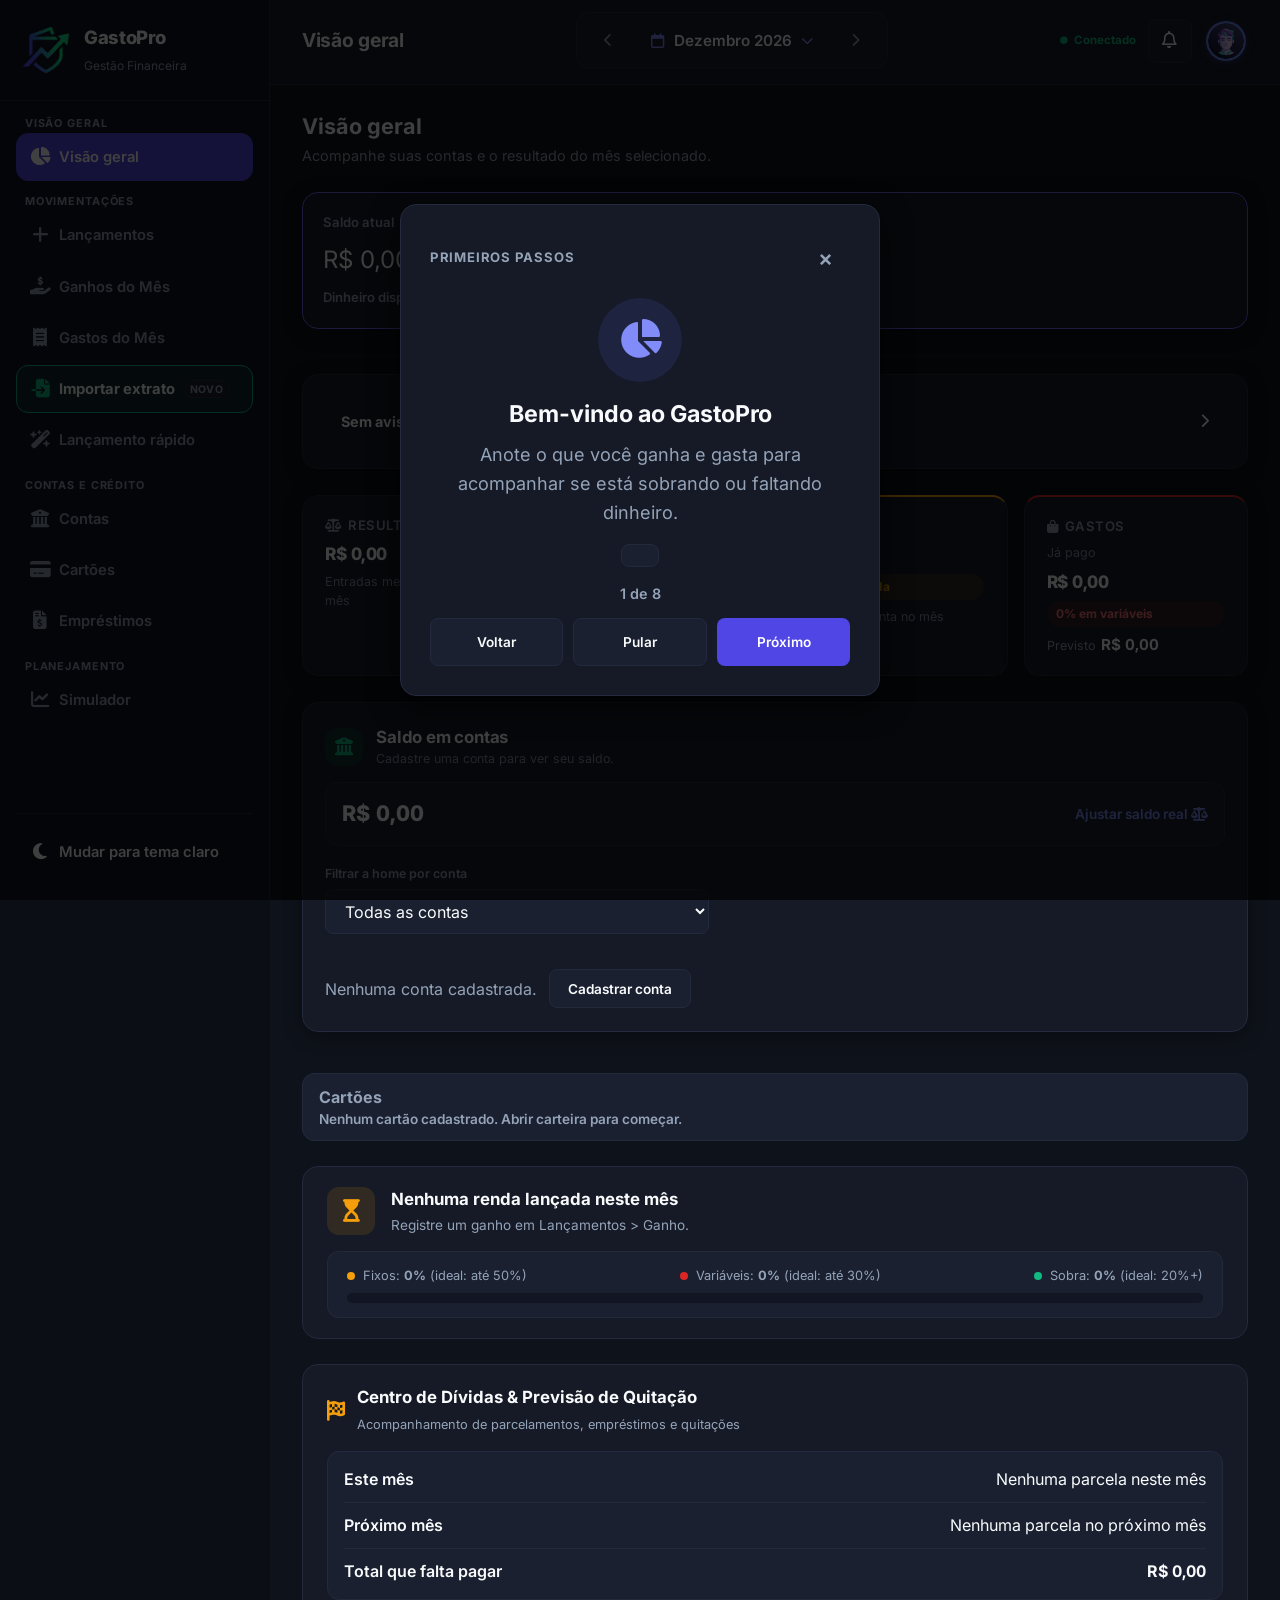
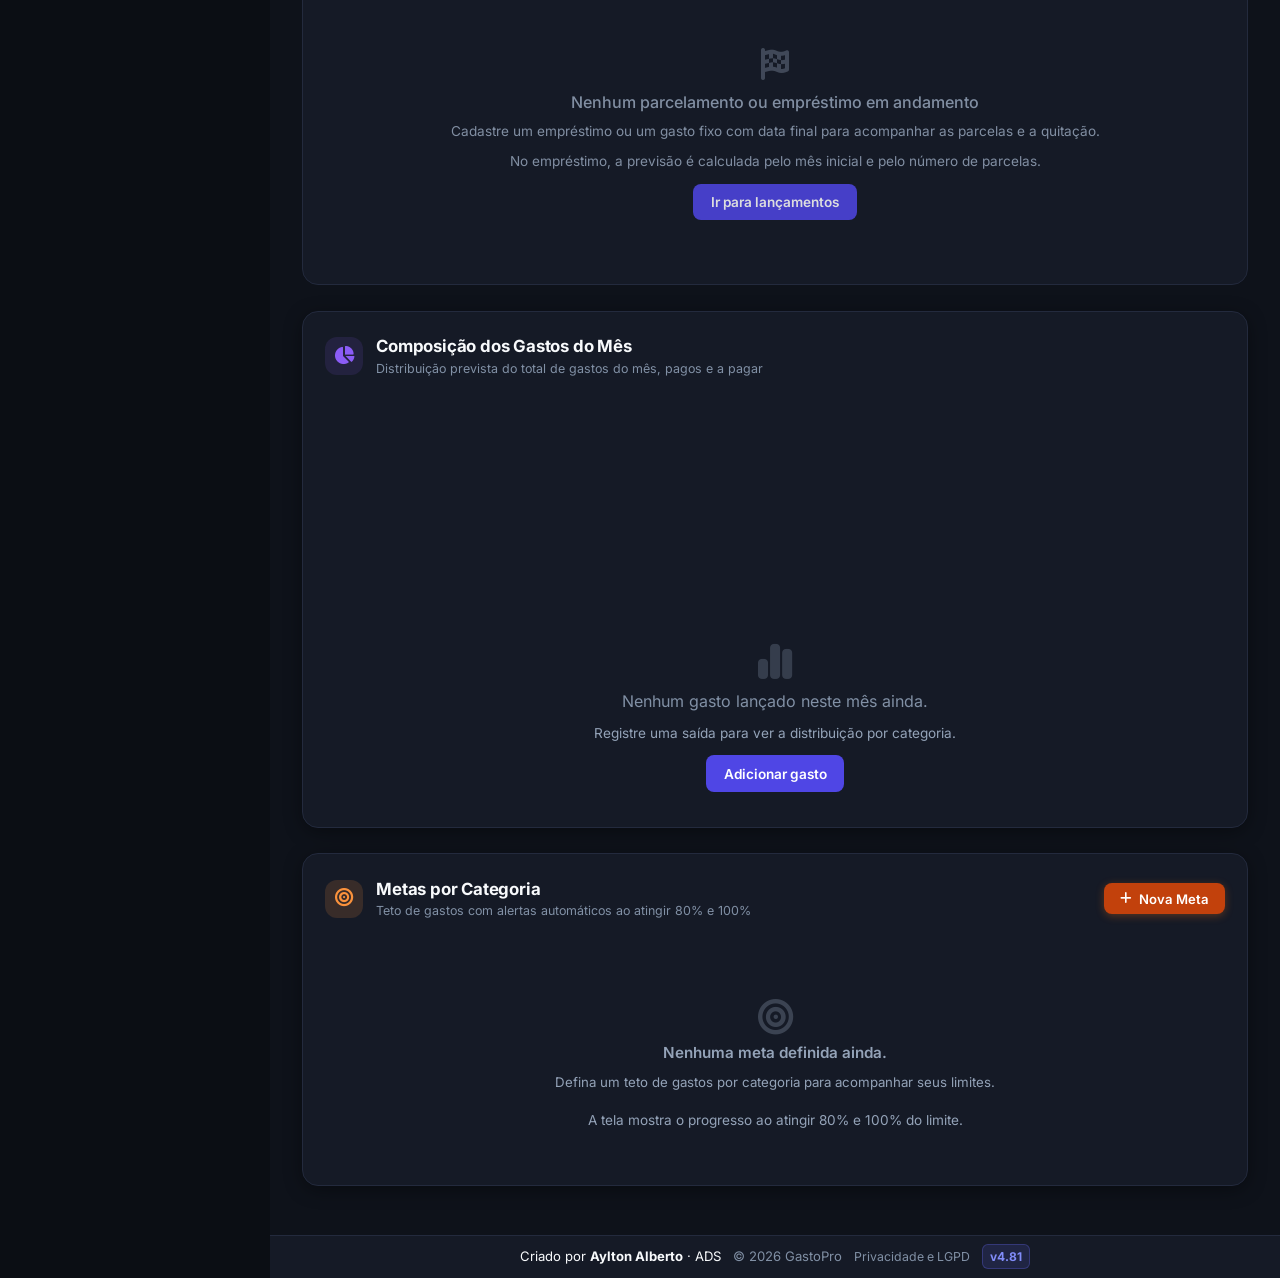
<file: index.html>
<!DOCTYPE html>
<html lang="pt-BR">

<head>
  <meta charset="UTF-8" />
  <meta http-equiv="Content-Security-Policy"
    content="default-src 'self';
             script-src 'self';
             style-src 'self' 'unsafe-inline';
             font-src 'self';
             img-src 'self' data: blob: https://*.googleusercontent.com;
             object-src 'none';
             base-uri 'self';
             form-action 'self';
             connect-src 'self' https://xfjhgzcqlrhpckqwnqtk.supabase.co wss://xfjhgzcqlrhpckqwnqtk.supabase.co;" />

  <script src="js/theme.js"></script>
  <meta name="viewport" content="width=device-width, initial-scale=1.0, viewport-fit=cover" />
  <title>GastoPro — Controle de Gastos & Saúde Financeira</title>
  <meta name="description"
    content="GastoPro: controle financeiro pessoal profissional com Dashboard de Saúde Financeira, Ganhos e Gastos integrados." />
  <meta name="theme-color" content="#0b0e14" />
  <meta name="mobile-web-app-capable" content="yes" />
  <meta name="apple-mobile-web-app-capable" content="yes" />
  <meta name="apple-mobile-web-app-status-bar-style" content="default" />
  <meta name="apple-mobile-web-app-title" content="GastoPro" />
  <link rel="icon" type="image/png" sizes="192x192" href="assets/icon-192.png" />
  <link rel="apple-touch-icon" sizes="180x180" href="assets/apple-touch-icon.png" />
  <link rel="manifest" href="manifest.json" />

  <link rel="stylesheet" href="assets/fontawesome/css/all.min.css" />

  <!-- CSS -->
  <link rel="stylesheet" href="css/style.css" />
</head>

<body class="auth-checking">

  <a class="skip-link" href="#mainContent">Pular para o conteúdo</a>

  <div class="app-shell">

    <!-- Overlay para fechar sidebar no mobile ao clicar fora -->
    <div class="sidebar-overlay" id="sidebarOverlay"></div>

    <!-- ==========================================
         MENU LATERAL (SIDEBAR)
         ========================================== -->
    <aside class="sidebar" id="sidebar">
      <div class="sidebar-top">
        <div class="brand">
          <img src="assets/logo-symbol.png" alt="Símbolo GastoPro" class="brand-logo-img" />
          <div class="brand-text">
            <h2>GastoPro</h2>
            <span>Gestão Financeira</span>
          </div>
        </div>
        <button class="sidebar-close-btn" id="closeSidebarBtn" title="Fechar Menu" aria-label="Fechar menu de navegação">
          <i class="fa-solid fa-xmark"></i>
        </button>
      </div>

      <nav class="sidebar-nav">
        <div class="sidebar-nav-groups">
          <section class="sidebar-group" aria-labelledby="sidebarDailyTitle">
            <h3 class="sidebar-group-title" id="sidebarDailyTitle">Visão geral</h3>
            <button class="nav-item active" data-view="dashboard" id="navDashboard">
              <i class="fa-solid fa-chart-pie"></i>
              <span>Visão geral</span>
            </button>
          </section>

          <section class="sidebar-group" aria-labelledby="sidebarMovementTitle">
            <h3 class="sidebar-group-title" id="sidebarMovementTitle">Movimentações</h3>
            <button class="nav-item" data-view="entries" id="navEntries">
              <i class="fa-solid fa-plus"></i>
              <span>Lançamentos</span>
            </button>
            <button class="nav-item" data-view="incomes" id="navIncomes">
              <i class="fa-solid fa-hand-holding-dollar"></i>
              <span>Ganhos do Mês</span>
              <span class="nav-badge" id="sidebarIncomeCount" hidden></span>
            </button>
            <button class="nav-item" data-view="expenses" id="navExpenses">
              <i class="fa-solid fa-receipt"></i>
              <span>Gastos do Mês</span>
              <span class="nav-badge" id="sidebarExpenseCount" hidden></span>
            </button>
            <button class="nav-item nav-item-import" id="sidebarImportBtn" title="Importar extrato ou nota fiscal">
              <i class="fa-solid fa-file-import"></i>
              <span>Importar extrato</span>
              <span class="nav-import-badge">Novo</span>
            </button>
            <button class="nav-item nav-item-wizard" id="sidebarWizardBtn" title="Lançamento rápido guiado em 4 passos">
              <i class="fa-solid fa-wand-magic-sparkles"></i>
              <span>Lançamento rápido</span>
            </button>
          </section>

          <section class="sidebar-group" aria-labelledby="sidebarMoreTitle">
            <h3 class="sidebar-group-title" id="sidebarMoreTitle">Contas e crédito</h3>
            <button class="nav-item" data-view="accounts" id="navAccounts">
              <i class="fa-solid fa-building-columns"></i>
              <span>Contas</span>
            </button>
            <button class="nav-item" data-view="cards" id="navCards">
              <i class="fa-solid fa-credit-card"></i>
              <span>Cartões</span>
            </button>
            <button class="nav-item" data-view="loans" id="navLoans">
              <i class="fa-solid fa-file-invoice-dollar"></i>
              <span>Empréstimos</span>
            </button>
          </section>

          <section class="sidebar-group" aria-labelledby="sidebarPlanningTitle">
            <h3 class="sidebar-group-title" id="sidebarPlanningTitle">Planejamento</h3>
            <button class="nav-item" data-view="simulator" id="navSimulator">
              <i class="fa-solid fa-chart-line" aria-hidden="true"></i>
              <span>Simulador</span>
            </button>
          </section>
        </div>

        <div class="sidebar-footer">
          <button class="nav-item" data-view="admin" id="navAdmin" hidden>
            <i class="fa-solid fa-shield-halved"></i>
            <span>Admin</span>
            <span class="nav-badge admin-nav-badge" id="adminNewCount" aria-label="0 mensagens novas" hidden>0</span>
          </button>
          <button type="button" class="nav-item theme-toggle-btn" id="themeToggleBtn"
            aria-label="Mudar para tema claro" aria-pressed="false" title="Mudar para tema claro">
            <i class="fa-solid fa-moon" id="themeToggleIcon" aria-hidden="true"></i>
            <span class="theme-toggle-label" id="themeToggleLabel">Mudar para tema claro</span>
          </button>
        </div>
      </nav>
    </aside>

    <!-- ==========================================
         ÁREA PRINCIPAL DE CONTEÚDO
         ========================================== -->
    <div class="main-content">

      <!-- Topbar Header -->
      <header class="topbar">
        <div class="topbar-left">
          <button class="menu-toggle-btn" id="menuToggleBtn" title="Alternar Menu" aria-label="Abrir menu de navegação" aria-expanded="false">
            <i class="fa-solid fa-bars"></i>
          </button>
          <h1 class="view-title" id="currentViewTitle">Visão geral</h1>
        </div>

        <button type="button" class="mobile-brand" data-goto="dashboard" aria-label="GastoPro — início">
          <img src="assets/logo-symbol.png" alt="" />
          <span>GastoPro</span>
        </button>

        <!-- Seletor de Mês com Mini Calendário Popover -->
        <div class="month-selector-bar" id="monthSelectorBar">
          <button id="prevMonthBtn" class="btn-icon" title="Mês anterior" aria-label="Mês anterior">
            <i class="fa-solid fa-chevron-left"></i>
          </button>

          <button class="current-month-display" id="monthPickerTrigger" title="Clique para abrir o calendário de meses" aria-haspopup="dialog" aria-expanded="false">
            <i class="fa-regular fa-calendar text-primary"></i>
            <span id="currentMonthLabel"></span>
            <i class="fa-solid fa-chevron-down caret-icon"></i>
          </button>

          <button id="nextMonthBtn" class="btn-icon" title="Próximo mês" aria-label="Próximo mês">
            <i class="fa-solid fa-chevron-right"></i>
          </button>

          <!-- POPOVER CALENDÁRIO DE MESES -->
          <div class="month-picker-popover" id="monthPickerPopover" role="dialog" aria-label="Selecionar mês">
            <div class="picker-year-nav">
              <button class="btn-icon btn-sm" id="pickerPrevYearBtn" title="Ano anterior" aria-label="Ano anterior">
                <i class="fa-solid fa-chevron-left"></i>
              </button>
              <strong id="pickerYearDisplay">2026</strong>
              <button class="btn-icon btn-sm" id="pickerNextYearBtn" title="Próximo ano" aria-label="Próximo ano">
                <i class="fa-solid fa-chevron-right"></i>
              </button>
            </div>

            <div class="picker-months-grid" id="pickerMonthsGrid">
              <!-- Renderizado dinamicamente -->
            </div>
          </div>
        </div>

        <!-- Topbar Right: Saldo + Botão Atualizar + Foto/Avatar do Usuário -->
        <div class="topbar-right">
          <div class="connectivity-status" id="connectivityStatus" role="status" aria-live="polite">
            <i class="fa-solid fa-circle" aria-hidden="true"></i>
            <span>Conectando</span>
          </div>
          <div class="topbar-summary">
            <div class="topbar-balance-content">
              <div class="topbar-balance-line">
                <span class="topbar-label">Saldo atual:</span>
                <button type="button" class="topbar-value financial-amount financial-amount--neutral topbar-balance-button" id="topbarBalance"
                  data-action="open-balance-adjustment" aria-label="Ajustar saldo real da conta">R$ 0,00</button>
                <span class="topbar-empty-message" id="topbarBalanceEmpty" hidden>Cadastre uma conta para ver seu saldo.</span>
              </div>
              <div class="topbar-month-result">
                <span>Resultado do mês:</span>
                <strong class="financial-amount financial-amount--neutral" id="topbarMonthlyResult">R$ 0,00</strong>
              </div>
              <small class="account-balance-date-note topbar-balance-date-note" id="topbarBalanceDateNote" hidden>
                Informe a data do saldo inicial para maior precisão.
              </small>
            </div>
          </div>

          <button type="button" class="notifications-trigger" id="notificationsTrigger" data-action="toggle-notifications"
            aria-label="Abrir avisos" aria-expanded="false" aria-controls="notificationsPanel">
            <i class="fa-regular fa-bell" aria-hidden="true"></i>
            <span class="notifications-unread-count" id="notificationsUnreadCount" hidden>0</span>
          </button>

          <button class="user-avatar-btn" id="userMenuBtn" title="Menu do Usuário" aria-label="Abrir menu do usuário" aria-haspopup="dialog" aria-expanded="false">
            <img src="assets/default_avatar.jpg" alt="Avatar do Usuário" class="user-avatar-sm" id="topbarAvatarImg" referrerpolicy="no-referrer" />
          </button>
        </div>
      </header>

      <nav class="mobile-bottom-nav" id="mobileBottomNav" aria-label="Navegação principal">
        <button type="button" class="mobile-bottom-nav-item is-active" data-action="mobile-nav"
          data-destination="home" aria-label="Início" aria-current="page">
          <i class="fa-solid fa-house" aria-hidden="true"></i><span>Início</span>
        </button>
        <button type="button" class="mobile-bottom-nav-item" data-action="mobile-nav"
          data-destination="entries" aria-label="Lançamentos">
          <i class="fa-solid fa-list" aria-hidden="true"></i><span>Lançamentos</span>
        </button>
        <button type="button" class="mobile-bottom-nav-item" data-action="mobile-nav"
          data-destination="cards" aria-label="Cartões">
          <i class="fa-solid fa-credit-card" aria-hidden="true"></i><span>Cartões</span>
        </button>
        <button type="button" class="mobile-bottom-nav-item" data-action="mobile-nav"
          data-destination="simulator" aria-label="Simulador">
          <i class="fa-solid fa-chart-line" aria-hidden="true"></i><span>Simulador</span>
        </button>
        <button type="button" class="mobile-bottom-nav-item" data-action="mobile-nav"
          data-destination="more" aria-label="Mais opções">
          <i class="fa-solid fa-ellipsis" aria-hidden="true"></i><span>Mais</span>
        </button>
      </nav>

      <section class="notifications-panel" id="notificationsPanel" aria-label="Central de avisos" hidden>
        <div class="notifications-panel-header">
          <div>
            <h2>Avisos</h2>
            <p id="notificationsUnreadLabel">Nenhum aviso não lido</p>
          </div>
          <button type="button" class="drawer-close-btn notifications-close" id="closeNotificationsBtn"
            aria-label="Fechar avisos">&times;</button>
        </div>
        <div class="notifications-panel-actions">
          <button type="button" class="notification-text-action" data-action="notifications-clear-all">Limpar tudo</button>
        </div>
        <div class="notifications-list" id="notificationsList" aria-live="polite"></div>
        <details class="notifications-settings">
          <summary>Escolher quais avisos aparecem</summary>
          <div id="notificationSettingsList"></div>
        </details>
      </section>

      <!-- ==========================================
           DRAWER LATERAL DO USUÁRIO (DIREITA)
           ========================================== -->
      <div class="profile-drawer-overlay" id="profileDrawerOverlay"></div>
      <aside class="profile-drawer" id="profileDrawer" role="dialog" aria-modal="true" aria-label="Menu do usuário" aria-hidden="true" inert>
        <div class="drawer-header">
          <h3>Painel do Usuário</h3>
          <button class="drawer-close-btn" id="closeDrawerBtn" aria-label="Fechar menu do usuário">&times;</button>
        </div>

        <div class="drawer-body">
          <section class="drawer-section drawer-profile-section">
            <h4 class="drawer-section-title">Perfil</h4>
            <div class="drawer-user-card">
              <label class="profile-name-label" for="profileNameInput">Seu nome</label>
              <div class="drawer-avatar-wrapper" id="changeAvatarBtn" role="button" tabindex="0"
                aria-label="Enviar foto de perfil" title="Clique para fazer upload da sua foto">
                <div class="drawer-user-avatar">
                  <img src="assets/default_avatar.jpg" alt="Avatar do Usuário" id="drawerAvatarImg" referrerpolicy="no-referrer" />
                </div>
                <div class="avatar-camera-badge"><i class="fa-solid fa-camera"></i></div>
              </div>
              <input type="file" id="avatarFileInput" accept="image/jpeg,image/png,image/webp" style="display: none;" />
              <div class="drawer-user-info">
                <div class="profile-name-edit-row">
                  <input type="text" id="profileNameInput" class="profile-name-input" value="" placeholder="Escreva seu nome..." />
                  <button type="button" id="saveProfileNameBtn" class="btn-save-name" title="Salvar nome" aria-label="Salvar nome do perfil">
                    <i class="fa-solid fa-check" aria-hidden="true"></i><span>Salvar nome</span>
                  </button>
                </div>
              </div>
              <p class="drawer-storage-status" id="drawerStorageStatus">
                <i class="fa-solid fa-cloud-arrow-up text-primary" aria-hidden="true"></i>
                <span id="accountStatusText">Modo Local (Não conectado)</span>
              </p>
            </div>
            <div class="avatar-gallery" id="avatarGallery" role="group" aria-label="Galeria de avatares"></div>
            <button type="button" class="drawer-action-btn avatar-remove-button" id="removeProfilePhotoBtn" hidden>
              <div class="action-icon bg-primary-soft">
                <i class="fa-solid fa-image-portrait text-primary" aria-hidden="true"></i>
              </div>
              <div class="action-text">
                <strong>Remover foto</strong>
                <span>Voltar ao avatar escolhido</span>
              </div>
            </button>
          </section>

          <section class="drawer-section drawer-account-section">
            <h4 class="drawer-section-title">Conta</h4>
            <div class="drawer-account-controls">
            <div id="accountGuestCard" class="account-card">
              <p class="account-desc">Crie uma conta gratuita para sincronizar seus dados entre dispositivos.</p>
              <button type="button" id="openAuthModalBtn" class="btn-auth-trigger">
                <i class="fa-solid fa-arrow-right-to-bracket" aria-hidden="true"></i> Entrar ou Criar Conta
              </button>
            </div>
            <div id="accountLoggedCard" class="account-card" style="display: none;">
              <div class="logged-user-row">
                <i class="fa-solid fa-circle-check text-success" aria-hidden="true"></i>
                <div>
                  <strong id="loggedUserEmail">usuario@email.com</strong>
                  <small>Conectado via Nuvem</small>
                </div>
              </div>
              <button type="button" id="logoutBtn" class="btn-auth-logout">
                <i class="fa-solid fa-arrow-right-from-bracket" aria-hidden="true"></i> Sair da Conta
              </button>
            </div>
            <button type="button" id="refreshAppBtn" class="drawer-action-btn" title="Atualizar dados e sincronizar">
              <div class="action-icon bg-primary-soft">
                <i class="fa-solid fa-arrows-rotate text-primary" id="refreshIcon" aria-hidden="true"></i>
              </div>
              <div class="action-text">
                <strong>Atualizar dados</strong>
                <span>Sincronizar e atualizar esta tela</span>
              </div>
            </button>
            </div>
          </section>

          <section class="drawer-section drawer-privacy-section">
            <h4 class="drawer-section-title">Privacidade</h4>
            <label class="privacy-consent-setting" for="adminVisibilityEnabled">
              <input type="checkbox" id="adminVisibilityEnabled" />
              <span>
                <strong>Permitir que o administrador veja meu nome e e-mail</strong>
                <small>Desligado por padrão. Você pode revogar a qualquer momento.</small>
              </span>
            </label>
            <label class="privacy-consent-setting" for="usageTelemetryEnabled">
              <input type="checkbox" id="usageTelemetryEnabled" />
              <span>
                <strong>Compartilhar dados de uso para melhorar o app</strong>
                <small>Desligado por padrão. Compartilha apenas eventos de uso sem texto livre ou dados financeiros.</small>
              </span>
            </label>
            <p class="privacy-sync-status" id="privacySyncStatus" role="status" aria-live="polite" hidden>
              Alteração ainda não enviada ao servidor
            </p>
            <a href="#" id="drawerPrivacyLink" class="drawer-privacy-link">Política de Privacidade</a>
          </section>

          <section class="drawer-section drawer-data-section">
            <h4 class="drawer-section-title">Dados e cópia de segurança</h4>
            <div class="drawer-backup-controls">
            <h5 class="drawer-subsection-title">Cópia de segurança</h5>
            <p class="user-data-description">
              A cópia serve para guardar e restaurar seus dados no app; não é feita para abrir ou ler.
              A exportação inclui lançamentos, gastos fixos, metas, contas, cartões, compras no cartão,
              regras de Fixo e mensagens enviadas em Fale comigo.
            </p>
            <button id="exportBtn" class="drawer-action-btn" title="Exportar todos os meus dados">
              <div class="action-icon bg-primary-soft">
                <i class="fa-solid fa-download text-primary" aria-hidden="true"></i>
              </div>
              <div class="action-text">
                <strong>Exportar todos os meus dados</strong>
                <span>Cópia de segurança (para restaurar no app)</span>
              </div>
            </button>
            <button type="button" id="restoreBackupBtn" class="drawer-action-btn" title="Restaurar cópia de segurança">
              <div class="action-icon bg-primary-soft">
                <i class="fa-solid fa-upload text-primary" aria-hidden="true"></i>
              </div>
              <div class="action-text">
                <strong>Restaurar cópia de segurança</strong>
                <span>Mesclar ou substituir os dados deste aparelho</span>
              </div>
            </button>
            <input type="file" id="restoreBackupFile" accept=".json,application/json" hidden />
            <h5 class="drawer-subsection-title">Relatórios</h5>
            <button type="button" id="openReportModalBtn" class="drawer-action-btn"
              title="Relatório para ler ou imprimir (PDF)" aria-haspopup="dialog" aria-controls="reportModal">
              <div class="action-icon bg-primary-soft">
                <i class="fa-solid fa-file-pdf text-primary" aria-hidden="true"></i>
              </div>
              <div class="action-text">
                <strong>Relatório para ler ou imprimir (PDF)</strong>
                <span>Gerar um relatório financeiro para impressão</span>
              </div>
            </button>
            <button type="button" id="openAccountantReportBtn" class="drawer-action-btn"
              title="Gerar relatório para o contador" aria-haspopup="dialog" aria-controls="reportModal">
              <div class="action-icon bg-primary-soft">
                <i class="fa-solid fa-file-invoice-dollar text-primary" aria-hidden="true"></i>
              </div>
              <div class="action-text">
                <strong>Relatório para o contador</strong>
                <span>Organizador local em CSV, Excel ou PDF</span>
              </div>
            </button>
            </div>
          </section>

          <section class="drawer-section drawer-about-section">
            <h4 class="drawer-section-title">App</h4>
            <div class="app-update-notice" id="appUpdateNotice" role="status" hidden>
              <span>Nova versão disponível.</span>
              <button type="button" class="btn-secondary" id="appUpdateCheckBtn">Atualizar</button>
            </div>
            <button id="drawerRefreshBtn" class="drawer-action-btn" title="Buscar nova versão do app" aria-label="Buscar nova versão do app">
              <div class="action-icon bg-primary-soft">
                <i class="fa-solid fa-cloud-arrow-down text-primary" id="drawerRefreshIcon" aria-hidden="true"></i>
              </div>
              <div class="action-text">
                <strong>Buscar nova versão do app</strong>
                <span>Versão v4.81</span>
              </div>
            </button>
            <div class="drawer-about-help">
            <h5 class="drawer-subsection-title">Ajuda e contato</h5>
            <button type="button" class="drawer-action-btn" id="reopenOnboardingBtn">
              <div class="action-icon bg-primary-soft">
                <i class="fa-solid fa-play text-primary" aria-hidden="true"></i>
              </div>
              <div class="action-text">
                <strong>Ver tutorial de novo</strong>
                <span>Rever as dicas de primeiro acesso</span>
              </div>
            </button>
            <details class="how-to-use-section" id="userTutorials">
              <summary class="irreversible-actions-summary" aria-expanded="false">
                <span class="action-text">
                  <strong>Tutoriais</strong>
                </span>
                <svg class="irreversible-actions-chevron" viewBox="0 0 24 24" fill="none"
                  stroke="currentColor" stroke-width="2" aria-hidden="true" focusable="false">
                  <path d="m6 9 6 6 6-6"></path>
                </svg>
              </summary>
              <div class="how-to-use-topics" id="howToUseTopics"></div>
            </details>
            <button type="button" id="navContact" class="drawer-action-btn contact-shortcut" data-action="open-contact">
              <div class="action-icon bg-primary-soft">
                <i class="fa-regular fa-comment-dots text-primary" aria-hidden="true"></i>
              </div>
              <div class="action-text">
                <strong>Fale comigo</strong>
                <span>Enviar mensagem e acompanhar respostas</span>
              </div>
            </button>
            </div>
          </section>

          <section class="drawer-section drawer-advanced-section">
            <h4 class="drawer-section-title">Avançado</h4>
            <details class="diagnostic-details" id="diagnosticDetails" hidden>
              <summary>Diagnóstico (temporário)</summary>
              <p class="diagnostic-description">
                O registro fica só neste aparelho e não é enviado a ninguém.
              </p>
              <div class="diagnostic-actions">
                <button type="button" class="btn-secondary" id="diagnosticCopyButton">Copiar registro</button>
                <button type="button" class="btn-secondary" id="diagnosticClearButton">Limpar registro</button>
              </div>
              <p class="diagnostic-status" id="diagnosticStatus" role="status" aria-live="polite"></p>
              <ol class="diagnostic-log-list" id="diagnosticLogList" aria-label="Eventos de diagnóstico"></ol>
            </details>
          <details class="irreversible-actions" id="irreversibleActions">
            <summary class="irreversible-actions-summary" aria-expanded="false">
              <i class="fa-solid fa-triangle-exclamation" aria-hidden="true"></i>
              <span class="action-text">
                <strong>Zona de perigo</strong>
                <span>Zerar ou apagar dados; excluir conta.</span>
              </span>
              <svg class="irreversible-actions-chevron" viewBox="0 0 24 24" fill="none"
                stroke="currentColor" stroke-width="2" aria-hidden="true" focusable="false">
                <path d="m6 9 6 6 6-6"></path>
              </svg>
            </summary>
            <div class="irreversible-action">
              <button type="button" id="clearDataBtn" class="irreversible-action-button" data-risk-level="1"
                aria-label="Zerar dados financeiros. Apaga lançamentos, fixos, contas, cartões, compras, metas e regras; preserva perfil, mensagens e login."
                title="Apaga lançamentos, fixos, contas, cartões, compras, metas e regras. Preserva perfil, mensagens e login.">
                <i class="fa-solid fa-trash-can" aria-hidden="true"></i> Zerar dados financeiros
              </button>
              <p class="irreversible-action-description">Apaga lançamentos, fixos, contas, cartões, compras, metas e regras. Preserva perfil, mensagens e login.</p>
            </div>
            <div class="irreversible-action">
              <button type="button" id="deleteAllMyDataBtn" class="irreversible-action-button" data-risk-level="2"
                aria-label="Apagar meus dados e manter o login. Apaga dados financeiros, perfil, mensagens e eventos."
                title="Apaga dados financeiros, perfil, mensagens e eventos. Mantém sua conta de login.">
                <i class="fa-solid fa-trash-can" aria-hidden="true"></i> Apagar meus dados
              </button>
              <p class="irreversible-action-description">Apaga dados financeiros, perfil, mensagens e eventos. Mantém sua conta de login.</p>
            </div>
            <div class="irreversible-action irreversible-action-account" id="deleteAccountAction" hidden>
              <button type="button" id="deleteAccountBtn" class="irreversible-action-button" data-risk-level="3"
                aria-label="Excluir conta definitivamente. Remove a conta de login e todos os dados vinculados na nuvem e neste aparelho."
                title="Remove a conta de login e todos os dados vinculados na nuvem e neste aparelho.">
                <i class="fa-solid fa-user-xmark" aria-hidden="true"></i> Excluir conta
              </button>
              <p class="irreversible-action-description">Remove a conta de login e todos os dados vinculados na nuvem e neste aparelho.</p>
            </div>
          </details>
          </section>
        </div>
      </aside>

      <!-- CONTAINER DAS TELAS COM TRANSIÇÃO SUAVE -->
      <main class="views-wrapper" id="mainContent">

        <!-- ====================================================
             TELA 1: HOME / DASHBOARD & SAÚDE FINANCEIRA
             ==================================================== -->
        <section class="view-section active" id="view-dashboard">

          <div class="dashboard-intro">
            <h2>Visão geral</h2>
            <p>Acompanhe suas contas e o resultado do mês selecionado.</p>
          </div>

          <section class="dashboard-highlight-card" aria-label="Saldo atual">
            <div class="dashboard-highlight-value">
              <span>Saldo atual</span>
              <button type="button" class="financial-amount financial-amount--neutral dashboard-balance-action"
                id="dashboardCurrentBalance" data-action="open-balance-adjustment"
                aria-label="Ajustar saldo real da conta">R$ 0,00</button>
              <span class="dashboard-highlight-description">Dinheiro disponível nas contas hoje</span>
            </div>
            <div class="dashboard-balance-warning" id="dashboardBalanceWarning" role="status" aria-live="polite" hidden>
              <i class="fa-solid fa-triangle-exclamation" aria-hidden="true"></i>
              <span id="dashboardBalanceWarningText"></span>
            </div>
            <div id="dashboardBalanceCheckNotice" class="balance-check-notice" role="status" aria-live="polite" hidden></div>
          </section>

          <section class="install-app-card" id="installAppCard" aria-labelledby="installAppTitle" hidden>
            <div class="install-app-content">
              <div class="install-app-mark" aria-hidden="true">
                <svg viewBox="0 0 24 24" focusable="false">
                  <path d="M12 15V3m0 0L7.5 7.5M12 3l4.5 4.5M5 13v6a2 2 0 0 0 2 2h10a2 2 0 0 0 2-2v-6" />
                </svg>
              </div>
              <div class="install-app-copy">
                <h2 id="installAppTitle">Instalar o app</h2>
                <p>Tenha o GastoPro à mão na tela inicial do celular.</p>
                <div class="install-app-ios-steps" id="installAppIosInstructions" hidden>
                  <div class="install-app-step">
                    <span class="install-app-step-number">1</span>
                    <svg viewBox="0 0 24 24" aria-hidden="true" focusable="false">
                      <path d="M12 15V3m0 0L7.5 7.5M12 3l4.5 4.5M5 13v6a2 2 0 0 0 2 2h10a2 2 0 0 0 2-2v-6" />
                    </svg>
                    <span>Toque em <strong>Compartilhar</strong> no Safari.</span>
                  </div>
                  <div class="install-app-step">
                    <span class="install-app-step-number">2</span>
                    <svg viewBox="0 0 24 24" aria-hidden="true" focusable="false">
                      <path d="M12 3v12m0 0 4-4m-4 4-4-4M5 14v5a2 2 0 0 0 2 2h10a2 2 0 0 0 2-2v-5M9 5h6" />
                    </svg>
                    <span>Escolha <strong>Adicionar à Tela de Início</strong>.</span>
                  </div>
                </div>
              </div>
            </div>
            <div class="install-app-actions">
              <button type="button" class="install-app-dismiss" id="dismissInstallAppButton">Agora não</button>
              <button type="button" class="install-app-primary" id="installAppButton" hidden>Instalar</button>
            </div>
          </section>

          <section class="panel-box financial-insights-panel" id="financialInsightsPanel" aria-label="Alertas e resumo financeiro">
            <button type="button" class="financial-insights-mobile-strip" id="financialInsightsMobileStrip"
              aria-label="Abrir a lista de avisos" aria-controls="notificationsPanel">
              <span id="financialInsightsMobileSummary">Sem avisos</span>
              <i class="fa-solid fa-chevron-right" aria-hidden="true"></i>
            </button>
            <div class="panel-header">
              <div class="panel-title-group">
                <div class="panel-icon bg-green-soft"><i class="fa-solid fa-lightbulb" aria-hidden="true"></i></div>
                <div>
                  <h2>Alertas e resumo</h2>
                  <p>Orientações calculadas neste aparelho com seus lançamentos</p>
                </div>
              </div>
            </div>
            <div class="financial-insights-grid">
              <div class="financial-insights-alerts" id="financialInsightsAlerts" aria-live="polite"></div>
              <section class="financial-month-summary" id="financialMonthSummary" aria-live="polite"></section>
            </div>
          </section>

          <!-- KPIs do Mês -->
          <div class="kpi-grid">
            <!-- Resultado do mês -->
            <div class="kpi-card result-card" role="group" aria-label="Resultado do mês">
              <div class="kpi-header">
                <span class="kpi-title">
                  <i class="fa-solid fa-scale-balanced" aria-hidden="true"></i>
                  <span>Resultado</span>
                </span>
              </div>
              <div class="kpi-value financial-amount financial-amount--neutral" id="dashboardMonthlyResult">R$ 0,00</div>
              <span class="kpi-caption">Entradas menos despesas do mês</span>
            </div>

            <!-- Total Recebido -->
            <div class="kpi-card income-card" data-goto="incomes" role="button" tabindex="0"
              aria-label="Total recebido: abrir e gerenciar entradas do mês" title="Clique para gerenciar ganhos">
              <div class="kpi-header">
                <span class="kpi-title">
                  <i class="fa-solid fa-arrow-down" aria-hidden="true"></i>
                  <span>Recebido</span>
                </span>
              </div>
              <div class="kpi-value text-success financial-amount financial-amount--positive" id="totalIncomeDisplay">R$ 0,00</div>
              <span class="badge badge-success kpi-badge" id="incomeCount">0 entradas</span>
              <span class="kpi-caption">Entradas registradas no mês</span>
            </div>

            <!-- Gastos Fixos -->
            <div class="kpi-card fixed-card" data-goto="expenses" role="button" tabindex="0"
              aria-label="Gastos fixos: abrir e gerenciar gastos do mês" title="Clique para gerenciar gastos">
              <div class="kpi-header">
                <span class="kpi-title">
                  <i class="fa-solid fa-house-lock" aria-hidden="true"></i>
                  <span>Fixos</span>
                </span>
              </div>
              <div class="kpi-value text-warning financial-amount financial-amount--neutral" id="totalFixedDisplay">R$ 0,00</div>
              <span class="badge badge-warning kpi-badge" id="fixedPercentage">0% da renda</span>
              <span class="kpi-caption" id="fixedPaidStatus">Fixos pagos e pendentes</span>
            </div>

            <!-- Gastos do Mês -->
            <div class="kpi-card variable-card" data-goto="expenses" role="button" tabindex="0"
              aria-label="Gastos do mês: abrir e gerenciar gastos" title="Clique para gerenciar gastos">
              <div class="kpi-header">
                <span class="kpi-title">
                  <i class="fa-solid fa-bag-shopping" aria-hidden="true"></i>
                  <span>Gastos</span>
                </span>
              </div>
              <span class="kpi-caption">Já pago</span>
              <div class="kpi-value text-danger financial-amount financial-amount--negative" id="totalPaidExpensesDisplay">R$ 0,00</div>
              <span class="badge badge-danger kpi-badge" id="variablePercentage">0% em variáveis</span>
              <div class="kpi-paid-summary">
                <span>Previsto</span>
                <strong class="financial-amount financial-amount--negative" id="totalExpensesForecastDisplay">R$ 0,00</strong>
              </div>
            </div>
          </div>

          <div class="panel-box account-balance-panel">
            <div class="account-balance-navigation">
              <div class="panel-header">
                <div class="panel-title-group">
                  <div class="panel-icon bg-green-soft"><i class="fa-solid fa-building-columns"></i></div>
                  <div>
                    <h2>Saldo em contas</h2>
                    <p id="accountBalanceFilterLabel">Saldo consolidado de todas as contas</p>
                  </div>
                </div>
              </div>
              <button type="button" class="account-balance-link" data-action="open-balance-adjustment"
                aria-label="Ajustar saldo real das contas">
                <strong id="dashboardAccountBalance">R$ 0,00</strong>
                <span>Ajustar saldo real <i class="fa-solid fa-scale-balanced"></i></span>
              </button>
            </div>
            <div class="form-group account-balance-filters">
              <label for="accountBalanceView">Filtrar a home por conta</label>
              <select id="accountBalanceView" class="form-select" aria-label="Selecionar visão do saldo das contas">
                <option value="all">Todas as contas</option>
                <option value="PF">Todas as contas PF</option>
                <option value="PJ">Todas as contas PJ</option>
              </select>
            </div>
            <div class="account-balance-empty" id="dashboardAccountsEmpty" hidden></div>
          </div>

          <div id="dashboardCreditCardSummary"></div>

          <!-- Diagnóstico de Saúde Financeira -->
          <div class="health-banner" id="healthBanner">
            <div class="health-content">
              <div class="health-status-icon" id="healthStatusIcon">
                <i class="fa-solid fa-heart-pulse"></i>
              </div>
              <div class="health-info">
                <h3 id="healthTitle">Diagnóstico do seu mês</h3>
                <p id="healthDescription">Você está comprometendo suas finanças de forma equilibrada.</p>
              </div>
            </div>

            <!-- Barra 50/30/20 -->
            <div class="health-bars-wrapper">
              <div class="progress-labels">
                <span><span class="dot dot-fixed"></span> Fixos: <strong id="lblPctFixed">0%</strong> (ideal: até
                  50%)</span>
                <span><span class="dot dot-var"></span> Variáveis: <strong id="lblPctVar">0%</strong> (ideal: até
                  30%)</span>
                <span><span class="dot dot-save"></span> Sobra: <strong id="lblPctSave">0%</strong> (ideal: 20%+)</span>
              </div>
              <div class="multi-progress-bar">
                <div class="bar-segment bar-fixed" id="barFixed" style="width: 0%"></div>
                <div class="bar-segment bar-variable" id="barVariable" style="width: 0%"></div>
                <div class="bar-segment bar-savings" id="barSavings" style="width: 0%"></div>
              </div>
            </div>
          </div>

          <!-- Centro de Dívidas & Quitação -->
          <div class="debt-summary-panel">
            <div class="debt-header">
              <div class="debt-title">
                <i class="fa-solid fa-flag-checkered text-warning"></i>
                <div>
                  <h3>Centro de Dívidas & Previsão de Quitação</h3>
                  <span>Acompanhamento de parcelamentos, empréstimos e quitações</span>
                </div>
              </div>
            </div>

            <div class="debt-month-summary" id="debtCenterSummary" aria-live="polite"></div>
            <div class="debt-cards-grid" id="debtCardsGrid">
              <!-- Renderizado dinamicamente -->
            </div>
          </div>

          <!-- Gráfico de Distribuição -->
          <div class="panel-box" id="dashboardCategoryPanel">
            <div class="panel-header">
              <div class="panel-title-group">
                <div class="panel-icon bg-purple-soft"><i class="fa-solid fa-chart-pie"></i></div>
                <div>
                  <h2>Composição dos Gastos do Mês</h2>
                  <p>Distribuição prevista do total de gastos do mês, pagos e a pagar</p>
                </div>
              </div>
            </div>
            <div class="chart-wrapper">
              <div class="category-chart-canvas">
                <canvas id="categoryChart"></canvas>
              </div>
              <ul id="categoryChartLegend" class="category-chart-legend" aria-label="Categorias e porcentagens dos gastos"></ul>
              <div id="chartEmptyMessage" class="chart-empty" style="display: none;"></div>
            </div>
          </div>

          <!-- Metas por Categoria -->
          <div class="panel-box goals-panel" id="goalsDashboardPanel">
            <div class="panel-header">
              <div class="panel-title-group">
                <div class="panel-icon bg-orange-soft"><i class="fa-solid fa-bullseye"></i></div>
                <div>
                  <h2>Metas por Categoria</h2>
                  <p>Teto de gastos com alertas automáticos ao atingir 80% e 100%</p>
                </div>
              </div>
              <button class="btn-add-goal" id="openGoalModalBtn" title="Adicionar meta de gasto">
                <i class="fa-solid fa-plus"></i> Nova Meta
              </button>
            </div>
            <div id="goalsListContainer" class="goals-list">
              <!-- Renderizado dinamicamente por renderGoalsSection() -->
            </div>
            <div id="goalsEmptyState" class="goals-empty" style="display:none;"></div>
          </div>

        <!-- ====================================================
             TELA 2: GANHOS DO MÊS (VER, ALTERAR, EXCLUIR)
             ==================================================== -->
        </section>

        <section class="view-section entry-composer-view" id="view-entries">
          <div class="view-header-card">
            <div class="view-header-info">
              <div class="view-icon-badge"><i class="fa-solid fa-plus"></i></div>
              <div>
                <h2>Lançamentos</h2>
                <p id="entryComposerPrompt">Escolha o que deseja lançar</p>
              </div>
            </div>
          </div>
          <div class="entry-type-selector" role="group" aria-label="Tipo de lançamento">
            <button type="button" class="entry-type-button" data-entry-type="expense"
              aria-pressed="false">Gasto</button>
            <button type="button" class="entry-type-button" data-entry-type="income"
              aria-pressed="false">Ganho</button>
          </div>
          <div class="entry-form-slot" id="entryExpenseFormSlot"></div>
          <div class="entry-form-slot" id="entryIncomeFormSlot"></div>
        </section>

        <section class="view-section" id="view-incomes">


          <div class="view-header-card bg-green-gradient">
            <div class="view-header-info">
              <div class="view-icon-badge"><i class="fa-solid fa-hand-holding-dollar"></i></div>
              <div>
                <h2>Ganhos do Mês</h2>
                <p>Gerencie os ganhos lançados em <span class="badge-month-label"></span></p>
              </div>
            </div>
            <div class="view-header-total">
              <span class="total-caption">Total de Ganhos:</span>
              <span class="total-big text-white financial-amount" id="incomesPageTotal">R$ 0,00</span>
            </div>
            <button type="button" class="btn-primary control-center-create" data-action="open-income-entry">
              <i class="fa-solid fa-plus" aria-hidden="true"></i> Novo ganho
            </button>
          </div>

          <!-- Formulário Rápido de Novo Ganho -->
          <div class="panel-box">
            <div class="panel-header">
              <div class="panel-title-group">
                <div class="panel-icon bg-green-soft"><i class="fa-solid fa-plus"></i></div>
                <div>
                  <h3>Adicionar Novo Ganho</h3>
                  <p>Salário, adiantamento, rendas extras ou reembolsos</p>
                </div>
              </div>
            </div>

            <form id="incomeForm" class="form-grid-6">
              <div>
                <label for="incomeDesc">Descrição</label>
                <input type="text" id="incomeDesc" placeholder="Ex: Salário / Freela" required />
              </div>

              <div>
                <label for="incomeAmount">Valor (R$)</label>
                <div class="input-currency-wrapper">
                  <span class="prefix">R$</span>
                  <input type="number" step="0.01" min="0" id="incomeAmount" placeholder="0,00" required />
                </div>
              </div>

              <div>
                <label for="incomeCategory">Categoria</label>
                <select id="incomeCategory">
                  <option value="Salário">💼 Salário</option>
                  <option value="Adiantamento">📅 Adiantamento</option>
                  <option value="Extra">✨ Renda Extra</option>
                  <option value="Investimentos">📈 Rendimentos</option>
                  <option value="Outros">💵 Outros Ganhos</option>
                </select>
              </div>

              <div>
                <label for="incomeDate">Data do Recebimento</label>
                <input type="date" id="incomeDate" required />
              </div>

              <div class="payment-method-field">
                <label for="incomePaymentMethod">Forma de pagamento</label>
                <select id="incomePaymentMethod" class="payment-method-select"></select>
              </div>

              <div>
                <label for="incomeAccount">Conta</label>
                <select id="incomeAccount" class="account-select">
                  <option value="">Selecione uma conta</option>
                </select>
              </div>

              <div class="form-btn-align">
                <button type="submit" class="btn-primary w-100">
                  <i class="fa-solid fa-plus"></i> Inserir Ganho
                </button>
                <p class="form-submit-status" data-button-state-status role="status" aria-live="polite"></p>
              </div>
            </form>
          </div>

          <!-- Lista Gerenciável de Ganhos -->
          <div class="panel-box">
            <div class="panel-header">
              <div class="panel-title-group">
                <div class="panel-icon bg-green-soft"><i class="fa-solid fa-list-check"></i></div>
                <div>
                  <h3>Lista de Ganhos Registrados</h3>
                  <p>Edite os ganhos; transferências são removidas por completo.</p>
                </div>
              </div>
            </div>

            <div class="entry-filter-grid" aria-label="Filtros de ganhos">
              <div>
                <label for="incomeSearchQuery">Buscar descrição</label>
                <input type="search" id="incomeSearchQuery" data-entry-filter="query"
                  placeholder="Ex.: salário" autocomplete="off" />
              </div>
              <div>
                <label for="incomeSearchFrom">De</label>
                <input type="date" id="incomeSearchFrom" data-entry-filter="from" />
              </div>
              <div>
                <label for="incomeSearchTo">Até</label>
                <input type="date" id="incomeSearchTo" data-entry-filter="to" />
              </div>
              <div>
                <label for="incomeSearchAccount">Conta</label>
                <select id="incomeSearchAccount" data-entry-filter="accountId"></select>
              </div>
              <button type="button" class="btn-secondary entry-filter-reset" data-action="clear-entry-search">
                Limpar filtros
              </button>
              <p class="entry-filter-hint">Os filtros consultam os ganhos do mês selecionado.</p>
            </div>

            <div class="items-cards-list" id="incomesListDetailed">
              <!-- Renderizado dinamicamente -->
            </div>
          </div>

        </section>


        <!-- ====================================================
             TELA 3: GASTOS DO MÊS (VER, INSERIR, ALTERAR, EXCLUIR)
             ==================================================== -->
        <section class="view-section" id="view-expenses">

          <div class="view-header-card bg-red-gradient">
            <div class="view-header-info">
              <div class="view-icon-badge"><i class="fa-solid fa-receipt"></i></div>
              <div>
                <h2>Gastos do Mês</h2>
                <p>Gerencie todos os tipos de gasto de <span
                    class="badge-month-label"></span></p>
              </div>
            </div>
            <div class="view-header-total">
              <span class="total-caption">Já pago:</span>
              <span class="total-big text-white financial-amount" id="expensesPageTotal">R$ 0,00</span>
              <span class="total-caption">Previsto:</span>
              <span class="financial-amount" id="expensesPageForecast">R$ 0,00</span>
            </div>
            <button type="button" class="btn-primary control-center-create" data-action="open-expense-entry">
              <i class="fa-solid fa-plus" aria-hidden="true"></i> Novo gasto
            </button>
          </div>

          <!-- Formulário Rápido de Novo Gasto -->
          <div class="panel-box">
            <div class="panel-header">
              <div class="panel-title-group">
                <div class="panel-icon bg-red-soft"><i class="fa-solid fa-plus"></i></div>
                <div>
                  <h3>Adicionar Novo Gasto</h3>
                  <p>Cadastre despesas fixas ou gastos do dia a dia</p>
                </div>
              </div>
            </div>

            <form id="expenseForm" class="form-grid-6">
              <div>
                <label for="expenseDesc">Descrição do Gasto</label>
                <input type="text" id="expenseDesc" placeholder="Ex: Supermercado / Aluguel" required />
              </div>

              <div id="expenseAmountGroup">
                <label for="expenseAmount">Valor (R$)</label>
                <div class="input-currency-wrapper">
                  <span class="prefix">R$</span>
                  <input type="number" step="0.01" min="0" id="expenseAmount" placeholder="0,00" required />
                </div>
              </div>

              <div>
                <label for="expenseType">Tipo de Gasto</label>
                <select id="expenseType" required>
                  <option value="fixed">🔒 Gasto Fixo Contínuo</option>
                  <option value="variable">🛒 Variável / Dia a dia</option>
                </select>
              </div>

              <div id="expenseEndMonthWrapper" style="display: none;">
                <label for="expenseEndMonth">Mês Final (Quitação)</label>
                <input type="month" id="expenseEndMonth" placeholder="Ex: 2027-12" />
              </div>

              <div id="expenseDueDayWrapper" hidden>
              <label for="expenseDueDay">Dia do vencimento</label>
              <input type="number" id="expenseDueDay" min="1" max="31" step="1"
                inputmode="numeric" placeholder="1 a 31" />
              </div>

              <div id="expenseCategoryGroup">
                <label for="expenseCategory">Categoria</label>
                <select id="expenseCategory"></select>
              </div>

              <div id="expenseDateGroup">
                <label for="expenseDate">Data do Gasto</label>
                <input type="date" id="expenseDate" required />
              </div>

              <div id="expensePaymentMethodGroup" class="payment-method-field">
                <label for="expensePaymentMethod">Forma de pagamento</label>
                <select id="expensePaymentMethod" class="payment-method-select"></select>
              </div>

              <div id="expenseCreditFields" hidden>
                <label for="expenseCreditCard">Cartão e parcelas</label>
                <div class="form-row-2">
                  <select id="expenseCreditCard" aria-label="Cartão de crédito"></select>
                  <select id="expenseInstallments" aria-label="Quantidade de parcelas"></select>
                </div>
                <div id="expenseCreditCardPreview" class="credit-card-select-preview" aria-live="polite"></div>
                <small class="form-hint" id="expenseCreditCardHint"></small>
                <label for="expenseCreditAccount">Conta de destino</label>
                <select id="expenseCreditAccount" class="account-select">
                  <option value="">Selecione uma conta</option>
                </select>
              </div>

              <div id="expenseAccountGroup">
                <label for="expenseAccount">Conta</label>
                <select id="expenseAccount" class="account-select">
                  <option value="">Selecione uma conta</option>
                </select>
              </div>

              <div class="form-btn-align">
                <button type="submit" class="btn-danger w-100">
                  <i class="fa-solid fa-plus"></i> Inserir Gasto
                </button>
                <p class="form-submit-status" data-button-state-status role="status" aria-live="polite"></p>
              </div>
            </form>
          </div>

          <!-- Filtros de Visualização -->
          <div class="filter-tabs-row">
            <div class="filter-buttons">
              <button class="filter-btn active" data-filter="all">Todos os Gastos</button>
              <button class="filter-btn" data-filter="fixed">🔒 Fixos & Dívidas</button>
              <button class="filter-btn" data-filter="variable">🛒 Variáveis</button>
            </div>
            <div class="expenses-subtotals">
              <span>Fixos: <strong class="text-warning" id="subtotalFixedLabel">R$ 0,00</strong></span>
              <span>Variáveis: <strong class="text-danger" id="subtotalVarLabel">R$ 0,00</strong></span>
            </div>
          </div>

          <!-- Lista Gerenciável de Gastos -->
          <div class="panel-box">
            <div class="panel-header">
              <div class="panel-title-group">
                <div class="panel-icon bg-red-soft"><i class="fa-solid fa-list-check" aria-hidden="true"></i></div>
                <div>
                  <h3>Gastos registrados</h3>
                  <p>Consulte e gerencie os gastos do mês selecionado.</p>
                </div>
              </div>
            </div>
            <div class="entry-filter-grid" aria-label="Filtros de gastos">
              <div>
                <label for="expenseSearchQuery">Buscar descrição</label>
                <input type="search" id="expenseSearchQuery" data-entry-filter="query"
                  placeholder="Ex.: mercado" autocomplete="off" />
              </div>
              <div>
                <label for="expenseSearchFrom">De</label>
                <input type="date" id="expenseSearchFrom" data-entry-filter="from" />
              </div>
              <div>
                <label for="expenseSearchTo">Até</label>
                <input type="date" id="expenseSearchTo" data-entry-filter="to" />
              </div>
              <div>
                <label for="expenseSearchAccount">Conta</label>
                <select id="expenseSearchAccount" data-entry-filter="accountId"></select>
              </div>
              <button type="button" class="btn-secondary entry-filter-reset" data-action="clear-entry-search">
                Limpar filtros
              </button>
              <p class="entry-filter-hint">Os filtros consultam os gastos do mês selecionado.</p>
            </div>
            <div class="items-cards-list" id="expensesListDetailed">
              <!-- Renderizado dinamicamente -->
            </div>
          </div>

        </section>

        <section class="view-section" id="view-loans">
          <div class="view-header-card">
            <div class="view-header-info">
              <div class="view-icon-badge"><i class="fa-solid fa-hand-holding-dollar"></i></div>
              <div>
                <h2>Empréstimos</h2>
                <p>O valor recebido entra no saldo da conta, não como renda; as parcelas ficam como gastos a pagar.</p>
              </div>
            </div>
          </div>

          <div class="panel-box loan-form-panel">
            <div class="panel-header">
              <div class="panel-title-group">
                <div class="panel-icon bg-green-soft"><i class="fa-solid fa-plus"></i></div>
                <div>
                  <h3 id="loanFormTitle">Adicionar empréstimo</h3>
                  <p>Informe o valor recebido, as parcelas e a conta de destino.</p>
                </div>
              </div>
            </div>
            <form id="loanForm" class="loan-form-grid">
              <input type="hidden" id="loanEditId" />
              <div>
                <label for="loanDesc">Descrição</label>
                <input type="text" id="loanDesc" maxlength="300" required />
              </div>
              <div>
                <label for="loanReceivedAmount">Valor recebido (R$)</label>
                <input type="number" id="loanReceivedAmount" min="0" max="9999999999.99" step="0.01" inputmode="decimal" required />
              </div>
              <div>
                <label for="loanReceivedDate">Data do recebimento</label>
                <input type="date" id="loanReceivedDate" required />
              </div>
              <div>
                <label for="loanTotalPayable">Total a pagar (R$)</label>
                <input type="number" id="loanTotalPayable" min="0" max="9999999999.99" step="0.01" inputmode="decimal" required />
              </div>
              <div>
                <label for="loanInstallmentCount">Número de parcelas</label>
                <input type="number" id="loanInstallmentCount" min="1" max="480" step="1" inputmode="numeric" required />
              </div>
              <div>
                <label for="loanInstallmentAmount">Valor da parcela (R$)</label>
                <input type="number" id="loanInstallmentAmount" min="0" max="9999999999.99" step="0.01" inputmode="decimal" readonly required />
              </div>
              <div>
                <label for="loanDueDay">Dia do vencimento</label>
                <input type="number" id="loanDueDay" min="1" max="31" step="1" inputmode="numeric" placeholder="1 a 31" required />
              </div>
              <div>
                <label for="loanFirstMonth">Mês da primeira parcela</label>
                <input type="month" id="loanFirstMonth" required />
              </div>
              <div>
                <label for="loanAccount">Conta que recebeu</label>
                <select id="loanAccount" required>
                  <option value="">Selecione uma conta</option>
                </select>
                <p id="loanAccountNotice" class="form-hint" role="status"></p>
              </div>
              <p id="loanFormError" class="form-error" role="alert" hidden></p>
              <div class="loan-form-actions">
                <button type="submit" class="btn-primary" id="loanSubmitBtn">
                  <i class="fa-solid fa-plus" aria-hidden="true"></i> Salvar empréstimo
                </button>
                <button type="button" class="btn-secondary" id="loanCancelEditBtn" hidden>Cancelar edição</button>
              </div>
              <p class="form-submit-status" data-button-state-status role="status" aria-live="polite"></p>
            </form>
          </div>

          <div class="panel-box">
            <div class="panel-header">
              <div class="panel-title-group">
                <div class="panel-icon bg-green-soft"><i class="fa-solid fa-list-check"></i></div>
                <div>
                  <h3>Empréstimos cadastrados</h3>
                  <p>Acompanhe parcelas, valores restantes e modelos recorrentes.</p>
                </div>
              </div>
            </div>
            <div id="loansList" class="loan-list" aria-live="polite"></div>
          </div>

          <section class="loan-conflict-preview panel-box" id="loanConflictPreview" aria-labelledby="loanConflictTitle" hidden>
            <h3 id="loanConflictTitle">Confira possíveis conflitos</h3>
            <p>Escolha como continuar. Nenhum item será removido sem uma escolha e confirmação explícitas.</p>
            <div id="loanConflictItems" class="loan-conflict-items"></div>
            <div class="loan-conflict-actions">
              <button type="button" class="btn-primary" id="loanInsertAnywayBtn">Inserir mesmo assim</button>
              <button type="button" class="btn-danger" id="loanRemoveConflictBtn" disabled>Remover o item existente e inserir</button>
              <button type="button" class="btn-secondary" id="loanCancelConflictBtn">Cancelar</button>
            </div>
          </section>
        </section>

        <section class="view-section" id="view-cards">
          <div class="view-header-card">
            <div class="view-header-info">
              <div class="view-icon-badge"><i class="fa-solid fa-credit-card"></i></div>
              <div>
                <h2>Carteira de cartões</h2>
                <p>Limites e parcelas em aberto calculados pelas compras lançadas no app.</p>
              </div>
            </div>
            <button type="button" class="btn-primary" data-action="new-credit-card">
              <i class="fa-solid fa-plus"></i> Novo cartão
            </button>
          </div>
          <div class="panel-box credit-cards-panel">
            <div id="creditCardsList" class="goals-list"></div>
            <div id="creditCardsEmpty" class="goals-empty" hidden></div>
          </div>
        </section>

        <section class="view-section" id="view-accounts">
          <div class="view-header-card bg-green-gradient">
            <div class="view-header-info">
              <div class="view-icon-badge"><i class="fa-solid fa-building-columns"></i></div>
              <div>
                <h2>Contas bancárias</h2>
                <p>Gerencie contas PF e PJ e acompanhe seus saldos</p>
              </div>
            </div>
            <div class="view-header-total">
              <span class="total-caption">Saldo total:</span>
              <span class="total-big text-white financial-amount" id="accountsPageTotal">R$ 0,00</span>
            </div>
          </div>

          <div class="panel-box">
            <div class="panel-header">
              <div class="panel-title-group">
                <div class="panel-icon bg-green-soft"><i class="fa-solid fa-wallet"></i></div>
                <div>
                  <h3>Suas contas</h3>
                  <p>O saldo considera somente lançamentos pagos</p>
                </div>
              </div>
              <button type="button" class="btn-primary" data-action="new-account">
                <i class="fa-solid fa-plus"></i> Nova conta
              </button>
            </div>
            <div class="items-cards-list" id="accountsList">
              <!-- Renderizado dinamicamente -->
            </div>
          </div>

          <div class="panel-box transfer-panel">
            <div class="panel-header">
              <div class="panel-title-group">
                <div class="panel-icon bg-green-soft"><i class="fa-solid fa-right-left" aria-hidden="true"></i></div>
                <div>
                  <h3>Transferir entre contas</h3>
                  <p>Registra a saída e a entrada juntas, sem alterar o saldo consolidado.</p>
                </div>
              </div>
            </div>
            <form id="accountTransferForm" class="transfer-form">
              <div>
                <label for="transferFromAccount">Conta de origem</label>
                <select id="transferFromAccount" class="account-select" required>
                  <option value="">Selecione uma conta</option>
                </select>
              </div>
              <div>
                <label for="transferToAccount">Conta de destino</label>
                <select id="transferToAccount" class="account-select" required>
                  <option value="">Selecione uma conta</option>
                </select>
              </div>
              <div>
                <label for="transferAmount">Valor (R$)</label>
                <input type="number" id="transferAmount" min="0.01" step="0.01"
                  inputmode="decimal" placeholder="0,00" required />
              </div>
              <div>
                <label for="transferDate">Data da transferência</label>
                <input type="date" id="transferDate" required />
              </div>
              <div class="transfer-description">
                <label for="transferDescription">Descrição (opcional)</label>
                <input type="text" id="transferDescription" maxlength="300"
                  placeholder="Ex.: reserva mensal" />
              </div>
              <div class="form-btn-align">
                <button type="submit" class="btn-primary" id="accountTransferSubmitBtn">
                  <i class="fa-solid fa-right-left" aria-hidden="true"></i> Registrar transferência
                </button>
                <p class="form-submit-status" data-button-state-status role="status" aria-live="polite"></p>
              </div>
              <p class="form-error transfer-form-error" id="accountTransferError" role="alert" hidden></p>
              <p class="form-hint transfer-form-hint" id="accountTransferHint">
                Cadastre pelo menos duas contas para transferir valores entre elas.
              </p>
            </form>
          </div>

          <div class="panel-box" id="unassignedEntriesPanel" hidden>
            <div class="panel-header">
              <div class="panel-title-group">
                <div class="panel-icon bg-orange-soft"><i class="fa-solid fa-link"></i></div>
                <div>
                  <h3>Lançamentos sem conta</h3>
                  <p>Escolha uma conta para cada lançamento. Nada será movido sem sua escolha.</p>
                </div>
              </div>
            </div>
            <div class="items-cards-list" id="unassignedEntriesList"></div>
          </div>
        </section>

        <section class="view-section" id="view-simulator">
          <div class="view-header-card">
            <div class="view-header-info">
              <div class="view-icon-badge"><i class="fa-solid fa-chart-line" aria-hidden="true"></i></div>
              <div>
                <h2>Simulador de cenários</h2>
                <p>Compare projeções com base nos seus lançamentos e dívidas cadastrados.</p>
              </div>
            </div>
          </div>
          <p class="simulator-disclaimer">Simulação ilustrativa, não é recomendação financeira.</p>
          <div class="simulator-grid">
            <section class="panel-box simulator-panel" aria-labelledby="simulatorDebtTitle">
              <div class="panel-header">
                <div class="panel-title-group">
                  <div class="panel-icon bg-green-soft"><i class="fa-solid fa-hand-holding-dollar" aria-hidden="true"></i></div>
                  <div>
                    <h3 id="simulatorDebtTitle">Pagar dívida extra</h3>
                    <p>Veja como um valor adicional pode antecipar a quitação.</p>
                  </div>
                </div>
              </div>
              <p class="simulator-empty" id="simulatorDebtEmpty" role="status" hidden>
                Não há dívidas ativas cadastradas para simular.
              </p>
              <form id="simulatorDebtForm">
                <label for="simulatorDebtSelect">Dívida</label>
                <select id="simulatorDebtSelect" required></select>
                <label for="simulatorDebtExtra">Valor extra (R$)</label>
                <input id="simulatorDebtExtra" type="text" inputmode="decimal" value="0,00" required />
                <label for="simulatorDebtFrequency">Frequência do valor extra</label>
                <select id="simulatorDebtFrequency">
                  <option value="once">Uma vez</option>
                  <option value="monthly">Todo mês</option>
                </select>
                <button class="btn-primary simulator-action-btn" type="submit">Simular quitação</button>
              </form>
              <div class="simulator-result" id="simulatorDebtResult" aria-live="polite" hidden></div>
              <div class="simulator-chart-wrap" id="simulatorDebtChartWrap" hidden>
                <canvas id="simulatorDebtChart" role="img"
                  aria-label="Gráfico de linha do saldo devedor no cenário base e no simulado"></canvas>
              </div>
            </section>

            <section class="panel-box simulator-panel" aria-labelledby="simulatorCategoryTitle">
              <div class="panel-header">
                <div class="panel-title-group">
                  <div class="panel-icon bg-orange-soft"><i class="fa-solid fa-scissors" aria-hidden="true"></i></div>
                  <div>
                    <h3 id="simulatorCategoryTitle">Cortar categoria</h3>
                    <p>Estime a economia a partir dos gastos pagos recentes.</p>
                  </div>
                </div>
              </div>
              <p class="simulator-empty" id="simulatorCategoryEmpty" role="status" hidden>
                Não há dados de gastos pagos suficientes para calcular médias por categoria.
              </p>
              <form id="simulatorCategoryForm">
                <label for="simulatorCategorySelect">Categoria</label>
                <select id="simulatorCategorySelect" required></select>
                <label for="simulatorCategoryCut">Redução desejada (%)</label>
                <input id="simulatorCategoryCut" type="number" inputmode="decimal"
                  min="0" max="100" step="1" value="20" required />
                <button class="btn-primary simulator-action-btn" type="submit">Simular corte</button>
              </form>
              <div class="simulator-result" id="simulatorCategoryResult" aria-live="polite" hidden></div>
              <div class="simulator-chart-wrap" id="simulatorCategoryChartWrap" hidden>
                <canvas id="simulatorCategoryChart" role="img"
                  aria-label="Gráfico de linha dos gastos mensais no cenário base e no simulado"></canvas>
              </div>
            </section>
          </div>
        </section>

        <section class="view-section" id="view-contact">
          <div class="view-header-card">
            <div class="view-header-info">
              <div class="view-icon-badge"><i class="fa-regular fa-comment-dots"></i></div>
              <div>
                <h2>Fale comigo</h2>
                <p>Envie uma mensagem e acompanhe minhas respostas por aqui.</p>
              </div>
            </div>
          </div>
          <div class="panel-box contact-panel">
            <div id="feedbackContent" aria-live="polite">
              <p>Verificando seu acesso ao canal...</p>
            </div>
          </div>
        </section>

        <section class="view-section" id="view-admin">
          <div class="view-header-card">
            <div class="view-header-info">
              <div class="view-icon-badge"><i class="fa-solid fa-shield-halved"></i></div>
              <div>
                <h2>Painel do administrador</h2>
                <p>Indicadores agregados e mensagens do canal Fale comigo.</p>
              </div>
            </div>
          </div>
          <p class="admin-privacy-note">
            <i class="fa-solid fa-shield-halved" aria-hidden="true"></i>
            <span>Indicadores agregados; nenhum registro financeiro individual é exibido.</span>
          </p>
          <div class="admin-panel-tabs" id="adminPanelTabs" role="tablist" aria-label="Seções administrativas">
            <button type="button" class="filter-btn active" id="adminAnalyticsTab" role="tab"
              aria-selected="true" aria-controls="adminAnalyticsContent" data-action="admin-panel-tab"
              data-tab="analytics">Indicadores</button>
            <button type="button" class="filter-btn" id="adminMessagesTab" role="tab"
              aria-selected="false" aria-controls="adminContent" data-action="admin-panel-tab"
              data-tab="messages">Mensagens</button>
          </div>
          <div class="panel-box admin-panel admin-analytics-panel" id="adminAnalyticsContent"
            role="tabpanel" aria-labelledby="adminAnalyticsTab" aria-live="polite">
            <p role="status">Área restrita</p>
          </div>
          <div class="panel-box admin-panel" id="adminMessagesPanel" hidden>
            <div id="adminContent" role="tabpanel" aria-labelledby="adminMessagesTab" aria-live="polite">
              <div class="empty-state" role="status">Área restrita</div>
            </div>
          </div>
        </section>

      </main> <!-- /mainContent -->

      <!-- ==========================================
           RODAPÉ (FOOTER)
           ========================================== -->
      <footer class="app-footer">
        <div class="footer-container">
          <span class="footer-author">Criado por <strong>Aylton Alberto</strong> · ADS</span>
          <span class="footer-copyright">© 2026 GastoPro</span>
          <a href="#" id="footerPrivacyLink" class="footer-privacy-link" title="Política de Privacidade — LGPD">
            Privacidade e LGPD
          </a>
          <span class="badge badge-version">v4.81</span>
        </div>
      </footer>

    </div> <!-- /main-content -->

  </div> <!-- /app-shell -->


  <!-- ====================================================
       MODAL DE EDIÇÃO / ALTERAÇÃO
       ==================================================== -->
  <div class="modal-overlay" id="editModal">
    <div class="modal-content" role="dialog" aria-modal="true" aria-labelledby="editModalTitle" tabindex="-1">
      <div class="modal-header">
        <h3 id="editModalTitle">Alterar Informação</h3>
        <button class="modal-close-btn" id="closeModalBtn" aria-label="Fechar edição">&times;</button>
      </div>

      <form id="editForm">
        <input type="hidden" id="editItemId" />

        <div class="form-group">
          <label for="editDesc">Descrição</label>
          <input type="text" id="editDesc" required />
        </div>

        <div class="form-group">
          <label for="editAmount">Valor (R$)</label>
          <div class="input-currency-wrapper">
            <span class="prefix">R$</span>
            <input type="number" step="0.01" min="0" id="editAmount" required />
          </div>
        </div>

        <div class="form-row-2">
          <div class="form-group">
            <label for="editCategory">Categoria</label>
            <select id="editCategory" required></select>
          </div>

          <div class="form-group" id="editTypeGroup">
            <label for="editType">Tipo</label>
            <select id="editType">
              <option value="fixed">🔒 Gasto Fixo</option>
              <option value="debt">💳 Dívida / Parcelamento</option>
              <option value="variable">🛒 Gasto Variável</option>
              <option value="income">💵 Ganho / Renda</option>
            </select>
          </div>
        </div>

        <div class="form-row-2">
          <div class="form-group">
            <label for="editDate">Data</label>
            <input type="date" id="editDate" required />
          </div>

          <div class="form-group" id="editStatusGroup">
            <label for="editActive">Status (Gasto Fixo)</label>
            <select id="editActive">
              <option value="true">🟢 Ativo (Repete nos meses)</option>
              <option value="false">⚪ Inativo / Pausado</option>
            </select>
          </div>
        </div>

        <div class="form-group">
          <label for="editAccount">Conta</label>
          <select id="editAccount" class="account-select">
            <option value="">Selecione uma conta</option>
          </select>
        </div>

        <div class="form-group" id="editDueDayGroup" hidden>
          <label for="editDueDay">Dia do vencimento</label>
          <input type="number" id="editDueDay" min="1" max="31" step="1"
            inputmode="numeric" placeholder="1 a 31" />
        </div>

        <div class="form-group" id="editPaymentMethodGroup">
          <label for="editPaymentMethod">Forma de pagamento</label>
          <select id="editPaymentMethod" class="payment-method-select"></select>
        </div>

        <div class="form-group" id="editCreditCardFields" hidden>
          <p class="form-hint" id="editCreditCardWarning" hidden>
            Alterar esta compra modifica o parcelamento inteiro, não somente o mês selecionado.
          </p>
          <label for="editCreditCard">Cartão</label>
          <select id="editCreditCard"></select>
          <label for="editInstallments">Número de parcelas</label>
          <select id="editInstallments">
            <option value="1">1x</option><option value="2">2x</option><option value="3">3x</option>
            <option value="4">4x</option><option value="5">5x</option><option value="6">6x</option>
            <option value="7">7x</option><option value="8">8x</option><option value="9">9x</option>
            <option value="10">10x</option><option value="11">11x</option><option value="12">12x</option>
            <option value="13">13x</option><option value="14">14x</option><option value="15">15x</option>
            <option value="16">16x</option><option value="17">17x</option><option value="18">18x</option>
            <option value="19">19x</option><option value="20">20x</option><option value="21">21x</option>
            <option value="22">22x</option><option value="23">23x</option><option value="24">24x</option>
          </select>
        </div>

        <div class="form-group" id="editEndMonthGroup">
          <label for="editEndMonth">Mês de Término / Quitação (Opcional)</label>
          <input type="month" id="editEndMonth" placeholder="Ex: 2027-12" />
          <small class="form-hint">Deixe em branco se for uma conta contínua (ex: Aluguel, Luz).</small>
        </div>

        <div class="modal-actions">
          <button type="button" class="btn-secondary" id="cancelEditBtn">Cancelar</button>
          <button type="submit" class="btn-primary">Salvar Alterações</button>
        </div>
      </form>
    </div>
  </div>

  <div class="modal-overlay" id="accountModal">
    <div class="modal-content account-modal-content" role="dialog" aria-modal="true" aria-labelledby="accountModalTitle" tabindex="-1">
      <div class="modal-header">
        <h3 id="accountModalTitle">Nova conta</h3>
        <button type="button" class="modal-close-btn" id="closeAccountModalBtn" aria-label="Fechar conta">&times;</button>
      </div>
      <form id="accountForm" novalidate>
        <input type="hidden" id="accountId" />
        <div class="form-group">
          <label for="accountName">Nome</label>
          <input type="text" id="accountName" minlength="1" maxlength="100" required autocomplete="off" />
        </div>
        <div class="form-group">
          <label for="accountInstitution">Instituição (opcional)</label>
          <input type="text" id="accountInstitution" maxlength="100" autocomplete="off" />
        </div>
        <div class="form-row-2">
          <div class="form-group">
            <label for="accountType">Tipo</label>
            <select id="accountType" required>
              <option value="PF">PF — Pessoa Física</option>
              <option value="PJ">PJ — Pessoa Jurídica</option>
            </select>
          </div>
          <div class="form-group">
            <label for="accountInitialBalance">Saldo inicial (R$)</label>
            <input type="number" id="accountInitialBalance" step="0.01" min="-9999999999.99" max="9999999999.99" required />
          </div>
        </div>
        <div class="form-group">
          <label for="accountBalanceDate">Data do saldo inicial</label>
          <input type="date" id="accountBalanceDate" />
        </div>
        <p class="form-error account-form-error" id="accountFormError" role="alert" hidden></p>
        <div class="modal-actions">
          <button type="button" class="btn-secondary" id="cancelAccountModalBtn">Cancelar</button>
          <button type="submit" class="btn-primary" id="saveAccountBtn">Salvar conta</button>
        </div>
      </form>
    </div>
  </div>

  <div class="modal-overlay" id="creditCardModal">
    <div class="modal-content account-modal-content" role="dialog" aria-modal="true" aria-labelledby="creditCardModalTitle" tabindex="-1">
      <div class="modal-header">
        <h3 id="creditCardModalTitle">Novo cartão</h3>
        <button type="button" class="modal-close-btn" id="closeCreditCardModalBtn" aria-label="Fechar cartão">&times;</button>
      </div>
      <form id="creditCardForm" novalidate>
        <input type="hidden" id="creditCardId" />
        <div class="form-group">
          <label for="creditCardName">Nome</label>
          <input type="text" id="creditCardName" maxlength="100" required autocomplete="off" />
        </div>
        <div class="form-row-2">
          <div class="form-group">
            <label for="creditCardIssuerBank">Banco emissor</label>
            <select id="creditCardIssuerBank" required>
              <option value="Nubank">Nubank</option>
              <option value="Itaú">Itaú</option>
              <option value="Bradesco">Bradesco</option>
              <option value="Santander">Santander</option>
              <option value="Banco do Brasil">Banco do Brasil</option>
              <option value="Caixa">Caixa</option>
              <option value="Inter">Inter</option>
              <option value="C6">C6</option>
              <option value="BTG">BTG</option>
              <option value="Mercado Pago">Mercado Pago</option>
              <option value="PicPay">PicPay</option>
              <option value="Outro">Outro</option>
            </select>
          </div>
          <div class="form-group">
            <label for="creditCardBrand">Bandeira</label>
            <select id="creditCardBrand" required>
              <option value="Visa">Visa</option>
              <option value="Mastercard">Mastercard</option>
              <option value="Elo">Elo</option>
              <option value="American Express">American Express</option>
              <option value="Hipercard">Hipercard</option>
              <option value="Outra">Outra</option>
            </select>
          </div>
        </div>
        <div class="form-row-2">
          <div class="form-group">
            <label for="creditCardLastFour">Final do cartão (opcional)</label>
            <input type="text" id="creditCardLastFour" inputmode="numeric" pattern="[0-9]{4}" maxlength="4" autocomplete="off" />
          </div>
          <div class="form-group" id="creditCardCustomColorGroup" hidden>
            <label for="creditCardCustomColor">Cor do cartão</label>
            <input type="color" id="creditCardCustomColor" value="#6366f1" />
          </div>
        </div>
        <div class="form-row-2">
          <div class="form-group">
            <label for="creditCardLimit">Limite total (R$)</label>
            <input type="number" id="creditCardLimit" step="0.01" min="0.01" max="9999999999.99" required />
          </div>
          <div class="form-group">
            <label for="creditCardAccount">Conta vinculada (opcional)</label>
            <select id="creditCardAccount" class="account-select">
              <option value="">Sem conta vinculada</option>
            </select>
          </div>
        </div>
        <div class="form-group">
          <label for="creditCardPreviousSpent">Já gasto antes do app (R$)</label>
          <input type="number" id="creditCardPreviousSpent" step="0.01" min="0" max="9999999999.99" />
          <small class="form-hint">Opcional; fica salvo apenas neste aparelho e não é incluído na cópia de segurança.</small>
        </div>
        <div class="form-row-2">
          <div class="form-group">
            <label for="creditCardClosingDay">Dia de fechamento</label>
            <input type="number" id="creditCardClosingDay" min="1" max="31" step="1" required />
          </div>
          <div class="form-group">
            <label for="creditCardDueDay">Dia de vencimento</label>
            <input type="number" id="creditCardDueDay" min="1" max="31" step="1" required />
          </div>
        </div>
        <p class="form-error account-form-error" id="creditCardFormError" role="alert" hidden></p>
        <div class="modal-actions">
          <button type="button" class="btn-secondary" id="cancelCreditCardModalBtn">Cancelar</button>
          <button type="submit" class="btn-primary" id="saveCreditCardBtn">Salvar cartão</button>
        </div>
      </form>
    </div>
  </div>

  <div class="modal-overlay" id="adjustAccountModal">
    <div class="modal-content account-modal-content" role="dialog" aria-modal="true" aria-labelledby="adjustAccountModalTitle" tabindex="-1">
      <div class="modal-header">
        <h3 id="adjustAccountModalTitle">Ajustar saldo</h3>
        <button type="button" class="modal-close-btn" id="closeAdjustAccountModalBtn" aria-label="Fechar ajuste de saldo">&times;</button>
      </div>
      <form id="adjustAccountForm" novalidate>
        <div class="form-group">
          <label for="adjustAccountId">Conta</label>
          <select id="adjustAccountId" required>
            <option value="">Selecione uma conta</option>
          </select>
        </div>
        <p class="account-adjust-hint" id="adjustAccountName"></p>
        <div class="form-group">
          <label for="adjustAccountBalance">Saldo real na data informada (R$)</label>
          <input type="number" id="adjustAccountBalance" step="0.01" min="-9999999999.99" max="9999999999.99" required />
        </div>
        <div class="form-group">
          <label for="adjustAccountBalanceDate">Data do saldo real</label>
          <input type="date" id="adjustAccountBalanceDate" required />
        </div>
        <p class="account-adjust-hint">Lançamentos anteriores à data escolhida deixam de entrar no cálculo.</p>
        <p class="form-error account-form-error" id="adjustAccountError" role="alert" hidden></p>
        <div class="modal-actions">
          <button type="button" class="btn-secondary" id="cancelAdjustAccountBtn">Cancelar</button>
          <button type="submit" class="btn-primary" id="saveAdjustAccountBtn">Atualizar saldo</button>
        </div>
      </form>
    </div>
  </div>

  <div class="modal-overlay" id="firstEntryAccountModal" aria-hidden="true">
    <div class="modal-content account-modal-content first-entry-account-content" role="dialog" aria-modal="true" aria-labelledby="firstEntryAccountTitle" tabindex="-1">
      <div class="modal-header">
        <h3 id="firstEntryAccountTitle">Confirme sua primeira conta</h3>
        <button type="button" class="modal-close-btn" id="closeFirstEntryAccountBtn" aria-label="Fechar confirmação da conta">&times;</button>
      </div>
      <p class="account-adjust-hint">O lançamento só será salvo depois que você confirmar a conta.</p>
      <form id="firstEntryAccountForm" novalidate>
        <div class="form-group">
          <label for="firstEntryAccountName">Nome</label>
          <input type="text" id="firstEntryAccountName" maxlength="100" required autocomplete="off" />
        </div>
        <div class="form-group">
          <label for="firstEntryAccountType">Tipo</label>
          <select id="firstEntryAccountType" required>
            <option value="PF">PF — Pessoa Física</option>
            <option value="PJ">PJ — Pessoa Jurídica</option>
          </select>
        </div>
        <div class="form-group">
          <label for="firstEntryAccountBalance">Saldo inicial (R$)</label>
          <input type="number" id="firstEntryAccountBalance" step="0.01" min="-9999999999.99" max="9999999999.99" required />
        </div>
        <p class="form-error account-form-error" id="firstEntryAccountError" role="alert" hidden></p>
        <div class="modal-actions">
          <button type="button" class="btn-secondary" id="cancelFirstEntryAccountBtn">Cancelar</button>
          <button type="submit" class="btn-primary" id="confirmFirstEntryAccountBtn">Confirmar conta e salvar lançamento</button>
        </div>
      </form>
    </div>
  </div>

  <!-- ====================================================
       MODAL DE CONFIRMAÇÃO ELEGANTE
       ==================================================== -->
  <div class="modal-overlay" id="confirmModal">
    <div class="modal-content modal-confirm-content" role="dialog" aria-modal="true" aria-labelledby="confirmTitle" tabindex="-1">
      <div class="confirm-icon-wrapper" id="confirmIconWrapper">
        <i class="fa-solid fa-triangle-exclamation" id="confirmIcon"></i>
      </div>
      <h3 id="confirmTitle">Tem certeza?</h3>
      <p id="confirmMessage">Esta ação não pode ser desfeita.</p>
      <label id="confirmRememberOption" class="confirm-remember-option" hidden>
        <input type="checkbox" id="confirmRememberCheckbox">
        <span id="confirmRememberLabel"></span>
      </label>
      <div class="form-group confirm-phrase-group" id="confirmPhraseGroup" hidden>
        <label for="confirmPhraseInput" id="confirmPhraseLabel"></label>
        <input type="text" id="confirmPhraseInput" autocomplete="off" spellcheck="false" />
      </div>
      <div class="modal-actions confirm-actions">
        <button type="button" class="btn-secondary" id="confirmBackupBtn" hidden>Baixar cópia de segurança</button>
      </div>
      <div class="modal-actions confirm-actions">
        <button type="button" class="btn-secondary" id="confirmCancelBtn">Cancelar</button>
        <button type="button" class="btn-danger" id="confirmOkBtn">Confirmar</button>
      </div>
    </div>
  </div>

  <div class="modal-overlay" id="deleteAccountModal" aria-hidden="true">
    <section class="modal-content modal-auth-content" role="dialog" aria-modal="true"
      aria-labelledby="deleteAccountTitle" tabindex="-1">
      <button type="button" class="modal-close-btn auth-close-btn" id="closeDeleteAccountModalBtn"
        title="Fechar" aria-label="Fechar exclusão da conta">&times;</button>
      <h2 id="deleteAccountTitle">Excluir minha conta</h2>
      <p class="account-delete-warning">
        Remove definitivamente sua conta de login e todos os dados vinculados. Você pode exportar uma cópia de segurança para restaurar no app antes de continuar.
      </p>
      <button type="button" id="downloadBackupBeforeAccountDeletion" class="btn-secondary">
        <i class="fa-solid fa-download"></i> Cópia de segurança (para restaurar no app)
      </button>
      <div class="form-group auth-field">
        <label for="deleteAccountConfirmation">Digite EXCLUIR CONTA para confirmar</label>
        <input type="text" id="deleteAccountConfirmation" autocomplete="off" spellcheck="false" />
      </div>

      <p id="deleteAccountError" class="account-delete-error" role="alert" hidden></p>
      <div class="modal-actions">
        <button type="button" id="cancelDeleteAccountBtn" class="btn-secondary" data-modal-cancel>Cancelar</button>
        <button type="button" id="confirmDeleteAccountBtn" class="btn-danger" disabled>Excluir conta definitivamente</button>
      </div>
    </section>
  </div>

  <div class="modal-overlay" id="deleteAllMyDataModal" aria-hidden="true">
    <section class="modal-content modal-auth-content" role="dialog" aria-modal="true"
      aria-labelledby="deleteAllMyDataTitle" tabindex="-1">
      <button type="button" class="modal-close-btn auth-close-btn" id="closeDeleteAllMyDataModalBtn"
        title="Fechar" aria-label="Fechar exclusão dos dados">&times;</button>
      <h2 id="deleteAllMyDataTitle">Apagar meus dados (manter login)</h2>
      <p class="account-delete-warning">
        Serão apagados dados financeiros, perfil, mensagens e eventos deste aparelho e da nuvem. O login será mantido.
        Não há como desfazer esta ação.
      </p>
      <div class="form-group auth-field">
        <label for="deleteAllMyDataConfirmation">Digite APAGAR DADOS para confirmar</label>
        <input type="text" id="deleteAllMyDataConfirmation" autocomplete="off" spellcheck="false" />
      </div>
      <p id="deleteAllMyDataError" class="account-delete-error" role="alert" hidden></p>
      <div class="modal-actions">
        <button type="button" id="cancelDeleteAllMyDataBtn" class="btn-secondary" data-modal-cancel>Cancelar</button>
        <button type="button" id="confirmDeleteAllMyDataBtn" class="btn-danger" disabled>Apagar meus dados</button>
      </div>
    </section>
  </div>

  <div class="modal-overlay" id="passwordRecoveryModal" aria-hidden="true">
    <section class="modal-content modal-auth-content" role="dialog" aria-modal="true"
      aria-labelledby="passwordRecoveryTitle" tabindex="-1">
      <button type="button" class="modal-close-btn auth-close-btn" id="closePasswordRecoveryBtn" title="Fechar" aria-label="Fechar recuperação de senha">&times;</button>
      <h2 id="passwordRecoveryTitle">Definir nova senha</h2>
      <form id="passwordRecoveryForm" class="auth-form-body">
        <div class="form-group auth-field">
          <label for="recoveryPassword">Nova senha</label>
          <div class="auth-input-wrapper">
            <input type="password" id="recoveryPassword" placeholder="Mínimo 8 caracteres" minlength="8" required autocomplete="new-password" />
            <button type="button" class="btn-toggle-password" id="toggleRecoveryPasswordBtn" title="Mostrar/Ocultar senha" aria-label="Mostrar senha">
              <i class="fa-regular fa-eye"></i>
            </button>
          </div>
        </div>
        <div class="form-group auth-field">
          <label for="recoveryPasswordConfirm">Confirmar nova senha</label>
          <input type="password" id="recoveryPasswordConfirm" placeholder="Repita a nova senha" minlength="8" required autocomplete="new-password" />
        </div>
        <p id="passwordRecoveryError" class="auth-alert-banner" role="alert" hidden></p>
        <button type="submit" class="btn-primary btn-auth-submit" id="submitRecoveryPasswordBtn">Salvar nova senha</button>
      </form>
    </section>
  </div>

  <div class="modal-overlay" id="reportModal" aria-hidden="true">
    <section class="modal-content report-modal-content" role="dialog" aria-modal="true"
      aria-labelledby="reportModalTitle" aria-describedby="reportModalDescription" tabindex="-1">
      <div class="modal-header">
        <h3 id="reportModalTitle">Relatório financeiro</h3>
        <button type="button" class="modal-close-btn" id="closeReportModalBtn" aria-label="Fechar relatório">&times;</button>
      </div>
      <p id="reportModalDescription" class="report-modal-description">
        Escolha o período e a conta para gerar o relatório localmente.
      </p>
      <p class="report-disclaimer">Organizador gerado no aparelho. Não substitui informe de rendimentos, nota fiscal nem orientação de contador.</p>
      <form id="reportForm">
        <label class="form-group">
          <span>Conta do relatório</span>
          <select id="reportAccountFilter" class="form-control">
            <option value="all">Todas as contas</option>
          </select>
        </label>
        <label class="form-group">
          <span>Período</span>
          <select id="reportPeriodType" class="form-control">
            <option value="month">Mês</option>
            <option value="year">Ano</option>
            <option value="range">Intervalo</option>
          </select>
        </label>
        <label class="form-group" id="reportFromGroup">
          <span id="reportFromLabel">Mês</span>
          <input type="month" id="reportFrom" class="form-control" required />
        </label>
        <label class="form-group" id="reportToGroup" hidden>
          <span id="reportToLabel">Até</span>
          <input type="month" id="reportTo" class="form-control" />
        </label>
        <label class="report-details-option">
          <input type="checkbox" id="reportIncludeDetails" checked />
          <span>Incluir lançamentos detalhados</span>
        </label>
        <p id="reportError" class="report-error" role="alert" hidden></p>
        <div class="modal-actions">
          <button type="button" class="btn-secondary" id="cancelReportBtn">Cancelar</button>
          <button type="submit" class="btn-primary" id="generateReportBtn">Pré-visualizar relatório</button>
        </div>
      </form>
      <section id="reportPreview" class="report-preview" aria-label="Prévia do relatório" hidden>
        <p id="reportPreviewError" class="report-error" role="alert" hidden></p>
        <div id="reportPreviewSummary" class="report-preview-summary"></div>
        <div class="report-preview-columns">
          <section>
            <h4>Ganhos por categoria</h4>
            <div id="reportPreviewIncomeCategories"></div>
          </section>
          <section>
            <h4>Gastos por categoria</h4>
            <div id="reportPreviewExpenseCategories"></div>
          </section>
        </div>
        <h4>Primeiros lançamentos</h4>
        <p id="reportPreviewEntryCount" class="report-preview-entry-count"></p>
        <div class="report-preview-table-wrap">
          <table class="report-preview-table">
            <thead>
              <tr><th>Data</th><th>Descrição</th><th>Categoria</th><th>Tipo</th><th>Conta</th><th>Valor</th><th>Pago</th></tr>
            </thead>
            <tbody id="reportPreviewEntries"></tbody>
          </table>
        </div>
        <p class="report-preview-note">Organizador gerado no aparelho. Não substitui informe de rendimentos, nota fiscal nem orientação de contador.</p>
        <div class="modal-actions report-preview-actions">
          <button type="button" class="btn-secondary" id="editReportFiltersBtn">Editar filtros</button>
          <button type="button" class="btn-secondary" id="downloadReportCsvBtn">Baixar CSV</button>
          <button type="button" class="btn-secondary" id="downloadReportXlsxBtn">Baixar Excel</button>
          <button type="button" class="btn-primary" id="downloadReportPdfBtn">Baixar PDF</button>
        </div>
      </section>
    </section>
  </div>


  <!-- ====================================================
       MODAL DE AUTENTICAÇÃO (LOGIN & CADASTRO)
       ==================================================== -->
  <div class="modal-overlay" id="authModal">
    <div class="modal-content modal-auth-content" role="dialog" aria-modal="true" aria-labelledby="authModalTitle" tabindex="-1">
      <!-- Botão Fechar -->
      <button class="modal-close-btn auth-close-btn" id="closeAuthModalBtn" title="Fechar" aria-label="Fechar autenticação">&times;</button>

      <!-- Cabeçalho com Identidade Visual -->
      <div class="auth-header">
        <div class="auth-brand-badge">
          <img src="assets/logo-symbol.png" alt="Símbolo GastoPro" class="auth-logo-img" />
          <div class="auth-brand-info">
            <h2 id="authModalTitle">GastoPro</h2>
            <span>Gestão Financeira & Nuvem</span>
          </div>
        </div>
        <p class="auth-subtitle" id="authSubtitleText">Acesse sua conta para sincronizar seus lançamentos com segurança.</p>
      </div>

      <!-- Abas: Entrar / Criar Conta -->
      <div class="auth-tabs-nav">
        <button type="button" class="auth-tab-btn active" id="tabLoginBtn">
          <i class="fa-solid fa-right-to-bracket"></i> Entrar
        </button>
        <button type="button" class="auth-tab-btn" id="tabRegisterBtn">
          <i class="fa-solid fa-user-plus"></i> Criar Conta
        </button>
      </div>

      <button type="button" class="btn-auth-google btn-primary" id="googleSignInBtn" aria-label="Fazer login com o Google">
        <img src="assets/google-g.svg" alt="" aria-hidden="true" />
        Fazer login com o Google
      </button>
      <div class="auth-email-divider" aria-hidden="true"><span>ou</span></div>

      <!-- Banner de Alerta / Mensagens -->
      <div class="auth-alert-banner" id="authAlertBanner" role="alert" style="display: none;">
        <i class="fa-solid fa-circle-info" id="authAlertIcon"></i>
        <span id="authAlertText">Mensagem informativa</span>
      </div>


      <!-- FORMULÁRIO 1: LOGIN -->
      <form id="authLoginForm" class="auth-form-body">
        <div class="form-group auth-field">
          <label for="loginEmail">E-mail</label>
          <div class="auth-input-wrapper">
            <i class="fa-regular fa-envelope input-leading-icon"></i>
            <input type="email" id="loginEmail" placeholder="seu@email.com" required autocomplete="email" />
          </div>
        </div>

        <div class="form-group auth-field">
          <div class="label-with-action">
            <label for="loginPassword">Senha</label>
            <div class="auth-recovery-links">
              <a href="#" class="auth-forgot-link" id="forgotPasswordLink" aria-live="polite">Esqueceu a senha?</a>
              <button type="button" class="auth-email-help-link" data-action="open-email-help">Não lembro meu e-mail</button>
            </div>
          </div>
          <div class="auth-input-wrapper">
            <i class="fa-solid fa-lock input-leading-icon"></i>
            <input type="password" id="loginPassword" placeholder="••••••••" required autocomplete="current-password" />
            <button type="button" class="btn-toggle-password" id="toggleLoginPasswordBtn" title="Mostrar/Ocultar senha" aria-label="Mostrar ou ocultar senha">
              <i class="fa-regular fa-eye"></i>
            </button>
          </div>
        </div>

        <button type="submit" class="btn-secondary btn-auth-submit" id="submitLoginBtn">
          <span>Entrar no GastoPro</span>
          <i class="fa-solid fa-arrow-right"></i>
        </button>
      </form>

      <!-- FORMULÁRIO 2: CADASTRO -->
      <form id="authRegisterForm" class="auth-form-body" style="display: none;">
        <div class="form-group auth-field">
          <label for="registerName">Nome Completo</label>
          <div class="auth-input-wrapper">
            <i class="fa-regular fa-user input-leading-icon"></i>
            <input type="text" id="registerName" placeholder="Ex: Aylton Alberto" required autocomplete="name" />
          </div>
        </div>

        <div class="form-group auth-field">
          <label for="registerEmail">E-mail</label>
          <div class="auth-input-wrapper">
            <i class="fa-regular fa-envelope input-leading-icon"></i>
            <input type="email" id="registerEmail" class="auth-email-input" placeholder="seu@email.com" required autocomplete="email" />
          </div>
        </div>

        <div class="form-group auth-field">
          <label for="registerEmailConfirmation">Confirmar e-mail</label>
          <div class="auth-input-wrapper">
            <i class="fa-regular fa-envelope input-leading-icon"></i>
            <input type="email" id="registerEmailConfirmation" class="auth-email-input" placeholder="Repita seu e-mail" required autocomplete="off" aria-describedby="registerEmailMismatch" />
          </div>
          <p class="auth-inline-error" id="registerEmailMismatch" role="alert" aria-live="polite" hidden></p>
        </div>

        <div class="form-group auth-field">
          <label for="registerPassword">Senha</label>
          <div class="auth-input-wrapper">
            <i class="fa-solid fa-lock input-leading-icon"></i>
            <input type="password" id="registerPassword" placeholder="Mínimo 8 caracteres" minlength="8" required autocomplete="new-password" />
            <button type="button" class="btn-toggle-password" id="toggleRegisterPasswordBtn" title="Mostrar/Ocultar senha" aria-label="Mostrar ou ocultar senha">
              <i class="fa-regular fa-eye"></i>
            </button>
          </div>
        </div>

        <div class="form-group auth-field">
          <label for="registerConfirmPassword">Confirmar Senha</label>
          <div class="auth-input-wrapper">
            <i class="fa-solid fa-shield-halved input-leading-icon"></i>
            <input type="password" id="registerConfirmPassword" placeholder="Repita a senha" minlength="8" required autocomplete="new-password" />
          </div>
        </div>

        <div class="auth-security-notice">
          <i class="fa-solid fa-shield-halved text-success"></i>
          <span>Seus dados financeiros individuais ficam isolados por conta e não são exibidos ao administrador.</span>
        </div>

        <!-- LGPD: Consentimento e Política de Privacidade -->
        <div class="auth-lgpd-consent">
          <label class="auth-consent-label">
            <input type="checkbox" id="registerConsent" required />
            <span>Li e concordo com a
              <a href="#" id="openPrivacyPolicyBtn" class="auth-policy-link">Política de Privacidade</a>
              e autorizo o tratamento dos meus dados financeiros para fins de controle pessoal,
              conforme a <strong>LGPD (Lei 13.709/2018)</strong>.
            </span>
          </label>
          <label class="auth-consent-label auth-optional-consent-label" for="registerAdminVisibility">
            <input type="checkbox" id="registerAdminVisibility" />
            <span>Permito que o administrador veja meu nome e e-mail para suporte e para acompanhar os testes. Nunca vê meus dados financeiros.</span>
          </label>
        </div>

        <button type="submit" class="btn-secondary btn-auth-submit" id="submitRegisterBtn">
          <span>Criar Minha Conta Gratuita</span>
          <i class="fa-solid fa-user-plus"></i>
        </button>
      </form>

      <!-- Divisor e Opção de Modo Convidado -->
      <div class="auth-footer-divider">
        <span>ou</span>
      </div>
      <div class="auth-guest-option">
        <button type="button" class="btn-auth-guest" id="continueAsGuestBtn">
          <i class="fa-solid fa-laptop"></i> Continuar no Modo Convidado (Local)
        </button>
      </div>
    </div>
  </div>

  <div class="modal-overlay" id="emailHelpModal" aria-hidden="true">
    <section class="modal-content modal-auth-content email-help-content" role="dialog" aria-modal="true"
      aria-labelledby="emailHelpTitle" aria-describedby="emailHelpDescription" tabindex="-1">
      <button type="button" class="modal-close-btn auth-close-btn" data-action="close-email-help"
        aria-label="Fechar ajuda sobre o e-mail">&times;</button>
      <h2 id="emailHelpTitle">Não lembro meu e-mail</h2>
      <p id="emailHelpDescription">O GastoPro não consulta nem revela endereços de e-mail. Você pode:</p>
      <ul>
        <li>Procurar na caixa de entrada e no spam mensagens do Supabase ou do GastoPro.</li>
        <li>Tentar outros endereços de e-mail que costuma usar.</li>
        <li>Se não tiver acesso ao e-mail da conta, não é possível recuperar a conta na nuvem por aqui.</li>
        <li>Continuar no Modo Local ou criar uma nova conta.</li>
      </ul>
      <div class="modal-actions">
        <button type="button" class="btn-secondary" data-action="close-email-help">Fechar</button>
      </div>
    </section>
  </div>

  <div class="modal-overlay" id="discardPendingModal" aria-hidden="true">
    <section class="modal-content modal-auth-content" role="dialog" aria-modal="true"
      aria-labelledby="discardPendingTitle" aria-describedby="discardPendingDescription" tabindex="-1">
      <h2 id="discardPendingTitle">Alterações não sincronizadas</h2>
      <p id="discardPendingDescription" class="account-delete-warning">
        Há alterações da conta anterior que ainda não foram enviadas. Se entrar em outra conta, elas não serão
        sincronizadas. Você pode cancelar e entrar novamente na conta anterior, ou descartar permanentemente
        essas alterações deste aparelho e continuar.
      </p>
      <p>Se quiser guardar uma cópia, exporte a cópia de segurança para restaurar os dados no app; o arquivo não é feito para abrir ou ler.</p>
      <div class="modal-actions discard-pending-actions">
        <button type="button" class="btn-secondary" id="cancelDiscardPendingBtn" data-modal-cancel>
          Cancelar e entrar na mesma conta
        </button>
        <button type="button" class="btn-secondary" id="exportBeforeDiscardBtn">
          Cópia de segurança (para restaurar no app)
        </button>
        <button type="button" class="btn-danger" id="confirmDiscardPendingBtn">
          Descartar alterações e entrar
        </button>
      </div>
    </section>
  </div>

  <div class="modal-overlay" id="avatarCropModal" aria-hidden="true">
    <section class="modal-content avatar-crop-dialog" role="dialog" aria-modal="true"
      aria-labelledby="avatarCropTitle" aria-describedby="avatarCropHelp" tabindex="-1">
      <button type="button" class="modal-close-btn" id="closeAvatarCropBtn"
        aria-label="Cancelar ajuste da foto" data-modal-cancel>&times;</button>
      <h2 id="avatarCropTitle">Ajustar foto do perfil</h2>
      <p id="avatarCropHelp">Arraste para posicionar. Use as setas para mover e +/− para ajustar o zoom.</p>
      <div id="avatarCropFrame" class="avatar-crop-frame" tabindex="0" role="img"
        aria-label="Prévia circular da foto; use as setas para posicionar e mais ou menos para ajustar o zoom">
        <img id="avatarCropImage" alt="" draggable="false" />
      </div>
      <div class="avatar-zoom-controls">
        <button type="button" id="avatarZoomOutBtn" class="btn-secondary" aria-label="Diminuir zoom">−</button>
        <input type="range" id="avatarZoomSlider" min="1" max="3" step="0.01" value="1"
          aria-label="Zoom da foto" />
        <button type="button" id="avatarZoomInBtn" class="btn-secondary" aria-label="Aumentar zoom">+</button>
      </div>
      <p id="avatarCropError" class="account-delete-error" role="alert" hidden></p>
      <div class="modal-actions">
        <button type="button" id="cancelAvatarCropBtn" class="btn-secondary" data-modal-cancel>Cancelar</button>
        <button type="button" id="saveAvatarCropBtn" class="btn-primary">Salvar foto</button>
      </div>
    </section>
  </div>


  <!-- ====================================================
       MODAL DE IMPORTAÇÃO DE EXTRATOS BANCÁRIOS
       ==================================================== -->
  <div class="modal-overlay" id="importModal">
    <div class="modal-content modal-import-content" role="dialog" aria-modal="true" aria-labelledby="importModalTitle" tabindex="-1">

      <!-- Cabeçalho do Modal -->
      <div class="import-header">
        <div class="import-header-icon">
          <i class="fa-solid fa-file-import"></i>
        </div>
        <div class="import-header-text">
          <h3 id="importModalTitle">Importar Extrato Bancário</h3>
          <p>Importe seus lançamentos via arquivo (CSV, OFX ou XML) ou cole o texto do extrato para revisão antes de salvar.</p>
        </div>
        <button class="modal-close-btn" id="closeImportModalBtn" title="Fechar" aria-label="Fechar importação">&times;</button>
      </div>

      <p class="import-stage-indicator" id="importStageStatus" aria-live="polite">Etapa 1 de 4 — Escolher arquivo ou texto</p>
      <div id="importWorkflowContent">
      <details class="import-help">
        <summary>
          <i class="fa-solid fa-circle-question import-help-icon" aria-hidden="true"></i>
          <span class="import-help-title">Como funciona a importação <small>Toque para ver</small></span>
          <i class="fa-solid fa-chevron-down import-help-chevron" aria-hidden="true"></i>
        </summary>
        <ul>
          <li>Escolha um arquivo ou cole o texto, clique em analisar e confira a prévia. Nada é salvo até você confirmar a importação.</li>
          <li>CSV: planilha com as colunas Data, Descrição e Valor.</li>
          <li>PDF: extratos e faturas com texto selecionável. PDFs escaneados não funcionam; a leitura é aproximada, confira na prévia.</li>
          <li>OFX: extrato baixado do internet banking. Cada transação vira uma linha; valor positivo é receita e negativo é gasto.</li>
          <li>XML de nota fiscal (NF-e/NFC-e): vira um único lançamento, com a data de emissão, o emitente e o valor total.</li>
          <li>Texto bruto: cole as linhas do extrato ou da fatura.</li>
          <li>Pix copia e cola: cole o código (começa com 000201). O app lê o valor e o nome de quem recebe. O código não traz data, então usa a data de hoje.</li>
          <li>Boleto: cole a linha digitável (47 ou 48 dígitos). No boleto bancário (47) o app lê valor e vencimento; na guia de convênio (48) lê só o valor e usa a data de hoje.</li>
          <li>Parcelas: textos como PARC 03/48 são reconhecidos. Se a dívida já existe no Centro de Dívidas, a linha só marca aquele mês como pago. Se não existe, você pode lançar as parcelas restantes de uma vez.</li>
          <li>Duplicados: lançamentos iguais aos que você já tem aparecem marcados na prévia.</li>
          <li>Privacidade: o arquivo é lido no seu aparelho; só os lançamentos que você confirmar são salvos.</li>
        </ul>
      </details>
      <button type="button" class="btn-secondary" id="downloadCsvTemplateBtn">
        Baixar modelo CSV
      </button>
      <p class="import-help-note" id="csvTemplateInstructions">
        No modelo: data em AAAA-MM-DD ou DD/MM/AAAA; valor com vírgula ou ponto decimal.
        Obrigatórios: data, descricao e valor; as demais colunas são opcionais.
      </p>
      <p class="import-help-note">
        Empréstimo não entra por CSV: use o formulário de empréstimo.
      </p>
      <div id="statementGuideButtonContainer"></div>
      <div class="form-group">
        <label for="importTargetAccount">Conta de destino <span id="importTargetAccountRequiredIndicator" aria-hidden="true">*</span></label>
        <select id="importTargetAccount" required aria-required="true">
          <option value="">Selecione uma conta</option>
        </select>
        <button type="button" class="btn-secondary" id="createImportAccountBtn" hidden>
          Criar conta para importar
        </button>
        <p class="form-error" id="importTargetAccountError" role="alert" hidden></p>
      </div>
      <details class="import-fixed-rules">
        <summary>Regras lembradas para importações</summary>
        <ul id="fixedImportRulesList"></ul>
        <p id="fixedImportRulesEmpty">Nenhuma regra salva.</p>
      </details>

      <!-- Abas de formato -->
      <div class="import-tabs">
        <button class="import-tab-btn active" id="importTabCsvBtn" data-tab="csv">
          <i class="fa-solid fa-file-csv"></i> Arquivo
        </button>
        <button class="import-tab-btn" id="importTabTextBtn" data-tab="text">
          <i class="fa-solid fa-align-left"></i> Texto do Extrato
        </button>
      </div>

      <!-- PAINEL 1: CSV -->
      <div class="import-csv-panel active" id="importCsvPanel">
        <div class="import-format-hint">
          <i class="fa-solid fa-circle-info"></i>
          <span>Aceita CSV com colunas de Data, Descrição e Valor, extratos OFX, XML de nota fiscal (NF-e/NFC-e) e PDF de extratos ou faturas.</span>
        </div>

        <!-- Área de Drop / Upload -->
        <div class="csv-drop-zone" id="csvDropZone">
          <input type="file" id="csvFileInput" aria-label="Selecionar arquivo CSV, TXT, OFX, XML ou PDF" />
          <i class="fa-solid fa-cloud-arrow-up drop-icon" id="csvDropIcon"></i>
          <p class="drop-title" id="csvDropTitle">Arraste o arquivo aqui</p>
          <p class="drop-sub" id="csvDropSub">ou clique para selecionar o arquivo (.csv, .ofx, .xml, .pdf)</p>
        </div>

        <p id="pdfReadingStatus" aria-live="polite" hidden>Lendo PDF…</p>

        <button class="btn-parse" id="parseCsvBtn">
          <i class="fa-solid fa-magnifying-glass"></i> Analisar arquivo
        </button>
      </div>

      <!-- PAINEL 2: Texto Bruto -->
      <div class="import-text-panel" id="importTextPanel">
        <div class="import-format-hint">
          <i class="fa-solid fa-circle-info"></i>
          <span>Cole o texto copiado do extrato do seu banco. Formatos aceitos: <strong>DD/MM/AAAA Descrição R$ Valor</strong> ou similar, ou cole um código Pix copia e cola / linha digitável de boleto.</span>
        </div>

        <textarea
          class="import-textarea"
          id="importRawTextarea"
          aria-label="Texto do extrato bancário"
          placeholder="Cole aqui o texto do extrato. Exemplo:
15/10/2026 iFood *PEDIDO R$ 45,90
16/10/2026 Supermercado Extra R$ 230,00
18/10/2026 Spotify 21,90
20/10/2026 Salário Recebido 2.710,00"></textarea>

        <button class="btn-parse" id="parseTextBtn">
          <i class="fa-solid fa-magnifying-glass"></i> Analisar Texto
        </button>
      </div>

      <!-- SEÇÃO DE PREVIEW (compartilhada entre as abas) -->
      <div class="import-preview-section" id="importPreviewSection">
        <div class="preview-header">
          <h4>
            <i class="fa-solid fa-table-list"></i>
            Prévia dos Lançamentos
          </h4>
          <span class="preview-count-badge" id="previewCountBadge">0 itens</span>
        </div>
        <div class="import-statement-info" id="importStatementInfo" hidden>
          <p id="importStatementDetails" role="status" aria-live="polite"></p>
          <fieldset id="importBalanceControls" class="import-balance-controls" hidden>
            <legend>Saldo identificado no arquivo</legend>
            <div id="importStatementBalances" class="import-statement-balances"></div>
            <label for="importStatementBalanceDate">Data deste saldo</label>
            <input type="date" id="importStatementBalanceDate" aria-describedby="importStatementBalanceDateHint" />
            <p id="importStatementBalanceDateHint" class="form-hint"></p>
            <div class="import-balance-actions">
              <button type="button" class="btn-secondary" id="updateImportedBalanceBtn">
                Atualizar saldo da conta
              </button>
              <button type="button" class="btn-secondary" id="ignoreImportedBalanceBtn">
                Ignorar saldo
              </button>
            </div>
            <p id="importStatementBalanceStatus" role="status" aria-live="polite" hidden></p>
          </fieldset>
        </div>

        <!-- Selecionar todos -->
        <div class="preview-select-all-row">
          <label>
            <input type="checkbox" id="importSelectAll" checked />
            Selecionar todos
          </label>
          <span style="margin-left: auto; font-size: 0.75rem;">Ajuste categoria e tipo antes de importar</span>
        </div>
        <p class="import-help-note" id="importDuplicateSelectionNote" aria-live="polite" hidden></p>
        <p class="import-due-day-summary" id="importDueDaySummary" role="status" aria-live="polite" hidden></p>
        <details class="import-not-imported" id="importNotImportedPreview" hidden>
          <summary>Itens que ficaram de fora (<span id="importNotImportedPreviewCount">0</span>)</summary>
          <ul id="importNotImportedPreviewList"></ul>
        </details>

        <p class="import-help-note">Confira a categoria e o tipo de cada linha. Sugestões de gastos fixos não alteram os lançamentos sem sua decisão.</p>

        <!-- Tabela de preview -->
        <div class="import-preview-table-wrapper">
          <table class="import-preview-table">
            <thead>
              <tr>
                <th class="col-check"><i class="fa-solid fa-check"></i></th>
                <th class="col-date">Data</th>
                <th class="col-desc">Descrição</th>
                <th class="col-category">Categoria</th>
                <th class="col-type">Tipo</th>
                <th class="col-amount">Valor</th>
              </tr>
            </thead>
            <tbody id="importPreviewTableBody">
              <!-- Gerado dinamicamente pelo app.js -->
            </tbody>
          </table>
        </div>
        <p class="import-help-note" id="importInstallmentHint" hidden>Parcelas: se a dívida já existe no Centro de Dívidas, a linha só marca aquele mês como pago. Se não existe, marque "Lançar as restantes" para criar a dívida com todas as parcelas.</p>

        <!-- Ações -->
        <div class="import-actions">
          <button type="button" class="btn-import-cancel" id="cancelImportBtn">Cancelar</button>
          <button type="button" class="btn-import-confirm" id="confirmImportBtn">
            Revisar fixos
          </button>
        </div>
      </div>

      <section class="import-fixed-decision-section" id="importFixedDecisionSection" aria-labelledby="importFixedDecisionTitle" hidden>
        <div class="preview-header">
          <h4 id="importFixedDecisionTitle" tabindex="-1">Conferir candidatos a gasto fixo</h4>
        </div>
        <p class="import-help-note">Cada sugestão começa sem decisão. Escolha se é fixa; se for, informe se está ativa ou inativa.</p>
        <form class="import-fixed-search" id="importFixedSearchForm">
          <label for="importFixedSearchInput">Buscar outro gasto fixo nas linhas importadas</label>
          <div class="import-fixed-search-controls">
            <input id="importFixedSearchInput" type="search" autocomplete="off" />
            <button type="submit" class="btn-secondary">Buscar</button>
          </div>
          <p class="import-help-note">Deixe a busca vazia para ver até oito sugestões locais baseadas nas descrições da prévia.</p>
          <p class="import-help-note" id="importFixedSearchStatus" aria-live="polite"></p>
        </form>
        <div class="import-fixed-candidate-list" id="importFixedCandidateList" aria-live="polite"></div>
        <div class="import-actions">
          <button type="button" class="btn-import-cancel" id="backToImportPreviewBtn">Voltar à conferência</button>
          <button type="button" class="btn-import-confirm" id="continueImportDecisionBtn" disabled>
            Continuar
          </button>
        </div>
      </section>

      <section class="import-final-confirm-section" id="importFinalConfirmSection" hidden>
        <p class="import-help-note">As decisões foram conferidas. Nada é gravado até confirmar a importação.</p>
        <div class="import-actions">
          <button type="button" class="btn-import-cancel" id="backToImportDecisionBtn">Voltar</button>
          <button type="button" class="btn-import-confirm" id="finalConfirmImportBtn">
            <i class="fa-solid fa-check"></i> Importar Selecionados
          </button>
        </div>
      </section>
      </div>

      <section class="import-completion-section" id="importCompletionSection" aria-labelledby="importCompletionTitle" hidden>
        <h4 id="importCompletionTitle">Importação concluída</h4>
        <p id="importCompletionSummary" role="status" aria-live="polite"></p>
        <ul id="importCompletionCounts"></ul>
        <details class="import-not-imported" id="importNotImportedCompletion" hidden>
          <summary>Itens que não foram importados (<span id="importNotImportedCompletionCount">0</span>)</summary>
          <ul id="importNotImportedCompletionList"></ul>
        </details>
        <button type="button" class="btn-import-confirm" id="closeImportCompletionBtn">Fechar</button>
      </section>

    </div>
  </div>


  <!-- ====================================================
       WIZARD DE LANÇAMENTO RÁPIDO (4 PASSOS)
       ==================================================== -->
  <div class="modal-overlay" id="wizardModal">
    <div class="modal-content modal-wizard-content" role="dialog" aria-modal="true" aria-labelledby="wizardModalTitle" tabindex="-1">

      <!-- Cabeçalho com Stepper -->
      <div class="wizard-header">
        <div class="wizard-brand">
          <i class="fa-solid fa-wand-magic-sparkles"></i>
          <div>
            <h3 id="wizardModalTitle">Lançamento Rápido</h3>
            <p>Cadastre os dados do mês em 4 passos simples</p>
          </div>
        </div>
        <button class="modal-close-btn" id="closeWizardBtn" title="Fechar" aria-label="Fechar lançamento rápido">&times;</button>
      </div>

      <!-- Stepper Visual -->
      <div class="wizard-stepper">
        <div class="wizard-step active" id="wStep1">
          <div class="step-circle"><i class="fa-solid fa-hand-holding-dollar"></i></div>
          <span>Renda</span>
        </div>
        <div class="wizard-step-line" id="wLine1"></div>
        <div class="wizard-step" id="wStep2">
          <div class="step-circle"><i class="fa-solid fa-house-lock"></i></div>
          <span>Fixos</span>
        </div>
        <div class="wizard-step-line" id="wLine2"></div>
        <div class="wizard-step" id="wStep3">
          <div class="step-circle"><i class="fa-solid fa-bag-shopping"></i></div>
          <span>Variáveis</span>
        </div>
        <div class="wizard-step-line" id="wLine3"></div>
        <div class="wizard-step" id="wStep4">
          <div class="step-circle"><i class="fa-solid fa-chart-pie"></i></div>
          <span>Resultado</span>
        </div>
      </div>

      <!-- ========================
           PASSO 1: RENDA
           ======================== -->
      <div class="wizard-panel active" id="wPanel1">
        <div class="wizard-panel-header">
          <div class="wizard-panel-icon income">
            <i class="fa-solid fa-hand-holding-dollar"></i>
          </div>
          <div>
            <h4>Qual foi sua renda este mês?</h4>
            <p>Adicione todas as fontes de renda. Você pode incluir mais de uma.</p>
          </div>
        </div>

        <!-- Lista de rendas adicionadas -->
        <div class="wizard-items-list" id="wizardIncomeList">
          <!-- Itens gerados dinamicamente -->
        </div>

        <!-- Formulário de adição -->
        <div class="wizard-add-row">
          <input type="text" id="wIncomeDesc" class="wizard-input" placeholder="Descrição (ex: Salário, Freelance...)" aria-label="Descrição da renda" />
          <input type="number" id="wIncomeAmount" class="wizard-input wizard-input-amount" placeholder="R$ 0,00" min="0" step="0.01" aria-label="Valor da renda" />
          <input type="date" id="wIncomeDate" class="wizard-input wizard-input-date" aria-label="Data da renda" />
          <button type="button" class="btn-wizard-add" id="wAddIncomeBtn" title="Adicionar renda" aria-label="Adicionar renda">
            <i class="fa-solid fa-plus"></i>
          </button>
        </div>
        <p class="wizard-add-hint">Clique no <strong>+</strong> para adicionar cada fonte de renda antes de avançar.</p>
      </div>

      <!-- ========================
           PASSO 2: GASTOS FIXOS
           ======================== -->
      <div class="wizard-panel" id="wPanel2">
        <div class="wizard-panel-header">
          <div class="wizard-panel-icon fixed">
            <i class="fa-solid fa-house-lock"></i>
          </div>
          <div>
            <h4>Seus gastos fixos este mês</h4>
            <p>Confirme os recorrentes já cadastrados ou adicione novos rapidamente.</p>
          </div>
        </div>

        <!-- Fixos existentes (checkboxes) -->
        <div class="wizard-existing-fixed" id="wizardExistingFixed">
          <p class="wizard-sub-label"><i class="fa-solid fa-list-check"></i> Fixos já cadastrados no sistema</p>
          <div class="wizard-check-list" id="wizardFixedChecklist">
            <!-- Gerado dinamicamente -->
          </div>
        </div>

        <!-- Formulário para novos fixos -->
        <div class="wizard-add-divider">
          <span>Adicionar novo gasto fixo</span>
        </div>
        <div class="wizard-add-row">
          <input type="text" id="wFixedDesc" class="wizard-input" placeholder="Descrição (ex: Aluguel, Plano de saúde...)" aria-label="Descrição do gasto fixo" />
          <input type="number" id="wFixedAmount" class="wizard-input wizard-input-amount" placeholder="R$ 0,00" min="0" step="0.01" aria-label="Valor do gasto fixo" />
          <input type="number" id="wFixedDay" class="wizard-input" min="1" max="31" step="1" inputmode="numeric" placeholder="Vencimento 1-31" aria-label="Dia do vencimento do gasto fixo" />
          <button type="button" class="btn-wizard-add" id="wAddFixedBtn" title="Adicionar gasto fixo" aria-label="Adicionar gasto fixo">
            <i class="fa-solid fa-plus"></i>
          </button>
        </div>
        <div class="wizard-items-list" id="wizardFixedList">
          <!-- Itens novos gerados dinamicamente -->
        </div>
      </div>

      <!-- ========================
           PASSO 3: VARIÁVEIS
           ======================== -->
      <div class="wizard-panel" id="wPanel3">
        <div class="wizard-panel-header">
          <div class="wizard-panel-icon variable">
            <i class="fa-solid fa-bag-shopping"></i>
          </div>
          <div>
            <h4>Estimativa de gastos variáveis</h4>
            <p>Quanto você gastou (ou pretende gastar) em cada categoria este mês?</p>
          </div>
        </div>

        <!-- Grid de categorias rápidas -->
        <div class="wizard-category-grid" id="wizardCategoryGrid">
          <!-- Gerado dinamicamente -->
        </div>

        <!-- Formulário para gasto avulso -->
        <div class="wizard-add-divider">
          <span>Adicionar gasto avulso</span>
        </div>
        <div class="wizard-add-row">
          <input type="text" id="wVarDesc" class="wizard-input" placeholder="Descrição" aria-label="Descrição do gasto variável" />
          <input type="number" id="wVarAmount" class="wizard-input wizard-input-amount" placeholder="R$ 0,00" min="0" step="0.01" aria-label="Valor do gasto variável" />
          <input type="number" id="wVarDay" class="wizard-input" min="1" max="31" step="1" inputmode="numeric" placeholder="Vencimento 1-31" aria-label="Dia do vencimento dos gastos variáveis" />
          <button type="button" class="btn-wizard-add" id="wAddVarBtn" title="Adicionar gasto variável" aria-label="Adicionar gasto variável">
            <i class="fa-solid fa-plus"></i>
          </button>
        </div>
        <div class="wizard-items-list" id="wizardVarList">
          <!-- Itens avulsos gerados dinamicamente -->
        </div>
      </div>

      <!-- ========================
           PASSO 4: RESULTADO
           ======================== -->
      <div class="wizard-panel" id="wPanel4">
        <div class="form-group wizard-account-field">
          <label for="wizardAccount">Conta de destino</label>
          <select id="wizardAccount">
            <option value="">Selecione uma conta</option>
          </select>
        </div>
        <div class="wizard-result-header">
          <div class="wizard-result-emoji" id="wizardResultEmoji">🎉</div>
          <h4 id="wizardResultTitle">Diagnóstico Financeiro</h4>
          <p id="wizardResultSubtitle">Veja como está a saúde do seu orçamento deste mês.</p>
        </div>

        <!-- KPIs do resultado -->
        <div class="wizard-result-kpis">
          <div class="wizard-result-kpi income">
            <span class="kpi-lbl"><i class="fa-solid fa-arrow-down"></i> Renda Total</span>
            <span class="kpi-val" id="wResIncome">R$ 0,00</span>
          </div>
          <div class="wizard-result-kpi expense">
            <span class="kpi-lbl"><i class="fa-solid fa-arrow-up"></i> Total Gastos</span>
            <span class="kpi-val" id="wResExpense">R$ 0,00</span>
          </div>
          <div class="wizard-result-kpi balance">
            <span class="kpi-lbl"><i class="fa-solid fa-piggy-bank"></i> Saldo Livre</span>
            <span class="kpi-val" id="wResBalance">R$ 0,00</span>
          </div>
        </div>

        <!-- Barras 50/30/20 -->
        <div class="wizard-rule5030">
          <div class="rule-label-row">
            <span class="rule-label"><i class="fa-solid fa-house-lock"></i> Fixos Essenciais</span>
            <span class="rule-pct" id="wRulePctFixed">0%</span>
            <span class="rule-target">meta: ≤ 50%</span>
          </div>
          <div class="rule-bar-track">
            <div class="rule-bar-fill fixed" id="wRuleBarFixed" style="width:0%"></div>
          </div>

          <div class="rule-label-row">
            <span class="rule-label"><i class="fa-solid fa-bag-shopping"></i> Gastos Variáveis</span>
            <span class="rule-pct" id="wRulePctVar">0%</span>
            <span class="rule-target">meta: ≤ 30%</span>
          </div>
          <div class="rule-bar-track">
            <div class="rule-bar-fill variable" id="wRuleBarVar" style="width:0%"></div>
          </div>

          <div class="rule-label-row">
            <span class="rule-label"><i class="fa-solid fa-piggy-bank"></i> Poupança / Sobra</span>
            <span class="rule-pct" id="wRulePctSave">0%</span>
            <span class="rule-target">meta: ≥ 20%</span>
          </div>
          <div class="rule-bar-track">
            <div class="rule-bar-fill savings" id="wRuleBarSave" style="width:0%"></div>
          </div>
        </div>

        <!-- Diagnóstico textual -->
        <div class="wizard-diagnosis-banner" id="wizardDiagnosisBanner">
          <i class="fa-solid fa-circle-check" id="wizardDiagnosisIcon"></i>
          <span id="wizardDiagnosisText">Seu orçamento está equilibrado!</span>
        </div>
      </div>

      <!-- Rodapé de Navegação -->
      <div class="wizard-footer">
        <button type="button" class="btn-wizard-back" id="wizardBackBtn" style="display:none">
          <i class="fa-solid fa-arrow-left"></i> Voltar
        </button>
        <div class="wizard-progress-dots">
          <span class="wdot active" id="wDot1"></span>
          <span class="wdot" id="wDot2"></span>
          <span class="wdot" id="wDot3"></span>
          <span class="wdot" id="wDot4"></span>
        </div>
        <button type="button" class="btn-wizard-next" id="wizardNextBtn">
          Avançar <i class="fa-solid fa-arrow-right"></i>
        </button>
      </div>

    </div>
  </div>


  <!-- ====================================================
       MODAL — POLÍTICA DE PRIVACIDADE (LGPD)
       ==================================================== -->
  <div class="modal-overlay" id="privacyPolicyModal">
    <div class="modal-content modal-privacy-content" role="dialog" aria-modal="true" aria-labelledby="privacyPolicyTitle" tabindex="-1">
      <div class="modal-header">
        <h3 id="privacyPolicyTitle"><i class="fa-solid fa-shield-halved text-success"></i> Política de Privacidade</h3>
        <button class="modal-close-btn" id="closePrivacyModalBtn" aria-label="Fechar política de privacidade">&times;</button>
      </div>
      <div class="privacy-body">
        <p class="privacy-date"><i class="fa-regular fa-calendar"></i> Última atualização: 6 de novembro de 2026</p>

        <h4>1. Quem somos</h4>
        <p>O <strong>GastoPro</strong> é um aplicativo de controle financeiro pessoal desenvolvido por <strong>Aylton Alberto</strong>, responsável pelo tratamento dos dados. Não é uma empresa e não tem fins comerciais.</p>

        <h4>2. Dados e armazenamento</h4>
        <p>Os lançamentos, gastos fixos, metas, contas, cartões e demais dados financeiros ficam neste aparelho. Quando você entra em uma conta, são sincronizados com o Supabase e protegidos por regras de acesso por usuário (RLS). O Supabase processa a autenticação e os dados da conta.</p>
        <p>O e-mail é usado na autenticação do Supabase. O nome informado no cadastro fica nos metadados da conta e no perfil do app. O nome e o avatar também ficam neste aparelho e, com login, na tabela <code>profiles</code> do Supabase, protegida por RLS. Na primeira entrada com Google, se não houver avatar escolhido, o app pode guardar em <code>profiles.avatar</code> o endereço da foto fornecido pelo Google, não a imagem. O navegador busca a imagem diretamente no Google ao exibi-la. Você pode removê-la no perfil; ao removê-la, o app volta ao avatar predefinido selecionado ou ao avatar neutro padrão, e não reaplica automaticamente a foto do Google. Avatares predefinidos são identificadores e ilustrações locais. A senha é processada pelo Supabase Auth e não é salva pelo app no localStorage.</p>
        <p>Com login, o canal Fale comigo armazena no Supabase a categoria, o texto da mensagem, a data de envio e eventuais respostas. O administrador (desenvolvedor) lê as mensagens para responder. Na tela Mensagens do painel de administração do app, não são exibidos o nome nem o e-mail associados ao remetente; o painel do Supabase pode mostrar informações adicionais. Qualquer contato informado no texto fica visível ao administrador junto com a mensagem. Você pode apagar suas mensagens na própria tela. Evite incluir senhas ou informações financeiras nas mensagens.</p>

        <h4>3. Preferências opcionais de privacidade</h4>
        <p>As duas opções da seção Privacidade começam desligadas e podem ser alteradas ou revogadas no painel do usuário. O estado, a versão do texto de consentimento, as datas de aceite e de revogação ficam neste aparelho e são sincronizados com a tabela <code>user_consents</code> quando ela está disponível no servidor. A versão atual do texto é <code>2026-11-01-v1</code>.</p>
        <p><strong>Visibilidade para o administrador:</strong> se você autorizar, o administrador pode ver seu nome e e-mail na lista de usuários; a data de cadastro e o último acesso são consultados pelas colunas <code>created_at</code> e <code>last_sign_in_at</code>. Sem essa autorização, o painel mostra somente um número de usuário, sua data de cadastro e o último acesso quando disponível. Essa escolha fica na tabela <code>user_consents</code>. O painel Admin não mostra os registros individuais de lançamentos, metas ou contas.</p>
        <p><strong>Dados de uso:</strong> a telemetria só é gravada quando você a ativa. Ela registra eventos predefinidos, como telas abertas, importações concluídas e tipos de erro; não inclui textos de lançamentos, descrições ou valores. Os eventos ficam associados ao identificador da conta para calcular contagens de usuários vinculados e são removidos após até 12 meses ou quando a conta é excluída. Revogar a opção impede novos registros, mas não apaga imediatamente eventos já gravados.</p>
        <p><strong>Registro local de diagnóstico:</strong> o app mantém neste aparelho um registro local de falhas de sincronização, sem valores nem mensagens. Ele é ativado com sete toques no selo de versão. O registro exibido no painel fica no aparelho; o painel pode ser ocultado e o registro apagado pelos controles de Diagnóstico.</p>
        <p><strong>Confirmação de saldo:</strong> a chave local <code>gastopro_balance_checks_v1</code> guarda somente a data da última confirmação e o marcador de importação posterior por conta. Esses dados ficam apenas neste aparelho e são apagados ao limpar os dados ou excluir a conta.</p>

        <h4>4. Recursos do aplicativo</h4>
        <p>Fontes e ícones são servidos por arquivos locais do GastoPro. O navegador pode armazenar dados do app e a sessão de autenticação.</p>
        <p>Arquivos PDF importados são lidos no próprio aparelho e não são enviados nem armazenados pelo GastoPro.</p>

        <h4>5. Seus direitos (LGPD — Lei 13.709/2018)</h4>
        <ul>
          <li><strong>Acesso e portabilidade</strong>: o backup JSON contém versão, data de exportação, lançamentos, templates, metas, contas, cartões, compras no cartão e regras de importação. A exportação completa com login também inclui as mensagens Fale comigo. Não inclui perfil, nome, foto, e-mail, UID nem sessão.</li>
          <li><strong>Reset</strong>: apaga deste aparelho os lançamentos, templates, metas, contas, cartões, compras no cartão e regras de importação; com login, solicita também a exclusão desses dados sincronizados. Mantém o login, o perfil e as mensagens.</li>
          <li><strong>Logout</strong>: encerra a sessão e limpa os dados financeiros e o perfil locais; os dados sincronizados na nuvem permanecem.</li>
          <li><strong>Exclusão da conta</strong>: apaga a conta de autenticação e os dados vinculados na nuvem, incluindo perfil, mensagens, consentimentos e eventos de uso; o app também limpa os dados locais da conta. A exclusão é irreversível; recomendamos exportar um backup antes.</li>
          <li>Você pode apagar mensagens individualmente na tela Fale comigo. Reset e Logout não apagam as mensagens da nuvem.</li>
        </ul>

        <h4>6. Compartilhamento de dados</h4>
        <p>Os dados não são vendidos nem utilizados para publicidade. O Supabase processa a autenticação e os dados da conta quando você usa a sincronização em nuvem.</p>

        <h4>7. Segurança</h4>
        <p>O app configura Content Security Policy (CSP), restringindo scripts à origem do próprio app e bloqueando objetos incorporados. Os valores dinâmicos usados na montagem de HTML são escapados com <code>escapeHtml</code> para reduzir o risco de XSS. As bibliotecas JavaScript usadas pelo app são servidas localmente. A sessão de autenticação é mantida pelo cliente Supabase no navegador.</p>

        <h4>8. Contato</h4>
        <p>Para exercer seus direitos ou tirar dúvidas, escreva para desenvolvedor.aylton@gmail.com. Se você tem login, também pode usar o canal Fale comigo no aplicativo. Não envie dados financeiros em canais públicos.</p>

        <div class="privacy-footer-note">
          <i class="fa-solid fa-circle-info text-primary"></i>
          Esta política pode ser atualizada. A data de última revisão está indicada no topo do documento.
        </div>
      </div>
      <div class="modal-actions">
        <button type="button" class="btn-primary" id="closePrivacyModalOkBtn">Entendido</button>
      </div>
    </div>
  </div>

  <!-- MODAL — METAS DE TETO DE GASTOS POR CATEGORIA -->
  <div class="modal-overlay" id="goalModal">
    <div class="modal-content modal-goal-content" role="dialog" aria-modal="true" aria-labelledby="goalModalTitle" tabindex="-1">
      <div class="modal-header">
        <h3 id="goalModalTitle"><i class="fa-solid fa-bullseye"></i> Nova Meta de Gasto</h3>
        <button class="modal-close-btn" id="closeGoalModalBtn" aria-label="Fechar metas">&times;</button>
      </div>
      <div class="modal-body">
        <p class="goal-modal-hint">Defina o <strong>teto de gasto</strong> para uma categoria. Você receberá alertas ao atingir <span class="text-warning">80%</span> e <span class="text-danger">100%</span> do limite.</p>
        <div class="form-group">
          <label for="goalCategorySelect">Categoria</label>
          <select id="goalCategorySelect" class="form-control">
            <option value="">Selecione a categoria...</option>
          </select>
        </div>
        <div class="form-group">
          <label for="goalLimitInput">Limite de Gasto (R$)</label>
          <input type="number" id="goalLimitInput" class="form-control" placeholder="Ex: 800,00" min="1" step="0.01">
        </div>
      </div>
      <div class="modal-actions">
        <button type="button" class="btn-secondary" id="removeGoalBtn" style="display:none;">
          <i class="fa-solid fa-trash"></i> Remover Meta
        </button>
        <button type="button" class="btn-secondary" id="cancelGoalModalBtn">Cancelar</button>
        <button type="button" class="btn-primary" id="saveGoalBtn">
          <i class="fa-solid fa-floppy-disk"></i> Salvar Meta
        </button>
      </div>
    </div>
  </div>

  <div class="modal-overlay" id="accountOnboardingModal" aria-hidden="true">
    <div class="modal-content account-modal-content" role="dialog" aria-modal="true"
      aria-labelledby="accountOnboardingTitle" aria-describedby="accountOnboardingText" tabindex="-1">
      <div class="modal-header">
        <h2 id="accountOnboardingTitle">Cadastre sua primeira conta</h2>
      </div>
      <p id="accountOnboardingText">Informe o saldo e a data de referência. Você pode adicionar mais contas ou pular esta etapa.</p>
      <form id="accountOnboardingForm" novalidate>
        <div class="form-group">
          <label for="accountOnboardingName">Nome da conta</label>
          <input type="text" id="accountOnboardingName" minlength="1" maxlength="100" required autocomplete="off" />
        </div>
        <div class="form-row-2">
          <div class="form-group">
            <label for="accountOnboardingType">Tipo</label>
            <select id="accountOnboardingType" required>
              <option value="PF">PF — Pessoa Física</option>
              <option value="PJ">PJ — Pessoa Jurídica</option>
            </select>
          </div>
          <div class="form-group">
            <label for="accountOnboardingBalance">Saldo inicial (R$)</label>
            <input type="number" id="accountOnboardingBalance" step="0.01"
              min="-9999999999.99" max="9999999999.99" required />
          </div>
        </div>
        <div class="form-group">
          <label for="accountOnboardingBalanceDate">Data do saldo inicial</label>
          <input type="date" id="accountOnboardingBalanceDate" required />
        </div>
        <p class="form-error" id="accountOnboardingError" role="alert" hidden></p>
        <p class="account-balance-date-note" id="accountOnboardingAccounts"></p>
        <div class="modal-actions">
          <button type="button" class="btn-secondary" id="skipAccountOnboardingBtn">Pular</button>
          <button type="button" class="btn-secondary" id="finishAccountOnboardingBtn" disabled>Concluir</button>
          <button type="submit" class="btn-primary" id="addOnboardingAccountBtn">Adicionar conta</button>
        </div>
      </form>
    </div>
  </div>

  <div class="modal-overlay onboarding-modal" id="onboardingModal" aria-hidden="true">
    <div class="modal-content onboarding-modal-content" role="dialog" aria-modal="true"
      aria-labelledby="onboardingTitle" aria-describedby="onboardingText" tabindex="-1">
      <div class="modal-header onboarding-modal-header">
        <span class="onboarding-label">Primeiros passos</span>
        <button type="button" class="modal-close-btn" id="closeOnboardingBtn" aria-label="Fechar tutorial">&times;</button>
      </div>
      <div class="onboarding-step-content" aria-live="polite" aria-atomic="true">
        <div class="onboarding-icon" aria-hidden="true"><i id="onboardingIcon" class="fa-solid fa-chart-pie"></i></div>
        <h2 id="onboardingTitle"></h2>
        <p id="onboardingText"></p>
        <button type="button" class="btn-secondary onboarding-topic-action"
          data-action="open-statement-guide" id="onboardingStatementGuideButton" hidden>
          Como pegar meu extrato
        </button>
      </div>
      <p class="onboarding-counter" id="onboardingCounter" aria-live="polite"></p>
      <div class="onboarding-navigation">
        <button type="button" class="btn-secondary" id="onboardingBackBtn">Voltar</button>
        <button type="button" class="btn-secondary" id="onboardingSkipBtn">Pular</button>
        <button type="button" class="btn-primary" id="onboardingNextBtn">Próximo</button>
      </div>
    </div>
  </div>

  <!-- Toast Notificação -->
  <div id="toast" class="toast" role="status" aria-live="polite"></div>
  <button type="button" id="backToTopBtn" class="back-to-top-btn" aria-label="Voltar ao topo"
    aria-hidden="true" tabindex="-1">
    <i class="fa-solid fa-arrow-up" aria-hidden="true"></i>
  </button>

  <!-- Bibliotecas locais e módulos do app -->
  <script src="js/vendor/chart.umd.js"></script>
  <script src="js/vendor/supabase.umd.js"></script>
  <script src="js/supabase.js"></script>
  <script src="js/data.js"></script>
  <script src="js/categories.js"></script>
  <script src="js/importer.js"></script>
  <script src="js/loans.js"></script>
  <script src="js/onboarding.js"></script>
  <script src="js/app.js"></script>
  <script src="js/a11y.js"></script>
  <script src="js/xlsx-writer.js"></script>
  <script src="js/report.js"></script>
  <script src="js/simulator.js"></script>
</body>

</html>
</file>
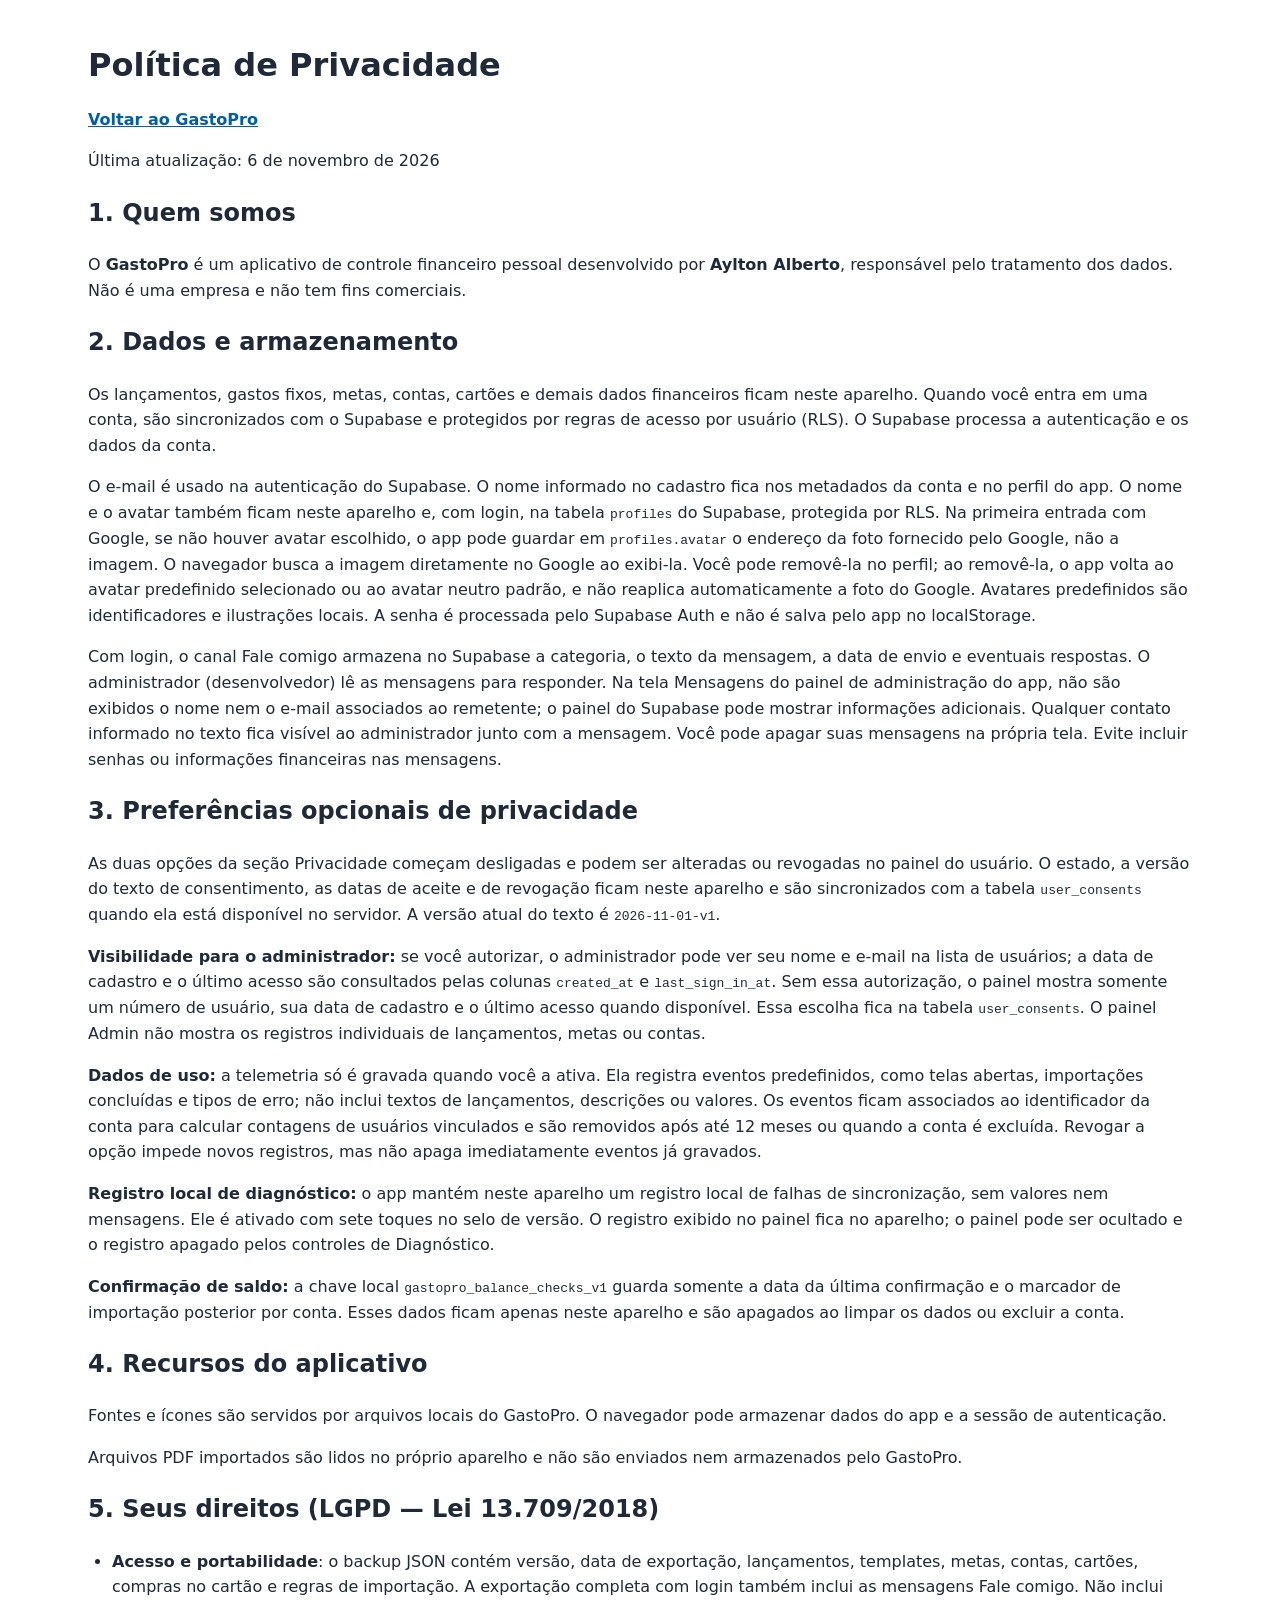
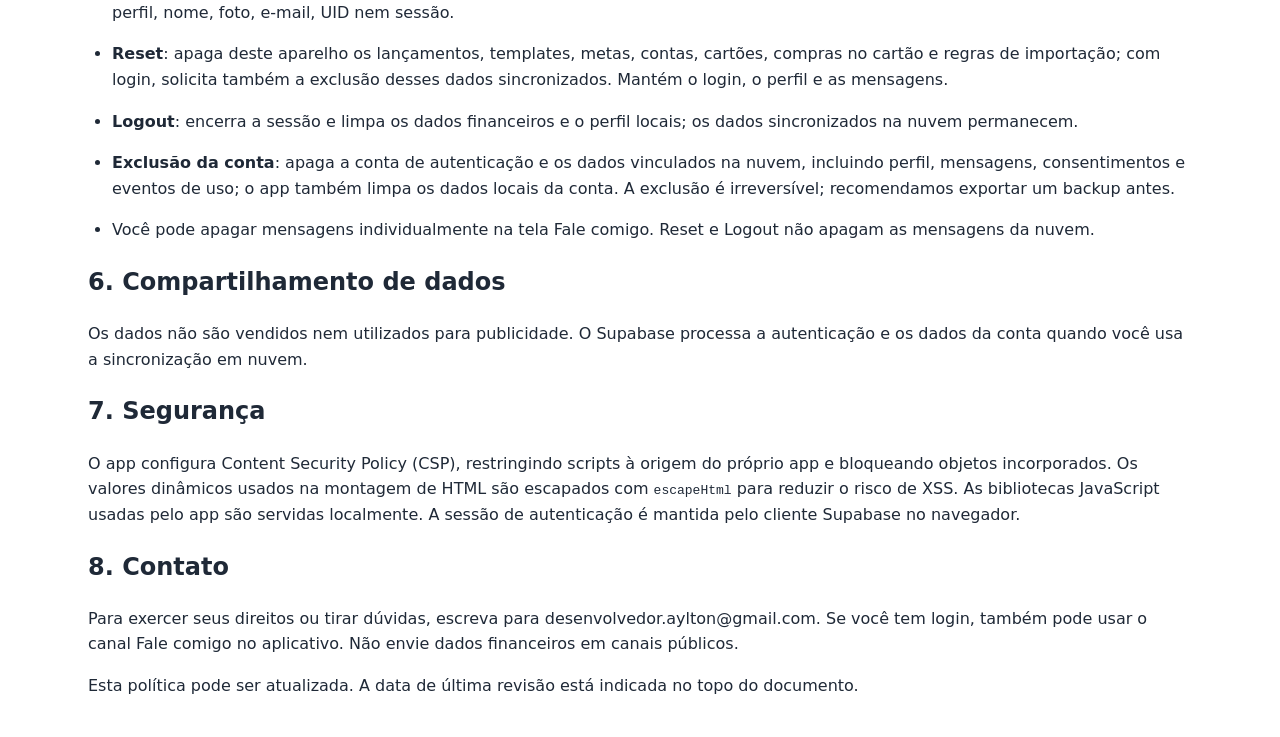
<file: privacidade.html>
<!doctype html>
<html lang="pt-BR">
<head>
  <meta charset="utf-8">
  <meta name="viewport" content="width=device-width, initial-scale=1">
  <title>Política de Privacidade | GastoPro</title>
  <style>
    :root {
      color-scheme: light dark;
      font-family: system-ui, -apple-system, BlinkMacSystemFont, "Segoe UI", sans-serif;
      line-height: 1.6;
      background: #ffffff;
      color: #1f2937;
    }

    @media (prefers-color-scheme: dark) {
      :root {
        background: #111827;
        color: #f3f4f6;
      }

      a {
        color: #a8d1ff;
      }
    }

    @media (prefers-color-scheme: light) {
      a {
        color: #005ea8;
      }
    }

    body {
      box-sizing: border-box;
      max-width: 72rem;
      margin: 0 auto;
      padding: 1.5rem;
    }

    h1 {
      line-height: 1.25;
    }

    p,
    li {
      margin-block: 0 1rem;
    }

    ul {
      padding-inline-start: 1.5rem;
    }

    a {
      font-weight: 600;
    }
  </style>
</head>
<body>
  <header>
    <h1>Política de Privacidade</h1>
    <p><a href="./index.html">Voltar ao GastoPro</a></p>
  </header>
  <main>
    <article id="privacyPolicyContent">
      <p>Última atualização: 6 de novembro de 2026</p>

      <h2>1. Quem somos</h2>
      <p>O <strong>GastoPro</strong> é um aplicativo de controle financeiro pessoal desenvolvido por <strong>Aylton Alberto</strong>, responsável pelo tratamento dos dados. Não é uma empresa e não tem fins comerciais.</p>

      <h2>2. Dados e armazenamento</h2>
      <p>Os lançamentos, gastos fixos, metas, contas, cartões e demais dados financeiros ficam neste aparelho. Quando você entra em uma conta, são sincronizados com o Supabase e protegidos por regras de acesso por usuário (RLS). O Supabase processa a autenticação e os dados da conta.</p>
      <p>O e-mail é usado na autenticação do Supabase. O nome informado no cadastro fica nos metadados da conta e no perfil do app. O nome e o avatar também ficam neste aparelho e, com login, na tabela <code>profiles</code> do Supabase, protegida por RLS. Na primeira entrada com Google, se não houver avatar escolhido, o app pode guardar em <code>profiles.avatar</code> o endereço da foto fornecido pelo Google, não a imagem. O navegador busca a imagem diretamente no Google ao exibi-la. Você pode removê-la no perfil; ao removê-la, o app volta ao avatar predefinido selecionado ou ao avatar neutro padrão, e não reaplica automaticamente a foto do Google. Avatares predefinidos são identificadores e ilustrações locais. A senha é processada pelo Supabase Auth e não é salva pelo app no localStorage.</p>
      <p>Com login, o canal Fale comigo armazena no Supabase a categoria, o texto da mensagem, a data de envio e eventuais respostas. O administrador (desenvolvedor) lê as mensagens para responder. Na tela Mensagens do painel de administração do app, não são exibidos o nome nem o e-mail associados ao remetente; o painel do Supabase pode mostrar informações adicionais. Qualquer contato informado no texto fica visível ao administrador junto com a mensagem. Você pode apagar suas mensagens na própria tela. Evite incluir senhas ou informações financeiras nas mensagens.</p>

      <h2>3. Preferências opcionais de privacidade</h2>
      <p>As duas opções da seção Privacidade começam desligadas e podem ser alteradas ou revogadas no painel do usuário. O estado, a versão do texto de consentimento, as datas de aceite e de revogação ficam neste aparelho e são sincronizados com a tabela <code>user_consents</code> quando ela está disponível no servidor. A versão atual do texto é <code>2026-11-01-v1</code>.</p>
      <p><strong>Visibilidade para o administrador:</strong> se você autorizar, o administrador pode ver seu nome e e-mail na lista de usuários; a data de cadastro e o último acesso são consultados pelas colunas <code>created_at</code> e <code>last_sign_in_at</code>. Sem essa autorização, o painel mostra somente um número de usuário, sua data de cadastro e o último acesso quando disponível. Essa escolha fica na tabela <code>user_consents</code>. O painel Admin não mostra os registros individuais de lançamentos, metas ou contas.</p>
      <p><strong>Dados de uso:</strong> a telemetria só é gravada quando você a ativa. Ela registra eventos predefinidos, como telas abertas, importações concluídas e tipos de erro; não inclui textos de lançamentos, descrições ou valores. Os eventos ficam associados ao identificador da conta para calcular contagens de usuários vinculados e são removidos após até 12 meses ou quando a conta é excluída. Revogar a opção impede novos registros, mas não apaga imediatamente eventos já gravados.</p>
      <p><strong>Registro local de diagnóstico:</strong> o app mantém neste aparelho um registro local de falhas de sincronização, sem valores nem mensagens. Ele é ativado com sete toques no selo de versão. O registro exibido no painel fica no aparelho; o painel pode ser ocultado e o registro apagado pelos controles de Diagnóstico.</p>
      <p><strong>Confirmação de saldo:</strong> a chave local <code>gastopro_balance_checks_v1</code> guarda somente a data da última confirmação e o marcador de importação posterior por conta. Esses dados ficam apenas neste aparelho e são apagados ao limpar os dados ou excluir a conta.</p>

      <h2>4. Recursos do aplicativo</h2>
      <p>Fontes e ícones são servidos por arquivos locais do GastoPro. O navegador pode armazenar dados do app e a sessão de autenticação.</p>
      <p>Arquivos PDF importados são lidos no próprio aparelho e não são enviados nem armazenados pelo GastoPro.</p>

      <h2>5. Seus direitos (LGPD — Lei 13.709/2018)</h2>
      <ul>
        <li><strong>Acesso e portabilidade</strong>: o backup JSON contém versão, data de exportação, lançamentos, templates, metas, contas, cartões, compras no cartão e regras de importação. A exportação completa com login também inclui as mensagens Fale comigo. Não inclui perfil, nome, foto, e-mail, UID nem sessão.</li>
        <li><strong>Reset</strong>: apaga deste aparelho os lançamentos, templates, metas, contas, cartões, compras no cartão e regras de importação; com login, solicita também a exclusão desses dados sincronizados. Mantém o login, o perfil e as mensagens.</li>
        <li><strong>Logout</strong>: encerra a sessão e limpa os dados financeiros e o perfil locais; os dados sincronizados na nuvem permanecem.</li>
        <li><strong>Exclusão da conta</strong>: apaga a conta de autenticação e os dados vinculados na nuvem, incluindo perfil, mensagens, consentimentos e eventos de uso; o app também limpa os dados locais da conta. A exclusão é irreversível; recomendamos exportar um backup antes.</li>
        <li>Você pode apagar mensagens individualmente na tela Fale comigo. Reset e Logout não apagam as mensagens da nuvem.</li>
      </ul>

      <h2>6. Compartilhamento de dados</h2>
      <p>Os dados não são vendidos nem utilizados para publicidade. O Supabase processa a autenticação e os dados da conta quando você usa a sincronização em nuvem.</p>

      <h2>7. Segurança</h2>
      <p>O app configura Content Security Policy (CSP), restringindo scripts à origem do próprio app e bloqueando objetos incorporados. Os valores dinâmicos usados na montagem de HTML são escapados com <code>escapeHtml</code> para reduzir o risco de XSS. As bibliotecas JavaScript usadas pelo app são servidas localmente. A sessão de autenticação é mantida pelo cliente Supabase no navegador.</p>

      <h2>8. Contato</h2>
      <p>Para exercer seus direitos ou tirar dúvidas, escreva para desenvolvedor.aylton@gmail.com. Se você tem login, também pode usar o canal Fale comigo no aplicativo. Não envie dados financeiros em canais públicos.</p>

      <p>Esta política pode ser atualizada. A data de última revisão está indicada no topo do documento.</p>
    </article>
  </main>
</body>
</html>
</file>
<file: css/style.css>
/* ================================================================
   GastoPro — Estilo Moderno com Sidebar & Transições Suaves
   SPA: Dashboard | Ganhos do Mês | Gastos do Mês
   ================================================================ */

@font-face {
  font-family: Inter;
  font-style: normal;
  font-weight: 400 800;
  font-display: swap;
  src: url("../assets/inter-latin-ext.woff2") format("woff2");
  unicode-range: U+0100-02BA, U+02BD-02C5, U+02C7-02CC, U+02CE-02D7, U+02DD-02FF, U+0304, U+0308, U+0329, U+1D00-1DBF, U+1E00-1E9F, U+1EF2-1EFF, U+2020, U+20A0-20AB, U+20AD-20C4, U+2113, U+2C60-2C7F, U+A720-A7FF;
}

@font-face {
  font-family: Inter;
  font-style: normal;
  font-weight: 400 800;
  font-display: swap;
  src: url("../assets/inter-latin.woff2") format("woff2");
  unicode-range: U+0000-00FF, U+0131, U+0152-0153, U+02BB-02BC, U+02C6, U+02DA, U+02DC, U+0304, U+0308, U+0329, U+2000-206F, U+20AC, U+2122, U+2191, U+2193, U+2212, U+2215, U+FEFF, U+FFFD;
}

:root {
  --bg-body: #0b0e14;
  --bg-sidebar: #111520;
  --bg-main: #0e121a;
  --bg-card: #151a26;
  --bg-card-hover: #1c2233;
  --bg-input: #1a2030;
  --border: #232a3d;
  --border-focus: #6366f1;

  --text-main: #f8fafc;
  --text-muted: #94a3b8;
  --text-dim: #8190a5;
  --mobile-nav-active-background: #242a46;
  --mobile-nav-active-text: #c7d2fe;
  --dashboard-mobile-gap: 0.65rem;
  --dashboard-badge-positive-text: #6ee7b7;
  --dashboard-badge-positive-bg: #064e3b;
  --dashboard-badge-warning-text: #fde68a;
  --dashboard-badge-warning-bg: #3a2a12;
  --dashboard-badge-critical-text: #fecaca;
  --dashboard-badge-critical-bg: #7f1d1d;
  --drawer-section-gap: 1.15rem;
  --layer-mobile-bottom-nav: 300;
  --layer-sidebar-overlay: 310;
  --layer-sidebar: 320;
  --layer-profile-overlay: 330;
  --layer-profile-drawer: 340;
  --layer-notifications: 400;
  --layer-modal: 500;
  --layer-confirmation: 600;
  --layer-toast: 700;
  --layer-onboarding: 500;

  --primary: #6366f1;
  --primary-hover: #4338ca;
  --primary-strong: #4f46e5;
  --primary-text: #818cf8;
  --primary-rgb: 99, 102, 241;
  --primary-bg: rgba(var(--primary-rgb), 0.12);

  --success: #10b981;
  --success-hover: #059669;
  --success-rgb: 16, 185, 129;
  --success-bg: rgba(var(--success-rgb), 0.12);

  --warning: #f59e0b;
  --warning-rgb: 245, 158, 11;
  --warning-bg: rgba(var(--warning-rgb), 0.12);

  --danger: #dc2626;
  --danger-text: #f87171;
  --danger-hover: #b91c1c;
  --danger-rgb: 239, 68, 68;
  --danger-bg: rgba(var(--danger-rgb), 0.12);

  --notification-critical-bg: #3b171c;
  --notification-critical-text: #fecaca;
  --notification-critical-accent: #fb7185;
  --notification-attention-bg: #3a2a12;
  --notification-attention-text: #fde68a;
  --notification-attention-accent: #fbbf24;
  --notification-info-bg: #142b45;
  --notification-info-text: #bfdbfe;
  --notification-info-accent: #60a5fa;

  --purple: #8b5cf6;
  --purple-rgb: 139, 92, 246;
  --purple-bg: rgba(var(--purple-rgb), 0.12);

  --radius-sm: 8px;
  --radius-md: 12px;
  --radius-lg: 16px;
  --shadow: 0 4px 20px -2px rgba(0, 0, 0, 0.45);
  --shadow-lg: 0 10px 30px rgba(0, 0, 0, 0.6);
}

.profile-drawer,
.profile-drawer * {
  overflow-wrap: normal;
  word-break: normal;
  hyphens: none;
}

.transaction-item-card .card-item-date {
  overflow-wrap: normal;
  word-break: normal;
  hyphens: none;
}

.profile-drawer :focus-visible {
  outline: 2px solid var(--primary-text);
  outline-offset: 2px;
}

.drawer-user-card {
  align-items: flex-start;
  padding: 0.8rem;
  gap: 0.7rem;
}

.drawer-user-info {
  min-width: 0;
}

.drawer-section .account-desc,
.drawer-section .user-data-description,
.drawer-tip p,
.privacy-consent-setting small {
  color: var(--text-muted);
}

.drawer-section .account-card,
.drawer-section .drawer-tip {
  padding: 0.8rem;
}

.drawer-section .btn-auth-trigger,
.drawer-section .btn-auth-logout {
  min-height: 44px;
  white-space: normal;
  overflow-wrap: normal;
}

/* Semantic color tokens: dark theme defaults. */
:root {
  /* Background colors */
  --theme-background-047857: #047857;
  --theme-background-059669: #059669;
  --theme-background-064e3b: #064e3b;
  --theme-background-065f46: #065f46;
  --theme-background-080b12: #080b12;
  --theme-background-0f766e: #0f766e;
  --theme-background-10b981: #10b981;
  --theme-background-111622: #111622;
  --theme-background-151a26: #151a26;
  --theme-background-172033: #172033;
  --theme-background-1e293b: #1e293b;
  --theme-background-34d399: #34d399;
  --theme-background-3730a3: #3730a3;
  --theme-background-3b82f6: #3b82f6;
  --theme-background-4338ca: #4338ca;
  --theme-background-4f46e5: #4f46e5;
  --theme-background-6d28d9: #6d28d9;
  --theme-background-7f1d1d: #7f1d1d;
  --theme-background-881337: #881337;
  --theme-background-9a3412: #9a3412;
  --theme-background-a78bfa: #a78bfa;
  --theme-background-c2410c: #c2410c;
  --theme-background-eab308: #eab308;
  --theme-background-ef4444: #ef4444;
  --theme-background-f87171: #f87171;
  --theme-background-f97316: #c2410c;
  --theme-background-facc15: #facc15;
  --theme-background-fb923c: #9a3412;
  --theme-background-fbbf24: #fbbf24;
  --theme-background-ffffff: #fff;
  --theme-background-transparent: transparent;
  /* Background translucent color channels */
  --theme-rgb-background-000000: 0, 0, 0;
  --theme-rgb-background-059669: 5, 150, 105;
  --theme-rgb-background-0e121a: 14, 18, 26;
  --theme-rgb-background-0f172a: 15, 23, 42;
  --theme-rgb-background-10b981: 16, 185, 129;
  --theme-rgb-background-151a26: 21, 26, 38;
  --theme-rgb-background-1a2030: 26, 32, 48;
  --theme-rgb-background-6366f1: 99, 102, 241;
  --theme-rgb-background-8b5cf6: 139, 92, 246;
  --theme-rgb-background-94a3b8: 148, 163, 184;
  --theme-rgb-background-eab308: 234, 179, 8;
  --theme-rgb-background-ef4444: 239, 68, 68;
  --theme-rgb-background-f59e0b: 245, 158, 11;
  --theme-rgb-background-fb923c: 251, 146, 60;
  --theme-rgb-background-ffffff: 255, 255, 255;
  /* Text colors */
  --theme-text-10b981: #10b981;
  --theme-text-34d399: #34d399;
  --theme-text-6ee7b7: #6ee7b7;
  --theme-text-94a3b8: #94a3b8;
  --theme-text-a78bfa: #a78bfa;
  --theme-text-a7f3d0: #a7f3d0;
  --theme-text-cbd5e1: #cbd5e1;
  --theme-text-fb923c: #fb923c;
  --theme-text-fca5a5: #fca5a5;
  --theme-text-1e293b: #1e293b;
  --theme-text-ffffff: #fff;
  /* Text translucent color channels */
  --theme-rgb-text-ffffff: 255, 255, 255;
  /* Border colors */
  --theme-border-047857: #047857;
  --theme-border-065f46: #065f46;
  --theme-border-64748b: #64748b;
  --theme-border-transparent: transparent;
  /* Border translucent color channels */
  --theme-rgb-border-10b981: 16, 185, 129;
  --theme-rgb-border-232a3d: 35, 42, 61;
  --theme-rgb-border-6366f1: 99, 102, 241;
  --theme-rgb-border-94a3b8: 148, 163, 184;
  --theme-rgb-border-eab308: 234, 179, 8;
  --theme-rgb-border-ef4444: 239, 68, 68;
  --theme-rgb-border-f59e0b: 245, 158, 11;
  --theme-rgb-border-ffffff: 255, 255, 255;
  /* Shadow translucent color channels */
  --theme-rgb-shadow-000000: 0, 0, 0;
  --theme-rgb-shadow-10b981: 16, 185, 129;
  --theme-rgb-shadow-6366f1: 99, 102, 241;
  --theme-rgb-shadow-818cf8: 129, 140, 248;
  --theme-rgb-shadow-ef4444: 239, 68, 68;
  --theme-rgb-shadow-f97316: 249, 115, 22;
  /* Accent colors */
  --theme-accent-transparent: transparent;
}

.onboarding-modal {
  z-index: var(--layer-onboarding);
}

[data-theme="light"] {
  color-scheme: light;
  --bg-body: #f8fafc;
  --bg-sidebar: #ffffff;
  --bg-main: #f1f5f9;
  --bg-card: #ffffff;
  --bg-card-hover: #f8fafc;
  --bg-input: #ffffff;
  --border: #cbd5e1;
  --border-focus: #4f46e5;
  --text-main: #1e293b;
  --text-muted: #475569;
  --text-dim: #5d6a7c;
  --mobile-nav-active-background: #eef2ff;
  --mobile-nav-active-text: #312e81;
  --dashboard-badge-positive-text: #047857;
  --dashboard-badge-positive-bg: #dcfce7;
  --dashboard-badge-warning-text: #854d0e;
  --dashboard-badge-warning-bg: #fef3c7;
  --dashboard-badge-critical-text: #9f1239;
  --dashboard-badge-critical-bg: #fff1f2;
  --primary: #4f46e5;
  --primary-hover: #3730a3;
  --primary-strong: #4338ca;
  --primary-text: #3730a3;
  --primary-rgb: 79, 70, 229;
  --primary-bg: rgba(var(--primary-rgb), 0.12);
  --success: #047857;
  --success-hover: #065f46;
  --success-rgb: 4, 120, 87;
  --success-bg: rgba(var(--success-rgb), 0.12);
  --warning: #92400e;
  --warning-rgb: 146, 64, 14;
  --warning-bg: rgba(var(--warning-rgb), 0.12);
  --danger: #b91c1c;
  --danger-text: #b91c1c;
  --danger-hover: #991b1b;
  --danger-rgb: 185, 28, 28;
  --danger-bg: rgba(var(--danger-rgb), 0.12);
  --notification-critical-bg: #fff1f2;
  --notification-critical-text: #9f1239;
  --notification-critical-accent: #be123c;
  --notification-attention-bg: #fffbeb;
  --notification-attention-text: #854d0e;
  --notification-attention-accent: #a16207;
  --notification-info-bg: #eff6ff;
  --notification-info-text: #1e40af;
  --notification-info-accent: #1d4ed8;
  --purple: #6d28d9;
  --purple-rgb: 109, 40, 217;
  --purple-bg: rgba(var(--purple-rgb), 0.12);
  --shadow: 0 4px 20px -2px rgba(15, 23, 42, 0.12);
  --shadow-lg: 0 10px 30px rgba(15, 23, 42, 0.18);
  /* Background colors */
  --theme-background-047857: #047857;
  --theme-background-059669: #047857;
  --theme-background-064e3b: #064e3b;
  --theme-background-065f46: #065f46;
  --theme-background-080b12: #e2e8f0;
  --theme-background-0f766e: #0f766e;
  --theme-background-10b981: #047857;
  --theme-background-111622: #e2e8f0;
  --theme-background-151a26: #ffffff;
  --theme-background-172033: #f8fafc;
  --theme-background-1e293b: #1e293b;
  --theme-background-34d399: #047857;
  --theme-background-3730a3: #3730a3;
  --theme-background-3b82f6: #1d4ed8;
  --theme-background-4338ca: #4338ca;
  --theme-background-4f46e5: #4f46e5;
  --theme-background-6d28d9: #6d28d9;
  --theme-background-7f1d1d: #7f1d1d;
  --theme-background-881337: #881337;
  --theme-background-9a3412: #9a3412;
  --theme-background-a78bfa: #f3effe;
  --theme-background-c2410c: #c2410c;
  --theme-background-eab308: #fcf4dc;
  --theme-background-ef4444: #b91c1c;
  --theme-background-f87171: #991b1b;
  --theme-background-f97316: #c2410c;
  --theme-background-facc15: #fef8de;
  --theme-background-fb923c: #9a3412;
  --theme-background-fbbf24: #fef6e0;
  --theme-background-ffffff: #ffffff;
  --theme-background-transparent: transparent;
  /* Background translucent color channels */
  --theme-rgb-background-000000: 0, 0, 0;
  --theme-rgb-background-059669: 5, 150, 105;
  --theme-rgb-background-0e121a: 248, 250, 252;
  --theme-rgb-background-0f172a: 241, 245, 249;
  --theme-rgb-background-10b981: 16, 185, 129;
  --theme-rgb-background-151a26: 255, 255, 255;
  --theme-rgb-background-1a2030: 248, 250, 252;
  --theme-rgb-background-6366f1: 99, 102, 241;
  --theme-rgb-background-8b5cf6: 139, 92, 246;
  --theme-rgb-background-94a3b8: 148, 163, 184;
  --theme-rgb-background-eab308: 234, 179, 8;
  --theme-rgb-background-ef4444: 239, 68, 68;
  --theme-rgb-background-f59e0b: 245, 158, 11;
  --theme-rgb-background-fb923c: 251, 146, 60;
  --theme-rgb-background-ffffff: 0, 0, 0;
  /* Text colors */
  --theme-text-10b981: #065f46;
  --theme-text-34d399: #1f7f5c;
  --theme-text-6ee7b7: #065f46;
  --theme-text-94a3b8: #475569;
  --theme-text-a78bfa: #7d68bc;
  --theme-text-a7f3d0: #537968;
  --theme-text-cbd5e1: #475569;
  --theme-text-fb923c: #a35f27;
  --theme-text-fca5a5: #991b1b;
  --theme-text-1e293b: #1e293b;
  --theme-text-ffffff: #ffffff;
  /* Text translucent color channels */
  --theme-rgb-text-ffffff: 255, 255, 255;
  /* Border colors */
  --theme-border-047857: #047857;
  --theme-border-065f46: #065f46;
  --theme-border-64748b: #cbd5e1;
  --theme-border-transparent: transparent;
  /* Border translucent color channels */
  --theme-rgb-border-10b981: 16, 185, 129;
  --theme-rgb-border-232a3d: 35, 42, 61;
  --theme-rgb-border-6366f1: 99, 102, 241;
  --theme-rgb-border-94a3b8: 148, 163, 184;
  --theme-rgb-border-eab308: 234, 179, 8;
  --theme-rgb-border-ef4444: 239, 68, 68;
  --theme-rgb-border-f59e0b: 245, 158, 11;
  --theme-rgb-border-ffffff: 148, 163, 184;
  /* Shadow translucent color channels */
  --theme-rgb-shadow-000000: 0, 0, 0;
  --theme-rgb-shadow-10b981: 16, 185, 129;
  --theme-rgb-shadow-6366f1: 99, 102, 241;
  --theme-rgb-shadow-818cf8: 129, 140, 248;
  --theme-rgb-shadow-ef4444: 239, 68, 68;
  --theme-rgb-shadow-f97316: 249, 115, 22;
  /* Accent colors */
  --theme-accent-transparent: transparent;
}

* {
  margin: 0;
  padding: 0;
  box-sizing: border-box;
  font-family: 'Inter', -apple-system, BlinkMacSystemFont, sans-serif;
}

html {
  -webkit-text-size-adjust: 100%;
}

body {
  background-color: var(--bg-body);
  color: var(--text-main);
  overflow-x: hidden;
  min-height: 100vh;
  min-height: 100dvh;
  line-height: 1.5;
  -webkit-font-smoothing: antialiased;
}

.skip-link {
  position: fixed;
  top: calc(1rem + env(safe-area-inset-top, 0px));
  left: 1rem;
  z-index: 1000;
  padding: 0.75rem 1rem;
  border-radius: var(--radius-sm);
  background: var(--primary-strong);
  color: var(--theme-text-ffffff);
  font-weight: 600;
  text-decoration: none;
  transform: translateY(calc(-100% - 1rem));
}

.skip-link:focus {
  transform: translateY(0);
}

/* ================================================================
   1. APP SHELL LAYOUT
   ================================================================ */
.app-shell {
  display: flex;
  min-height: 100vh;
  min-height: 100dvh;
  width: 100%;
  min-height: 44px;
}

/* SIDEBAR */
.sidebar {
  width: 270px;
  box-sizing: border-box;
  overflow-x: hidden;
  background-color: var(--bg-sidebar);
  border-right: 1px solid var(--border);
  display: flex;
  flex-direction: column;
  position: fixed;
  top: 0;
  bottom: 0;
  left: 0;
  padding: env(safe-area-inset-top, 0px) env(safe-area-inset-right) env(safe-area-inset-bottom) env(safe-area-inset-left);
  z-index: var(--layer-sidebar);
  transition: transform 0.3s cubic-bezier(0.16, 1, 0.3, 1);
}

.sidebar-top {
  display: flex;
  align-items: center;
  justify-content: space-between;
  gap: 0.75rem;
  padding: 1.5rem 1.4rem;
  border-bottom: 1px solid var(--border);
}

.brand {
  display: flex;
  align-items: center;
  gap: 0.85rem;
  min-width: 0;
}

.brand-logo-img {
  width: 48px;
  height: 48px;
  border-radius: 0;
  object-fit: contain;
  border: 0;
  box-shadow: none;
  background: transparent;
  padding: 0;
}

[data-theme="light"] .brand-logo-img {
  border-radius: var(--radius-md);
  background: #111827;
  padding: 0.2rem;
}

.brand-icon {
  width: 42px;
  height: 42px;
  background: linear-gradient(135deg, var(--primary), var(--purple));
  color: var(--theme-text-ffffff);
  border-radius: var(--radius-md);
  display: flex;
  align-items: center;
  justify-content: center;
  font-size: 1.25rem;
  box-shadow: 0 2px 12px rgba(var(--theme-rgb-shadow-6366f1), 0.35);
}

.brand-text h2 {
  font-size: 1.15rem;
  font-weight: 800;
  color: var(--text-main);
  letter-spacing: -0.3px;
}

.brand-text span {
  font-size: 0.75rem;
  color: var(--text-muted);
}

/* NAVEGAÇÃO */
.sidebar-nav {
  padding: 1.5rem 1rem;
  display: flex;
  flex-direction: column;
  gap: 1rem;
  flex: 1;
  min-height: 0;
  overflow-y: auto;
  overflow-x: hidden;
}

.sidebar-nav-groups {
  display: flex;
  flex-direction: column;
  gap: 1.15rem;
  min-width: 0;
}

.sidebar-group {
  display: flex;
  flex-direction: column;
  gap: 0.45rem;
  min-width: 0;
}

.sidebar-group-title {
  padding: 0 0.55rem;
  color: var(--text-muted);
  font-size: 0.68rem;
  font-weight: 700;
  letter-spacing: 0.08em;
  line-height: 1.2;
  text-transform: uppercase;
}

.sidebar-footer {
  display: flex;
  flex-direction: column;
  gap: 0.45rem;
  margin-top: auto;
  padding-top: 0.85rem;
  border-top: 1px solid var(--border);
}

.nav-item {
  display: flex;
  align-items: center;
  justify-content: flex-start;
  gap: 0.5rem;
  min-height: 60px;
  padding: 0.65rem 0.5rem;
  border-radius: var(--radius-md);
  background: var(--theme-background-transparent);
  border: 1px solid var(--theme-border-transparent);
  color: var(--text-muted);
  font-size: 0.92rem;
  font-weight: 600;
  cursor: pointer;
  width: 100%;
  min-width: 0;
  box-sizing: border-box;
  text-align: left;
  transition: all 0.25s ease;
  position: relative;
}

.nav-item > span:not(.nav-badge):not(.nav-import-badge) {
  min-width: 0;
  white-space: nowrap;
}

#navAdmin[hidden] {
  display: none;
}

.nav-item i {
  font-size: 1.15rem;
  width: 22px;
  flex: 0 0 22px;
  text-align: center;
  transition: transform 0.2s;
}

.nav-item:hover {
  background: var(--bg-card);
  color: var(--text-main);
}
.nav-item:hover i {
  transform: translateX(2px);
}

.nav-item.active {
  background: var(--primary-strong);
  color: var(--theme-text-ffffff);
  border-color: var(--primary-strong);
}
.nav-item.active i {
  color: var(--theme-text-ffffff);
}

.nav-badge {
  margin-left: auto;
  font-size: 0.75rem;
  font-weight: 700;
  padding: 0.15rem 0.5rem;
  border-radius: 10px;
  color: var(--text-main);
  background: var(--bg-input);
}

.nav-item.active .nav-badge {
  color: var(--theme-text-ffffff);
  background: rgba(var(--theme-rgb-background-ffffff), 0.12);
}

.nav-badge[hidden] {
  display: none;
}

/* ================================================================
   2. MAIN CONTENT & TOPBAR
   ================================================================ */
.main-content {
  margin-left: 270px;
  flex: 1;
  min-width: 0;
  min-height: 100vh;
  min-height: 100dvh;
  width: 0;
  padding-left: env(safe-area-inset-left);
  padding-right: env(safe-area-inset-right);
  background-color: var(--bg-main);
  display: flex;
  flex-direction: column;
}

.topbar {
  background: var(--bg-card);
  border-bottom: 1px solid var(--border);
  padding: calc(env(safe-area-inset-top, 0px) + 12px) 2rem 0.9rem;
  display: flex;
  align-items: center;
  justify-content: space-between;
  gap: 1rem;
  position: sticky;
  top: 0;
  z-index: 50;
}

.topbar-right {
  display: flex;
  align-items: center;
  gap: 0.75rem;
}

.notifications-trigger {
  position: relative;
  display: inline-flex;
  align-items: center;
  justify-content: center;
  flex: 0 0 44px;
  width: 44px;
  height: 44px;
  border: 1px solid var(--border);
  border-radius: var(--radius-sm);
  background: var(--bg-input);
  color: var(--text-main);
  font-size: 1.05rem;
  cursor: pointer;
  touch-action: manipulation;
}

.notifications-trigger:hover,
.notifications-trigger[aria-expanded="true"] {
  border-color: var(--primary);
  color: var(--primary-text);
  background: var(--bg-card-hover);
}

.notifications-trigger:focus-visible,
.notifications-close:focus-visible,
.notification-text-action:focus-visible,
.notification-action:focus-visible,
.notification-setting input:focus-visible + span {
  outline: 2px solid var(--primary);
  outline-offset: 2px;
}

.notifications-unread-count {
  position: absolute;
  top: -0.3rem;
  right: -0.3rem;
  min-width: 1.2rem;
  height: 1.2rem;
  padding: 0 0.25rem;
  border-radius: 999px;
  background: var(--danger);
  color: var(--theme-text-ffffff);
  font-size: 0.7rem;
  font-weight: 800;
  line-height: 1.2rem;
  text-align: center;
}

.notifications-unread-count[hidden] {
  display: none;
}

.notifications-trigger[data-priority="critical"] i { color: var(--notification-critical-accent); }
.notifications-trigger[data-priority="attention"] i { color: var(--notification-attention-accent); }
.notifications-trigger[data-priority="info"] i { color: var(--notification-info-accent); }
.notifications-unread-count[data-priority="critical"] {
  border: 1px solid var(--notification-critical-accent);
  background: var(--notification-critical-bg);
  color: var(--notification-critical-text);
}
.notifications-unread-count[data-priority="attention"] {
  border: 1px solid var(--notification-attention-accent);
  background: var(--notification-attention-bg);
  color: var(--notification-attention-text);
}
.notifications-unread-count[data-priority="info"] {
  border: 1px solid var(--notification-info-accent);
  background: var(--notification-info-bg);
  color: var(--notification-info-text);
}

.notifications-panel {
  position: fixed;
  z-index: var(--layer-notifications);
  top: calc(env(safe-area-inset-top, 0px) + 4.5rem);
  left: max(0.75rem, env(safe-area-inset-left));
  right: max(0.75rem, env(safe-area-inset-right));
  display: flex;
  flex-direction: column;
  width: auto;
  max-width: 390px;
  margin-left: auto;
  max-height: min(76dvh, 680px);
  overflow: hidden;
  padding-bottom: env(safe-area-inset-bottom);
  border: 1px solid var(--border);
  border-radius: var(--radius-lg);
  background: var(--bg-card);
  color: var(--text-main);
  box-shadow: var(--shadow-lg);
}

.notifications-panel[hidden] {
  display: none;
}

.notifications-panel-header {
  display: flex;
  align-items: flex-start;
  justify-content: space-between;
  gap: 0.75rem;
  padding: 1rem 1rem 0.65rem;
  border-bottom: 1px solid var(--border);
}

.notifications-panel-header h2 {
  font-size: 1.05rem;
}

.notifications-panel-header p {
  margin-top: 0.2rem;
  color: var(--text-muted);
  font-size: 0.78rem;
}

.notifications-close {
  flex: 0 0 44px;
  width: 44px;
  height: 44px;
}

.notifications-panel-actions {
  display: flex;
  justify-content: flex-end;
  padding: 0.5rem 1rem 0;
}

.notification-text-action,
.notification-action {
  border: 0;
  background: transparent;
  color: var(--primary-text);
  font: inherit;
  font-size: 0.78rem;
  text-decoration: underline;
  cursor: pointer;
  touch-action: manipulation;
}

.notifications-list {
  display: grid;
  gap: 0.55rem;
  min-height: 4rem;
  padding: 0.75rem 1rem;
  overflow-y: auto;
  overscroll-behavior: contain;
}

.notification-item {
  display: flex;
  flex-direction: column;
  align-items: stretch;
  justify-content: flex-start;
  min-width: 0;
  max-width: 100%;
  box-sizing: border-box;
  gap: 0.6rem;
  padding: 0.75rem;
  border: 1px solid var(--border);
  border-radius: var(--radius-md);
  background: var(--bg-input);
}

.notification-item[data-priority="critical"] {
  border-color: var(--notification-critical-accent);
  background: var(--notification-critical-bg);
  color: var(--notification-critical-text);
}
.notification-item[data-priority="attention"] {
  border-color: var(--notification-attention-accent);
  background: var(--notification-attention-bg);
  color: var(--notification-attention-text);
}
.notification-item[data-priority="info"] {
  border-color: var(--notification-info-accent);
  background: var(--notification-info-bg);
  color: var(--notification-info-text);
}

.notification-item[data-priority] .notification-priority,
.notification-item[data-priority] h3,
.notification-item[data-priority] p,
.notification-item[data-priority] .notification-action {
  color: inherit;
}

.notification-priority {
  display: inline-flex;
  align-items: center;
  gap: 0.35rem;
  margin-bottom: 0.35rem;
  font-size: 0.72rem;
  font-weight: 800;
  white-space: nowrap;
}

.notification-priority i { color: currentColor; }

.notification-item.is-unread {
  border-left: 3px solid var(--primary);
}

.notification-item.is-unread[data-priority="critical"] { border-left-color: var(--notification-critical-accent); }
.notification-item.is-unread[data-priority="attention"] { border-left-color: var(--notification-attention-accent); }
.notification-item.is-unread[data-priority="info"] { border-left-color: var(--notification-info-accent); }

.notification-item h3 {
  margin-bottom: 0.25rem;
  font-size: 0.87rem;
}

.notification-item p,
.notifications-empty {
  min-width: 0;
  color: var(--text-muted);
  font-size: 0.8rem;
  line-height: 1.45;
  white-space: normal;
}

.notification-item-actions {
  display: flex;
  flex: 0 1 auto;
  flex-direction: row;
  flex-wrap: wrap;
  align-items: center;
  justify-content: flex-start;
  min-width: 0;
  max-width: 100%;
  gap: 0.35rem;
}

.notification-item-navigation {
  display: flex;
  flex: 0 1 auto;
  flex-direction: column;
  align-items: flex-start;
  justify-content: flex-start;
  width: 100%;
  min-width: 0;
  max-width: 100%;
  padding: 0;
  border: 0;
  background: transparent;
  color: inherit;
  font: inherit;
  text-align: left;
  white-space: normal;
  overflow-wrap: normal;
  word-break: normal;
  hyphens: none;
  cursor: pointer;
}

.notification-item-navigation:focus-visible {
  outline: 2px solid currentColor;
  outline-offset: 3px;
}

.notification-action {
  min-height: 44px;
  padding: 0.2rem;
}

.notifications-settings {
  flex: 0 0 auto;
  border-top: 1px solid var(--border);
}

.notifications-settings summary {
  padding: 0.8rem 1rem;
  color: var(--text-main);
  font-size: 0.82rem;
  font-weight: 700;
  cursor: pointer;
}

#notificationSettingsList {
  display: grid;
  gap: 0.55rem;
  padding: 0 1rem 1rem;
}

.notification-setting {
  display: flex;
  align-items: center;
  gap: 0.6rem;
  color: var(--text-muted);
  font-size: 0.8rem;
}

.notification-setting input {
  width: 18px;
  height: 18px;
  accent-color: var(--primary);
}

.theme-toggle-btn {
  width: 44px;
  min-width: 44px;
  height: 44px;
  min-height: 44px;
  padding: 0;
  border: 1px solid var(--border);
  border-radius: var(--radius-sm);
  background: var(--bg-input);
  color: var(--text-muted);
  font-size: 1rem;
}

.theme-toggle-btn:hover {
  background: var(--bg-card-hover);
  color: var(--primary-text);
  border-color: var(--primary-text);
}

.theme-toggle-label {
  display: none;
}

.sidebar-footer .theme-toggle-btn {
  width: 100%;
  min-width: 0;
  height: auto;
  min-height: 48px;
  padding: 0.65rem 0.5rem;
  justify-content: flex-start;
  gap: 0.5rem;
  border: 1px solid var(--theme-border-transparent);
  border-radius: var(--radius-md);
  background: var(--theme-background-transparent);
  color: var(--text-main);
  font-size: 0.92rem;
  text-align: left;
}

.sidebar-footer .theme-toggle-btn:hover {
  background: var(--bg-card);
  color: var(--text-main);
  border-color: var(--border);
}

.sidebar-footer .theme-toggle-btn i {
  flex: 0 0 22px;
}

.sidebar-footer .theme-toggle-label {
  display: inline;
  white-space: nowrap;
}

.drawer-action-btn.refreshing {
  opacity: 0.7;
  pointer-events: none;
}

/* Animação de rotação contínua ao atualizar */
@keyframes spin-refresh {
  0% {
    transform: rotate(0deg);
  }
  100% {
    transform: rotate(360deg);
  }
}

.spinning {
  display: inline-block;
  animation: spin-refresh 0.75s cubic-bezier(0.4, 0, 0.2, 1) infinite;
  color: var(--primary) !important;
}

.user-avatar-btn {
  background: var(--theme-background-transparent);
  border: none;
  cursor: pointer;
  padding: 0;
  flex: 0 0 44px;
  width: 44px;
  min-width: 44px;
  height: 44px;
  min-height: 44px;
  aspect-ratio: 1;
  display: flex;
  align-items: center;
  justify-content: center;
}

.user-avatar-sm {
  width: 40px;
  height: 40px;
  border-radius: 50%;
  object-fit: cover;
  background: linear-gradient(135deg, var(--primary), var(--theme-background-3b82f6));
  color: var(--theme-text-ffffff);
  font-weight: 700;
  font-size: 0.85rem;
  display: flex;
  align-items: center;
  justify-content: center;
  box-shadow: 0 2px 8px rgba(var(--theme-rgb-shadow-6366f1), 0.3);
  border: 2px solid rgba(var(--theme-rgb-border-ffffff), 0.1);
  transition: transform 0.2s, box-shadow 0.2s, border-color 0.2s;
}

.user-avatar-btn:hover .user-avatar-sm {
  transform: scale(1.06);
  border-color: var(--primary);
  box-shadow: 0 4px 14px rgba(var(--theme-rgb-shadow-6366f1), 0.5);
}

/* ================================================================
   DRAWER LATERAL DO USUÁRIO (DIREITA)
   ================================================================ */
.profile-drawer-overlay {
  position: fixed;
  top: 0;
  left: 0;
  right: 0;
  bottom: 0;
  background: rgba(var(--theme-rgb-background-000000), 0.65);
  z-index: var(--layer-profile-overlay);
  opacity: 0;
  visibility: hidden;
  pointer-events: none;
  transition: all 0.25s ease;
}

.profile-drawer-overlay.active {
  opacity: 1;
  visibility: visible;
  pointer-events: auto;
}

.profile-drawer {
  position: fixed;
  top: 0;
  right: 0;
  bottom: 0;
  width: 350px;
  max-width: 90vw;
  background: var(--bg-card);
  border-left: 1px solid var(--border);
  box-shadow: -8px 0 30px rgba(var(--theme-rgb-shadow-000000), 0.7);
  z-index: var(--layer-profile-drawer);
  display: flex;
  flex-direction: column;
  transform: translateX(100%);
  transition: transform 0.3s cubic-bezier(0.16, 1, 0.3, 1);
}

.profile-drawer[aria-hidden="true"] {
  box-shadow: none;
}

.profile-drawer.open {
  transform: translateX(0);
}

.drawer-header {
  position: sticky;
  top: 0;
  z-index: 1;
  padding: 1.25rem 1.4rem;
  border-bottom: 1px solid var(--border);
  background: var(--bg-card);
  display: flex;
  justify-content: space-between;
  align-items: center;
}

.drawer-header h3 {
  font-size: 1.1rem;
  font-weight: 700;
  color: var(--text-main);
}

.drawer-close-btn {
  background: var(--theme-background-transparent);
  border: none;
  color: var(--text-muted);
  font-size: 1.5rem;
  cursor: pointer;
  width: 44px;
  min-width: 44px;
  height: 44px;
  min-height: 44px;
  display: flex;
  align-items: center;
  justify-content: center;
  border-radius: var(--radius-sm);
  transition: all 0.2s;
}
.drawer-close-btn:hover {
  background: var(--bg-input);
  color: var(--text-main);
}

.drawer-body {
  padding: 1.1rem 1.1rem calc(1.1rem + env(safe-area-inset-bottom));
  display: flex;
  flex-direction: column;
  gap: var(--drawer-section-gap);
  overflow-y: auto;
  overscroll-behavior: contain;
  scrollbar-width: thin;
  scrollbar-color: var(--text-dim) var(--bg-card);
}

.drawer-user-card {
  display: grid;
  grid-template-columns: 76px minmax(0, 1fr);
  align-items: center;
  min-width: 0;
  gap: 0.5rem 1rem;
  background: var(--bg-input);
  border: 1px solid rgba(var(--theme-rgb-border-ffffff), 0.04);
  padding: 1rem 1.1rem;
  border-radius: var(--radius-md);
}

.drawer-user-card > .profile-name-label,
.drawer-user-card > .drawer-storage-status {
  grid-column: 1 / -1;
}

.drawer-user-card > .profile-name-label {
  margin: 0;
}

.drawer-user-card > .drawer-storage-status {
  margin: 0;
}

.drawer-user-card > .drawer-avatar-wrapper {
  grid-column: 1;
  grid-row: 2;
}

.drawer-user-card > .drawer-user-info {
  grid-column: 2;
  grid-row: 2;
}

.drawer-user-avatar {
  width: 76px;
  height: 76px;
  flex: 0 0 76px;
  border-radius: 50%;
  background: linear-gradient(135deg, var(--primary), var(--theme-background-3b82f6));
  color: var(--theme-text-ffffff);
  font-weight: 800;
  font-size: 1.15rem;
  display: flex;
  align-items: center;
  justify-content: center;
  box-shadow: 0 4px 12px rgba(var(--theme-rgb-shadow-6366f1), 0.3);
  overflow: hidden;
  object-fit: cover;
  border: 2px solid rgba(var(--theme-rgb-border-ffffff), 0.1);
}

.drawer-avatar-wrapper:focus-visible,
.avatar-preset-option:focus-visible,
.drawer-action-btn:focus-visible,
.drawer-privacy-link:focus-visible,
.irreversible-actions-summary:focus-visible {
  outline: 3px solid var(--primary);
  outline-offset: 3px;
}

.avatar-gallery {
  display: flex;
  flex-wrap: wrap;
  align-items: center;
  gap: 0.5rem;
  width: 100%;
  min-width: 0;
}

.avatar-preset-option {
  display: flex;
  flex-direction: row;
  align-items: center;
  justify-content: center;
  gap: 0.5rem;
  min-width: 0;
  min-height: 44px;
  padding: 0.3rem 0.65rem;
  border: 1px solid var(--border);
  border-radius: var(--radius-sm);
  background: var(--bg-card);
  color: var(--text-main);
  cursor: pointer;
  font: inherit;
  white-space: nowrap;
}

.avatar-preset-option[aria-pressed="true"] {
  border-color: var(--primary);
  box-shadow: inset 0 0 0 1px var(--primary);
}

.avatar-preset-option img {
  display: block;
  width: 32px;
  height: 32px;
  flex: 0 0 32px;
  border: 2px solid var(--bg-card);
  border-radius: 50%;
  object-fit: cover;
  background: var(--bg-input);
}

.avatar-preset-option span {
  display: block;
  color: var(--text-main);
  font-size: 0.82rem;
  line-height: 1.25;
  white-space: nowrap;
}

.avatar-preset-option[aria-pressed="true"] span {
  color: var(--text-main);
}

.avatar-remove-button[hidden] {
  display: none;
}

.drawer-avatar-wrapper {
  position: relative;
  cursor: pointer;
  flex-shrink: 0;
}

.avatar-camera-badge {
  position: absolute;
  bottom: 2px;
  right: 2px;
  width: 22px;
  height: 22px;
  border-radius: 50%;
  background: var(--primary);
  color: var(--theme-text-ffffff);
  font-size: 0.75rem;
  display: flex;
  align-items: center;
  justify-content: center;
  border: 2px solid var(--bg-card);
  box-shadow: 0 2px 6px rgba(var(--theme-rgb-shadow-000000), 0.5);
  transition: transform 0.2s, background 0.2s;
}

.drawer-avatar-wrapper:hover .avatar-camera-badge {
  transform: scale(1.15);
  background: var(--primary-hover);
}

.user-avatar-sm img,
.drawer-user-avatar img {
  width: 100%;
  height: 100%;
  border-radius: 50%;
  object-fit: cover;
}

.profile-name-edit-row {
  display: flex;
  flex-direction: column;
  align-items: stretch;
  gap: 0.45rem;
  width: 100%;
  min-width: 0;
  flex-wrap: nowrap;
}

.profile-name-label {
  display: inline-flex;
  align-items: center;
  min-height: 44px;
  margin-bottom: 0.2rem;
  color: var(--text-muted);
  font-size: 0.78rem;
}

.drawer-user-info {
  flex: 1 1 auto;
  min-width: 0;
}

.profile-name-input {
  background: rgba(var(--theme-rgb-background-ffffff), 0.04) !important;
  border: 1px solid var(--border) !important;
  color: var(--theme-text-ffffff) !important;
  font-size: 16px !important;
  font-weight: 700 !important;
  padding: 0.35rem 0.65rem !important;
  border-radius: var(--radius-sm) !important;
  width: 100% !important;
  min-width: 0 !important;
  flex: 1 1 0;
  transition: border-color 0.2s, background 0.2s;
}

.profile-name-input:focus {
  background: var(--bg-card) !important;
  border-color: var(--primary) !important;
}

.btn-save-name {
  background: var(--primary-strong);
  color: var(--theme-text-ffffff);
  border: none;
  width: 100%;
  min-width: 0;
  min-height: 44px;
  box-sizing: border-box;
  border-radius: var(--radius-sm);
  display: flex;
  align-items: center;
  justify-content: center;
  cursor: pointer;
  font-size: 0.8rem;
  transition: filter 0.2s;
  padding: 0;
  flex: 0 1 auto;
  gap: 0.35rem;
  padding-inline: 0.55rem;
  font-size: 0.72rem;
  font-weight: 700;
  white-space: nowrap;
}
.btn-save-name:hover {
  filter: brightness(1.2);
}

.badge-tag {
  display: inline-block;
  font-size: 0.75rem;
  color: var(--primary);
  font-weight: 600;
  margin-bottom: 0.3rem;
}

.drawer-storage-status {
  font-size: 0.75rem;
  color: var(--text-muted);
  display: flex;
  align-items: center;
  gap: 0.35rem;
}

.drawer-section {
  display: flex;
  flex-direction: column;
  gap: 0.65rem;
}

.drawer-account-controls,
.drawer-backup-controls,
.drawer-about-help {
  display: flex;
  flex-direction: column;
  gap: 0.65rem;
}

.diagnostic-details {
  border: 1px solid var(--border);
  border-radius: 0.65rem;
  padding: 0.65rem;
  background: var(--bg-input);
}

.app-update-notice {
  align-items: center;
  background: var(--bg-card);
  border: 1px solid var(--primary);
  border-radius: var(--radius-md);
  color: var(--text-main);
  display: flex;
  flex-wrap: wrap;
  gap: 0.75rem;
  justify-content: space-between;
  margin: 0.75rem 0;
  padding: 0.75rem;
}

.app-update-notice[hidden] {
  display: none;
}

.app-update-notice > span,
.app-update-notice > button {
  white-space: nowrap;
}

.app-update-notice > button {
  min-height: 44px;
}

.diagnostic-details > summary {
  min-height: 44px;
  display: flex;
  align-items: center;
  cursor: pointer;
  color: var(--text-main);
  font-weight: 700;
  line-height: 1.4;
}

.diagnostic-description,
.diagnostic-status {
  margin: 0.5rem 0;
  color: var(--text-muted);
  font-size: 0.85rem;
  line-height: 1.5;
  overflow-wrap: anywhere;
}

.diagnostic-actions {
  display: grid;
  grid-template-columns: repeat(auto-fit, minmax(min(100%, 140px), 1fr));
  gap: 0.5rem;
}

.diagnostic-actions button {
  min-height: 44px;
  padding: 0.55rem 0.7rem;
  white-space: normal;
  line-height: 1.35;
}

.diagnostic-log-list {
  display: grid;
  gap: 0.55rem;
  max-height: 22rem;
  overflow: auto;
  padding: 0;
  list-style: none;
}

.diagnostic-log-entry,
.diagnostic-log-empty {
  min-width: 0;
  padding: 0.6rem;
  border: 1px solid var(--border);
  border-radius: 0.5rem;
  color: var(--text-main);
  overflow-wrap: anywhere;
}

.diagnostic-log-entry strong {
  display: block;
  font-size: 0.82rem;
  line-height: 1.45;
  overflow-wrap: anywhere;
}

.diagnostic-log-entry pre {
  margin: 0.35rem 0 0;
  color: var(--text-muted);
  font: 0.76rem/1.45 ui-monospace, SFMono-Regular, Consolas, monospace;
  white-space: pre-wrap;
  overflow-wrap: anywhere;
}

.drawer-subsection-title {
  margin: 0;
  color: var(--text-muted);
  font-size: 0.8rem;
  font-weight: 700;
}

.drawer-about-version {
  margin: 0;
  color: var(--text-muted);
  font-size: 0.82rem;
}

.drawer-section-title {
  margin: 0 0 0.15rem;
  font-size: 0.78rem;
  font-weight: 700;
  text-transform: uppercase;
  letter-spacing: 0.5px;
  color: var(--text-muted);
  white-space: nowrap;
}

.drawer-action-btn {
  display: flex;
  align-items: center;
  gap: 0.9rem;
  background: var(--bg-input);
  border: 1px solid var(--border);
  padding: 0.85rem 1rem;
  border-radius: var(--radius-md);
  color: var(--text-main);
  text-align: left;
  cursor: pointer;
  transition: all 0.2s;
  width: 100%;
  min-width: 0;
  min-height: 44px;
}

.drawer-action-btn:hover {
  background: var(--bg-card-hover);
  border-color: rgba(var(--theme-rgb-border-6366f1), 0.3);
  transform: translateY(-1px);
}

.drawer-action-btn,
[data-goto],
[data-action],
.kpi-card {
  cursor: pointer;
  touch-action: manipulation;
  -webkit-tap-highlight-color: var(--theme-accent-transparent);
}

.report-modal-content {
  max-width: min(940px, calc(100% - 2rem));
  max-height: calc(100vh - 2rem);
  overflow-y: auto;
}

#reportPreview[hidden] {
  display: none;
}

.report-modal-content input,
.report-modal-content select,
.report-modal-content textarea {
  font-size: 16px;
}

.report-modal-description {
  color: var(--text-muted);
  margin: -0.5rem 0 1.2rem;
}

.report-disclaimer {
  color: var(--text-main);
  font-size: 0.9rem;
  font-weight: 600;
  margin: 0 0 1rem;
}

.report-modal-content .form-group {
  margin-bottom: 1rem;
}

.report-modal-content .modal-actions > button {
  flex: 1 1 8rem;
  min-height: 44px;
}

.report-details-option {
  display: flex;
  align-items: center;
  gap: 0.6rem;
  margin: 0.5rem 0 1rem;
  color: var(--text-muted);
}

.report-details-option input {
  accent-color: var(--primary);
}

.report-error {
  color: var(--danger-text);
  margin: 0.5rem 0;
}

.report-preview {
  display: grid;
  gap: 1rem;
  color: var(--text-main);
}

.report-preview-summary {
  display: grid;
  gap: 0.75rem;
}

.report-preview-totals {
  display: grid;
  grid-template-columns: repeat(4, minmax(0, 1fr));
  gap: 0.75rem;
}

.report-preview-totals > span,
.report-preview-columns > section {
  min-width: 0;
  padding: 0.8rem;
  border: 1px solid var(--border-focus);
  border-radius: var(--radius-md);
  background: var(--bg-card);
  color: var(--text-main);
}

.report-preview-totals strong {
  display: block;
  margin-top: 0.3rem;
  color: var(--text-main);
  font-variant-numeric: tabular-nums;
}

.report-preview-columns {
  display: grid;
  grid-template-columns: repeat(2, minmax(0, 1fr));
  gap: 0.75rem;
}

.report-preview-columns h4,
.report-preview > h4 {
  margin: 0 0 0.5rem;
  color: var(--text-main);
}

.report-preview-columns ul {
  display: grid;
  gap: 0.35rem;
  margin: 0;
  padding: 0;
  list-style: none;
}

.report-preview-columns li {
  display: flex;
  justify-content: space-between;
  gap: 0.75rem;
  color: var(--text-main);
}

.report-preview-columns li strong {
  flex: 0 0 auto;
  font-variant-numeric: tabular-nums;
}

.report-preview-entry-count,
.report-preview-note {
  color: var(--text-muted);
  line-height: 1.5;
}

.report-preview-table-wrap {
  max-width: 100%;
  overflow-x: auto;
  border: 1px solid var(--border-focus);
  border-radius: var(--radius-md);
}

.report-preview-table {
  width: 100%;
  border-collapse: collapse;
  color: var(--text-main);
  font-size: 0.88rem;
}

.report-preview-table th,
.report-preview-table td {
  padding: 0.65rem;
  border-bottom: 1px solid var(--border-focus);
  text-align: left;
  vertical-align: top;
  overflow-wrap: normal;
  word-break: normal;
}

.report-preview-table th {
  background: var(--bg-card);
  font-weight: 700;
}

.report-preview-actions {
  flex-wrap: wrap;
}

.report-preview-actions > button {
  min-height: 44px;
}

.report-preview-actions > .btn-secondary {
  border: 1px solid var(--primary-text);
  color: var(--primary-text);
}

.report-preview-actions > button:focus-visible {
  outline: 3px solid var(--border-focus);
  outline-offset: 2px;
}

@media (max-width: 600px) {
  .report-preview-totals {
    grid-template-columns: repeat(2, minmax(0, 1fr));
  }

  .report-preview-columns {
    grid-template-columns: minmax(0, 1fr);
  }
}

.simulator-disclaimer,
.simulator-empty {
  padding: 0.85rem 1rem;
  border: 1px solid var(--border-focus);
  border-radius: var(--radius-md);
  background: var(--bg-card);
  color: var(--text-main);
  line-height: 1.5;
}

.simulator-grid {
  display: grid;
  grid-template-columns: repeat(2, minmax(0, 1fr));
  align-items: start;
  gap: 1rem;
}

.simulator-panel {
  display: grid;
  gap: 1rem;
  min-width: 0;
  align-content: start;
}

.simulator-panel form {
  display: grid;
  gap: 0.6rem;
}

.simulator-panel label {
  color: var(--text-main);
  font-weight: 600;
}

.simulator-panel input,
.simulator-panel select {
  width: 100%;
  min-width: 0;
  min-height: 44px;
  padding: 0.65rem 0.75rem;
  border: 1px solid var(--border-focus);
  border-radius: var(--radius-sm);
  background: var(--bg-input);
  color: var(--text-main);
  font: inherit;
  font-size: 16px;
}

.simulator-panel input:focus-visible,
.simulator-panel select:focus-visible,
.simulator-action-btn:focus-visible {
  outline: 3px solid var(--border-focus);
  outline-offset: 2px;
}

.simulator-action-btn {
  width: 100%;
  min-height: 44px;
  margin-top: 0.35rem;
}

.simulator-result {
  display: grid;
  gap: 0.75rem;
  color: var(--text-main);
}

.simulator-result-comparison {
  display: grid;
  grid-template-columns: repeat(2, minmax(0, 1fr));
  gap: 0.75rem;
}

.simulator-result-card {
  min-width: 0;
  padding: 0.85rem;
  border: 1px solid var(--border-focus);
  border-radius: var(--radius-md);
  background: var(--bg-card);
  color: var(--text-main);
}

.simulator-result-card h4 {
  margin: 0 0 0.4rem;
  color: var(--text-main);
}

.simulator-result-card p,
.simulator-result-note {
  margin: 0;
  color: var(--text-main);
  line-height: 1.5;
}

.simulator-result-note {
  color: var(--text-muted);
}

.simulator-chart-wrap {
  position: relative;
  width: 100%;
  height: 260px;
  min-width: 0;
}

.simulator-chart-wrap canvas {
  max-width: 100%;
}

@media (max-width: 760px) {
  .simulator-grid,
  .simulator-result-comparison {
    grid-template-columns: minmax(0, 1fr);
  }
}

.btn-danger-action:hover {
  border-color: rgba(var(--theme-rgb-border-ef4444), 0.4);
}

.action-icon {
  width: 36px;
  min-width: 36px;
  height: 36px;
  border-radius: var(--radius-sm);
  display: flex;
  align-items: center;
  justify-content: center;
  font-size: 1rem;
  flex-shrink: 0;
}

.bg-primary-soft { background: var(--primary-bg); }
.bg-danger-soft { background: var(--danger-bg); }

.action-text {
  display: flex;
  flex-direction: column;
  flex: 1 1 0;
  width: 0;
  min-width: 0;
  overflow-wrap: normal;
  word-break: normal;
  hyphens: none;
}
.action-text strong,
.action-text span {
  display: block;
  width: 100%;
  min-width: 0;
  max-width: 100%;
  white-space: normal;
  overflow-wrap: normal;
  word-break: normal;
  hyphens: none;
}

.action-text strong {
  font-size: 0.88rem;
  color: var(--text-main);
}
.action-text span {
  font-size: 0.75rem;
  color: var(--text-muted);
}

.user-data-description {
  margin: 0 0 0.75rem;
  color: var(--text-muted);
  font-size: 0.78rem;
  line-height: 1.5;
}

.irreversible-actions {
  border-top: 1px solid var(--border);
  padding-top: 0.65rem;
}

.irreversible-actions-summary {
  display: flex;
  align-items: center;
  gap: 0.6rem;
  min-height: 44px;
  list-style: none;
  cursor: pointer;
}

.irreversible-actions-summary::-webkit-details-marker {
  display: none;
}

.irreversible-actions:not([open]) > .irreversible-action {
  display: none;
}

.irreversible-actions[open] > .irreversible-action {
  display: flex;
}

.irreversible-actions-summary > i {
  flex: 0 0 36px;
  color: var(--text-muted);
  text-align: center;
}

.irreversible-actions-chevron {
  flex: 0 0 20px;
  width: 20px;
  height: 20px;
  color: var(--text-muted);
  transition: transform 160ms ease;
}

.irreversible-actions[open] > .irreversible-actions-summary > .irreversible-actions-chevron {
  transform: rotate(180deg);
}

.irreversible-action {
  display: flex;
  flex-direction: column;
  align-items: stretch;
  gap: 0.25rem;
  min-width: 0;
  padding: 0.35rem 0;
  border-top: 1px solid var(--border);
  margin-top: 0.35rem;
}

.irreversible-action-description {
  margin: 0;
  color: var(--text-muted);
  font-size: 0.78rem;
  line-height: 1.4;
}

.irreversible-action-button {
  display: flex;
  align-items: center;
  justify-content: center;
  gap: 0.5rem;
  width: auto;
  min-width: 0;
  flex: 1 1 auto;
  min-height: 44px;
  padding: 0.5rem 0.65rem;
  border: 1px solid var(--border);
  border-radius: var(--radius-sm);
  background: var(--bg-card);
  color: var(--text-main);
  font: inherit;
  font-weight: 600;
  cursor: pointer;
  overflow-wrap: normal;
  word-break: normal;
  hyphens: none;
  white-space: nowrap;
}

.irreversible-action-button[data-risk-level="1"] {
  border-color: var(--border);
  background: var(--bg-card);
  color: var(--text-main);
}

.irreversible-action-button[data-risk-level="2"] {
  border-color: var(--warning);
  background: var(--warning-bg);
  color: var(--warning);
}

.irreversible-action-button[data-risk-level="3"] {
  border-color: var(--danger);
  background: var(--danger);
  color: var(--theme-text-ffffff);
}

.irreversible-action-button[data-risk-level="2"]:hover {
  background: var(--warning-bg);
}

.irreversible-action-button[data-risk-level="1"]:hover {
  background: var(--bg-main);
}

.irreversible-action-button[data-risk-level="3"]:hover {
  background: var(--danger-hover);
}

#deleteAccountAction[hidden] {
  display: none;
}

.drawer-tip {
  display: flex;
  gap: 0.7rem;
  background: rgba(var(--theme-rgb-background-10b981), 0.08);
  border: 1px solid rgba(var(--theme-rgb-border-10b981), 0.2);
  padding: 0.85rem 1rem;
  border-radius: var(--radius-md);
  font-size: 0.78rem;
  color: var(--text-muted);
  line-height: 1.4;
}
.drawer-tip i {
  font-size: 1rem;
  margin-top: 2px;
}

.topbar-left {
  display: flex;
  align-items: center;
  gap: 1rem;
}

.menu-toggle-btn {
  display: none;
  background: var(--theme-background-transparent);
  border: none;
  color: var(--text-main);
  font-size: 1.2rem;
  cursor: pointer;
}

.view-title {
  font-size: 1.2rem;
  font-weight: 700;
  color: var(--text-main);
  letter-spacing: -0.3px;
}

/* Seletor de Mês */
.month-selector-bar {
  display: flex;
  align-items: center;
  gap: 0.5rem;
  background: var(--bg-input);
  padding: 0.35rem 0.6rem;
  border-radius: var(--radius-md);
  border: 1px solid var(--border);
  position: relative;
}

.current-month-display {
  display: flex;
  align-items: center;
  gap: 0.6rem;
  min-height: 44px;
  padding: 0.35rem 0.75rem;
  font-weight: 600;
  font-size: 0.95rem;
  color: var(--text-main);
  background: var(--theme-background-transparent);
  border: none;
  cursor: pointer;
  border-radius: var(--radius-sm);
  transition: all 0.2s;
}

.current-month-display:hover {
  background: var(--bg-card);
  color: var(--text-main);
}

.current-month-display .caret-icon {
  font-size: 0.75rem;
  color: var(--text-dim);
  transition: transform 0.25s ease;
}

.current-month-display.active .caret-icon {
  transform: rotate(180deg);
  color: var(--primary);
}

/* POPOVER CALENDÁRIO DE MESES */
.month-picker-popover {
  position: absolute;
  top: calc(100% + 10px);
  left: 50%;
  transform: translateX(-50%) translateY(10px);
  width: 270px;
  background: var(--bg-card);
  border: 1px solid var(--border);
  border-radius: var(--radius-md);
  box-shadow: 0 10px 30px rgba(var(--theme-rgb-shadow-000000), 0.6);
  padding: 1rem;
  z-index: 120;
  opacity: 0;
  visibility: hidden;
  transition: all 0.25s cubic-bezier(0.16, 1, 0.3, 1);
}

.month-picker-popover.open {
  opacity: 1;
  visibility: visible;
  transform: translateX(-50%) translateY(0);
}

.picker-year-nav {
  display: flex;
  justify-content: space-between;
  align-items: center;
  margin-bottom: 0.85rem;
  padding-bottom: 0.6rem;
  border-bottom: 1px solid var(--border);
}

.picker-year-nav strong {
  font-size: 1.05rem;
  color: var(--text-main);
}

.picker-months-grid {
  display: grid;
  grid-template-columns: repeat(3, minmax(0, 1fr));
  gap: 0.45rem;
}

.picker-month-btn {
  background: var(--bg-input);
  border: 1px solid rgba(var(--theme-rgb-border-ffffff), 0.04);
  color: var(--text-muted);
  padding: 0.6rem 0.2rem;
  border-radius: var(--radius-sm);
  font-size: 0.82rem;
  font-weight: 600;
  cursor: pointer;
  text-align: center;
  transition: all 0.2s;
}

.picker-month-btn:hover {
  background: var(--bg-card-hover);
  color: var(--text-main);
  border-color: rgba(var(--theme-rgb-border-6366f1), 0.3);
}

.picker-month-btn.selected {
  background: var(--primary);
  color: var(--theme-text-ffffff);
  border-color: var(--primary);
  box-shadow: 0 2px 10px rgba(var(--theme-rgb-shadow-6366f1), 0.4);
}

.picker-month-btn.has-data {
  position: relative;
}
.picker-month-btn.has-data::after {
  content: '';
  position: absolute;
  bottom: 4px;
  left: 50%;
  transform: translateX(-50%);
  width: 4px;
  height: 4px;
  background: var(--success);
  border-radius: 50%;
}
.picker-month-btn.selected.has-data::after {
  background: var(--theme-background-ffffff);
}

.btn-icon {
  background: var(--theme-background-transparent);
  border: none;
  color: var(--text-muted);
  width: 44px;
  min-width: 44px;
  height: 44px;
  min-height: 44px;
  border-radius: var(--radius-sm);
  display: flex;
  align-items: center;
  justify-content: center;
  cursor: pointer;
  transition: all 0.2s;
}
.btn-icon:hover {
  background: var(--bg-card);
  color: var(--text-main);
}

.topbar-summary {
  display: none;
  align-items: flex-start;
  background: rgba(var(--theme-rgb-background-ffffff), 0.03);
  padding: 0.4rem 0.85rem;
  border-radius: var(--radius-md);
  border: 1px solid var(--border);
}
.topbar-balance-content {
  display: grid;
  gap: 0.15rem;
  min-width: 0;
}
.topbar-balance-line {
  display: flex;
  align-items: baseline;
  gap: 0.4rem;
  white-space: nowrap;
}
.topbar-label { font-size: 0.82rem; color: var(--text-muted); }
.topbar-value { font-size: 1rem; font-weight: 800; color: var(--text-main); }
.topbar-balance-button {
  min-height: 44px;
  padding: 0.25rem 0.4rem;
  border: 0;
  border-radius: var(--radius-sm);
  background: transparent;
  cursor: pointer;
  text-align: left;
}
.topbar-balance-button:focus-visible {
  outline: 2px solid var(--primary);
  outline-offset: 2px;
}
.wizard-account-field {
  margin-bottom: 1rem;
}
.topbar-month-result {
  display: flex;
  align-items: baseline;
  gap: 0.3rem;
  color: var(--text-muted);
  font-size: 0.72rem;
  white-space: nowrap;
}
.topbar-month-result strong {
  color: var(--text-main);
  font-size: inherit;
  font-weight: 600;
}
.topbar-empty-message {
  max-width: 12rem;
  color: var(--text-muted);
  font-size: 0.72rem;
  white-space: normal;
}
.topbar-balance-date-note {
  font-size: 0.68rem;
  line-height: 1.2;
}
.topbar-balance-date-note[hidden] {
  display: none;
}

html {
  scroll-behavior: smooth;
}

.views-wrapper {
  padding: 1.8rem 2rem 3rem 2rem;
  max-width: 1200px;
  width: 100%;
  min-width: 0;
  margin: 0 auto;
}

.view-section {
  display: none;
}

.view-section.active {
  display: flex;
  flex-direction: column;
  min-width: 0;
  gap: 1.6rem;
  animation: viewFadeInSmooth 0.36s cubic-bezier(0.16, 1, 0.3, 1) forwards;
}

.entry-type-selector {
  display: grid;
  grid-template-columns: repeat(2, minmax(0, 1fr));
  gap: 0.75rem;
  width: min(100%, 32rem);
}

.entry-type-button {
  min-width: 0;
  min-height: 44px;
  padding: 0.65rem 1rem;
  border: 1px solid var(--border);
  border-radius: var(--radius-md);
  background: var(--bg-card);
  color: var(--text-main);
  font: inherit;
  font-weight: 700;
  white-space: nowrap;
  cursor: pointer;
  touch-action: manipulation;
}

.entry-type-button.is-active {
  border-color: var(--primary-strong);
  background: var(--primary-strong);
  color: var(--theme-text-ffffff);
}

.entry-type-button:focus-visible {
  outline: 2px solid var(--primary-text);
  outline-offset: 2px;
}

.entry-form-slot {
  width: 100%;
  min-width: 0;
}

@keyframes viewFadeInSmooth {
  0% {
    opacity: 0;
    transform: translateY(14px) scale(0.995);
  }
  100% {
    opacity: 1;
    transform: translateY(0) scale(1);
  }
}

/* ================================================================
   4. CARDS DE HEADER DE SEÇÃO (Ganhos & Gastos)
   ================================================================ */
.view-header-card {
  border-radius: var(--radius-lg);
  padding: 1.5rem 1.8rem;
  display: flex;
  align-items: center;
  justify-content: space-between;
  gap: 1rem;
  box-shadow: var(--shadow);
}

.bg-green-gradient {
  background: linear-gradient(135deg, var(--theme-background-064e3b), var(--theme-background-0f766e));
  border: 1px solid rgba(var(--theme-rgb-border-10b981), 0.3);
}

.bg-red-gradient {
  background: linear-gradient(135deg, var(--theme-background-7f1d1d), var(--theme-background-881337));
  border: 1px solid rgba(var(--theme-rgb-border-ef4444), 0.3);
}

.view-header-info {
  display: flex;
  align-items: center;
  gap: 1.2rem;
}

.view-icon-badge {
  width: 52px;
  height: 52px;
  background: var(--bg-main);
  border-radius: var(--radius-md);
  display: flex;
  align-items: center;
  justify-content: center;
  font-size: 1.6rem;
  color: var(--text-main);
}

.view-header-info h2 {
  font-size: 1.4rem;
  font-weight: 800;
  color: var(--text-main);
  letter-spacing: -0.4px;
}

.view-header-info p {
  font-size: 0.88rem;
  color: var(--text-muted);
}

.bg-green-gradient .view-icon-badge,
.bg-red-gradient .view-icon-badge {
  background: rgba(var(--theme-rgb-background-ffffff), 0.15);
  color: var(--theme-text-ffffff);
}

.bg-green-gradient .view-header-info h2,
.bg-red-gradient .view-header-info h2 {
  color: var(--theme-text-ffffff);
}

.bg-green-gradient .view-header-info p,
.bg-red-gradient .view-header-info p {
  color: var(--theme-text-ffffff);
}

.badge-month-label {
  background: rgba(var(--theme-rgb-background-ffffff), 0.2);
  padding: 0.15rem 0.5rem;
  border-radius: 6px;
  font-weight: 600;
}

.view-header-total {
  text-align: right;
}
.total-caption {
  font-size: 0.82rem;
  color: var(--text-muted);
  display: block;
}

.bg-green-gradient .total-caption,
.bg-red-gradient .total-caption {
  color: var(--theme-text-ffffff);
}
.total-big {
  font-size: 2rem;
  font-weight: 800;
  letter-spacing: -0.5px;
}

/* ================================================================
   5. KPIS & DIAGNÓSTICO (DASHBOARD)
   ================================================================ */
.kpi-grid {
  display: grid;
  grid-template-columns: repeat(2, minmax(0, 1fr));
  gap: 1rem;
}

.kpi-card {
  background: var(--bg-card);
  border: 1px solid var(--border);
  border-radius: var(--radius-lg);
  padding: 1.25rem 1.4rem;
  display: flex;
  flex-direction: column;
  gap: 0.5rem;
  box-shadow: var(--shadow);
  cursor: pointer;
  transition: transform 0.2s, border-color 0.2s;
}
.kpi-card:hover {
  transform: translateY(-2px);
  border-color: rgba(var(--theme-rgb-border-6366f1), 0.5);
}

.kpi-header {
  display: flex;
  justify-content: space-between;
  align-items: center;
}

.kpi-title {
  font-size: 0.82rem;
  font-weight: 600;
  text-transform: uppercase;
  letter-spacing: 0.5px;
  color: var(--text-muted);
  display: flex;
  align-items: center;
  gap: 0.4rem;
}

.kpi-value {
  font-size: 1.75rem;
  font-weight: 800;
  letter-spacing: -0.5px;
}

.kpi-caption {
  font-size: 0.78rem;
  color: var(--text-dim);
}

.kpi-paid-summary {
  display: flex;
  align-items: baseline;
  gap: 0.4rem;
  min-width: 0;
  font-size: 0.78rem;
  color: var(--text-muted);
}

.kpi-paid-summary strong {
  min-width: 0;
  font-size: 0.95rem;
  font-weight: 700;
}

.text-success { color: var(--success); }
.text-warning { color: var(--warning); }
.text-danger { color: var(--danger-text); }
.text-white { color: var(--theme-text-ffffff); }

.badge {
  font-size: 0.75rem;
  padding: 0.25rem 0.55rem;
  border-radius: 20px;
  font-weight: 700;
}
.badge-success { background: var(--success-bg); color: var(--success); }
.badge-warning { background: var(--warning-bg); color: var(--warning); }
.badge-danger { background: var(--danger-bg); color: var(--danger-text); }

/* Health Banner */
.health-banner {
  background: var(--bg-card);
  border: 1px solid var(--border);
  border-radius: var(--radius-lg);
  padding: 1.25rem 1.5rem;
  display: flex;
  flex-direction: column;
  gap: 1rem;
}

.health-content {
  display: flex;
  align-items: center;
  gap: 1rem;
}

.health-status-icon {
  width: 48px;
  height: 48px;
  border-radius: var(--radius-md);
  background: var(--success-bg);
  color: var(--success);
  display: flex;
  align-items: center;
  justify-content: center;
  font-size: 1.4rem;
  flex-shrink: 0;
}

.health-info h3 {
  font-size: 1.05rem;
  font-weight: 700;
  margin-bottom: 0.15rem;
}

.health-info p {
  font-size: 0.85rem;
  color: var(--text-muted);
}

.health-bars-wrapper {
  display: flex;
  flex-direction: column;
  gap: 0.5rem;
  background: var(--bg-input);
  padding: 0.85rem 1.2rem;
  border-radius: var(--radius-md);
  border: 1px solid rgba(var(--theme-rgb-border-ffffff), 0.04);
}

.progress-labels {
  display: flex;
  flex-wrap: wrap;
  justify-content: space-between;
  gap: 0.75rem;
  font-size: 0.8rem;
  color: var(--text-muted);
}

.dot {
  display: inline-block;
  width: 8px;
  height: 8px;
  border-radius: 50%;
  margin-right: 4px;
}
.dot-fixed { background: var(--warning); }
.dot-var { background: var(--danger); }
.dot-save { background: var(--success); }

.multi-progress-bar {
  height: 10px;
  width: 100%;
  background: var(--theme-background-111622);
  border-radius: 6px;
  overflow: hidden;
  display: flex;
}

.bar-segment { height: 100%; transition: width 0.4s ease; }
.bar-fixed { background: var(--warning); }
.bar-variable { background: var(--danger); }
.bar-savings { background: var(--success); }

/* Centro de Dívidas */
.debt-summary-panel {
  background: var(--bg-card);
  border: 1px solid var(--border);
  border-radius: var(--radius-lg);
  padding: 1.25rem 1.5rem;
  display: flex;
  flex-direction: column;
  gap: 1rem;
}

.debt-header {
  display: flex;
  justify-content: space-between;
  align-items: center;
  flex-wrap: wrap;
  gap: 0.75rem;
}

.debt-title {
  display: flex;
  align-items: center;
  gap: 0.75rem;
}
.debt-title i { font-size: 1.3rem; }
.debt-title h3 { font-size: 1.05rem; font-weight: 700; }
.debt-title span { font-size: 0.8rem; color: var(--text-muted); }

.debt-total-badge {
  background: var(--bg-input);
  padding: 0.4rem 0.85rem;
  border-radius: 20px;
  font-size: 0.85rem;
  color: var(--text-muted);
  border: 1px solid rgba(var(--theme-rgb-border-ffffff), 0.05);
}
.debt-total-badge strong { color: var(--warning); }

.debt-month-summary {
  display: grid;
  gap: 0.75rem;
  color: var(--text-main);
}

.debt-month-breakdown {
  background: var(--bg-input);
  border: 1px solid var(--border);
  border-radius: var(--radius-md);
  padding: 0.35rem 1rem;
}

.debt-summary-row,
.debt-cost-alert-heading {
  display: flex;
  align-items: center;
  justify-content: space-between;
  gap: 0.75rem;
  min-width: 0;
  padding: 0.65rem 0;
}

.debt-summary-row + .debt-summary-row {
  border-top: 1px solid var(--border);
}

.debt-summary-label,
.debt-summary-value,
.debt-cost-alert-heading > * {
  min-width: 0;
  white-space: nowrap;
}

.debt-summary-label {
  font-weight: 600;
}

.debt-summary-value {
  text-align: right;
  font-variant-numeric: tabular-nums;
}

.debt-summary-overdue .debt-summary-label {
  color: var(--danger-text);
}

.debt-summary-total {
  font-weight: 700;
}

.debt-cost-alert {
  display: grid;
  gap: 0.15rem;
  padding: 0.75rem 1rem;
  color: var(--text-main);
  background: var(--bg-input);
  border: 1px solid var(--border);
  border-radius: var(--radius-md);
}

.debt-cost-alert p {
  margin: 0;
}

.debt-cost-link {
  display: inline-flex;
  align-items: center;
  min-height: 44px;
  width: fit-content;
  color: var(--text-main);
  font-weight: 600;
  text-decoration: underline;
  text-underline-offset: 0.15em;
}

.debt-cards-grid {
  display: grid;
  grid-template-columns: repeat(auto-fit, minmax(min(100%, 260px), 1fr));
  gap: 0.85rem;
}

.debt-card-item {
  background: var(--bg-input);
  border: 1px solid rgba(var(--theme-rgb-border-ffffff), 0.05);
  border-radius: var(--radius-md);
  padding: 0.85rem 1rem;
  display: flex;
  flex-direction: column;
  gap: 0.4rem;
}

.debt-card-header {
  display: flex;
  justify-content: space-between;
  align-items: center;
  font-size: 0.85rem;
  font-weight: 700;
}

.debt-status-tag {
  font-size: 0.75rem;
  padding: 0.15rem 0.45rem;
  border-radius: 12px;
  font-weight: 600;
}

.debt-progress-bg {
  height: 6px;
  background: var(--theme-background-111622);
  border-radius: 4px;
  overflow: hidden;
  margin: 0.2rem 0;
}

.debt-progress-fill {
  height: 100%;
  border-radius: 4px;
  transition: width 0.3s;
}

.debt-card-meta {
  display: flex;
  justify-content: space-between;
  font-size: 0.75rem;
  color: var(--text-dim);
}

@media (max-width: 480px) {
  .debt-summary-row,
  .debt-cost-alert-heading {
    align-items: flex-start;
    flex-direction: column;
    gap: 0.15rem;
  }

  .debt-summary-label,
  .debt-summary-value,
  .debt-cost-alert-heading > * {
    white-space: normal;
  }

  .debt-summary-value {
    text-align: left;
  }
}

/* ================================================================
   6. FORMS & INPUTS
   ================================================================ */
.panel-box {
  background: var(--bg-card);
  border: 1px solid var(--border);
  border-radius: var(--radius-lg);
  padding: 1.4rem;
  box-shadow: var(--shadow);
  flex-direction: column;
  gap: 1.2rem;
}

.panel-box:not([hidden]) {
  display: flex;
}

.panel-header {
  display: flex;
  justify-content: space-between;
  align-items: center;
}

.panel-title-group {
  display: flex;
  align-items: center;
  gap: 0.8rem;
}

.panel-icon {
  width: 38px;
  height: 38px;
  border-radius: var(--radius-md);
  display: flex;
  align-items: center;
  justify-content: center;
  font-size: 1.15rem;
}

.bg-green-soft { background: var(--success-bg); color: var(--success); }
.bg-yellow-soft { background: var(--warning-bg); color: var(--warning); }
.bg-red-soft { background: var(--danger-bg); color: var(--danger); }
.bg-purple-soft { background: var(--purple-bg); color: var(--purple); }

.panel-title-group h2, .panel-title-group h3 {
  font-size: 1.05rem;
  font-weight: 700;
  letter-spacing: -0.2px;
}

.panel-title-group p {
  font-size: 0.78rem;
  color: var(--text-dim);
}

.form-grid-4 {
  display: grid;
  grid-template-columns: 2fr 1.2fr 1.5fr auto;
  gap: 0.75rem;
  align-items: flex-end;
}

.form-grid-5 {
  display: grid;
  grid-template-columns: 2fr 1.2fr 1.3fr 1.5fr auto;
  gap: 0.75rem;
  align-items: flex-end;
}

@media (max-width: 900px) {
  .form-grid-4, .form-grid-5 {
    grid-template-columns: 1fr;
  }
}

label {
  display: block;
  font-size: 0.78rem;
  font-weight: 600;
  color: var(--text-muted);
  margin-bottom: 0.35rem;
}

input[type="text"],
input[type="number"],
input[type="date"],
input[type="month"],
select {
  background: var(--bg-input);
  border: 1px solid var(--border);
  color: var(--text-main);
  padding: 0.65rem 0.9rem;
  border-radius: var(--radius-sm);
  font-size: 16px;
  font-family: inherit;
  outline: none;
  transition: border-color 0.2s, box-shadow 0.2s;
  width: 100%;
  min-width: 0;
  max-width: 100%;
  min-height: 44px;
  text-align: left;
  color-scheme: dark;
}

:root .app-shell input,
:root:root input,
:root:root select,
:root:root textarea {
  font-size: 16px;
}

input:focus, select:focus {
  border-color: var(--border-focus);
}

[data-theme="light"] input,
[data-theme="light"] select,
[data-theme="light"] .wizard-input-date {
  color-scheme: light;
}

[data-theme="light"] .sidebar-nav .nav-item:not(.active) {
  color: var(--text-muted);
}

[data-theme="light"] .profile-name-input {
  background: var(--bg-input) !important;
  color: var(--text-main) !important;
}

[data-theme="light"] .auth-field label {
  color: var(--text-muted);
}

.input-currency-wrapper {
  position: relative;
  display: flex;
  align-items: center;
}

.input-currency-wrapper .prefix {
  position: absolute;
  left: 0.8rem;
  color: var(--text-dim);
  font-size: 0.85rem;
  font-weight: 600;
  pointer-events: none;
}

.input-currency-wrapper input {
  padding-left: 2rem !important;
  font-weight: 600;
}

button {
  cursor: pointer;
  font-weight: 600;
  border: none;
  border-radius: var(--radius-sm);
  padding: 0.65rem 1.1rem;
  display: inline-flex;
  align-items: center;
  justify-content: center;
  gap: 0.45rem;
  font-size: 0.85rem;
  transition: filter 0.2s, transform 0.1s;
  white-space: nowrap;
}

button:hover { filter: brightness(1.15); }
button:active { transform: scale(0.98); }

.btn-primary { background: var(--primary-strong); color: var(--theme-text-ffffff); }
.btn-danger { background: var(--danger); color: var(--theme-text-ffffff); }
.btn-secondary { background: var(--bg-input); color: var(--text-main); border: 1px solid var(--border); }
#downloadCsvTemplateBtn { min-height: 44px; margin-top: 0.75rem; }
.w-100 { width: 100%; }

.payment-method-field {
  grid-column: 1 / -1;
}

.form-label {
  display: block;
  margin-bottom: 0.45rem;
  color: var(--text-main);
  font-size: 0.88rem;
  font-weight: 600;
}

/* ================================================================
   7. FILTROS & SUBTOTAIS
   ================================================================ */
.filter-tabs-row {
  display: flex;
  justify-content: space-between;
  align-items: center;
  flex-wrap: wrap;
  gap: 1rem;
}

.filter-buttons {
  display: flex;
  gap: 0.4rem;
  background: var(--bg-card);
  padding: 0.3rem;
  border-radius: var(--radius-md);
  border: 1px solid var(--border);
}

.filter-btn {
  background: var(--theme-background-transparent);
  color: var(--text-muted);
  border: none;
  padding: 0.45rem 0.85rem;
  border-radius: var(--radius-sm);
  font-size: 0.82rem;
  font-weight: 600;
  cursor: pointer;
  transition: all 0.2s;
}

.filter-btn.active {
  background: var(--bg-input);
  color: var(--text-main);
  border: 1px solid rgba(var(--theme-rgb-border-ffffff), 0.05);
}

.expenses-subtotals {
  display: flex;
  gap: 1.2rem;
  font-size: 0.88rem;
  color: var(--text-muted);
}

/* ================================================================
   8. LISTA DE CARDS GERENCIÁVEIS (VER, EDITAR, EXCLUIR)
   ================================================================ */
.items-cards-list {
  display: flex;
  flex-direction: column;
  gap: 0.5rem;
}

.control-center-item {
  display: grid;
  gap: 0.75rem;
  min-width: 0;
  padding: 1rem;
  border: 1px solid var(--border);
  border-radius: var(--radius-md);
  background: var(--bg-input);
}

.control-center-item-heading {
  display: flex;
  align-items: flex-start;
  justify-content: space-between;
  gap: 0.75rem;
  min-width: 0;
}

.control-center-item-title {
  min-width: 0;
  color: var(--text-main);
  font-size: 1rem;
  line-height: 1.4;
  overflow-wrap: normal;
  word-break: normal;
}

.control-center-item-amount {
  flex: 0 0 auto;
  color: var(--text-main);
  font-size: 1rem;
  white-space: nowrap;
}

.control-center-item-details,
.control-center-item-actions {
  display: flex;
  flex-wrap: wrap;
  align-items: center;
  gap: 0.5rem 0.8rem;
  min-width: 0;
}

.control-center-item-details {
  color: var(--text-main);
  font-size: 0.875rem;
}

.control-center-item-details > span {
  max-width: 100%;
  line-height: 1.5;
  overflow-wrap: normal;
  word-break: normal;
}

.control-center-item-details strong {
  color: var(--text-main);
}

.control-center-item-actions {
  justify-content: space-between;
  padding-top: 0.25rem;
  border-top: 1px solid var(--border);
}

.control-center-item-actions .card-item-actions {
  margin-left: auto;
}

.control-center-item .control-center-action {
  width: 48px;
  height: 48px;
  min-width: 48px;
  min-height: 48px;
}

.control-center-item .btn-action-delete {
  color: var(--danger);
}

.control-center-item .btn-action-edit {
  color: var(--primary);
}

[data-theme="light"] .control-center-item .btn-action-edit {
  color: var(--primary-strong);
}

.control-center-item .checkbox-paid-label,
.control-center-item .badge-status-btn,
.control-center-item .notification-action {
  min-height: 48px;
}

.control-center-paid-toggle {
  padding: 0.35rem 0.65rem;
}

.control-center-paid-toggle input {
  width: 18px;
  height: 18px;
}

.entry-filter-grid,
.transfer-form {
  display: grid;
  grid-template-columns: repeat(4, minmax(0, 1fr));
  align-items: end;
  gap: 0.75rem;
  min-width: 0;
  margin-bottom: 1rem;
}

.entry-filter-grid > div,
.transfer-form > div {
  display: grid;
  gap: 0.35rem;
  min-width: 0;
}

.entry-filter-grid input,
.entry-filter-grid select,
.transfer-form input,
.transfer-form select {
  width: 100%;
  min-width: 0;
  min-height: 44px;
}

.entry-filter-reset {
  min-height: 44px;
}

.entry-filter-hint,
.transfer-form-hint,
.transfer-form-error {
  grid-column: 1 / -1;
  margin: 0;
}

.entry-search-count {
  margin: 0 0 0.25rem;
  color: var(--text-muted);
  font-size: 0.875rem;
}

.transfer-panel {
  margin-top: 1rem;
}

.transfer-form {
  grid-template-columns: repeat(2, minmax(0, 1fr));
}

.transfer-description {
  grid-column: 1 / 2;
}

.transfer-form .form-btn-align {
  grid-column: 2 / 3;
}

.transfer-form .form-btn-align button {
  min-height: 44px;
}

.control-center-create {
  min-height: 48px;
  flex: 0 0 auto;
}

@media (max-width: 700px) {
  .entry-filter-grid {
    grid-template-columns: repeat(2, minmax(0, 1fr));
  }
}

@media (max-width: 420px) {
  .entry-filter-grid,
  .transfer-form {
    grid-template-columns: minmax(0, 1fr);
  }

  .transfer-description,
  .transfer-form .form-btn-align {
    grid-column: 1;
  }
}

.manage-item-card {
  display: flex;
  align-items: center;
  justify-content: space-between;
  background: var(--bg-input);
  border: 1px solid rgba(var(--theme-rgb-border-ffffff), 0.04);
  padding: 0.85rem 1.1rem;
  border-radius: var(--radius-md);
  transition: all 0.2s;
}

.transaction-item-card {
  display: grid;
  grid-template-columns: minmax(0, 1fr);
  align-items: stretch;
  gap: 0.55rem;
  min-width: 0;
}

.manage-item-card:hover {
  background: var(--bg-card-hover);
  border-color: rgba(var(--theme-rgb-border-6366f1), 0.2);
}

.card-item-left {
  display: flex;
  align-items: center;
  gap: 0.9rem;
}

.transaction-item-card .card-item-left {
  align-items: flex-start;
  width: 100%;
  min-width: 0;
}

.card-type-icon {
  width: 36px;
  height: 36px;
  border-radius: var(--radius-sm);
  display: flex;
  align-items: center;
  justify-content: center;
  font-size: 1rem;
  flex-shrink: 0;
}

.card-item-info {
  display: flex;
  flex-direction: column;
  gap: 0.2rem;
}

.transaction-item-card .card-item-info {
  flex: 1 1 auto;
  min-width: 0;
}

.card-item-title {
  font-size: 0.92rem;
  font-weight: 600;
  color: var(--text-main);
}

.transaction-item-card .card-item-title {
  min-width: 0;
  overflow: visible;
  white-space: normal;
  overflow-wrap: normal;
  word-break: normal;
  hyphens: none;
}

.card-item-meta {
  display: flex;
  align-items: center;
  gap: 0.5rem;
  font-size: 0.75rem;
  color: var(--text-dim);
}

.transaction-item-card .card-item-meta {
  flex-wrap: wrap;
  align-items: flex-start;
  min-width: 0;
  gap: 0.35rem;
}

.tag-badge {
  display: inline-flex;
  align-items: center;
  min-width: 0;
  max-width: 100%;
  padding: 0.1rem 0.45rem;
  border-radius: 4px;
  background: rgba(var(--theme-rgb-background-ffffff), 0.06);
  color: var(--text-muted);
  font-weight: 500;
  white-space: nowrap;
  overflow-wrap: normal;
  word-break: normal;
  hyphens: none;
}

.transaction-item-card .tag-badge {
  min-width: 0;
  max-width: 100%;
  white-space: nowrap;
  overflow-wrap: normal;
  word-break: normal;
  hyphens: none;
}

.transaction-item-card .card-item-date {
  display: block;
  min-width: 0;
  margin-top: 0.15rem;
  white-space: nowrap;
  overflow-wrap: normal;
  word-break: normal;
  hyphens: none;
  font-variant-numeric: tabular-nums;
}

.card-item-right {
  display: flex;
  align-items: center;
  gap: 1.2rem;
}

.transaction-item-card .card-item-right {
  display: grid;
  grid-template-columns: minmax(0, 1fr);
  align-items: stretch;
  gap: 0.5rem;
  width: 100%;
  min-width: 0;
  padding-top: 0.5rem;
  border-top: 1px solid rgba(var(--theme-rgb-border-ffffff), 0.08);
}

.transaction-card-main-row {
  display: grid;
  grid-template-columns: minmax(0, 1fr) max-content max-content;
  align-items: center;
  gap: 0.5rem;
  min-width: 0;
}

.transaction-card-status {
  min-width: 0;
}

.transaction-card-action-row {
  justify-content: flex-end;
}

.card-item-amount {
  font-size: 1.1rem;
  font-weight: 800;
  letter-spacing: -0.3px;
}

.card-item-actions {
  display: flex;
  align-items: center;
  gap: 0.4rem;
}

.btn-action-edit, .btn-action-delete {
  background: var(--theme-background-transparent);
  border: 1px solid var(--border);
  width: 32px;
  height: 32px;
  border-radius: var(--radius-sm);
  display: flex;
  align-items: center;
  justify-content: center;
  font-size: 0.85rem;
  cursor: pointer;
  transition: all 0.2s;
}

.btn-action-edit {
  color: var(--primary);
}
.btn-action-edit:hover {
  background: var(--primary-bg);
  border-color: var(--primary);
}

.btn-action-delete {
  color: var(--text-dim);
}
.btn-action-delete:hover {
  background: var(--danger-bg);
  color: var(--danger);
  border-color: var(--danger);
}

/* Status Pago em Gastos Fixos */
.checkbox-paid-label {
  display: flex;
  align-items: center;
  gap: 0.45rem;
  cursor: pointer;
  user-select: none;
  font-size: 0.78rem;
  font-weight: 600;
  padding: 0.25rem 0.55rem;
  border-radius: 6px;
  background: rgba(var(--theme-rgb-background-ffffff), 0.04);
  border: 1px solid var(--border);
}

.checkbox-paid-label input {
  accent-color: var(--success);
  width: 15px;
  height: 15px;
  cursor: pointer;
}

.manage-item-card.is-paid {
  opacity: 0.7;
  border-left: 3px solid var(--success);
}
.manage-item-card.is-paid .card-item-title {
  text-decoration: line-through;
}

.empty-state {
  text-align: center;
  padding: 2.5rem 1rem;
  color: var(--text-dim);
  font-size: 0.9rem;
  border: 1px dashed var(--border);
  border-radius: var(--radius-md);
}

.empty-state-action {
  margin: 0.75rem auto;
}

.empty-state button {
  margin-top: 0.75rem;
}

.account-balance-navigation {
  display: flex;
  flex-direction: column;
  gap: 0.8rem;
}

.account-balance-link,
.dashboard-card-summary {
  min-height: 64px;
  width: 100%;
  padding: 0.8rem 1rem;
  display: flex;
  align-items: center;
  justify-content: space-between;
  flex-wrap: wrap;
  gap: 0.6rem;
  color: var(--text-main);
  background: var(--bg-input);
  border: 1px solid var(--border);
  border-radius: var(--radius-md);
  text-align: left;
}

.dashboard-card-summary {
  display: grid;
  justify-items: start;
  gap: 0.25rem;
  margin-top: 1rem;
  cursor: pointer;
}

.dashboard-card-summary strong {
  font-size: 1rem;
}

.dashboard-card-summary span {
  color: var(--text-muted);
  font-size: 0.85rem;
}

.dashboard-card-summary b {
  color: var(--text-main);
}

.dashboard-card-summary.is-empty {
  color: var(--text-muted);
}

.account-balance-link strong {
  font-size: 1.35rem;
}

.account-balance-link span {
  color: var(--primary-text);
}

.account-balance-filters {
  width: min(100%, 24rem);
  margin: 0;
}

.account-balance-empty {
  display: flex;
  align-items: center;
  flex-wrap: wrap;
  gap: 0.75rem;
  color: var(--text-muted);
}

.account-balance-empty p {
  margin: 0;
}

.account-empty-icon {
  display: block;
  margin: 0 auto 0.5rem;
  font-size: 2rem;
  opacity: 0.4;
}

.account-empty-action {
  min-height: 44px;
  margin-top: 1rem;
}

.account-item-card {
  flex-direction: column;
  align-items: stretch;
  gap: 0.75rem;
}

.account-card-meta {
  flex-wrap: wrap;
}

.account-balance-date-note {
  display: block;
  margin-top: 0.25rem;
  color: var(--text-muted);
  font-size: 0.75rem;
}

.account-type-badge {
  text-transform: uppercase;
}

.account-item-right {
  display: flex;
  flex-direction: column;
  align-items: stretch;
  gap: 0.75rem;
  padding-top: 0.65rem;
  border-top: 1px solid var(--border);
}

.account-balance-amount {
  color: var(--text-main);
  font-size: 1.1rem;
}

.balance-check-notice {
  display: grid;
  gap: 0.5rem;
  grid-column: 1 / -1;
  min-width: 0;
  margin-top: 0;
  padding: 0.75rem;
  border: 1px solid var(--border);
  border-radius: var(--radius-sm);
  background: var(--bg-card);
  color: var(--text-main);
  font-size: 1rem;
  line-height: 1.45;
  overflow-wrap: normal;
  word-break: normal;
  hyphens: none;
}

.balance-check-notice-copy {
  min-width: 0;
}

.balance-check-actions {
  display: flex;
  min-width: 0;
  flex-wrap: wrap;
  gap: 0.5rem;
}

.balance-check-actions button {
  min-width: 44px;
  height: 45px;
  min-height: 45px;
}

.account-item-actions {
  display: grid;
  grid-template-columns: repeat(3, minmax(0, 1fr));
  gap: 0.4rem;
}

.account-action-button {
  min-height: 44px;
  padding: 0.5rem 0.35rem;
  white-space: normal;
}

.account-delete-action {
  color: var(--danger);
}

.account-modal-content input,
.account-modal-content select {
  font-size: 16px;
}

.first-entry-account-content input,
.first-entry-account-content select {
  min-height: 44px;
}

.first-entry-account-content .modal-actions {
  display: grid;
  grid-template-columns: minmax(0, 1fr);
}

.account-form-error {
  padding: 0.7rem 0.85rem;
  color: var(--danger);
  background: var(--danger-bg);
  border: 1px solid var(--danger);
  border-radius: var(--radius-sm);
}

.account-adjust-hint {
  color: var(--text-muted);
  margin-bottom: 1rem;
}

@media (min-width: 700px) {
  .account-item-card {
    flex-direction: row;
    align-items: center;
  }

  .account-item-right {
    align-items: flex-end;
    border-top: 0;
    padding-top: 0;
  }

  .account-item-actions {
    display: flex;
  }

  .account-action-button {
    min-width: 44px;
  }
}

.contact-shortcut {
  min-height: 44px;
}

.contact-panel {
  width: 100%;
  min-width: 0;
}

.feedback-form {
  display: flex;
  flex-direction: column;
  gap: 1rem;
  width: 100%;
}

.feedback-form label {
  display: block;
  margin-bottom: 0.4rem;
  color: var(--text-main);
  font-weight: 600;
}

.feedback-form select,
.feedback-form textarea {
  width: 100%;
  min-height: 44px;
  padding: 0.7rem 0.8rem;
  border: 1px solid var(--border);
  border-radius: var(--radius-sm);
  background: var(--bg-input);
  color: var(--text-main);
  font: inherit;
  font-size: 16px;
}

.feedback-form textarea {
  min-height: 150px;
  resize: vertical;
  line-height: 1.5;
}

.feedback-text-meta {
  display: flex;
  flex-direction: column;
  gap: 0.4rem;
  margin-top: 0.45rem;
  color: var(--text-muted);
  font-size: 0.8rem;
}

.feedback-text-meta #feedbackCharacterCount {
  align-self: flex-end;
  font-variant-numeric: tabular-nums;
}

.feedback-safety-notice {
  color: var(--warning);
  font-size: 0.9rem;
}

.feedback-response-note {
  color: var(--text-muted);
  font-size: 0.88rem;
}

.feedback-notice {
  min-height: 1.25rem;
  overflow-wrap: normal;
}

.feedback-notice-error { color: var(--danger); }
.feedback-notice-success { color: var(--success); }

.feedback-submit,
.feedback-delete {
  min-height: 44px;
  align-self: flex-start;
}

.feedback-guest {
  display: flex;
  flex-direction: column;
  align-items: flex-start;
  gap: 1rem;
}

.feedback-guest a {
  overflow-wrap: normal;
  color: var(--primary-text);
}

.feedback-messages-section {
  display: flex;
  flex-direction: column;
  gap: 0.8rem;
  min-width: 0;
  margin-top: 1.5rem;
  padding-top: 1.25rem;
  border-top: 1px solid var(--border);
}

.feedback-messages-section h3 {
  color: var(--text-main);
  font-size: 1.1rem;
}

.feedback-message-card {
  align-items: stretch;
  min-width: 0;
  padding: 1rem;
}

.feedback-message-content {
  display: flex;
  flex-direction: column;
  align-items: flex-start;
  gap: 0.8rem;
  min-width: 0;
  width: 100%;
}

.feedback-message-heading {
  display: flex;
  flex-wrap: wrap;
  align-items: center;
  gap: 0.5rem;
  color: var(--text-muted);
  font-size: 0.85rem;
}

.admin-feedback-author,
.admin-feedback-author-email {
  color: var(--text-main);
}

.admin-feedback-author-email {
  font-size: 0.875rem;
}

.feedback-status-badge {
  color: var(--warning);
}

.feedback-status-badge.is-answered {
  color: var(--success);
}

.feedback-message-text {
  max-width: 100%;
  color: var(--text-main);
  overflow-wrap: normal;
  white-space: pre-wrap;
}

.feedback-reply {
  width: 100%;
  padding: 0.8rem;
  border-left: 3px solid var(--primary);
  border-radius: var(--radius-sm);
  background: var(--bg-card);
}

.feedback-reply strong {
  display: block;
  margin-bottom: 0.4rem;
  color: var(--primary-text);
}

.feedback-reply time {
  display: block;
  margin-bottom: 0.5rem;
  color: var(--text-muted);
  font-size: 0.875rem;
}

.admin-panel,
.admin-feedback-card {
  min-width: 0;
}

#view-admin .view-header-card {
  border-left: 4px solid var(--primary-strong);
}

.admin-privacy-note {
  display: flex;
  align-items: flex-start;
  gap: 0.65rem;
  margin: 0 0 1rem;
  padding: 0.8rem 1rem;
  border: 1px solid var(--border);
  border-left: 3px solid var(--primary-strong);
  border-radius: var(--radius-md);
  background: var(--bg-card);
  color: var(--text-main);
  line-height: 1.5;
}

.admin-privacy-note i {
  flex: 0 0 auto;
  margin-top: 0.15rem;
  color: var(--primary-text);
}

.admin-panel[hidden],
.admin-analytics-panel[hidden] {
  display: none !important;
}

.admin-panel-tabs {
  display: grid;
  grid-template-columns: repeat(2, minmax(0, 1fr));
  gap: 0.35rem;
  margin-bottom: 1rem;
  padding: 0.35rem;
  border: 1px solid var(--border);
  border-radius: var(--radius-md);
  background: var(--bg-card);
}

#view-admin .admin-panel-tabs .filter-btn {
  min-width: 0;
  min-height: 44px;
  margin: 0;
  border-color: transparent;
  border-radius: var(--radius-sm);
  color: var(--text-muted);
  white-space: nowrap;
}

#view-admin .admin-panel-tabs .filter-btn[aria-selected="true"] {
  border-color: var(--primary-strong);
  background: var(--primary-strong);
  color: var(--theme-text-ffffff);
}

#view-admin .panel-box.admin-panel {
  padding: 1rem;
  border: 1px solid var(--border);
  border-radius: var(--radius-md);
}

#view-admin button {
  min-height: 44px;
}

.admin-analytics-panel {
  gap: 1.4rem;
}

.admin-analytics-toolbar {
  display: flex;
  align-items: center;
  justify-content: space-between;
  gap: 0.8rem;
  flex-wrap: wrap;
  padding: 0.85rem;
  border: 1px solid var(--border);
  border-radius: var(--radius-md);
  background: var(--bg-card);
}

.admin-analytics-toolbar p,
.admin-analytics-caption {
  min-width: 0;
  margin: 0;
  color: var(--text-dim);
  font-size: 0.85rem;
  line-height: 1.5;
}

.admin-analytics-toolbar .admin-analytics-refresh,
#view-admin .admin-feedback-filters .filter-btn {
  min-height: 44px;
}

.admin-analytics-section {
  min-width: 0;
  padding: 1rem;
  border: 1px solid var(--border);
  border-radius: var(--radius-md);
  background: var(--bg-body);
}

.admin-analytics-section h3 {
  margin: 0 0 0.85rem;
  font-size: 1rem;
}

.admin-analytics-section h4 {
  margin: 1rem 0 0.5rem;
  font-size: 0.9rem;
}

.admin-stat-grid {
  display: grid;
  grid-template-columns: repeat(auto-fit, minmax(135px, 1fr));
  gap: 0.7rem;
}

.admin-stat-card {
  min-width: 0;
  display: flex;
  flex-direction: column;
  gap: 0.35rem;
  padding: 0.8rem;
  border: 1px solid var(--border);
  border-radius: var(--radius-md);
  background: var(--bg-card);
}

.admin-stat-card span {
  color: var(--text-dim);
  font-size: 0.78rem;
}

.admin-stat-card strong {
  color: var(--text-main);
  font-size: 1.3rem;
  font-weight: 700;
}

.admin-analytics-chart {
  position: relative;
  width: 100%;
  height: 260px;
}

.admin-analytics-columns {
  display: grid;
  grid-template-columns: repeat(auto-fit, minmax(230px, 1fr));
  gap: 1rem;
}

.admin-analytics-columns h3:not(:first-child) {
  margin-top: 1rem;
}

.admin-analytics-columns > div {
  min-width: 0;
  padding: 0.9rem;
  border: 1px solid var(--border);
  border-radius: var(--radius-sm);
  background: var(--bg-card);
}

.admin-analytics-list {
  margin: 0;
  padding: 0;
  list-style: none;
}

.admin-analytics-list li {
  display: flex;
  justify-content: space-between;
  gap: 0.75rem;
  padding: 0.55rem 0;
  border-bottom: 1px solid var(--border);
  overflow-wrap: normal;
  word-break: normal;
}

.admin-analytics-list li strong {
  flex: 0 0 auto;
  color: var(--text-main);
}

.admin-user-list {
  margin: 0;
  padding: 0;
  list-style: none;
}

.admin-user-row {
  display: flex;
  flex-wrap: wrap;
  align-items: flex-start;
  justify-content: space-between;
  gap: 0.75rem;
  padding: 0.65rem 0;
  border-bottom: 1px solid var(--border);
  color: var(--text-main);
}

.admin-user-row > div {
  display: grid;
  gap: 0.2rem;
  min-width: 0;
  grid-template-columns: minmax(0, 1fr);
}

.admin-user-row > div > * {
  min-width: 0;
}

.admin-user-row span,
.admin-user-row small {
  color: var(--text-muted);
  overflow-wrap: normal;
  word-break: normal;
}

.admin-user-row > span {
  flex: 0 0 auto;
  text-align: right;
  white-space: nowrap;
}

.admin-analytics-empty {
  color: var(--text-dim);
  font-size: 0.85rem;
}

.privacy-consent-setting {
  display: flex;
  align-items: center;
  gap: 0.75rem;
  min-height: 48px;
  padding: 0.5rem 0;
  cursor: pointer;
}

.privacy-consent-setting input {
  flex: 0 0 auto;
  width: 1.25rem;
  height: 1.25rem;
  accent-color: var(--primary);
}

.privacy-consent-setting span {
  display: flex;
  flex-direction: column;
  gap: 0.25rem;
}

.privacy-consent-setting strong {
  color: var(--text-main);
  font-size: 0.88rem;
}

.privacy-consent-setting small {
  color: var(--text-dim);
  font-size: 0.78rem;
  line-height: 1.45;
}

.privacy-sync-status {
  color: var(--text-muted);
  font-size: 0.85rem;
  line-height: 1.45;
  margin: 0.25rem 0 0;
}

.auth-optional-consent-label {
  min-height: 44px;
  margin-top: 0.75rem;
  padding-top: 0.75rem;
  border-top: 1px solid var(--border);
}

.admin-feedback-filters {
  margin-bottom: 1rem;
}

.admin-feedback-notice {
  min-height: 1.25rem;
  margin-bottom: 0.75rem;
  overflow-wrap: normal;
}

.admin-reply-editor {
  display: flex;
  flex-direction: column;
  gap: 0.6rem;
  width: 100%;
}

.admin-reply-editor label {
  color: var(--text-main);
  font-weight: 600;
}

.admin-reply-editor textarea {
  width: 100%;
  min-height: 120px;
  padding: 0.75rem;
  border: 1px solid var(--border);
  border-radius: var(--radius-sm);
  background: var(--bg-card);
  color: var(--text-main);
  font: inherit;
  font-size: 16px;
  resize: vertical;
}

.admin-reply-actions {
  display: flex;
  flex-wrap: wrap;
  gap: 0.6rem;
}

.admin-action-button,
.admin-load-more {
  min-height: 44px;
}

.admin-feedback-card {
  border-left: 3px solid var(--primary-strong);
}

.admin-feedback-card .feedback-message-heading .tag-badge,
.admin-feedback-card .feedback-message-heading time {
  white-space: nowrap;
}

.admin-load-more {
  margin-top: 1rem;
}

/* ================================================================
   9. MODAL DE EDIÇÃO
   ================================================================ */
.modal-overlay {
  position: fixed;
  top: 0;
  left: 0;
  right: 0;
  bottom: 0;
  background: rgba(var(--theme-rgb-background-000000), 0.75);
  display: flex;
  align-items: center;
  justify-content: center;
  z-index: var(--layer-modal);
  opacity: 0;
  visibility: hidden;
  pointer-events: none;
  transition: opacity 0.25s ease, visibility 0s linear 0.25s;
  padding: max(1rem, env(safe-area-inset-top, 0px)) max(1rem, env(safe-area-inset-right))
    max(1rem, env(safe-area-inset-bottom)) max(1rem, env(safe-area-inset-left));
}

#confirmModal {
  z-index: var(--layer-confirmation);
}

.modal-overlay.onboarding-modal {
  z-index: var(--layer-onboarding);
}

.modal-overlay.active {
  opacity: 1;
  visibility: visible;
  pointer-events: auto;
  transition: opacity 0.25s ease, visibility 0s;
}

.modal-content {
  background: var(--bg-card);
  border: 1px solid var(--border);
  border-radius: var(--radius-lg);
  padding: 1.8rem;
  max-width: min(480px, calc(100% - 2rem));
  max-height: calc(100vh - 2rem);
  max-height: calc(100dvh - 2rem);
  overflow-y: auto;
  width: 100%;
  box-shadow: var(--shadow-lg);
  transform: scale(0.95);
  transition: transform 0.25s ease;
}

.modal-overlay.active .modal-content {
  transform: scale(1);
}

.modal-header {
  display: flex;
  justify-content: space-between;
  align-items: center;
  margin-bottom: 1.4rem;
}

.modal-header h3 {
  font-size: 1.15rem;
  font-weight: 700;
  color: var(--text-main);
}

.modal-close-btn {
  background: var(--theme-background-transparent);
  border: none;
  color: var(--text-muted);
  font-size: 1.4rem;
  cursor: pointer;
}
.modal-close-btn:hover { color: var(--text-main); }

.form-group {
  margin-bottom: 1rem;
}

.form-row-2 {
  display: grid;
  grid-template-columns: 1fr 1fr;
  gap: 0.75rem;
}

.modal-actions {
  display: flex;
  justify-content: flex-end;
  flex-wrap: wrap;
  gap: 0.75rem;
  margin-top: 1.5rem;
}

.discard-pending-actions {
  flex-direction: column;
  align-items: stretch;
}

.discard-pending-actions > button {
  width: 100%;
}

.avatar-crop-dialog {
  max-width: 420px;
}

.avatar-crop-frame {
  position: relative;
  width: min(256px, 100%);
  aspect-ratio: 1;
  margin: 1.25rem auto;
  overflow: hidden;
  border-radius: 50%;
  background: var(--theme-background-080b12);
  touch-action: none;
  cursor: grab;
}

.avatar-crop-frame:active {
  cursor: grabbing;
}

.avatar-crop-frame img {
  position: absolute;
  max-width: none;
  pointer-events: none;
  user-select: none;
}

.avatar-zoom-controls {
  display: flex;
  align-items: center;
  gap: 0.75rem;
}

.avatar-zoom-controls input[type="range"] {
  flex: 1;
  min-width: 0;
  accent-color: var(--primary);
}

.avatar-crop-dialog > p {
  line-height: 1.5;
}

/* Chart */
.chart-wrapper {
  position: relative;
  height: auto;
  width: 100%;
  min-width: 0;
  display: flex;
  flex-direction: column;
  align-items: center;
  gap: 0.75rem;
}

.category-chart-canvas {
  position: relative;
  flex: 0 0 220px;
  width: min(100%, 420px);
  height: 220px;
}

.category-chart-legend {
  display: grid;
  grid-template-columns: repeat(auto-fit, minmax(220px, 1fr));
  gap: 0.45rem 0.75rem;
  width: 100%;
  margin: 0;
  padding: 0;
  list-style: none;
}

.category-chart-legend li {
  display: flex;
  align-items: center;
  gap: 0.45rem;
  min-width: 0;
  min-height: 28px;
  color: var(--text-muted);
  font-size: 0.8rem;
}

.category-chart-legend-swatch {
  flex: 0 0 12px;
  width: 12px;
  height: 12px;
  border: 1px solid var(--border);
  border-radius: 3px;
}

.category-chart-legend-name {
  min-width: 0;
  white-space: nowrap;
}

.category-chart-legend-percentage {
  margin-left: auto;
  white-space: nowrap;
}

.chart-empty {
  text-align: center;
  color: var(--text-dim);
}
.chart-empty i {
  font-size: 2.5rem;
  margin-bottom: 0.5rem;
  opacity: 0.3;
}

/* Toast */
.toast {
  position: fixed;
  bottom: calc(8rem + env(safe-area-inset-bottom));
  right: calc(2rem + env(safe-area-inset-right));
  left: calc(270px + max(1rem, env(safe-area-inset-left)));
  width: auto;
  max-width: 36rem;
  background: var(--theme-background-1e293b);
  border: 1px solid var(--border);
  color: var(--theme-text-ffffff);
  padding: 0.85rem 1.4rem;
  border-radius: var(--radius-md);
  font-size: 0.9rem;
  font-weight: 500;
  min-width: 0;
  box-sizing: border-box;
  box-shadow: var(--shadow-lg);
  transform: translateY(100px);
  opacity: 0;
  visibility: hidden;
  pointer-events: none;
  transition: opacity 0.3s cubic-bezier(0.16, 1, 0.3, 1), transform 0.3s cubic-bezier(0.16, 1, 0.3, 1), visibility 0.3s;
  z-index: var(--layer-toast);
  display: flex;
  align-items: center;
  gap: 0.6rem;
  white-space: normal;
  overflow-wrap: normal;
  word-break: normal;
}
.toast span {
  min-width: 0;
  white-space: normal;
  overflow-wrap: normal;
  word-break: normal;
}
.toast.show {
  transform: translateY(0);
  opacity: 1;
  visibility: visible;
  pointer-events: auto;
}

.back-to-top-btn {
  position: fixed;
  right: max(1rem, env(safe-area-inset-right));
  bottom: calc(5rem + env(safe-area-inset-bottom));
  z-index: 60;
  display: flex;
  align-items: center;
  justify-content: center;
  width: 46px;
  height: 46px;
  border: 1px solid var(--border);
  border-radius: 50%;
  background: var(--bg-card);
  color: var(--text-main);
  box-shadow: var(--shadow);
  opacity: 0;
  visibility: hidden;
  pointer-events: none;
  transform: translateY(0.5rem);
  transition: opacity 0.2s ease, transform 0.2s ease, visibility 0.2s;
  cursor: pointer;
}

.back-to-top-btn.is-visible {
  opacity: 1;
  visibility: visible;
  pointer-events: auto;
  transform: translateY(0);
}

.back-to-top-btn:hover {
  border-color: var(--primary);
  color: var(--primary);
}

.back-to-top-btn:focus-visible {
  outline: 3px solid var(--primary);
  outline-offset: 3px;
}

/* ================================================================
   10. RESPONSIVIDADE
   ================================================================ */
/* ================================================================
   10. RESPONSIVIDADE COMPLETA (MOBILE-FIRST & DESKTOP)
   ================================================================ */

/* Sidebar Overlay para Mobile */
.sidebar-overlay {
  position: fixed;
  top: 0;
  left: 0;
  right: 0;
  bottom: 0;
  background: rgba(var(--theme-rgb-background-000000), 0.65);
  z-index: var(--layer-sidebar-overlay);
  opacity: 0;
  visibility: hidden;
  pointer-events: none;
  transition: all 0.25s ease;
}

.sidebar-overlay.active {
  opacity: 1;
  visibility: visible;
  pointer-events: auto;
}

[data-goto],
[data-action],
.kpi-card {
  cursor: pointer;
  touch-action: manipulation;
  -webkit-tap-highlight-color: var(--theme-accent-transparent);
}

.sidebar-close-btn {
  display: none;
  background: var(--theme-background-transparent);
  border: none;
  color: var(--text-muted);
  font-size: 1.3rem;
  cursor: pointer;
  width: 44px;
  min-width: 44px;
  height: 44px;
  min-height: 44px;
  padding: 0;
  border-radius: var(--radius-sm);
  transition: color 0.2s;
}
.sidebar-close-btn:hover {
  color: var(--text-main);
}

/* Tablet & Smartphones (< 860px) */
@media (max-width: 900px) {
  .view-header-card {
    flex-wrap: wrap;
  }
  .view-header-info {
    flex: 1 1 100%;
    min-width: 0;
  }
  .view-header-info > div {
    min-width: 0;
  }
  .control-center-create {
    width: 100%;
  }
  .control-center-item-heading {
    flex-wrap: wrap;
  }

  .sidebar {
    transform: translateX(-100%);
    box-shadow: none;
  }
  .sidebar.open {
    transform: translateX(0);
    box-shadow: 10px 0 30px rgba(var(--theme-rgb-shadow-000000), 0.7);
    z-index: var(--layer-sidebar);
  }
  .sidebar-overlay.active {
    z-index: var(--layer-sidebar-overlay);
  }
  .sidebar-close-btn {
    display: flex;
    align-items: center;
    justify-content: center;
    flex: 0 0 auto;
    margin-left: auto;
  }
  .main-content {
    margin-left: 0;
    width: 100%;
  }
  .menu-toggle-btn {
    display: flex;
    align-items: center;
    justify-content: center;
    width: 44px;
    min-width: 44px;
    height: 44px;
    min-height: 44px;
    border-radius: var(--radius-sm);
    background: var(--bg-input);
    border: 1px solid var(--border);
  }
  .topbar {
    padding: calc(env(safe-area-inset-top, 0px) + 12px)
      calc(1rem + env(safe-area-inset-right)) 0.75rem
      calc(1rem + env(safe-area-inset-left));
  }
  .view-title {
    display: none; /* Deixa a barra limpa para o mês e avatar */
  }
  .views-wrapper {
    padding: 1.2rem 1rem calc(3rem + env(safe-area-inset-bottom)) 1rem;
  }
  .topbar-summary {
    gap: 0.35rem;
    padding: 0.3rem 0.5rem;
    white-space: nowrap;
    flex: 0 1 auto;
    min-width: 0;
  }
  .topbar-label {
    font-size: 0.68rem;
  }
  .topbar-value {
    font-size: 0.82rem;
    white-space: nowrap;
  }
  .topbar-right {
    gap: 0.45rem;
    flex-shrink: 0;
  }
}

/* Smartphones Compactos (< 560px - iPhone SE, Galaxy, telas de 360px a 480px) */
@media (max-width: 560px) {
  .topbar {
    padding: calc(env(safe-area-inset-top, 0px) + 12px)
      calc(0.85rem + env(safe-area-inset-right)) 0.65rem
      calc(0.85rem + env(safe-area-inset-left));
    gap: 0.5rem;
  }

  .month-selector-bar {
    padding: 0.25rem 0.4rem;
    gap: 0.25rem;
  }

  .current-month-display {
    padding: 0.25rem 0.4rem;
    font-size: 0.85rem;
    gap: 0.35rem;
  }

  .btn-icon {
    width: 28px;
    height: 28px;
  }

  .topbar-summary {
    gap: 0.25rem;
    padding: 0.25rem 0.35rem;
  }

  .topbar-label {
    font-size: 0.6rem;
  }

  .topbar-value {
    font-size: 0.72rem;
  }

  .views-wrapper {
    padding: 1rem 0.75rem 2.5rem 0.75rem;
  }

  /* Header das páginas */
  .view-header-card {
    flex-direction: column;
    align-items: flex-start;
    padding: 1.25rem 1.1rem;
    gap: 0.85rem;
  }

  .view-header-info {
    gap: 0.85rem;
  }

  .view-icon-badge {
    width: 44px;
    height: 44px;
    font-size: 1.3rem;
  }

  .view-header-info h2 {
    font-size: 1.2rem;
  }

  .view-header-total {
    text-align: left;
    width: 100%;
    padding-top: 0.5rem;
    border-top: 1px solid rgba(var(--theme-rgb-border-ffffff), 0.15);
  }

  .total-big {
    font-size: 1.65rem;
  }

  /* KPIs do Dashboard */
  .kpi-grid {
    grid-template-columns: repeat(2, minmax(0, 1fr));
    gap: 0.75rem;
  }

  .kpi-card {
    padding: 1rem 1.15rem;
  }

  .kpi-value {
    font-size: 1.5rem;
  }

  /* Cards de Lançamento (Nubank style para mobile) */
  .manage-item-card {
    flex-direction: column;
    align-items: stretch;
    gap: 0.75rem;
    padding: 0.9rem 1rem;
  }

  .card-item-left {
    width: 100%;
  }

  .card-item-right {
    width: 100%;
    justify-content: space-between;
    gap: 0.6rem;
    padding-top: 0.6rem;
    border-top: 1px solid rgba(var(--theme-rgb-border-ffffff), 0.05);
  }

  .card-item-amount {
    font-size: 1.05rem;
  }

  /* Filtros de Gastos */
  .filter-tabs-row {
    flex-direction: column;
    align-items: stretch;
    gap: 0.75rem;
  }

  .filter-buttons {
    display: grid;
    grid-template-columns: repeat(3, 1fr);
    text-align: center;
  }

  .filter-btn {
    padding: 0.45rem 0.2rem;
    font-size: 0.75rem;
  }

  .expenses-subtotals {
    justify-content: space-between;
    font-size: 0.8rem;
  }

  /* Formulários touch-friendly */
  input[type="text"],
  input[type="number"],
  input[type="date"],
  input[type="month"],
  select {
    padding: 0.75rem 0.9rem;
    font-size: 16px;
    min-height: 44px;
  }

  button {
    padding: 0.75rem 1.1rem;
  }

  /* Popover do Mês no Mobile */
  .month-picker-popover {
    width: min(270px, 100%);
    max-width: 280px;
    left: 50%;
  }

}

/* ================================================================
   11. RODAPÉ (FOOTER)
   ================================================================ */
.app-footer {
  margin-top: auto;
  background: var(--bg-card);
  border-top: 1px solid var(--border);
  padding: 0.55rem 1.25rem;
  color: var(--text-muted);
}

.footer-container {
  max-width: 1250px;
  margin: 0 auto;
  display: flex;
  align-items: center;
  flex-wrap: wrap;
  justify-content: center;
  gap: 0.35rem 0.75rem;
  font-size: 0.82rem;
}

.footer-author {
  color: var(--text-main);
  white-space: nowrap;
}

.footer-author strong {
  color: var(--text-main);
}

.footer-copyright {
  color: var(--text-dim);
  white-space: nowrap;
}

.badge-version {
  background: rgba(var(--theme-rgb-background-6366f1), 0.15);
  color: var(--primary);
  font-size: 0.75rem;
  padding: 0.15rem 0.45rem;
  border-radius: 6px;
  border: 1px solid rgba(var(--theme-rgb-border-6366f1), 0.3);
}

/* ================================================================
   12. GRIDS DE FORMULÁRIO EXPANDIDOS (5 E 6 COLUNAS)
   ================================================================ */
.form-grid-5 {
  display: grid;
  grid-template-columns: 2fr 1.2fr 1.2fr 1fr 1fr;
  gap: 0.75rem;
  align-items: end;
}

.form-grid-6 {
  display: grid;
  grid-template-columns: repeat(auto-fit, minmax(min(100%, 160px), 1fr));
  gap: 0.75rem;
  align-items: end;
}

/* Input de data com tema escuro e ícone harmonizado */
input[type="date"],
input[type="month"] {
  color-scheme: dark;
  cursor: pointer;
}

.loan-form-grid {
  grid-column: 1 / -1;
  display: grid;
  grid-template-columns: repeat(auto-fit, minmax(min(100%, 220px), 1fr));
  gap: 0.75rem;
  align-items: end;
}

.loan-form-grid input,
.loan-form-grid select,
.loan-conflict-preview button,
.loan-card-actions button {
  min-height: 44px;
  font-size: 1rem;
}

.loan-form-grid > div,
.loan-form-grid label {
  min-width: 0;
}

.loan-form-grid input,
.loan-form-grid select {
  width: 100%;
}

.loan-form-actions {
  grid-column: 1 / -1;
  display: flex;
  flex-wrap: wrap;
  gap: 0.6rem;
}

.loan-form-error,
.loan-form-grid .form-error,
.loan-form-grid .form-hint {
  grid-column: 1 / -1;
  margin: 0;
}

.form-submit-status,
.import-statement-info {
  color: var(--text-main);
}

.import-statement-info {
  display: grid;
  gap: 0.65rem;
  margin: 0 0 1rem;
}

.import-statement-info[hidden],
.import-balance-controls[hidden] {
  display: none;
}

.import-balance-controls,
.import-statement-balances {
  display: grid;
  gap: 0.55rem;
}

.import-balance-actions {
  display: flex;
  flex-wrap: wrap;
  gap: 0.5rem;
}

.import-balance-controls {
  min-width: 0;
  padding: 0.8rem;
  border: 1px solid var(--border-color);
  border-radius: 0.65rem;
}

.import-statement-balances label {
  display: flex;
  align-items: flex-start;
  gap: 0.5rem;
}

#importStatementBalanceDate {
  max-width: 15rem;
}

.form-submit-status {
  grid-column: 1 / -1;
  margin: 0;
  font-size: 0.9rem;
  font-weight: 600;
}

.form-submit-status:empty {
  display: none;
}

.loan-list {
  display: grid;
  gap: 0.75rem;
}

.loan-card,
.loan-conflict-item {
  min-width: 0;
  padding: 1rem;
  border: 1px solid var(--border);
  border-radius: var(--radius-md);
  background: var(--bg-card);
}

.loan-card-heading {
  display: flex;
  align-items: flex-start;
  justify-content: space-between;
  gap: 0.75rem;
}

.loan-card-heading h4 {
  overflow-wrap: anywhere;
}

.loan-card-heading p,
.loan-card-details {
  color: var(--text-muted);
}

.loan-status {
  flex: 0 0 auto;
  padding: 0.3rem 0.55rem;
  border-radius: var(--radius-sm);
  background: var(--warning-bg);
  color: var(--warning);
}

.loan-status.is-paid {
  background: var(--success-bg);
  color: var(--success);
}

.loan-progress-track {
  height: 0.65rem;
  margin: 0.9rem 0;
  overflow: hidden;
  border-radius: 999px;
  background: var(--bg-input);
}

.loan-progress-track span {
  display: block;
  height: 100%;
  border-radius: inherit;
  background: var(--success);
}

.loan-card-details {
  display: grid;
  grid-template-columns: repeat(auto-fit, minmax(min(100%, 190px), 1fr));
  gap: 0.45rem 0.8rem;
}

.loan-card-details span,
.loan-card-actions button,
.loan-conflict-item {
  overflow-wrap: anywhere;
}

.loan-card-actions,
.loan-conflict-actions {
  display: flex;
  flex-wrap: wrap;
  gap: 0.5rem;
  margin-top: 0.9rem;
}

.loan-conflict-preview[hidden] {
  display: none;
}

.loan-conflict-preview > p {
  margin-top: 0.4rem;
  color: var(--text-muted);
}

.loan-conflict-items {
  display: grid;
  gap: 0.6rem;
  margin-top: 0.8rem;
}

.loan-conflict-choice {
  display: grid;
  grid-template-columns: 1.25rem minmax(0, 1fr);
  align-items: start;
  gap: 0.65rem;
  cursor: pointer;
}

.loan-conflict-choice input {
  width: 1.1rem;
  height: 1.1rem;
  margin-top: 0.2rem;
}

.loan-conflict-choice strong {
  display: block;
  margin-bottom: 0.2rem;
}

.loan-conflict-choice span {
  display: block;
  color: var(--text-muted);
}

.debt-card-loan-details {
  display: grid;
  gap: 0.35rem;
  color: var(--text-main);
  font-size: 0.875rem;
}

.debt-card-loan-details strong {
  color: var(--text-main);
}

input[type="date"]::-webkit-datetime-edit {
  text-align: left;
}

input[type="date"]::-webkit-calendar-picker-indicator,
input[type="month"]::-webkit-calendar-picker-indicator {
  cursor: pointer;
  opacity: 0.8;
  filter: invert(0.85);
  transition: opacity 0.2s;
}

input[type="date"]::-webkit-calendar-picker-indicator:hover,
input[type="month"]::-webkit-calendar-picker-indicator:hover {
  opacity: 1;
}

/* ================================================================
   13. MODAL DE CONFIRMAÇÃO ELEGANTE
   ================================================================ */
.modal-confirm-content {
  max-width: 400px;
  text-align: center;
  padding: 2rem 2rem 1.75rem;
}

.confirm-icon-wrapper {
  width: 64px;
  height: 64px;
  border-radius: 50%;
  display: flex;
  align-items: center;
  justify-content: center;
  margin: 0 auto 1.25rem;
  font-size: 1.6rem;
}

.confirm-icon-danger {
  background: var(--danger-bg);
  color: var(--danger);
  border: 1px solid rgba(var(--theme-rgb-border-ef4444), 0.25);
}

.modal-confirm-content h3 {
  font-size: 1.2rem;
  font-weight: 700;
  color: var(--text-main);
  margin-bottom: 0.6rem;
}

.modal-confirm-content p {
  font-size: 0.9rem;
  color: var(--text-muted);
  line-height: 1.6;
  margin-bottom: 0;
}

.confirm-remember-option {
  display: flex;
  align-items: flex-start;
  justify-content: center;
  gap: 0.5rem;
  margin-top: 1rem;
  color: var(--text-main);
  font-size: 0.88rem;
  text-align: left;
}

.confirm-remember-option[hidden] {
  display: none;
}

.confirm-actions {
  justify-content: center;
  gap: 0.85rem;
  margin-top: 1.75rem;
}

.confirm-actions > button[hidden] {
  display: none;
}

.confirm-actions .btn-secondary,
.confirm-actions .btn-danger {
  min-width: 120px;
}

/* Responsividade dos novos grids */
@media (max-width: 1100px) {
  .form-grid-5 {
    grid-template-columns: 1fr 1fr 1fr;
  }
  .form-grid-5 .form-btn-align {
    grid-column: 1 / -1;
  }
  .form-grid-6 {
    grid-template-columns: 1fr 1fr 1fr;
  }
  .form-grid-6 .form-btn-align {
    grid-column: 1 / -1;
  }
}

@media (max-width: 700px) {
  .form-grid-5,
  .form-grid-6 {
    grid-template-columns: 1fr 1fr;
  }
  .form-grid-5 .form-btn-align,
  .form-grid-6 .form-btn-align {
    grid-column: 1 / -1;
  }
}

@media (max-width: 480px) {
  .form-grid-5,
  .form-grid-6 {
    grid-template-columns: 1fr;
  }
  .modal-confirm-content {
    padding: 1.5rem 1.25rem;
  }
}

@media (max-width: 480px) {
  .topbar {
    display: grid;
    grid-template-columns: 44px minmax(0, 1fr);
    grid-template-areas:
      "menu actions"
      "month month";
    align-items: center;
    column-gap: 0.5rem;
    row-gap: 0.5rem;
  }

  .topbar-left {
    grid-area: menu;
    min-width: 44px;
  }

  .topbar-right {
    grid-area: actions;
    justify-content: flex-end;
    gap: 0.5rem;
    min-width: 0;
  }

  .user-avatar-btn,
  .menu-toggle-btn {
    width: 44px;
    min-width: 44px;
    height: 44px;
    min-height: 44px;
    flex: 0 0 44px;
  }

  .user-avatar-sm {
    width: 40px;
    min-width: 40px;
    height: 40px;
    aspect-ratio: 1;
    flex: 0 0 40px;
  }

  .month-selector-bar {
    grid-area: month;
    display: flex;
    justify-content: space-between;
    width: 100%;
    min-width: 0;
    box-sizing: border-box;
  }

  .month-selector-bar .btn-icon {
    width: 44px;
    min-width: 44px;
    height: 44px;
    flex: 0 0 44px;
  }

  .current-month-display {
    flex: 1 1 auto;
    justify-content: center;
    min-width: 0;
  }

  .profile-drawer {
    box-shadow: none;
  }

  .profile-drawer.open {
    box-shadow: -8px 0 30px rgba(var(--theme-rgb-shadow-000000), 0.7);
  }

  .profile-name-edit-row {
    gap: 0.35rem;
  }

  .profile-name-input {
    flex: 1 1 0;
  }

  .filter-tabs-row,
  .filter-buttons,
  .expenses-subtotals {
    width: 100%;
    min-width: 0;
    max-width: 100%;
    box-sizing: border-box;
  }

  .filter-tabs-row > *,
  .filter-buttons > * {
    min-width: 0;
  }

  .expenses-subtotals {
    flex-wrap: wrap;
    justify-content: space-between;
    column-gap: 0.5rem;
    row-gap: 0.35rem;
  }

  .expenses-subtotals > * {
    min-width: 0;
  }

  .wizard-add-row {
    flex-wrap: wrap;
    min-width: 0;
  }

  .wizard-input {
    min-width: 0;
  }

  .wizard-input-amount {
    flex: 0 1 120px;
  }

  .wizard-input-date {
    flex: 1 1 100%;
    width: 100%;
    min-width: 0;
    max-width: 100%;
    box-sizing: border-box;
  }

  .btn-auth-guest {
    width: 100%;
    max-width: 100%;
    justify-content: center;
    white-space: normal;
    overflow-wrap: normal;
  }

  .import-tabs,
  .import-tab-btn {
    min-width: 0;
  }

  .import-tab-btn {
    white-space: normal;
    overflow-wrap: normal;
  }
}

/* ================================================================
   14. ESTILOS DE STATUS ATIVO / INATIVO PARA GASTOS FIXOS
   ================================================================ */
.badge-status-btn {
  display: inline-flex;
  align-items: center;
  gap: 0.35rem;
  font-size: 0.75rem;
  font-weight: 600;
  padding: 0.2rem 0.6rem;
  border-radius: 999px;
  cursor: pointer;
  transition: all 0.2s ease;
  font-family: inherit;
  border: 1px solid var(--theme-border-transparent);
}

.badge-status-btn.status-active {
  background: rgba(var(--theme-rgb-background-10b981), 0.15);
  color: var(--theme-text-10b981);
  border-color: rgba(var(--theme-rgb-border-10b981), 0.3);
}

.badge-status-btn.status-active:hover {
  background: rgba(var(--theme-rgb-background-10b981), 0.25);
  transform: translateY(-1px);
}

.badge-status-btn.status-inactive {
  background: rgba(var(--theme-rgb-background-94a3b8), 0.12);
  color: var(--theme-text-94a3b8);
  border-color: rgba(var(--theme-rgb-border-94a3b8), 0.25);
}

.badge-status-btn.status-inactive:hover {
  background: rgba(var(--theme-rgb-background-94a3b8), 0.22);
  color: var(--theme-text-cbd5e1);
  transform: translateY(-1px);
}

.manage-item-card.is-inactive-card {
  border-left: 3px solid var(--theme-border-64748b);
  background: rgba(var(--theme-rgb-background-0f172a), 0.35);
}

.manage-item-card.is-inactive-card:hover {
  border-color: var(--theme-border-64748b);
}

.form-hint {
  display: block;
  font-size: 0.75rem;
  color: var(--text-muted);
  margin-top: 0.35rem;
  opacity: 0.8;
}

/* ================================================================
   13. ESTILOS DE AUTENTICAÇÃO E CONTA MULTI-USUÁRIO (SAAS UI)
   ================================================================ */

.credit-card-item {
  align-items: flex-start;
}

.notification-destination-highlight {
  outline: 3px solid var(--primary);
  outline-offset: 3px;
}

.credit-card-item .card-item-left,
.credit-card-item .card-item-info {
  min-width: 0;
  flex: 1;
}

.credit-card-visual {
  display: flex;
  flex-direction: column;
  justify-content: space-between;
  width: min(100%, 22rem);
  min-height: 7rem;
  padding: 0.85rem 1rem;
  border-radius: var(--radius-md);
  color: var(--theme-text-ffffff);
  background: var(--primary);
  box-shadow: 0 0.4rem 1rem rgba(var(--theme-rgb-shadow-10b981), 0.16);
  text-shadow: 0 1px 2px rgba(var(--theme-rgb-shadow-000000), 0.35);
}

.credit-card-visual--nubank { background: var(--theme-background-6d28d9); }
.credit-card-visual--itau,
.credit-card-visual--inter {
  background: var(--warning);
  color: var(--theme-text-1e293b);
}
.credit-card-visual--bradesco,
.credit-card-visual--santander { background: var(--danger); }
.credit-card-visual--banco-do-brasil,
.credit-card-visual--caixa,
.credit-card-visual--mercado-pago { background: var(--theme-background-4f46e5); }
.credit-card-visual--c6,
.credit-card-visual--btg {
  background: var(--text-main);
  color: var(--theme-text-1e293b);
}
.credit-card-visual--picpay {
  background: var(--success);
  color: var(--theme-text-1e293b);
}

[data-theme="light"] .credit-card-visual--itau,
[data-theme="light"] .credit-card-visual--inter,
[data-theme="light"] .credit-card-visual--c6,
[data-theme="light"] .credit-card-visual--btg,
[data-theme="light"] .credit-card-visual--picpay {
  color: var(--theme-text-ffffff);
}

.credit-card-visual-heading,
.credit-card-visual-footer {
  display: flex;
  justify-content: space-between;
  align-items: center;
  gap: 0.75rem;
  font-size: 0.75rem;
  font-weight: 600;
}

.credit-card-visual-brand {
  text-align: right;
}

.credit-card-visual-name {
  overflow: hidden;
  font-size: 1.05rem;
  font-weight: 700;
  text-overflow: ellipsis;
  white-space: nowrap;
}

.credit-card-visual-footer {
  font-size: 0.72rem;
}

.credit-card-select-preview {
  margin-top: 0.65rem;
}

.credit-card-select-preview .credit-card-visual {
  width: min(100%, 18rem);
  min-height: 6rem;
}

.credit-card-item .card-item-meta {
  margin-top: 0.55rem;
}

.credit-card-usage {
  margin-top: 0.65rem;
  width: 100%;
}

.credit-card-usage-labels {
  display: flex;
  justify-content: space-between;
  gap: 1rem;
  color: var(--text-muted);
  font-size: 0.8rem;
}

.credit-card-usage-labels strong {
  color: var(--text-main);
}

.credit-card-usage-progress {
  appearance: none;
  display: block;
  width: 100%;
  height: 0.65rem;
  margin-top: 0.4rem;
  border: 1px solid var(--border);
  border-radius: 999px;
  background: var(--bg-main);
  overflow: hidden;
  accent-color: var(--primary);
}

.credit-card-usage-progress::-webkit-progress-bar {
  border-radius: inherit;
  background: var(--bg-main);
}

.credit-card-usage-progress::-webkit-progress-value,
.credit-card-usage-progress::-moz-progress-bar {
  border-radius: inherit;
  background: var(--primary);
}

.credit-card-usage--warning .credit-card-usage-progress {
  accent-color: var(--warning);
}

.credit-card-usage--warning .credit-card-usage-progress::-webkit-progress-value,
.credit-card-usage--warning .credit-card-usage-progress::-moz-progress-bar {
  background: var(--warning);
}

.credit-card-usage--full .credit-card-usage-progress {
  accent-color: var(--danger);
}

.credit-card-usage--full .credit-card-usage-progress::-webkit-progress-value,
.credit-card-usage--full .credit-card-usage-progress::-moz-progress-bar {
  background: var(--danger);
}

.credit-card-usage-alert {
  margin-top: 0.3rem;
  color: var(--warning);
  font-size: 0.78rem;
  font-weight: 600;
}

.credit-card-usage--full .credit-card-usage-alert {
  color: var(--danger);
}

/* Card de Conta no Drawer Lateral */
.drawer-account-section {
  margin-top: 0.5rem;
}

.account-card {
  background: var(--bg-card);
  border: 1px solid var(--border);
  border-radius: var(--radius-md);
  padding: 1rem;
  display: flex;
  flex-direction: column;
  gap: 0.75rem;
}

.account-desc {
  font-size: 0.82rem;
  color: var(--text-muted);
  line-height: 1.4;
}

.btn-auth-trigger {
  width: 100%;
  padding: 0.75rem 1rem;
  background: linear-gradient(135deg, var(--primary) 0%, var(--theme-background-4338ca) 100%);
  color: var(--theme-text-ffffff);
  border: none;
  border-radius: var(--radius-sm);
  font-size: 0.9rem;
  font-weight: 600;
  cursor: pointer;
  display: flex;
  align-items: center;
  justify-content: center;
  gap: 0.5rem;
  transition: all 0.2s ease;
  box-shadow: 0 4px 14px rgba(var(--theme-rgb-shadow-6366f1), 0.35);
}

.btn-auth-trigger:hover {
  transform: translateY(-1px);
  box-shadow: 0 6px 20px rgba(var(--theme-rgb-shadow-6366f1), 0.5);
}

.logged-user-row {
  display: flex;
  align-items: center;
  gap: 0.75rem;
}

.logged-user-row i {
  font-size: 1.3rem;
}

.logged-user-row strong {
  display: block;
  font-size: 0.88rem;
  color: var(--text-main);
  word-break: normal;
  overflow-wrap: normal;
  hyphens: none;
}

.logged-user-row small {
  display: block;
  font-size: 0.75rem;
  color: var(--text-muted);
}

.btn-auth-logout {
  width: 100%;
  min-height: 44px;
  padding: 0.55rem;
  background: transparent;
  color: var(--text-main);
  border: 1px solid var(--border);
  border-radius: var(--radius-sm);
  font-size: 0.85rem;
  font-weight: 600;
  cursor: pointer;
  display: flex;
  align-items: center;
  justify-content: center;
  gap: 0.45rem;
  transition: all 0.2s ease;
}

.btn-auth-logout:hover {
  background: var(--bg-input);
  border-color: var(--primary-text);
}

.btn-delete-account {
  margin-top: 0.55rem;
}

.account-delete-warning {
  color: var(--danger-text);
  line-height: 1.55;
}

.account-delete-error {
  color: var(--danger-text);
  font-size: 0.9rem;
  line-height: 1.45;
}

/* Modal de Autenticação */
.modal-auth-content {
  max-width: 440px;
  padding: 2.2rem 2rem 1.8rem;
  position: relative;
  background: linear-gradient(180deg, rgba(var(--theme-rgb-background-151a26), 0.98) 0%, rgba(var(--theme-rgb-background-0e121a), 0.98) 100%);
  border: 1px solid rgba(var(--theme-rgb-border-6366f1), 0.25);
  box-shadow: 0 20px 40px -10px rgba(var(--theme-rgb-shadow-000000), 0.7), 0 0 30px rgba(var(--theme-rgb-shadow-6366f1), 0.15);
}

.auth-close-btn {
  position: absolute;
  top: 1.1rem;
  right: 1.1rem;
  font-size: 1.5rem;
  line-height: 1;
  color: var(--text-dim);
  cursor: pointer;
  transition: color 0.2s;
}

.auth-close-btn:hover {
  color: var(--text-main);
}

/* Header do Modal */
.auth-header {
  text-align: center;
  margin-bottom: 1.5rem;
}

.auth-brand-badge {
  display: inline-flex;
  align-items: center;
  gap: 0.75rem;
  margin-bottom: 0.6rem;
}

.auth-logo-img {
  width: 44px;
  height: 44px;
  object-fit: contain;
}

.auth-brand-info {
  text-align: left;
}

.auth-brand-info h2 {
  font-size: 1.25rem;
  font-weight: 800;
  color: var(--text-main);
  letter-spacing: -0.3px;
  line-height: 1.1;
}

.auth-brand-info span {
  font-size: 0.75rem;
  color: var(--primary);
  font-weight: 600;
  text-transform: uppercase;
  letter-spacing: 0.5px;
}

.auth-subtitle {
  font-size: 0.84rem;
  color: var(--text-muted);
  max-width: 320px;
  margin: 0 auto;
  line-height: 1.4;
}

/* Abas de Navegação (Segmented Control) */
.auth-tabs-nav {
  display: grid;
  grid-template-columns: 1fr 1fr;
  background: var(--bg-input);
  border: 1px solid var(--border);
  border-radius: var(--radius-md);
  padding: 4px;
  margin-bottom: 1.4rem;
  gap: 4px;
}

.auth-tab-btn {
  background: var(--theme-background-transparent);
  border: none;
  color: var(--text-muted);
  padding: 0.65rem 0.5rem;
  font-size: 0.88rem;
  font-weight: 600;
  border-radius: var(--radius-sm);
  cursor: pointer;
  display: flex;
  align-items: center;
  justify-content: center;
  gap: 0.5rem;
  transition: all 0.2s cubic-bezier(0.4, 0, 0.2, 1);
}

.auth-tab-btn:hover {
  color: var(--text-main);
}

.auth-tab-btn.active {
  background: var(--primary-strong);
  color: var(--theme-text-ffffff);
  box-shadow: 0 2px 10px rgba(var(--theme-rgb-shadow-6366f1), 0.4);
}

.btn-auth-google {
  display: flex;
  align-items: center;
  justify-content: center;
  gap: 10px;
  width: 100%;
  min-height: 48px;
  margin: 0;
  padding: 0.65rem 12px;
  border: 1px solid #747775;
  border-radius: var(--radius-md);
  background: #ffffff;
  color: #1f1f1f;
  font: inherit;
  font-size: 16px;
  font-weight: 500;
  white-space: nowrap;
  cursor: pointer;
  transition: background-color 0.2s ease, border-color 0.2s ease, box-shadow 0.2s ease;
}

.btn-auth-google img {
  width: 20px;
  height: 20px;
  flex: 0 0 20px;
  object-fit: contain;
}

.btn-auth-google:hover:not(:disabled) {
  background: #f8f9fa;
}

.btn-auth-google:active:not(:disabled) {
  background: #f1f3f4;
}

.btn-auth-google:focus-visible {
  outline: 3px solid #1a73e8;
  outline-offset: 2px;
}

.btn-auth-google:disabled {
  cursor: wait;
  opacity: 0.72;
  background: #f1f3f4;
}

/* Banner de Alerta */
.auth-alert-banner {
  padding: 0.75rem 1rem;
  border-radius: var(--radius-sm);
  font-size: 0.83rem;
  margin-bottom: 1.2rem;
  display: flex;
  align-items: center;
  gap: 0.6rem;
  background: rgba(var(--theme-rgb-background-ef4444), 0.15);
  border: 1px solid rgba(var(--theme-rgb-border-ef4444), 0.3);
  color: var(--theme-text-fca5a5);
  animation: fadeIn 0.25s ease-out;
}

.auth-alert-banner.success {
  background: rgba(var(--theme-rgb-background-10b981), 0.15);
  border-color: rgba(var(--theme-rgb-border-10b981), 0.3);
  color: var(--theme-text-6ee7b7);
}

/* Campos de Formulário */
.auth-form-body {
  display: flex;
  flex-direction: column;
  gap: 1.1rem;
}

.auth-field label {
  font-size: 0.82rem;
  font-weight: 600;
  color: var(--theme-text-cbd5e1);
  margin-bottom: 0.4rem;
  display: block;
}

.label-with-action {
  display: flex;
  flex-wrap: wrap;
  justify-content: space-between;
  align-items: center;
  gap: 0.25rem 0.5rem;
}

.auth-recovery-links {
  display: flex;
  flex-wrap: wrap;
  justify-content: flex-end;
  gap: 0.25rem;
}

.auth-forgot-link {
  min-height: 44px;
  display: inline-flex;
  align-items: center;
  padding: 0.35rem 0.25rem;
  font-size: 0.78rem;
  color: var(--primary);
  text-decoration: none;
  font-weight: 500;
  transition: opacity 0.2s;
}

.auth-forgot-link:hover,
.auth-email-help-link:hover {
  opacity: 0.8;
  text-decoration: underline;
}

.auth-forgot-link[aria-disabled="true"] {
  color: var(--text-dim);
  cursor: wait;
  pointer-events: none;
}

.auth-email-help-link {
  min-height: 44px;
  padding: 0.35rem 0.25rem;
  border: 0;
  background: var(--theme-background-transparent);
  color: var(--primary-text);
  font: inherit;
  font-size: 0.78rem;
  font-weight: 500;
  cursor: pointer;
}

.auth-input-wrapper {
  position: relative;
  display: flex;
  align-items: center;
}

.auth-input-wrapper .input-leading-icon {
  position: absolute;
  left: 14px;
  color: var(--text-dim);
  font-size: 0.95rem;
  pointer-events: none;
  transition: color 0.2s;
}

.auth-input-wrapper input {
  width: 100%;
  padding: 0.75rem 2.8rem 0.75rem 2.6rem;
  background: var(--bg-input);
  border: 1px solid var(--border);
  border-radius: var(--radius-md);
  color: var(--text-main);
  font-size: 16px;
  transition: all 0.2s ease;
}

.auth-input-wrapper input.auth-email-input {
  font-size: 16px;
}

.auth-input-wrapper input:focus {
  outline: none;
  border-color: var(--primary);
  background: rgba(var(--theme-rgb-background-1a2030), 0.9);
  box-shadow: 0 0 0 3px rgba(var(--theme-rgb-shadow-6366f1), 0.2);
}

.auth-input-wrapper input:focus + .input-leading-icon,
.auth-input-wrapper input:focus ~ .input-leading-icon {
  color: var(--primary);
}

.auth-inline-error {
  margin: 0.4rem 0 0;
  color: var(--danger-text);
  font-size: 0.82rem;
  line-height: 1.4;
}

.auth-inline-error[hidden] {
  display: none;
}

.email-help-content {
  line-height: 1.55;
}

.email-help-content h2 {
  margin: 0 2rem 0.75rem 0;
  color: var(--text-main);
  font-size: 1.2rem;
}

.email-help-content p,
.email-help-content li {
  color: var(--text-muted);
  font-size: 0.9rem;
}

.email-help-content ul {
  display: grid;
  gap: 0.65rem;
  margin: 0.8rem 0 1.2rem;
  padding-left: 1.25rem;
}

.email-help-content .modal-actions > button {
  min-height: 44px;
}

.btn-toggle-password {
  position: absolute;
  right: 12px;
  background: var(--theme-background-transparent);
  border: none;
  color: var(--text-dim);
  cursor: pointer;
  padding: 4px;
  font-size: 0.95rem;
  transition: color 0.2s;
}

.btn-toggle-password:hover {
  color: var(--text-main);
}

/* Nota de Segurança */
.auth-security-notice {
  display: flex;
  align-items: flex-start;
  gap: 0.6rem;
  background: rgba(var(--theme-rgb-background-10b981), 0.08);
  border: 1px solid rgba(var(--theme-rgb-border-10b981), 0.2);
  border-radius: var(--radius-sm);
  padding: 0.65rem 0.8rem;
  font-size: 0.78rem;
  color: var(--theme-text-a7f3d0);
  line-height: 1.35;
}

/* Botão Submit Principal */
.btn-auth-submit {
  width: 100%;
  height: 46px;
  border: none;
  border-radius: var(--radius-md);
  background: linear-gradient(135deg, var(--primary-strong) 0%, var(--theme-background-4f46e5) 100%);
  color: var(--theme-text-ffffff);
  font-size: 0.95rem;
  font-weight: 700;
  cursor: pointer;
  display: flex;
  align-items: center;
  justify-content: center;
  gap: 0.6rem;
  transition: all 0.2s cubic-bezier(0.4, 0, 0.2, 1);
  box-shadow: 0 4px 14px rgba(var(--theme-rgb-shadow-6366f1), 0.35);
  margin-top: 0.25rem;
}

.btn-auth-submit.btn-secondary {
  min-height: 46px;
  background: transparent;
  border: 1.5px solid var(--primary-text);
  color: var(--primary-text);
  font-size: 1rem;
  font-weight: 600;
  box-shadow: none;
}

.auth-email-divider {
  display: flex;
  align-items: center;
  gap: 0.75rem;
  margin: 0.8rem 0 1.1rem;
  color: var(--text-main);
  font-size: 0.85rem;
  font-weight: 600;
}

.auth-email-divider::before,
.auth-email-divider::after {
  content: '';
  flex: 1;
  border-bottom: 1px solid var(--border);
}

.btn-auth-submit:hover {
  transform: translateY(-1px);
  box-shadow: 0 6px 20px rgba(var(--theme-rgb-shadow-6366f1), 0.5);
  filter: brightness(1.05);
}

.btn-auth-submit.btn-secondary:hover {
  border-color: var(--primary-text);
  background: var(--primary-bg);
  box-shadow: none;
  filter: none;
}

.btn-auth-submit.btn-secondary:focus-visible {
  outline: 3px solid var(--border-focus);
  outline-offset: 2px;
}

.btn-auth-submit.btn-secondary:disabled {
  background: var(--bg-card-hover);
  cursor: wait;
  opacity: 0.7;
}

.btn-auth-submit:active {
  transform: translateY(0);
}

.btn-auth-submit.btn-secondary:active:not(:disabled) {
  background: var(--primary-bg);
}

/* Divisor e Modo Convidado */
.auth-footer-divider {
  display: flex;
  align-items: center;
  margin: 1.4rem 0 0.8rem;
}

.auth-footer-divider::before,
.auth-footer-divider::after {
  content: '';
  flex: 1;
  border-bottom: 1px solid var(--border);
}

.auth-footer-divider span {
  padding: 0 0.75rem;
  font-size: 0.75rem;
  color: var(--text-dim);
  text-transform: uppercase;
  letter-spacing: 0.5px;
}

.auth-guest-option {
  text-align: center;
}

.btn-auth-guest {
  background: var(--theme-background-transparent);
  border: 1px solid var(--theme-border-transparent);
  color: var(--text-muted);
  font-size: 0.82rem;
  font-weight: 500;
  padding: 0.5rem 0.8rem;
  border-radius: var(--radius-sm);
  cursor: pointer;
  transition: all 0.2s;
  display: inline-flex;
  align-items: center;
  gap: 0.5rem;
}

.btn-auth-guest:hover {
  color: var(--text-main);
  background: rgba(var(--theme-rgb-background-ffffff), 0.05);
  border-color: var(--border);
}

/* ================================================================
   MODAL DE IMPORTAÇÃO DE EXTRATOS (Importer)
   ================================================================ */

:root .sidebar-nav .nav-item-import:not(.active) {
  background: var(--success-bg);
  border-color: var(--success);
  color: var(--text-main);
  font-weight: 700;
}

:root .sidebar-nav .nav-item-import:not(.active) i {
  color: var(--success);
}

:root .sidebar-nav .nav-item-import:not(.active):hover {
  background: var(--success-bg);
  border-color: var(--success);
  color: var(--text-main);
}

:root .sidebar-nav .nav-item-import:not(.active):focus-visible {
  outline: 2px solid var(--success);
  outline-offset: 2px;
}

.nav-item-import .nav-import-badge {
  background: var(--bg-input);
  border: 1px solid var(--border);
  color: var(--text-muted);
  font-size: 0.65rem;
  font-weight: 700;
  padding: 0.08rem 0.35rem;
  border-radius: 20px;
  letter-spacing: 0.04em;
  text-transform: uppercase;
}

/* Modal de importação — dimensões maiores */
.modal-import-content {
  max-width: 760px;
  width: 95%;
  max-height: 90vh;
  overflow-y: auto;
  scrollbar-width: thin;
  scrollbar-color: var(--border) var(--theme-accent-transparent);
}

.import-stage-indicator {
  margin: 0 0 1rem;
  padding: 0.75rem 1rem;
  border: 1px solid var(--border);
  border-radius: var(--radius-md);
  color: var(--text-main);
  font-weight: 700;
}

.import-completion-section {
  display: grid;
  gap: 1rem;
}

.import-completion-section[hidden],
.import-not-imported[hidden] {
  display: none;
}

.import-completion-section h4,
.import-completion-section p,
.import-completion-section ul {
  margin: 0;
}

.import-not-imported {
  margin: 0.75rem 0;
  padding: 0.75rem;
  border: 1px solid var(--border);
  border-radius: var(--radius-md);
  color: var(--text-main);
}

.import-not-imported summary {
  cursor: pointer;
  font-weight: 700;
}

.import-not-imported ul {
  display: grid;
  gap: 0.5rem;
  margin: 0.75rem 0 0;
  padding-left: 1.25rem;
}

.import-not-imported li {
  line-height: 1.5;
}

/* Cabeçalho do modal */
.import-header {
  display: flex;
  align-items: center;
  gap: 0.8rem;
  margin-bottom: 1.25rem;
  padding-bottom: 1rem;
  border-bottom: 1px solid var(--border);
}

.import-header-icon {
  width: 42px;
  height: 42px;
  border-radius: var(--radius-md);
  background: linear-gradient(135deg, rgba(var(--theme-rgb-background-6366f1), 0.2), rgba(var(--theme-rgb-background-8b5cf6), 0.2));
  border: 1px solid rgba(var(--theme-rgb-border-6366f1), 0.3);
  display: flex;
  align-items: center;
  justify-content: center;
  font-size: 1.1rem;
  color: var(--primary);
  flex-shrink: 0;
}

.import-header-text h3 {
  font-size: 1.05rem;
  font-weight: 700;
  color: var(--text-main);
  margin-bottom: 0.15rem;
}

.import-header-text p {
  font-size: 0.78rem;
  color: var(--text-muted);
  line-height: 1.4;
}

@media (prefers-reduced-motion: reduce) {
  .import-help-chevron {
    transition: none;
  }
}

.empty-state-tip {
  display: block;
  margin-top: 0.6rem;
  color: var(--text-muted);
  font-size: 0.85rem;
  line-height: 1.5;
}

.how-to-use-section {
  gap: 0.55rem;
}

.how-to-use-section > .irreversible-actions-summary .action-text {
  min-width: 0;
  flex: 1;
}

.how-to-use-section[open] > .irreversible-actions-summary > .irreversible-actions-chevron {
  transform: rotate(180deg);
}

.how-to-use-topics {
  display: flex;
  flex-direction: column;
  gap: 0.45rem;
}

.how-to-use-topic {
  overflow: hidden;
  border: 1px solid var(--border);
  border-radius: var(--radius-md);
  background: var(--bg-card);
}

.how-to-use-topic summary {
  display: flex;
  align-items: center;
  gap: 0.7rem;
  min-height: 48px;
  padding: 0.7rem 0.85rem;
  color: var(--text-main);
  font-weight: 600;
  cursor: pointer;
  list-style: none;
}

.how-to-use-topic summary::-webkit-details-marker {
  display: none;
}

.how-to-use-topic summary::after {
  content: '+';
  margin-left: auto;
  color: var(--primary-text);
  font-size: 1.2rem;
}

.how-to-use-topic[open] summary::after {
  content: '−';
}

.how-to-use-topic summary i {
  width: 1.2rem;
  color: var(--primary-text);
  text-align: center;
}

.how-to-use-topic p {
  margin: 0;
  padding: 0 0.85rem 0.85rem 2.85rem;
  color: var(--text-muted);
  font-size: 0.9rem;
  line-height: 1.5;
}

.onboarding-modal-content {
  max-width: min(560px, calc(100% - 2rem));
}

.onboarding-modal-header {
  margin-bottom: 0.5rem;
}

.onboarding-label {
  color: var(--text-muted);
  font-size: 0.82rem;
  font-weight: 700;
  letter-spacing: 0.06em;
  text-transform: uppercase;
}

.onboarding-step-content {
  display: flex;
  flex-direction: column;
  align-items: center;
  padding: 0.5rem 0 1rem;
  text-align: center;
}

.onboarding-icon {
  display: grid;
  width: 84px;
  height: 84px;
  margin-bottom: 1.1rem;
  place-items: center;
  border-radius: 50%;
  background: var(--primary-bg);
  color: var(--primary-text);
  font-size: 2.4rem;
}

.onboarding-step-content h2 {
  margin: 0 0 0.75rem;
  color: var(--text-main);
  font-size: 1.45rem;
  line-height: 1.3;
}

.onboarding-step-content p {
  max-width: 44ch;
  margin: 0;
  color: var(--text-muted);
  font-size: 1.125rem;
  line-height: 1.6;
}

.onboarding-topic-action {
  margin-top: 1rem;
}

.statement-guide-trigger {
  margin: 0.75rem 0 1rem;
}

.statement-guide-content {
  max-width: min(680px, calc(100% - 2rem));
}

.statement-guide-content .modal-header h2 {
  margin: 0;
  color: var(--text-main);
  font-size: 1.2rem;
}

.statement-guide-steps {
  display: grid;
  gap: 1rem;
  margin: 0;
  padding: 0;
  list-style: none;
  counter-reset: statement-guide;
}

.statement-guide-step {
  position: relative;
  display: grid;
  grid-template-columns: minmax(100px, 160px) 1fr;
  align-items: center;
  gap: 1rem;
  padding: 0.85rem;
  border: 1px solid var(--border);
  border-radius: var(--radius-md);
  background: var(--bg-input);
  counter-increment: statement-guide;
}

.statement-guide-step::before {
  content: counter(statement-guide);
  position: absolute;
  top: 0.4rem;
  left: 0.4rem;
  z-index: 1;
  display: grid;
  width: 1.75rem;
  height: 1.75rem;
  place-items: center;
  border-radius: 50%;
  background: var(--primary-bg);
  color: var(--primary-text);
  font-weight: 700;
}

.statement-guide-illustration {
  grid-column: 1;
  grid-row: 1;
  width: 100%;
  height: auto;
}

.statement-guide-step p {
  grid-column: 2;
  grid-row: 1;
  margin: 0;
  color: var(--text-main);
  line-height: 1.5;
}

.statement-guide-note {
  margin: 1rem 0 0;
  color: var(--text-muted);
  font-size: 0.9rem;
}

.onboarding-counter {
  margin: 0 0 0.85rem;
  color: var(--text-muted);
  font-size: 0.9rem;
  font-weight: 600;
  text-align: center;
}

.onboarding-navigation {
  display: grid;
  grid-template-columns: repeat(3, minmax(0, 1fr));
  gap: 0.65rem;
}

.onboarding-navigation button {
  min-height: 48px;
  justify-content: center;
}

.onboarding-navigation #onboardingBackBtn {
  grid-column: 1;
}

.onboarding-navigation #onboardingSkipBtn {
  grid-column: 2;
}

.onboarding-navigation #onboardingNextBtn {
  grid-column: 3;
}

@media (max-width: 420px) {
  .onboarding-modal-content {
    padding: 1.25rem;
  }

  .statement-guide-step {
    grid-template-columns: 88px 1fr;
    gap: 0.65rem;
    padding: 0.65rem;
  }

  .onboarding-navigation {
    grid-template-columns: repeat(2, minmax(0, 1fr));
  }

  .onboarding-navigation #onboardingBackBtn {
    grid-column: 1;
  }

  .onboarding-navigation #onboardingNextBtn {
    grid-column: 2;
  }

  .onboarding-navigation #onboardingSkipBtn {
    grid-column: 1 / -1;
  }
}

@media (prefers-reduced-motion: reduce) {
  .onboarding-modal,
  .onboarding-modal .modal-content,
  .how-to-use-topic summary::after {
    animation: none;
    transition: none;
  }
}

/* Abas CSV / Texto */
.import-help {
  margin-bottom: 1rem;
  border: 1px solid var(--border);
  border-radius: var(--radius-sm);
  color: var(--text-muted);
}

.import-fixed-rules {
  margin-bottom: 1rem;
  padding: 0.75rem;
  border: 1px solid var(--border);
  border-radius: var(--radius-sm);
  color: var(--text-main);
}

.import-fixed-rules > summary {
  cursor: pointer;
  font-size: 0.9rem;
  font-weight: 600;
}

.import-fixed-rules ul {
  display: grid;
  gap: 0.5rem;
  margin: 0.75rem 0 0;
  padding: 0;
  list-style: none;
}

.import-fixed-rules li {
  display: flex;
  align-items: center;
  justify-content: space-between;
  gap: 0.75rem;
}

.import-fixed-rules li span {
  min-width: 0;
  overflow-wrap: normal;
}

.import-fixed-rules p {
  margin: 0.75rem 0 0;
  color: var(--text-muted);
  font-size: 0.85rem;
}

.import-help > summary {
  display: flex;
  align-items: center;
  gap: 10px;
  list-style: none;
  padding: 10px 14px;
  border-radius: var(--radius-sm);
  background: var(--bg-card);
  border: 1px solid var(--border);
  cursor: pointer;
}

.import-help > summary::-webkit-details-marker {
  display: none;
}

.import-help > summary:focus-visible {
  outline: 2px solid var(--border-focus);
  outline-offset: 3px;
}

.import-due-day-summary {
  margin: 0.75rem 0;
  padding: 0.75rem 0.9rem;
  border: 1px solid var(--border);
  border-radius: var(--radius-sm);
  background: var(--bg-card);
  color: var(--text-main);
  font-size: 0.9rem;
  line-height: 1.45;
}

.import-help-icon {
  color: var(--primary);
  font-size: 18px;
  flex-shrink: 0;
}

.import-help-title {
  color: var(--text-main);
  font-size: 0.9rem;
  font-weight: 600;
}

.import-help-title small {
  display: block;
  color: var(--text-muted);
  font-size: 0.78rem;
  font-weight: 400;
}

.import-help-chevron {
  margin-left: auto;
  color: var(--text-muted);
  transition: transform 0.2s;
}

.import-help[open] > summary .import-help-chevron {
  transform: rotate(180deg);
}

.import-help ul {
  display: grid;
  gap: 0.5rem;
  margin: 0;
  padding: 0 1rem 0.85rem 2rem;
  line-height: 1.5;
}

.import-help-note {
  margin: 0.5rem 0;
  color: var(--text-muted);
  font-size: 0.8rem;
  line-height: 1.45;
}

.import-tabs {
  display: flex;
  gap: 0.5rem;
  margin-bottom: 1.1rem;
  background: var(--bg-input);
  border-radius: var(--radius-sm);
  padding: 0.25rem;
}

.import-tab-btn {
  flex: 1;
  padding: 0.55rem 0.8rem;
  border: none;
  border-radius: calc(var(--radius-sm) - 2px);
  background: var(--theme-background-transparent);
  color: var(--text-muted);
  font-size: 0.82rem;
  font-weight: 500;
  cursor: pointer;
  transition: all 0.2s;
  display: flex;
  align-items: center;
  justify-content: center;
  gap: 0.4rem;
}

.import-tab-btn.active {
  background: var(--bg-card);
  color: var(--text-main);
  box-shadow: 0 1px 4px rgba(var(--theme-rgb-shadow-000000), 0.3);
}

.import-tab-btn:hover:not(.active) {
  color: var(--text-main);
}

/* Painel CSV */
.import-csv-panel,
.import-text-panel {
  display: none;
}

.import-csv-panel.active,
.import-text-panel.active {
  display: block;
}

/* Área de upload CSV */
.csv-drop-zone {
  border: 2px dashed var(--border);
  border-radius: var(--radius-md);
  padding: 2rem 1.5rem;
  text-align: center;
  cursor: pointer;
  transition: all 0.25s;
  background: var(--bg-input);
  margin-bottom: 0.8rem;
  position: relative;
}

.csv-drop-zone:hover,
.csv-drop-zone.drag-over {
  border-color: var(--primary);
  background: var(--primary-bg);
}

.csv-drop-zone .drop-icon {
  font-size: 2.2rem;
  color: var(--primary);
  margin-bottom: 0.7rem;
  display: block;
}

.csv-drop-zone .drop-title {
  font-size: 0.92rem;
  font-weight: 600;
  color: var(--text-main);
  margin-bottom: 0.3rem;
}

.csv-drop-zone .drop-sub {
  font-size: 0.75rem;
  color: var(--text-muted);
}

.csv-drop-zone input[type="file"] {
  position: absolute;
  inset: 0;
  opacity: 0;
  cursor: pointer;
  width: 100%;
  height: 100%;
}

.csv-file-selected {
  background: var(--success-bg);
  border-color: var(--success);
}

.csv-file-selected .drop-icon {
  color: var(--success);
}

/* Textarea para texto bruto */
.import-textarea {
  width: 100%;
  min-height: 140px;
  background: var(--bg-input);
  border: 1px solid var(--border);
  border-radius: var(--radius-md);
  color: var(--text-main);
  font-size: 0.82rem;
  font-family: 'Courier New', monospace;
  line-height: 1.6;
  padding: 0.9rem 1rem;
  resize: vertical;
  transition: border-color 0.2s;
  margin-bottom: 0.8rem;
}

.import-textarea:focus {
  outline: none;
  border-color: var(--primary);
}

.import-textarea::placeholder {
  color: var(--text-dim);
  font-family: 'Inter', sans-serif;
  font-style: italic;
}

/* Botão parsear */
.btn-parse {
  width: 100%;
  padding: 0.65rem 1rem;
  border: none;
  border-radius: var(--radius-sm);
  background: linear-gradient(135deg, var(--primary), var(--purple));
  color: var(--theme-text-ffffff);
  font-size: 0.88rem;
  font-weight: 600;
  cursor: pointer;
  transition: opacity 0.2s, transform 0.15s;
  display: flex;
  align-items: center;
  justify-content: center;
  gap: 0.5rem;
  margin-bottom: 1rem;
}

.btn-parse:hover {
  opacity: 0.9;
}

.btn-parse:active {
  transform: scale(0.98);
}

/* Seção de preview */
.import-preview-section {
  display: none;
  margin-top: 0.5rem;
  animation: fadeInUp 0.3s ease;
}

.import-preview-section.visible {
  display: block;
}

.preview-header {
  display: flex;
  align-items: center;
  justify-content: space-between;
  margin-bottom: 0.8rem;
}

.preview-header h4 {
  font-size: 0.88rem;
  font-weight: 600;
  color: var(--text-main);
  display: flex;
  align-items: center;
  gap: 0.4rem;
}

.preview-count-badge {
  background: var(--primary-bg);
  color: var(--primary);
  border: 1px solid rgba(var(--theme-rgb-border-6366f1), 0.3);
  border-radius: 20px;
  font-size: 0.75rem;
  font-weight: 700;
  padding: 0.18rem 0.55rem;
}

/* Tabela de preview */
.import-preview-table-wrapper {
  border: 1px solid var(--border);
  border-radius: var(--radius-md);
  overflow: hidden;
  max-height: 260px;
  overflow-y: auto;
  scrollbar-width: thin;
  scrollbar-color: var(--border) var(--theme-accent-transparent);
  margin-bottom: 1rem;
}

.import-preview-table {
  width: 100%;
  min-width: 0;
  max-width: 100%;
  border-collapse: collapse;
  font-size: 0.78rem;
}

.import-preview-table thead {
  position: sticky;
  top: 0;
  z-index: 1;
  background: var(--bg-card);
}

.import-preview-table th {
  padding: 0.6rem 0.8rem;
  text-align: left;
  font-size: 0.75rem;
  font-weight: 600;
  text-transform: uppercase;
  letter-spacing: 0.05em;
  color: var(--text-muted);
  border-bottom: 1px solid var(--border);
  white-space: nowrap;
}

.import-preview-table td {
  padding: 0.6rem 0.8rem;
  border-bottom: 1px solid rgba(var(--theme-rgb-border-232a3d), 0.5);
  color: var(--text-main);
  vertical-align: middle;
}

.import-preview-table tr:last-child td {
  border-bottom: none;
}

.import-preview-table tbody tr:hover td {
  background: var(--bg-card-hover);
}

.import-preview-table .col-check {
  width: 44px;
  text-align: center;
}

.import-preview-table .col-date {
  width: 90px;
  white-space: nowrap;
  color: var(--text-muted);
  font-family: 'Courier New', monospace;
  font-size: 0.75rem;
}

.import-preview-table .col-desc {
  max-width: 200px;
  overflow: hidden;
  text-overflow: ellipsis;
  white-space: nowrap;
}

.import-installment-badge {
  display: inline-block;
  margin-left: 0.3rem;
  padding: 0.1rem 0.35rem;
  border-radius: 999px;
  color: var(--primary-text);
  background: var(--bg-input);
  font-size: 0.7rem;
  font-weight: 700;
}

.import-due-day-field {
  display: inline-flex;
  flex-direction: column;
  gap: 0.25rem;
  margin-top: 0.4rem;
  font-size: 1rem;
}

.import-due-day-input {
  width: 5rem;
  min-height: 44px;
  padding: 0.45rem;
  border: 1px solid var(--border);
  border-radius: var(--radius-sm);
  background: var(--bg-input);
  color: var(--text-main);
  font-size: 1rem;
}

.import-due-day-status {
  color: var(--danger-text);
  font-size: 0.875rem;
  font-weight: 700;
}

.import-due-day-status[data-status="source"] {
  color: var(--primary-text);
}

.import-due-day-warning {
  display: block;
  color: var(--text-muted);
  font-size: 0.875rem;
  white-space: normal;
}

.import-due-day-warning:empty {
  display: none;
}

.import-preview-table .col-category select {
  background: var(--bg-input);
  border: 1px solid var(--border);
  border-radius: var(--radius-sm);
  color: var(--text-main);
  font-size: 1rem;
  min-width: 44px;
  min-height: 44px;
  padding: 0.4rem;
  cursor: pointer;
  max-width: 130px;
}

.import-preview-table .col-category select:focus {
  border-color: var(--primary);
}

.import-preview-table .col-type select {
  background: var(--bg-input);
  border: 1px solid var(--border);
  border-radius: var(--radius-sm);
  color: var(--text-main);
  font-size: 1rem;
  min-width: 44px;
  min-height: 44px;
  padding: 0.4rem;
  cursor: pointer;
}

.import-preview-table .col-type select:focus {
  border-color: var(--primary);
}

.import-preview-table .col-amount {
  text-align: right;
  font-weight: 600;
  white-space: nowrap;
  font-family: 'Courier New', monospace;
  color: var(--danger-text);
}

.import-preview-table .col-amount.income {
  color: var(--success);
}

.import-row-status {
  display: inline-block;
  margin-left: 0.3rem;
  padding: 0.1rem 0.35rem;
  border-radius: 999px;
  font-size: 0.75rem;
  font-weight: 700;
  vertical-align: middle;
}

.import-row-status.invalid {
  color: var(--danger);
}

.import-row-status.duplicate {
  color: var(--warning);
  background: var(--bg-input);
}

.import-row-status.pending {
  color: var(--warning);
  background: var(--warning-bg);
}

.import-row-status.recurring-covered {
  color: var(--text-muted);
  background: var(--bg-input);
}

.import-row-reason {
  color: var(--danger-text);
  display: block;
  margin-top: 0.2rem;
  font-size: 0.75rem;
}

.import-row-check-target {
  display: inline-flex;
  width: 44px;
  min-width: 44px;
  min-height: 44px;
  align-items: center;
  justify-content: center;
  cursor: pointer;
}

.import-row-check-target input[type="checkbox"] {
  width: 20px;
  height: 20px;
  accent-color: var(--primary);
}

/* Barra de ações do preview */
.preview-select-all-row {
  display: flex;
  align-items: center;
  gap: 0.5rem;
  margin-bottom: 0.6rem;
  font-size: 0.78rem;
  color: var(--text-muted);
}

.preview-select-all-row label {
  display: flex;
  align-items: center;
  gap: 0.4rem;
  cursor: pointer;
}

/* Alerta de preview vazio */
.import-empty-alert {
  text-align: center;
  padding: 1.5rem;
  color: var(--text-muted);
  font-size: 0.83rem;
  background: var(--bg-input);
  border-radius: var(--radius-md);
  border: 1px dashed var(--border);
}

.import-empty-alert i {
  display: block;
  font-size: 1.8rem;
  margin-bottom: 0.5rem;
  color: var(--warning);
}

/* Botões de ação finais */
.import-actions {
  display: flex;
  gap: 0.8rem;
  justify-content: flex-end;
  padding-top: 0.8rem;
  border-top: 1px solid var(--border);
  margin-top: 0.5rem;
}

.btn-import-confirm {
  padding: 0.65rem 1.4rem;
  border: none;
  border-radius: var(--radius-sm);
  background: var(--success);
  color: var(--theme-text-ffffff);
  font-size: 0.88rem;
  font-weight: 600;
  cursor: pointer;
  transition: all 0.2s;
  display: flex;
  align-items: center;
  gap: 0.5rem;
}

.btn-import-confirm:hover {
  background: var(--success-hover);
}

.btn-import-confirm:disabled {
  opacity: 0.55;
  cursor: not-allowed;
}

.btn-import-cancel {
  padding: 0.65rem 1rem;
  border: 1px solid var(--border);
  border-radius: var(--radius-sm);
  background: var(--theme-background-transparent);
  color: var(--text-muted);
  font-size: 0.88rem;
  font-weight: 500;
  cursor: pointer;
  transition: all 0.2s;
}

.btn-import-cancel:hover {
  color: var(--text-main);
  border-color: var(--text-muted);
}

.import-fixed-decision-section,
.import-final-confirm-section {
  margin-top: 0.75rem;
  animation: fadeInUp 0.3s ease;
}

.import-fixed-search {
  margin: 1rem 0;
}

.import-fixed-search > label,
.import-payment-review label {
  display: block;
  margin-bottom: 0.35rem;
  color: var(--text-muted);
  font-size: 0.78rem;
  font-weight: 600;
}

.import-fixed-search-controls {
  display: flex;
  gap: 0.5rem;
}

.import-fixed-search-controls input,
.import-payment-select {
  min-width: 0;
  padding: 0.55rem 0.7rem;
  border: 1px solid var(--border);
  border-radius: var(--radius-sm);
  background: var(--bg-input);
  color: var(--text-main);
}

.import-fixed-candidate-list {
  display: grid;
  gap: 0.75rem;
  max-height: 300px;
  overflow-y: auto;
  margin: 1rem 0;
}

.import-fixed-candidate {
  padding: 0.85rem;
  border: 1px solid var(--border);
  border-radius: var(--radius-md);
  background: var(--bg-card);
}

.import-fixed-candidate h5 {
  margin: 0;
  color: var(--text-main);
}

.import-fixed-candidate p {
  margin: 0.35rem 0 0.65rem;
  color: var(--text-muted);
  font-size: 0.78rem;
}

.import-fixed-candidate fieldset {
  display: flex;
  flex-wrap: wrap;
  gap: 0.5rem 1rem;
  margin: 0.6rem 0 0;
  padding: 0;
  border: 0;
}

.import-fixed-candidate legend {
  margin-bottom: 0.35rem;
  color: var(--text-muted);
  font-size: 0.78rem;
  font-weight: 600;
}

.import-fixed-candidate fieldset label {
  display: inline-flex;
  align-items: center;
  gap: 0.35rem;
  color: var(--text-main);
  font-size: 0.82rem;
  cursor: pointer;
}

.import-review-badge {
  display: inline-flex;
  align-items: center;
  padding: 0.15rem 0.5rem;
  border: 1px solid rgba(var(--theme-rgb-background-f59e0b), 0.35);
  border-radius: 20px;
  background: var(--warning-bg);
  color: var(--warning);
  font-size: 0.72rem;
  font-weight: 700;
}

.card-item-meta .notification-action {
  padding: 0.2rem 0.4rem;
  border: 1px solid var(--border);
  border-radius: var(--radius-sm);
  background: var(--bg-input);
  color: var(--text-main);
  font-size: 0.7rem;
  cursor: pointer;
}

/* Dica de formato */
.import-format-hint {
  background: rgba(var(--theme-rgb-background-f59e0b), 0.08);
  border: 1px solid rgba(var(--theme-rgb-border-f59e0b), 0.25);
  border-radius: var(--radius-sm);
  padding: 0.6rem 0.85rem;
  font-size: 0.75rem;
  color: var(--text-muted);
  margin-bottom: 0.8rem;
  display: flex;
  gap: 0.5rem;
  align-items: flex-start;
  line-height: 1.5;
}

.import-format-hint i {
  color: var(--warning);
  margin-top: 0.1rem;
  flex-shrink: 0;
}

/* Responsivo */
@media (max-width: 600px) {
  .modal-import-content {
    max-width: 100%;
    margin: 0;
    border-radius: var(--radius-md) var(--radius-md) 0 0;
    max-height: 92vh;
  }
}

@media (max-width: 800px) {
  .import-preview-table-wrapper {
    overflow-x: hidden;
  }

  .import-preview-table {
    display: block;
  }

  .import-preview-table thead {
    display: none;
  }

  .import-preview-table tbody {
    display: grid;
    gap: 0.75rem;
  }

  .import-preview-table tbody tr {
    display: grid;
    grid-template-columns: repeat(2, minmax(0, 1fr));
    grid-template-areas:
      "check check"
      "desc desc"
      "date amount"
      "category type";
    gap: 0.5rem;
    padding: 0.6rem;
    border: 1px solid var(--border);
    border-radius: var(--radius-md);
    background: var(--bg-card);
  }

  .import-preview-table tbody td {
    display: flex;
    min-width: 0;
    flex-direction: column;
    gap: 0.25rem;
    padding: 0.35rem;
    border: 0;
  }

  .import-preview-table tbody td::before {
    color: var(--text-muted);
    font-size: 0.68rem;
    font-weight: 600;
    text-transform: uppercase;
    letter-spacing: 0.04em;
  }

  .import-preview-table .col-check {
    grid-area: check;
    width: auto;
    flex-direction: row;
    align-items: center;
    justify-content: flex-start;
    text-align: left;
  }

  .import-preview-table .col-check::before {
    content: "Importar";
  }

  .import-preview-table .col-desc {
    grid-area: desc;
    max-width: none;
    overflow: visible;
    overflow-wrap: normal;
    text-overflow: clip;
    white-space: normal;
  }

  .import-preview-table .col-desc::before {
    content: "Descrição";
  }

  .import-preview-table .col-date {
    grid-area: date;
    width: auto;
    white-space: normal;
    font-family: inherit;
    font-size: inherit;
  }

  .import-preview-table .col-date::before {
    content: "Data";
  }

  .import-preview-table .col-amount {
    grid-area: amount;
    text-align: left;
  }

  .import-preview-table .col-amount::before {
    content: "Valor";
  }

  .import-preview-table .col-category {
    grid-area: category;
  }

  .import-preview-table .col-category::before {
    content: "Categoria";
  }

  .import-preview-table .col-category select,
  .import-preview-table .col-type select {
    width: 100%;
    max-width: none;
  }

  .import-preview-table .col-type {
    grid-area: type;
  }

  .import-preview-table .col-type::before {
    content: "Tipo";
  }

  .import-preview-table tbody td[colspan] {
    grid-column: 1 / -1;
  }
}

/* ================================================================
   WIZARD DE LANÇAMENTO RÁPIDO — Estilos Completos
   ================================================================ */

/* ── Modal Container ─────────────────────────────────────────── */
.modal-wizard-content {
  background: var(--bg-card);
  border: 1px solid var(--border);
  border-radius: var(--radius-lg);
  width: min(680px, 100%);
  max-width: calc(100% - 2rem);
  max-height: calc(100vh - 2rem);
  max-height: calc(100dvh - 2rem);
  overflow-y: auto;
  box-shadow: var(--shadow-lg);
  transform: scale(0.95);
  transition: transform 0.3s cubic-bezier(0.34, 1.56, 0.64, 1);
  display: flex;
  flex-direction: column;
}

.modal-overlay.active .modal-wizard-content {
  transform: scale(1);
}

.modal-wizard-content::-webkit-scrollbar { width: 5px; }
.modal-wizard-content::-webkit-scrollbar-track { background: var(--theme-background-transparent); }
.modal-wizard-content::-webkit-scrollbar-thumb { background: var(--border); border-radius: 3px; }

/* ── Header do Wizard ────────────────────────────────────────── */
.wizard-header {
  display: flex;
  align-items: center;
  justify-content: space-between;
  padding: 1.4rem 1.6rem 1rem;
  border-bottom: 1px solid var(--border);
}

.wizard-brand {
  display: flex;
  align-items: center;
  gap: 0.75rem;
}

.wizard-brand > i {
  font-size: 1.25rem;
  color: var(--primary);
  background: var(--primary-bg);
  width: 40px;
  height: 40px;
  border-radius: var(--radius-sm);
  display: flex;
  align-items: center;
  justify-content: center;
}

.wizard-brand h3 {
  font-size: 1.05rem;
  font-weight: 700;
  color: var(--text-main);
}

.wizard-brand p {
  font-size: 0.78rem;
  color: var(--text-muted);
  margin-top: 0.1rem;
}

/* ── Stepper visual ──────────────────────────────────────────── */
.wizard-stepper {
  display: flex;
  align-items: center;
  padding: 1rem 1.6rem;
  background: rgba(var(--theme-rgb-background-ffffff), 0.02);
  border-bottom: 1px solid var(--border);
}

.wizard-step {
  display: flex;
  flex-direction: column;
  align-items: center;
  gap: 0.3rem;
  flex-shrink: 0;
}

.wizard-step .step-circle {
  width: 36px;
  height: 36px;
  border-radius: 50%;
  border: 2px solid var(--border);
  display: flex;
  align-items: center;
  justify-content: center;
  font-size: 0.85rem;
  color: var(--text-dim);
  background: var(--bg-input);
  transition: all 0.3s ease;
}

.wizard-step span {
  font-size: 0.75rem;
  color: var(--text-dim);
  font-weight: 500;
  transition: color 0.3s;
}

.wizard-step.active .step-circle {
  border-color: var(--primary);
  background: var(--primary-bg);
  color: var(--primary);
  box-shadow: 0 0 0 3px rgba(var(--theme-rgb-shadow-6366f1), 0.18);
}

.wizard-step.active span { color: var(--primary); }

.wizard-step.done .step-circle {
  border-color: var(--success);
  background: var(--success-bg);
  color: var(--success);
}

.wizard-step.done span { color: var(--success); }

.wizard-step-line {
  flex: 1;
  height: 2px;
  background: var(--border);
  margin: 0 0.35rem;
  margin-bottom: 1.2rem;
  border-radius: 2px;
  transition: background 0.4s ease;
}

.wizard-step-line.done { background: var(--success); }
.wizard-step-line.active-line { background: var(--primary); }

/* ── Panels ──────────────────────────────────────────────────── */
.wizard-panel {
  display: none;
  padding: 1.5rem 1.6rem;
  flex: 1;
  animation: wizardFadeIn 0.3s ease;
}

.wizard-panel.active { display: block; }

@keyframes wizardFadeIn {
  from { opacity: 0; transform: translateX(12px); }
  to   { opacity: 1; transform: translateX(0); }
}

@keyframes wizardFadeInBack {
  from { opacity: 0; transform: translateX(-12px); }
  to   { opacity: 1; transform: translateX(0); }
}

.wizard-panel.animate-back { animation: wizardFadeInBack 0.3s ease; }

/* ── Panel Header ─────────────────────────────────────────────── */
.wizard-panel-header {
  display: flex;
  align-items: center;
  gap: 0.9rem;
  margin-bottom: 1.3rem;
}

.wizard-panel-icon {
  width: 44px;
  height: 44px;
  border-radius: var(--radius-sm);
  display: flex;
  align-items: center;
  justify-content: center;
  font-size: 1.1rem;
  flex-shrink: 0;
}

.wizard-panel-icon.income   { background: var(--success-bg); color: var(--success); }
.wizard-panel-icon.fixed    { background: var(--warning-bg); color: var(--warning); }
.wizard-panel-icon.variable { background: var(--purple-bg);  color: var(--purple); }

.wizard-panel-header h4 {
  font-size: 1rem;
  font-weight: 700;
  color: var(--text-main);
}

.wizard-panel-header p {
  font-size: 0.8rem;
  color: var(--text-muted);
  margin-top: 0.2rem;
}

/* ── Lista de itens ──────────────────────────────────────────── */
.wizard-items-list {
  display: flex;
  flex-direction: column;
  gap: 0.5rem;
  margin-bottom: 1rem;
}

.wizard-item-card {
  display: flex;
  align-items: center;
  justify-content: space-between;
  background: var(--bg-input);
  border: 1px solid var(--border);
  border-radius: var(--radius-sm);
  padding: 0.6rem 0.9rem;
  gap: 0.75rem;
  animation: wizardFadeIn 0.2s ease;
}

.wizard-item-desc {
  flex: 1;
  font-size: 0.88rem;
  color: var(--text-main);
  font-weight: 500;
  overflow: hidden;
  text-overflow: ellipsis;
  white-space: nowrap;
}

.wizard-item-amount {
  font-size: 0.9rem;
  font-weight: 700;
  color: var(--success);
  white-space: nowrap;
}

.wizard-item-amount.expense { color: var(--danger); }

.wizard-item-date {
  font-size: 0.75rem;
  color: var(--text-dim);
  font-family: 'Courier New', monospace;
}

.btn-wizard-remove {
  background: var(--theme-background-transparent);
  border: none;
  color: var(--text-dim);
  cursor: pointer;
  font-size: 0.85rem;
  padding: 0.2rem 0.3rem;
  border-radius: 4px;
  transition: all 0.15s;
}
.btn-wizard-remove:hover { color: var(--danger); background: var(--danger-bg); }

/* ── Linha de adição ─────────────────────────────────────────── */
.wizard-add-row {
  display: flex;
  gap: 0.5rem;
  align-items: center;
  margin-bottom: 0.4rem;
}

.wizard-input {
  flex: 1;
  background: var(--bg-input);
  border: 1px solid var(--border);
  border-radius: var(--radius-sm);
  color: var(--text-main);
  font-size: 0.85rem;
  padding: 0.55rem 0.8rem;
  outline: none;
  transition: border-color 0.2s;
}

.wizard-input:focus { border-color: var(--primary); }
.wizard-input::placeholder { color: var(--text-dim); }

.wizard-input-amount {
  flex: 0 0 120px;
  text-align: right;
}

.wizard-input-date {
  flex: 0 0 130px;
  color-scheme: dark;
}

.btn-wizard-add {
  width: 38px;
  height: 38px;
  border-radius: var(--radius-sm);
  border: none;
  background: var(--primary);
  color: var(--theme-text-ffffff);
  font-size: 1rem;
  cursor: pointer;
  display: flex;
  align-items: center;
  justify-content: center;
  flex-shrink: 0;
  transition: background 0.2s, transform 0.1s;
}

.btn-wizard-add:hover { background: var(--primary-hover); }
.btn-wizard-add:active { transform: scale(0.93); }

.wizard-add-hint {
  font-size: 0.75rem;
  color: var(--text-dim);
  margin-top: 0.25rem;
}

/* ── Divisor ─────────────────────────────────────────────────── */
.wizard-add-divider {
  display: flex;
  align-items: center;
  gap: 0.7rem;
  margin: 1rem 0 0.8rem;
  color: var(--text-dim);
  font-size: 0.75rem;
  text-transform: uppercase;
  letter-spacing: 0.04em;
}

.wizard-add-divider::before,
.wizard-add-divider::after {
  content: '';
  flex: 1;
  height: 1px;
  background: var(--border);
}

/* ── Checklist fixos ─────────────────────────────────────────── */
.wizard-sub-label {
  font-size: 0.75rem;
  color: var(--text-muted);
  margin-bottom: 0.6rem;
  display: flex;
  align-items: center;
  gap: 0.4rem;
}

.wizard-check-list {
  display: flex;
  flex-direction: column;
  gap: 0.45rem;
  max-height: 180px;
  overflow-y: auto;
  padding-right: 0.25rem;
}

.wizard-check-list::-webkit-scrollbar { width: 3px; }
.wizard-check-list::-webkit-scrollbar-thumb { background: var(--border); border-radius: 2px; }

.wizard-check-item {
  display: flex;
  align-items: center;
  gap: 0.6rem;
  background: var(--bg-input);
  border: 1px solid var(--border);
  border-radius: var(--radius-sm);
  padding: 0.5rem 0.75rem;
  cursor: pointer;
  transition: border-color 0.2s, background 0.2s;
}

.wizard-check-item:hover { border-color: var(--primary); background: var(--bg-card-hover); }

.wizard-check-item input[type="checkbox"] {
  width: 15px;
  height: 15px;
  accent-color: var(--primary);
  cursor: pointer;
  flex-shrink: 0;
}

.wizard-check-item-desc {
  flex: 1;
  font-size: 0.85rem;
  color: var(--text-main);
}

.wizard-check-item-amount {
  font-size: 0.85rem;
  font-weight: 600;
  color: var(--warning);
}

.wizard-empty-state {
  text-align: center;
  padding: 1rem;
  color: var(--text-dim);
  font-size: 0.8rem;
  background: var(--bg-input);
  border: 1px dashed var(--border);
  border-radius: var(--radius-sm);
}

/* ── Grid de categorias variáveis ────────────────────────────── */
.wizard-category-grid {
  display: grid;
  grid-template-columns: repeat(auto-fill, minmax(min(100%, 145px), 1fr));
  gap: 0.6rem;
  margin-bottom: 0.5rem;
}

.wizard-cat-card {
  background: var(--bg-input);
  border: 1px solid var(--border);
  border-radius: var(--radius-sm);
  padding: 0.65rem 0.8rem;
  display: flex;
  flex-direction: column;
  gap: 0.35rem;
  transition: border-color 0.2s;
}

.wizard-cat-card:focus-within { border-color: var(--primary); }

.wizard-cat-top {
  display: flex;
  align-items: center;
  gap: 0.45rem;
}

.wizard-cat-icon { font-size: 0.95rem; }

.wizard-cat-name {
  font-size: 0.78rem;
  font-weight: 600;
  color: var(--text-muted);
}

.wizard-cat-input {
  width: 100%;
  background: var(--theme-background-transparent);
  border: none;
  border-bottom: 1px solid var(--border);
  color: var(--text-main);
  font-size: 0.88rem;
  font-weight: 700;
  padding: 0.2rem 0;
  outline: none;
  text-align: right;
  transition: border-color 0.2s;
}

.wizard-cat-input:focus { border-color: var(--primary); }
.wizard-cat-input::placeholder { color: var(--text-dim); font-weight: 400; }

/* ── Resultado / Diagnóstico ─────────────────────────────────── */
.wizard-result-header {
  text-align: center;
  margin-bottom: 1.3rem;
}

.wizard-result-emoji {
  font-size: 2.8rem;
  margin-bottom: 0.5rem;
  animation: bounceIn 0.5s ease;
}

@keyframes bounceIn {
  0%   { transform: scale(0); }
  70%  { transform: scale(1.15); }
  100% { transform: scale(1); }
}

.wizard-result-header h4 {
  font-size: 1.1rem;
  font-weight: 700;
  color: var(--text-main);
}

.wizard-result-header p {
  font-size: 0.82rem;
  color: var(--text-muted);
  margin-top: 0.25rem;
}

.wizard-result-kpis {
  display: grid;
  grid-template-columns: repeat(3, 1fr);
  gap: 0.7rem;
  margin-bottom: 1.2rem;
}

.wizard-result-kpi {
  background: var(--bg-input);
  border: 1px solid var(--border);
  border-radius: var(--radius-sm);
  padding: 0.75rem;
  display: flex;
  flex-direction: column;
  gap: 0.3rem;
  text-align: center;
}

.wizard-result-kpi .kpi-lbl {
  font-size: 0.75rem;
  color: var(--text-dim);
  text-transform: uppercase;
  letter-spacing: 0.03em;
  display: flex;
  align-items: center;
  justify-content: center;
  gap: 0.3rem;
}

.wizard-result-kpi .kpi-val {
  font-size: 1rem;
  font-weight: 800;
}

.wizard-result-kpi.income  { border-color: rgba(var(--theme-rgb-border-10b981), 0.25); }
.wizard-result-kpi.income  .kpi-lbl i,
.wizard-result-kpi.income  .kpi-val { color: var(--success); }

.wizard-result-kpi.expense { border-color: rgba(var(--theme-rgb-border-ef4444), 0.25); }
.wizard-result-kpi.expense .kpi-lbl i,
.wizard-result-kpi.expense .kpi-val { color: var(--danger); }

.wizard-result-kpi.balance { border-color: rgba(var(--theme-rgb-border-6366f1), 0.25); }
.wizard-result-kpi.balance .kpi-lbl i,
.wizard-result-kpi.balance .kpi-val { color: var(--primary); }

/* ── Barras 50/30/20 ─────────────────────────────────────────── */
.wizard-rule5030 {
  display: flex;
  flex-direction: column;
  gap: 0.6rem;
  margin-bottom: 1rem;
}

.rule-label-row {
  display: flex;
  align-items: center;
  gap: 0.5rem;
  font-size: 0.78rem;
  margin-bottom: 0.25rem;
}

.rule-label {
  flex: 1;
  color: var(--text-muted);
  display: flex;
  align-items: center;
  gap: 0.35rem;
}

.rule-pct {
  font-weight: 700;
  font-size: 0.82rem;
  color: var(--text-main);
  min-width: 36px;
  text-align: right;
}

.rule-target {
  font-size: 0.75rem;
  color: var(--text-dim);
  min-width: 68px;
  text-align: right;
}

.rule-bar-track {
  height: 8px;
  background: rgba(var(--theme-rgb-background-ffffff), 0.06);
  border-radius: 4px;
  overflow: hidden;
  margin-bottom: 0.3rem;
}

.rule-bar-fill {
  height: 100%;
  border-radius: 4px;
  width: 0%;
  transition: width 0.8s cubic-bezier(0.25, 1, 0.5, 1);
}

.rule-bar-fill.fixed    { background: linear-gradient(90deg, var(--warning), var(--theme-background-fbbf24)); }
.rule-bar-fill.variable { background: linear-gradient(90deg, var(--purple), var(--theme-background-a78bfa)); }
.rule-bar-fill.savings  { background: linear-gradient(90deg, var(--success), var(--theme-background-34d399)); }
.rule-bar-fill.over-limit { background: linear-gradient(90deg, var(--danger), var(--theme-background-f87171)) !important; }

/* ── Diagnóstico banner ──────────────────────────────────────── */
.wizard-diagnosis-banner {
  display: flex;
  align-items: center;
  gap: 0.75rem;
  padding: 0.85rem 1rem;
  border-radius: var(--radius-sm);
  font-size: 0.84rem;
  font-weight: 600;
  background: var(--success-bg);
  border: 1px solid rgba(var(--theme-rgb-border-10b981), 0.25);
  color: var(--success);
  margin-bottom: 1rem;
  transition: all 0.3s;
}

.wizard-diagnosis-banner.warning {
  background: var(--warning-bg);
  border-color: rgba(var(--theme-rgb-border-f59e0b), 0.25);
  color: var(--warning);
}

.wizard-diagnosis-banner.danger {
  background: var(--danger-bg);
  border-color: rgba(var(--theme-rgb-border-ef4444), 0.25);
  color: var(--danger-text);
}

.wizard-diagnosis-banner i { font-size: 1.1rem; flex-shrink: 0; }

/* ── Rodapé de navegação ─────────────────────────────────────── */
.wizard-footer {
  display: flex;
  align-items: center;
  justify-content: space-between;
  padding: 1rem 1.6rem;
  border-top: 1px solid var(--border);
  background: rgba(var(--theme-rgb-background-ffffff), 0.015);
  gap: 1rem;
  position: sticky;
  bottom: 0;
}

.wizard-progress-dots {
  display: flex;
  gap: 0.45rem;
  align-items: center;
}

.wdot {
  width: 7px;
  height: 7px;
  border-radius: 50%;
  background: var(--border);
  transition: all 0.3s;
}

.wdot.active { background: var(--primary); transform: scale(1.3); }
.wdot.done   { background: var(--success); }

.btn-wizard-back {
  display: flex;
  align-items: center;
  gap: 0.45rem;
  padding: 0.6rem 1.1rem;
  border: 1px solid var(--border);
  border-radius: var(--radius-sm);
  background: var(--theme-background-transparent);
  color: var(--text-muted);
  font-size: 0.88rem;
  font-weight: 500;
  cursor: pointer;
  transition: all 0.2s;
  min-width: 90px;
}

.btn-wizard-back:hover { border-color: var(--text-muted); color: var(--text-main); }

.btn-wizard-next {
  display: flex;
  align-items: center;
  gap: 0.45rem;
  padding: 0.65rem 1.4rem;
  border: none;
  border-radius: var(--radius-sm);
  background: var(--primary);
  color: var(--theme-text-ffffff);
  font-size: 0.9rem;
  font-weight: 700;
  cursor: pointer;
  transition: all 0.2s;
  min-width: 110px;
  justify-content: center;
}

.btn-wizard-next:hover { background: var(--primary-hover); transform: translateY(-1px); }
.btn-wizard-next:active { transform: translateY(0); }

.btn-wizard-next.finish {
  background: linear-gradient(135deg, var(--success), var(--theme-background-059669));
}

.btn-wizard-next.finish:hover { background: linear-gradient(135deg, var(--theme-background-059669), var(--theme-background-047857)); }

/* ── Badge "Novo" na sidebar ─────────────────────────────────── */
.nav-wizard-badge {
  background: var(--primary);
  color: var(--theme-text-ffffff);
  font-size: 0.75rem;
  font-weight: 700;
  padding: 0.1rem 0.38rem;
  border-radius: 20px;
  letter-spacing: 0.04em;
  text-transform: uppercase;
  margin-left: 0.3rem;
  vertical-align: middle;
  animation: pulseBadge 2s infinite;
}

@keyframes pulseBadge {
  0%, 100% { opacity: 1; }
  50%       { opacity: 0.6; }
}

/* ── Wizard Responsivo ───────────────────────────────────────── */
@media (max-width: 600px) {
  .modal-wizard-content {
    width: 100%;
    max-width: 100%;
    max-height: 95vh;
    border-radius: var(--radius-md) var(--radius-md) 0 0;
    align-self: flex-end;
  }

  .wizard-result-kpis {
    grid-template-columns: 1fr 1fr;
  }

  .wizard-result-kpis .wizard-result-kpi:last-child {
    grid-column: 1 / -1;
  }

  .wizard-category-grid {
    grid-template-columns: repeat(2, 1fr);
  }

  .wizard-input-date {
    flex: 0 0 100%;
    order: 3;
  }

  .wizard-stepper .wizard-step span {
    display: none;
  }
}

/* ================================================================
   LGPD — MODAL DE POLÍTICA DE PRIVACIDADE & CONSENTIMENTO
   ================================================================ */

/* Modal de Política de Privacidade */
.modal-privacy-content {
  max-width: 620px;
  width: 95%;
  max-height: 88vh;
  display: flex;
  flex-direction: column;
}

.privacy-body {
  flex: 1;
  overflow-y: auto;
  padding: 1.5rem 1.6rem;
  font-size: 0.88rem;
  color: var(--text-muted);
  line-height: 1.7;
}

.privacy-body h4 {
  font-size: 0.9rem;
  font-weight: 700;
  color: var(--text-main);
  margin: 1.2rem 0 0.4rem;
}

.privacy-body h4:first-of-type { margin-top: 0.5rem; }

.privacy-body p { margin-bottom: 0.5rem; }

.privacy-body ul {
  list-style: none;
  padding: 0;
  display: flex;
  flex-direction: column;
  gap: 0.35rem;
  margin-bottom: 0.5rem;
}

.privacy-body ul li {
  background: var(--bg-input);
  border: 1px solid var(--border);
  border-radius: var(--radius-sm);
  padding: 0.5rem 0.8rem;
  font-size: 0.84rem;
}

.privacy-date {
  font-size: 0.76rem;
  color: var(--text-dim);
  margin-bottom: 1rem !important;
  display: flex;
  align-items: center;
  gap: 0.4rem;
}

.privacy-footer-note {
  display: flex;
  align-items: flex-start;
  gap: 0.5rem;
  background: var(--bg-input);
  border: 1px solid var(--border);
  border-radius: var(--radius-sm);
  padding: 0.75rem 1rem;
  margin-top: 1.2rem;
  font-size: 0.8rem;
  color: var(--text-dim);
}

/* Consentimento LGPD no cadastro */
.auth-lgpd-consent {
  margin: 0.75rem 0;
  padding: 0.85rem 1rem;
  background: rgba(var(--theme-rgb-background-10b981), 0.06);
  border: 1px solid rgba(var(--theme-rgb-border-10b981), 0.2);
  border-radius: var(--radius-sm);
}

.auth-consent-label {
  display: flex;
  align-items: flex-start;
  gap: 0.65rem;
  cursor: pointer;
  font-size: 0.78rem;
  color: var(--text-muted);
  line-height: 1.5;
}

.auth-consent-label input[type="checkbox"] {
  margin-top: 0.15rem;
  width: 15px;
  height: 15px;
  accent-color: var(--success);
  flex-shrink: 0;
  cursor: pointer;
}

.auth-policy-link {
  color: var(--primary);
  text-decoration: underline;
  text-underline-offset: 2px;
  transition: color 0.2s;
}

.auth-policy-link:hover { color: var(--primary-hover); }

/* Link de privacidade no footer */
.footer-privacy-link {
  color: var(--text-dim);
  font-size: 0.77rem;
  text-decoration: none;
  display: flex;
  align-items: center;
  white-space: nowrap;
  transition: color 0.2s;
}

.footer-privacy-link:hover { color: var(--success); }

/* Link de privacidade no drawer */
.drawer-privacy-link {
  color: var(--primary-text);
  font-size: 0.78rem;
  text-decoration: underline;
  text-underline-offset: 2px;
  transition: color 0.2s;
  display: flex;
  align-items: center;
  min-height: 44px;
  margin-top: 0.3rem;
}

.drawer-privacy-link:hover { color: var(--primary-text); }

@media (max-width: 600px) {
  .modal-privacy-content {
    width: 100%;
    max-width: 100%;
    max-height: 95vh;
    border-radius: var(--radius-md) var(--radius-md) 0 0;
    align-self: flex-end;
  }
}


/* ================================================================
   METAS POR CATEGORIA — SEÇÃO DO DASHBOARD
   ================================================================ */

.bg-orange-soft {
  background: rgba(var(--theme-rgb-background-fb923c), 0.15);
  color: var(--theme-text-fb923c);
}

.goals-panel {
  min-width: 0;
}

.btn-add-goal {
  display: inline-flex;
  align-items: center;
  gap: 0.4rem;
  padding: 0.45rem 1rem;
  background: linear-gradient(135deg, var(--theme-background-f97316), var(--theme-background-fb923c));
  color: var(--theme-text-ffffff);
  border: none;
  border-radius: var(--radius-sm);
  font-size: 0.82rem;
  font-weight: 600;
  cursor: pointer;
  transition: opacity 0.2s, transform 0.15s, box-shadow 0.2s;
  box-shadow: 0 2px 8px rgba(var(--theme-rgb-shadow-f97316), 0.3);
  white-space: nowrap;
  flex-shrink: 0;
}
.btn-add-goal:hover {
  opacity: 0.9;
  transform: translateY(-1px);
  box-shadow: 0 4px 14px rgba(var(--theme-rgb-shadow-f97316), 0.4);
}

.goals-list {
  display: flex;
  flex-direction: column;
  gap: 0.85rem;
  margin-top: 0.5rem;
}

.goals-empty {
  display: flex;
  flex-direction: column;
  align-items: center;
  gap: 0.5rem;
  padding: 2rem;
  color: var(--text-muted);
  text-align: center;
}
.goals-empty i    { font-size: 2.2rem; opacity: 0.3; }
.goals-empty p    { font-size: 0.95rem; font-weight: 600; margin: 0; }
.goals-empty span { font-size: 0.83rem; }
.goals-empty .empty-state-action { margin: 0.75rem 0 0; }

.goal-card {
  background: var(--bg-card-hover);
  border: 1px solid var(--border);
  border-radius: var(--radius-md);
  padding: 0.9rem 1rem;
  transition: border-color 0.2s, box-shadow 0.2s, background 0.2s;
  position: relative;
  overflow: hidden;
}
.goal-card::before {
  content: '';
  position: absolute;
  left: 0; top: 0; bottom: 0;
  width: 3px;
  background: var(--success);
  border-radius: 3px 0 0 3px;
  transition: background 0.3s;
}
.goal-card--warning::before { background: var(--warning); }
.goal-card--danger::before  { background: var(--danger); }
.goal-card--warning {
  border-color: rgba(var(--theme-rgb-border-eab308), 0.25);
  background: rgba(var(--theme-rgb-background-eab308), 0.04);
}
.goal-card--danger {
  border-color: rgba(var(--theme-rgb-border-ef4444), 0.25);
  background: rgba(var(--theme-rgb-background-ef4444), 0.05);
  animation: goal-pulse-danger 2.5s ease-in-out infinite;
}
@keyframes goal-pulse-danger {
  0%, 100% { box-shadow: 0 0 0 0 rgba(var(--theme-rgb-shadow-ef4444), 0); }
  50%       { box-shadow: 0 0 0 4px rgba(var(--theme-rgb-shadow-ef4444), 0.1); }
}

.goal-card-header {
  display: flex;
  align-items: flex-start;
  justify-content: space-between;
  gap: 0.5rem;
  margin-bottom: 0.5rem;
}
.goal-card-title    { display: flex; flex-direction: column; gap: 0.2rem; }
.goal-category-name { font-weight: 700; font-size: 0.92rem; color: var(--text-main); }
.goal-status {
  font-size: 0.76rem;
  font-weight: 500;
  display: flex;
  align-items: center;
  gap: 0.3rem;
}
.goal-status--safe    { color: var(--success); }
.goal-status--warning { color: var(--warning); }
.goal-status--danger  { color: var(--danger); }

.goal-edit-btn {
  background: var(--theme-background-transparent);
  border: none;
  color: var(--text-muted);
  cursor: pointer;
  padding: 0.25rem 0.4rem;
  border-radius: 6px;
  font-size: 0.82rem;
  transition: color 0.2s, background 0.2s;
  flex-shrink: 0;
}
.goal-edit-btn:hover { color: var(--primary); background: var(--primary-bg); }

.goal-amounts {
  display: flex;
  align-items: center;
  gap: 0.4rem;
  margin-bottom: 0.55rem;
  flex-wrap: wrap;
}
.goal-spent     { font-weight: 700; font-size: 1rem; color: var(--text-main); }
.goal-separator { font-size: 0.78rem; color: var(--text-muted); }
.goal-limit     { font-size: 0.85rem; color: var(--text-muted); }

.goal-pct-badge {
  margin-left: auto;
  font-size: 0.78rem;
  font-weight: 700;
  padding: 0.1rem 0.5rem;
  border-radius: 20px;
}
.goal-pct-badge.badge-success { background: rgba(var(--theme-rgb-background-10b981), 0.15); color: var(--success); }
.goal-pct-badge.badge-warning { background: rgba(var(--theme-rgb-background-eab308), 0.18);  color: var(--warning); }
.goal-pct-badge.badge-danger  { background: rgba(var(--theme-rgb-background-ef4444), 0.18);  color: var(--danger-text); }

.goal-bar-track {
  height: 7px;
  background: rgba(var(--theme-rgb-background-ffffff), 0.07);
  border-radius: 99px;
  overflow: hidden;
}
.goal-bar-fill {
  height: 100%;
  border-radius: 99px;
  transition: width 0.6s cubic-bezier(0.34, 1.56, 0.64, 1), background 0.3s;
}
.goal-bar-fill--safe    { background: linear-gradient(90deg, var(--theme-background-10b981), var(--theme-background-34d399)); }
.goal-bar-fill--warning { background: linear-gradient(90deg, var(--theme-background-eab308), var(--theme-background-facc15)); }
.goal-bar-fill--danger  {
  background: linear-gradient(90deg, var(--theme-background-ef4444), var(--theme-background-f87171));
  animation: goal-bar-pulse 1.5s ease-in-out infinite;
}
@keyframes goal-bar-pulse {
  0%, 100% { opacity: 1; }
  50%       { opacity: 0.7; }
}

.modal-goal-content { width: 100%; max-width: 440px; }

.goal-modal-hint {
  font-size: 0.85rem;
  color: var(--text-muted);
  background: rgba(var(--theme-rgb-background-ffffff), 0.04);
  border: 1px solid rgba(var(--theme-rgb-border-ffffff), 0.07);
  border-radius: var(--radius-sm);
  padding: 0.6rem 0.85rem;
  margin-bottom: 1rem;
  line-height: 1.5;
}

@media (max-width: 600px) {
  .modal-goal-content {
    width: 100%;
    max-width: 100%;
    border-radius: var(--radius-md) var(--radius-md) 0 0;
    align-self: flex-end;
  }
  .goals-list { gap: 0.7rem; }
}

/* Ajustes finais para telas estreitas, zoom do iOS e recortes do modo standalone. */
.auth-checking .app-shell {
  visibility: hidden;
}

.app-shell > *,
.main-content > *,
.topbar > *,
.topbar-left > *,
.topbar-right > *,
.view-section > *,
.kpi-grid > *,
.form-grid-4 > *,
.form-grid-5 > *,
.form-grid-6 > *,
.manage-item-card > *,
.card-item-left > *,
.card-item-right > * {
  min-width: 0;
}

img,
canvas,
svg,
video {
  max-width: 100%;
}

.main-content,
.views-wrapper,
.view-section,
.modal-content {
  overflow-wrap: normal;
  word-break: normal;
  hyphens: none;
}

.card-item-title {
  overflow: hidden;
  text-overflow: ellipsis;
}

.chart-wrapper {
  width: 100%;
  min-width: 0;
}

.import-preview-section,
#importPreviewSection {
  max-width: 100%;
  overflow-x: auto;
}

.modal-overlay .modal-content,
.modal-overlay .modal-wizard-content {
  max-width: min(100%, 480px);
  max-height: calc(100vh - 2rem);
  max-height: calc(100dvh - 2rem);
  overflow-y: auto;
}

.modal-overlay .modal-wizard-content {
  max-width: min(680px, 100%);
}

.modal-actions > button,
.confirm-actions > button {
  min-width: 0;
  max-width: 100%;
  min-height: 44px;
}

.profile-drawer {
  padding-top: env(safe-area-inset-top, 0px);
  padding-bottom: 0;
}

body.has-open-layer {
  overflow: hidden;
}

@media (max-width: 480px) {
  .profile-drawer {
    width: 100vw;
    max-width: 100vw;
    border-left: 0;
  }

  .drawer-body {
    padding-right: 1rem;
    padding-left: 1rem;
  }
}

@media (max-width: 700px) {
  .app-footer {
    margin-bottom: calc(68px + env(safe-area-inset-bottom));
  }
}

@media (max-width: 600px) {
  .app-footer {
    padding: 0.45rem 0.75rem;
  }

  .footer-container {
    display: grid;
    grid-template-columns: max-content max-content max-content;
    justify-content: center;
    gap: 0.3rem 0.6rem;
    font-size: 0.78rem;
  }

  .footer-author {
    grid-column: 1 / -1;
    text-align: center;
  }
}

/* Ajustes de contraste, foco e controles para acessibilidade. */
.text-primary {
  color: var(--primary-text);
}

.btn-primary:hover {
  background: var(--primary-hover);
  filter: none;
}

.btn-danger:hover {
  background: var(--danger-hover);
  filter: none;
}

.btn-save-name,
.btn-wizard-add,
.btn-wizard-next {
  background-color: var(--primary-strong);
}

.btn-save-name:hover,
.btn-wizard-add:hover,
.btn-wizard-next:hover {
  background-color: var(--primary-hover);
  filter: none;
}

.btn-auth-trigger,
.btn-parse {
  background: linear-gradient(135deg, var(--primary-strong), var(--theme-background-4338ca));
}

.btn-auth-trigger:hover,
.btn-parse:hover {
  background: linear-gradient(135deg, var(--theme-background-4338ca), var(--theme-background-3730a3));
  filter: none;
  opacity: 1;
}

.btn-add-goal {
  background: var(--theme-background-c2410c);
}

.btn-add-goal:hover {
  background: var(--theme-background-9a3412);
  opacity: 1;
  filter: none;
}

.btn-wizard-next.finish {
  background: var(--theme-background-047857);
}

.btn-wizard-next.finish:hover {
  background: var(--theme-background-065f46);
  filter: none;
}

.nav-wizard-badge {
  background: var(--primary-strong);
}

.btn-icon:hover,
.btn-action-edit,
.badge-tag,
.badge-version,
.current-month-display .caret-icon,
.auth-brand-info span,
.auth-input-wrapper input:focus + .input-leading-icon,
.auth-input-wrapper input:focus ~ .input-leading-icon,
.import-header-icon,
.csv-drop-zone .drop-icon,
.preview-count-badge,
.wizard-brand > i,
.wizard-step.active .step-circle,
.auth-forgot-link,
.auth-policy-link,
.drawer-privacy-link,
.wizard-step.active span,
.wizard-result-kpi.balance .kpi-val,
.wizard-result-kpi.balance .kpi-lbl i,
.goal-edit-btn:hover {
  color: var(--primary-text);
}

.spinning {
  color: var(--primary-text) !important;
}

.btn-sm {
  width: 28px;
  min-width: 28px;
  height: 28px;
  min-height: 28px;
  padding: 0.25rem;
}

.btn-import-confirm {
  background: var(--theme-background-047857);
  color: var(--theme-text-ffffff);
}

.btn-import-confirm:hover {
  background: var(--theme-background-065f46);
  filter: none;
}

.income-card { border-top: 2px solid var(--success); }
.fixed-card { border-top: 2px solid var(--warning); }
.variable-card { border-top: 2px solid var(--danger); }
.form-control {
  color: var(--text-main);
  font: inherit;
}

.modal-body {
  line-height: 1.6;
}

.drawer-user-info {
  min-width: 0;
}

.wizard-existing-fixed {
  margin-bottom: 1rem;
}

.card-item-actions {
  gap: 0.45rem;
}

[data-goto],
[data-action],
.kpi-card {
  cursor: pointer;
  touch-action: manipulation;
  -webkit-tap-highlight-color: var(--theme-accent-transparent);
}

:focus-visible {
  outline: 2px solid var(--primary-text);
  outline-offset: 2px;
}

input:focus-visible,
select:focus-visible,
textarea:focus-visible,
.wizard-input:focus-visible,
.wizard-cat-input:focus-visible,
.import-textarea:focus-visible,
.import-cat-select:focus-visible,
.import-type-select:focus-visible {
  outline: 2px solid var(--primary-text);
  outline-offset: 1px;
  box-shadow: 0 0 0 3px rgba(var(--theme-rgb-shadow-818cf8), 0.22);
}

.csv-drop-zone:focus-within {
  outline: 2px solid var(--primary-text);
  outline-offset: 3px;
}

@media (pointer: coarse) and (max-width: 600px) {
  .btn-icon,
  .btn-action-edit,
  .btn-action-delete,
  .modal-close-btn,
  .drawer-close-btn,
  .sidebar-close-btn,
  .menu-toggle-btn,
  .btn-toggle-password,
  .btn-wizard-remove,
  .btn-wizard-add,
  .theme-toggle-btn {
    width: 44px;
    min-width: 44px;
    height: 44px;
    min-height: 44px;
    padding: 0.5rem;
  }

  .card-item-actions {
    gap: 0.6rem;
  }
}

@media (prefers-reduced-motion: reduce) {
  *,
  *::before,
  *::after {
    animation: none !important;
    scroll-behavior: auto !important;
    transition-duration: 0.01ms !important;
    transition-delay: 0ms !important;
  }
}

@media (max-width: 900px) {
  .toast {
    left: max(1rem, env(safe-area-inset-left));
    right: max(1rem, env(safe-area-inset-right));
    bottom: calc(68px + 46px + 2rem + env(safe-area-inset-bottom));
    width: auto;
    max-width: none;
  }
}

button,
a,
[role="button"],
[data-goto],
[data-action],
input[type="checkbox"],
input[type="date"],
input[type="month"] {
  touch-action: manipulation;
  -webkit-tap-highlight-color: var(--theme-accent-transparent);
}

@media (max-width: 600px) {
  :root:root input,
  :root:root select,
  :root:root textarea {
    font-size: 16px;
  }

  .modal-actions {
    gap: 0.5rem;
  }

  .modal-actions > button,
  .confirm-actions > button {
    flex: 1 1 auto;
  }

  .wizard-result-kpis {
    grid-template-columns: repeat(3, minmax(0, 1fr));
  }

  .card-item-title {
    white-space: normal;
  }
}

@media (max-width: 360px) {
  .topbar {
    gap: 0.35rem;
    padding-left: 0.5rem;
    padding-right: 0.5rem;
  }

  .topbar-summary {
    gap: 0.15rem;
    padding: 0.2rem 0.25rem;
  }

  .topbar-label {
    font-size: 0.5rem;
  }

  .topbar-value {
    font-size: 0.62rem;
  }

  .views-wrapper {
    padding-left: 0.6rem;
    padding-right: 0.6rem;
  }

  .wizard-header,
  .wizard-footer {
    padding-left: 0.75rem;
    padding-right: 0.75rem;
  }

  .wizard-result-kpis {
    grid-template-columns: 1fr;
  }
}

.financial-amount {
  display: inline-block;
  font-size: 1.08em;
  font-weight: 800;
  font-variant-numeric: tabular-nums;
  line-height: 1.25;
}

.financial-amount--positive {
  color: var(--success);
}

.financial-amount--negative {
  color: var(--danger-text);
}

.financial-amount--inverse {
  color: var(--theme-text-ffffff);
}

.financial-amount--neutral {
  color: var(--text-main);
}

.financial-insights-panel {
  margin-top: 1.25rem;
}

.financial-insights-grid {
  display: grid;
  grid-template-columns: repeat(2, minmax(0, 1fr));
  gap: 1rem;
}

.financial-insights-alerts,
.financial-month-summary {
  display: grid;
  align-content: start;
  gap: 0.75rem;
  min-width: 0;
}

.financial-insight-alert {
  display: flex;
  justify-content: space-between;
  align-items: flex-start;
  gap: 0.75rem;
  padding: 0.8rem;
  border: 1px solid var(--border);
  border-radius: var(--radius-md);
  background: var(--bg-card-hover);
}

.financial-insight-alert h3,
.financial-month-summary h3 {
  margin-bottom: 0.25rem;
  font-size: 0.95rem;
}

.financial-insight-alert p,
.financial-month-summary p,
.financial-insights-empty {
  color: var(--text-muted);
  font-size: 0.85rem;
  line-height: 1.5;
}

.financial-insight-dismiss {
  flex: 0 0 auto;
  border: 0;
  background: transparent;
  color: var(--text-muted);
  text-decoration: underline;
  cursor: pointer;
}

.financial-insight-dismiss:focus-visible {
  outline: 2px solid var(--primary);
  outline-offset: 2px;
}

.financial-month-summary h4 {
  margin-top: 0.35rem;
  font-size: 0.82rem;
  color: var(--text-muted);
}

.financial-month-summary ol {
  display: grid;
  gap: 0.4rem;
  margin: 0;
  padding-left: 1.4rem;
}

.financial-month-summary li {
  display: flex;
  justify-content: space-between;
  gap: 0.65rem;
  color: var(--text-main);
  font-size: 0.85rem;
}

.financial-month-summary li strong {
  white-space: nowrap;
}

.account-balance-amount.financial-amount {
  font-size: 1.2rem;
}

.credit-card-usage-labels .financial-amount {
  font-size: 1.05rem;
}

@media (max-width: 700px) {
  .financial-insights-grid {
    grid-template-columns: 1fr;
  }

  .financial-insight-alert {
    flex-wrap: wrap;
  }
}

.mobile-brand,
.mobile-bottom-nav {
  display: none;
}

.dashboard-highlight-card {
  display: grid;
  grid-template-columns: minmax(0, 1fr) minmax(0, 0.8fr);
  align-items: center;
  min-width: 0;
  gap: 0.75rem;
  margin-bottom: 1.25rem;
  padding: 1.25rem;
  border: 1px solid var(--border);
  border-radius: var(--radius-lg);
  background: var(--bg-card);
  box-shadow: var(--shadow);
}

.install-app-card {
  display: flex;
  align-items: center;
  justify-content: space-between;
  gap: 1rem;
  min-width: 0;
  padding: 1rem 1.1rem;
  border: 1px solid var(--border);
  border-radius: var(--radius-lg);
  background: var(--bg-card);
  color: var(--text-main);
  box-shadow: var(--shadow);
}

.install-app-card[hidden],
.install-app-ios-steps[hidden],
.install-app-primary[hidden] {
  display: none;
}

.install-app-content,
.install-app-copy,
.install-app-step {
  display: flex;
  align-items: center;
  min-width: 0;
}

.install-app-content {
  gap: 0.85rem;
}

.install-app-mark {
  display: grid;
  flex: 0 0 44px;
  width: 44px;
  height: 44px;
  place-items: center;
  border-radius: 12px;
  background: var(--primary-bg);
  color: var(--primary-text);
}

.install-app-mark svg,
.install-app-step svg {
  width: 22px;
  height: 22px;
  fill: none;
  stroke: currentColor;
  stroke-linecap: round;
  stroke-linejoin: round;
  stroke-width: 1.8;
}

.install-app-copy {
  flex: 1 1 auto;
  flex-wrap: wrap;
  gap: 0.2rem 0.75rem;
}

.install-app-copy h2,
.install-app-copy p {
  margin: 0;
}

.install-app-copy h2 {
  color: var(--text-main);
  font-size: 1rem;
}

.install-app-copy p {
  color: var(--text-muted);
  font-size: 0.9rem;
}

.install-app-ios-steps {
  flex-basis: 100%;
  display: grid;
  gap: 0.35rem;
  margin-top: 0.35rem;
}

.install-app-step {
  gap: 0.45rem;
  color: var(--text-main);
  font-size: 0.88rem;
}

.install-app-step svg {
  flex: 0 0 22px;
  color: var(--primary-text);
}

.install-app-step-number {
  display: grid;
  flex: 0 0 22px;
  width: 22px;
  height: 22px;
  place-items: center;
  border-radius: 50%;
  background: var(--primary-bg);
  color: var(--primary-text);
  font-size: 0.78rem;
  font-weight: 700;
}

.install-app-actions {
  display: flex;
  flex: 0 0 auto;
  align-items: center;
  gap: 0.5rem;
}

.install-app-actions button {
  min-width: 44px;
  min-height: 44px;
  padding: 0.55rem 0.85rem;
  border: 1px solid var(--border);
  border-radius: 10px;
  font: inherit;
  font-size: 0.9rem;
  font-weight: 650;
  cursor: pointer;
}

.install-app-dismiss {
  background: var(--bg-card);
  color: var(--text-main);
}

.install-app-primary {
  border-color: var(--primary-strong);
  background: var(--primary-strong);
  color: #ffffff;
}

.install-app-actions button:focus-visible {
  outline: 2px solid var(--primary-text);
  outline-offset: 2px;
}

.dashboard-highlight-value {
  display: grid;
  gap: 0.35rem;
  min-width: 0;
}

.dashboard-highlight-value span {
  color: var(--text-muted);
  font-size: 0.82rem;
  font-weight: 600;
}

.dashboard-highlight-value .dashboard-balance-action {
  min-width: 0;
  min-height: 44px;
  padding: 0;
  border: 0;
  background: transparent;
  font: inherit;
  font-size: 1.5rem;
  line-height: 1.15;
  text-align: left;
  white-space: normal;
  justify-content: flex-start;
}

.dashboard-balance-action:focus-visible {
  outline: 2px solid var(--primary);
  outline-offset: 3px;
  max-width: 100%;
  white-space: nowrap;
}

.dashboard-highlight-description {
  color: var(--text-muted);
  font-size: 0.78rem;
  font-weight: 500;
  white-space: normal;
}

.dashboard-balance-warning {
  display: flex;
  align-items: flex-start;
  gap: 0.25rem;
  min-width: 0;
  padding: 0.3rem;
  border: 1px solid var(--notification-attention-accent);
  border-radius: var(--radius-md);
  background: var(--notification-attention-bg);
  color: var(--notification-attention-text);
  font-size: 0.59375rem;
  font-weight: 700;
  line-height: 1.35;
  white-space: normal;
  overflow-wrap: normal;
  word-break: normal;
  hyphens: none;
}

.dashboard-balance-warning[hidden] {
  display: none;
}

.dashboard-balance-warning.is-critical {
  border-color: var(--notification-critical-accent);
  background: var(--notification-critical-bg);
  color: var(--notification-critical-text);
}

.dashboard-balance-warning i {
  flex: 0 0 auto;
  padding-top: 0.08rem;
  color: inherit;
}

.financial-insights-panel > .panel-header,
.financial-insights-panel > .financial-insights-grid {
  display: none;
}

.financial-insights-mobile-strip {
  display: flex;
  align-items: center;
  justify-content: space-between;
  width: 100%;
  min-height: 48px;
  padding: 0.75rem 1rem;
  border: 0;
  background: var(--bg-card);
  color: var(--text-main);
  font: inherit;
  font-size: 0.9rem;
  font-weight: 700;
  text-align: left;
  cursor: pointer;
  touch-action: manipulation;
  min-width: 0;
  white-space: nowrap;
  overflow-wrap: normal;
  word-break: normal;
  hyphens: none;
}

@media (max-width: 700px) {
  .topbar {
    display: grid;
    grid-template-columns: 44px minmax(0, 1fr) auto;
    grid-template-areas:
      "menu brand actions"
      "month month month";
    align-items: center;
    column-gap: 0.3rem;
    row-gap: 0.2rem;
    padding: calc(env(safe-area-inset-top, 0px) + 12px)
      calc(0.75rem + env(safe-area-inset-right)) 0.65rem
      calc(0.75rem + env(safe-area-inset-left));
  }

  .topbar-left {
    grid-area: menu;
    min-width: 0;
  }

  .mobile-brand {
    grid-area: brand;
    display: inline-flex;
    align-items: center;
    justify-self: center;
    gap: 0.45rem;
    min-width: 44px;
    min-height: 44px;
    max-width: 100%;
    padding: 0.25rem 0.4rem;
    border: 0;
    background: transparent;
    color: var(--text-main);
    font: inherit;
    font-size: 1rem;
    font-weight: 800;
    white-space: nowrap;
  }

  .mobile-brand img {
    width: 30px;
    height: 30px;
    object-fit: cover;
    border-radius: 7px;
  }

  .topbar-right {
    grid-area: actions;
    justify-content: flex-end;
    gap: 0.35rem;
    min-width: 0;
  }

  .topbar-right > .theme-toggle-btn {
    display: none;
  }

  .topbar .menu-toggle-btn,
  .topbar .notifications-trigger,
  .topbar .user-avatar-btn {
    width: 44px;
    min-width: 44px;
    height: 44px;
    min-height: 44px;
    flex: 0 0 44px;
  }

  .month-selector-bar {
    grid-area: month;
    display: flex;
    justify-content: center;
    width: max-content;
    max-width: 100%;
    min-width: 0;
    margin: 0 auto;
    min-height: 44px;
    padding: 0 0.2rem;
    border: 1px solid var(--border);
    border-radius: 999px;
    background: var(--bg-input);
  }

  .month-selector-bar .btn-icon {
    width: 44px;
    min-width: 44px;
    height: 44px;
    min-height: 44px;
    padding: 0;
    flex: 0 0 44px;
  }

  .current-month-display {
    min-width: 120px;
    min-height: 44px;
    justify-content: center;
    padding: 0.15rem 0.4rem;
    color: var(--text-main);
  }

  .views-wrapper {
    padding-bottom: calc(5.5rem + env(safe-area-inset-bottom));
  }

  .view-section.active#view-dashboard {
    display: flex;
    flex-direction: column;
    gap: var(--dashboard-mobile-gap);
  }

  #view-dashboard > * {
    margin-block: 0;
  }

  .dashboard-highlight-card {
    grid-template-columns: minmax(0, 1fr);
    gap: 0.65rem;
    margin-bottom: 0;
    padding: 0.9rem;
  }

  .install-app-card {
    align-items: flex-start;
    flex-direction: column;
    gap: 0.65rem;
    padding: 0.85rem;
  }

  .install-app-content {
    align-items: flex-start;
  }

  .install-app-copy {
    align-items: flex-start;
    flex-direction: column;
    gap: 0.2rem;
  }

  .install-app-actions {
    align-self: flex-end;
  }

  .dashboard-highlight-value .dashboard-balance-action {
    font-size: clamp(1.3rem, 7.2vw, 2.1rem);
  }

  .kpi-grid {
    grid-template-columns: repeat(2, minmax(0, 1fr));
    gap: 0.6rem;
  }

  .kpi-card {
    display: grid;
    grid-template-rows: auto auto auto auto;
    align-content: start;
    gap: 0.35rem;
    min-width: 0;
    padding: 0.75rem;
  }

  .kpi-card:last-child:nth-child(odd) {
    grid-column: 1 / -1;
  }

  .kpi-header,
  .kpi-title {
    display: flex;
    align-items: center;
    min-width: 0;
  }

  .kpi-title {
    gap: 0.35rem;
    color: var(--text-main);
    font-size: clamp(0.7rem, 3.3vw, 0.82rem);
    font-weight: 700;
  }

  .kpi-title i {
    flex: 0 0 auto;
  }

  .kpi-paid-summary {
    align-items: flex-start;
    flex-direction: column;
    gap: 0.1rem;
  }

  .kpi-value {
    min-width: 0;
    max-width: 100%;
    font-size: 1.1rem;
    line-height: 1.2;
    letter-spacing: -0.04em;
    white-space: nowrap;
  }

  .kpi-badge {
    align-self: start;
    width: max-content;
    max-width: 100%;
    font-size: clamp(0.62rem, 2.9vw, 0.72rem);
    white-space: nowrap;
  }

  .kpi-card .badge-success {
    background: var(--dashboard-badge-positive-bg);
    color: var(--dashboard-badge-positive-text);
  }

  .kpi-card .badge-warning {
    background: var(--dashboard-badge-warning-bg);
    color: var(--dashboard-badge-warning-text);
  }

  .kpi-card .badge-danger {
    background: var(--dashboard-badge-critical-bg);
    color: var(--dashboard-badge-critical-text);
  }

  .kpi-caption {
    min-width: 0;
    color: var(--text-muted);
    font-size: 0.7rem;
    line-height: 1.3;
    white-space: normal;
    overflow-wrap: normal;
    word-break: normal;
    hyphens: none;
  }

  .dashboard-card-summary {
    min-width: 0;
  }

  .dashboard-card-summary span {
    white-space: normal;
    overflow-wrap: normal;
    word-break: normal;
    hyphens: none;
  }

  .financial-insights-panel {
    margin-top: 0.85rem;
    padding: 0;
    overflow: hidden;
  }

  .financial-insights-panel > .panel-header,
  .financial-insights-panel > .financial-insights-grid {
    display: none;
  }

  .financial-insights-mobile-strip {
    display: flex;
    align-items: center;
    justify-content: space-between;
    width: 100%;
    min-height: 48px;
    padding: 0.75rem 1rem;
    border: 0;
    background: var(--bg-card);
    color: var(--text-main);
    font: inherit;
    font-size: 0.9rem;
    font-weight: 700;
    text-align: left;
    cursor: pointer;
    touch-action: manipulation;
    min-width: 0;
    white-space: nowrap;
    overflow-wrap: normal;
    word-break: normal;
    hyphens: none;
  }

  .financial-insights-mobile-strip i {
    color: var(--primary-text);
  }

  .mobile-bottom-nav {
    position: fixed;
    z-index: var(--layer-mobile-bottom-nav);
    right: 0;
    bottom: 0;
    left: 0;
    display: flex;
    min-height: calc(68px + env(safe-area-inset-bottom));
    padding: 0.35rem max(8px, env(safe-area-inset-right))
      calc(0.35rem + env(safe-area-inset-bottom))
      max(8px, env(safe-area-inset-left));
    border-top: 1px solid var(--border);
    background: var(--bg-card);
    box-shadow: 0 -4px 18px rgba(var(--theme-rgb-shadow-000000), 0.16);
  }

  .mobile-bottom-nav-item {
    display: grid;
    align-content: center;
    justify-items: center;
    gap: 0.15rem;
    flex: 1 1 0;
    min-width: 0;
    min-height: 44px;
    padding: 0.2rem 0.05rem;
    border: 0;
    border-radius: var(--radius-md);
    background: transparent;
    color: var(--text-muted);
    font: inherit;
    font-size: clamp(0.56rem, 2.8vw, 0.69rem);
    font-weight: 600;
    letter-spacing: 0;
    cursor: pointer;
    touch-action: manipulation;
    white-space: nowrap;
    overflow-wrap: normal;
    word-break: normal;
    hyphens: none;
  }

  .mobile-bottom-nav-item i {
    font-size: 1.25rem;
  }

  .mobile-brand span,
  .dashboard-highlight-value .dashboard-balance-action,
  .kpi-title,
  .kpi-badge,
  .kpi-value,
  .financial-insights-mobile-strip span {
    min-width: 0;
    white-space: nowrap;
    overflow-wrap: normal;
    word-break: normal;
    hyphens: none;
  }

  .dashboard-highlight-description {
    min-width: 0;
    white-space: normal;
    overflow-wrap: normal;
    word-break: normal;
    hyphens: none;
  }

  .kpi-caption,
  .dashboard-highlight-description {
    white-space: normal;
    overflow-wrap: normal;
    word-break: normal;
    hyphens: none;
  }

  #view-dashboard > .dashboard-highlight-card,
  #view-dashboard > .kpi-grid,
  #view-dashboard > #dashboardCreditCardSummary,
  #view-dashboard > #goalsDashboardPanel,
  #view-dashboard > #dashboardCategoryPanel,
  #view-dashboard > .health-banner,
  #view-dashboard > .debt-summary-panel,
  #view-dashboard > .account-balance-panel,
  #view-dashboard > .financial-insights-panel {
    min-width: 0;
    max-width: 100%;
  }

  @media (max-width: 359px) {
    .mobile-brand span {
      display: none;
    }
  }

  .mobile-bottom-nav-item.is-active {
    background: var(--mobile-nav-active-background);
    color: var(--mobile-nav-active-text);
  }

  .mobile-bottom-nav-item:focus-visible,
  .mobile-brand:focus-visible,
  .financial-insights-mobile-strip:focus-visible {
    outline: 2px solid var(--primary-text);
    outline-offset: 2px;
  }
}

@media (min-width: 1024px) {
  .kpi-grid {
    grid-template-columns: repeat(4, minmax(0, 1fr));
  }
}

@media (max-width: 900px) and (max-height: 500px) and (orientation: landscape) {
  .topbar {
    display: flex;
    align-items: center;
    flex-wrap: nowrap;
    min-height: 56px;
    gap: 0.4rem;
    padding: calc(env(safe-area-inset-top, 0px) + 12px)
      max(0.5rem, env(safe-area-inset-right)) 0.25rem
      max(0.5rem, env(safe-area-inset-left));
  }

  .topbar-left {
    flex: 0 0 44px;
    min-width: 44px;
  }

  .mobile-brand,
  .topbar-summary {
    display: none;
  }

  .month-selector-bar {
    flex: 1 1 auto;
    width: auto;
    max-width: 100%;
    min-width: 0;
    margin: 0;
    padding: 0;
  }

  .month-selector-bar .btn-icon {
    width: 44px;
    min-width: 44px;
    height: 44px;
    min-height: 44px;
    flex: 0 0 44px;
  }

  .current-month-display {
    flex: 1 1 auto;
    min-width: 0;
    padding: 0.2rem 0.25rem;
    white-space: nowrap;
  }

  .topbar-right {
    flex: 0 0 auto;
    gap: 0.25rem;
  }

  .topbar .menu-toggle-btn,
  .topbar .notifications-trigger,
  .topbar .user-avatar-btn {
    width: 44px;
    min-width: 44px;
    height: 44px;
    min-height: 44px;
    flex: 0 0 44px;
  }

  .sidebar-top {
    gap: 0.45rem;
    padding: 0.35rem 0.8rem;
  }

  .sidebar-top .brand-logo-img {
    width: 36px;
    height: 36px;
  }

  .sidebar-nav {
    gap: 0.35rem;
    padding: 0.25rem 0.6rem 0.45rem;
    box-shadow: inset 0 -12px 10px -12px var(--text-muted);
    scrollbar-color: var(--text-muted) transparent;
    scrollbar-width: thin;
  }

  .sidebar-nav::-webkit-scrollbar {
    width: 6px;
  }

  .sidebar-nav::-webkit-scrollbar-thumb {
    border-radius: 999px;
    background: var(--text-muted);
  }

  .sidebar-nav-groups {
    gap: 0.4rem;
  }

  .sidebar-group {
    gap: 0.15rem;
  }

  .sidebar-group-title {
    font-size: 0.58rem;
    line-height: 1.1;
  }

  .sidebar-nav .nav-item {
    min-height: 44px;
    gap: 0.55rem;
    padding: 0.45rem 0.65rem;
    font-size: 0.82rem;
  }

  .sidebar-nav .nav-item i {
    font-size: 1rem;
  }

  .sidebar-footer {
    gap: 0.25rem;
    padding-top: 0.4rem;
  }
}

@media (max-width: 700px) {
  .topbar {
    grid-template-columns: 44px minmax(0, 1fr) auto;
    min-height: 0;
  }

  .topbar-left {
    min-width: 44px;
  }

  .topbar .menu-toggle-btn,
  .topbar .notifications-trigger,
  .topbar .user-avatar-btn {
    width: 44px;
    min-width: 44px;
    height: 44px;
    min-height: 44px;
    flex: 0 0 44px;
  }

  .topbar .menu-toggle-btn i,
  .topbar .notifications-trigger i {
    font-size: 22px;
  }

  .topbar .user-avatar-btn .user-avatar-sm {
    width: 44px;
    height: 44px;
  }

  .mobile-brand {
    font-size: 1rem;
    font-weight: 800;
  }

  .mobile-brand img {
    width: 30px;
    height: 30px;
  }
}

@media (max-width: 900px) and (max-height: 500px) and (orientation: landscape) {
  .topbar {
    min-height: 56px;
  }

  .topbar-left {
    flex-basis: 44px;
    min-width: 44px;
  }

  .topbar .menu-toggle-btn,
  .topbar .notifications-trigger,
  .topbar .user-avatar-btn {
    width: 44px;
    min-width: 44px;
    height: 44px;
    min-height: 44px;
    flex: 0 0 44px;
  }

  .topbar .menu-toggle-btn i,
  .topbar .notifications-trigger i {
    font-size: 22px;
  }
}

/* Hierarquia e adaptação das áreas principais. */
.sidebar-nav {
  padding-top: 1rem;
  gap: 0.8rem;
}

.sidebar-nav-groups {
  gap: 0.9rem;
}

.sidebar-group {
  gap: 0.2rem;
}

.sidebar-nav .nav-item {
  min-height: 48px;
  padding: 0.6rem 0.75rem;
}

.sidebar-nav .nav-item > span:not(.nav-badge):not(.nav-import-badge) {
  white-space: normal;
}

.dashboard-intro h2 {
  color: var(--text-main);
  font-size: 1.35rem;
  line-height: 1.25;
}

.dashboard-intro p {
  margin-top: 0.3rem;
  color: var(--text-muted);
  font-size: 0.9rem;
}

.dashboard-highlight-card {
  margin-bottom: 0;
  border-color: var(--primary);
}

.balance-check-notice[hidden] {
  display: none;
}

.panel-header,
.panel-title-group,
.view-header-info {
  min-width: 0;
}

.panel-header {
  flex-wrap: wrap;
  gap: 0.75rem;
}

.panel-title-group {
  flex: 1 1 12rem;
}

.panel-title-group > div:not(.panel-icon),
.view-header-info > div:not(.view-icon-badge) {
  min-width: 0;
}

.panel-icon {
  flex: 0 0 38px;
}

.view-icon-badge {
  flex-shrink: 0;
}

.empty-state button {
  max-width: 100%;
  white-space: normal;
}

.drawer-subsection-title {
  margin-top: 0.4rem;
}

@media (max-width: 700px) {
  .filter-buttons {
    display: flex;
    flex-wrap: wrap;
  }

  .filter-buttons .filter-btn {
    flex: 1 1 auto;
    min-height: 44px;
    padding: 0.45rem 0.65rem;
  }

  .kpi-value,
  .dashboard-highlight-value .dashboard-balance-action,
  .financial-insights-mobile-strip span {
    white-space: normal;
    overflow-wrap: anywhere;
  }
}

.connectivity-status {
  display: inline-flex;
  align-items: center;
  gap: 0.35rem;
  min-width: 0;
  color: var(--success);
  font-size: 0.72rem;
  font-weight: 700;
  white-space: nowrap;
}

.connectivity-status i {
  font-size: 0.48rem;
}

.connectivity-status.is-offline {
  color: var(--warning);
}

@media (max-width: 420px) {
  .connectivity-status span {
    position: absolute;
    width: 1px;
    height: 1px;
    overflow: hidden;
    clip: rect(0, 0, 0, 0);
    white-space: nowrap;
  }
}

/* ================================================================
   MELHORIAS DE DESIGN — Adicionadas em 2026-11
   ================================================================ */

/* ----------------------------------------------------------------
   SKELETON LOADING — Efeito shimmer para estados de carregamento
   ---------------------------------------------------------------- */
@keyframes skeleton-shimmer {
  0%   { background-position: -400px 0; }
  100% { background-position: 400px 0; }
}

.skeleton {
  display: inline-block;
  border-radius: var(--radius-sm);
  background: linear-gradient(
    90deg,
    var(--bg-card) 25%,
    var(--bg-card-hover) 50%,
    var(--bg-card) 75%
  );
  background-size: 800px 100%;
  animation: skeleton-shimmer 1.4s ease-in-out infinite;
  color: transparent !important;
  pointer-events: none;
  user-select: none;
}

.skeleton-text  { height: 1em; width: 100%; border-radius: 4px; }
.skeleton-text.w-50 { width: 50%; }
.skeleton-text.w-70 { width: 70%; }
.skeleton-text.w-30 { width: 30%; }
.skeleton-value { height: 2em; width: 70%; border-radius: 4px; }
.skeleton-card  { height: 90px; width: 100%; border-radius: var(--radius-md); }
.skeleton-row   { height: 56px; width: 100%; border-radius: var(--radius-sm); }

/* ----------------------------------------------------------------
   EMPTY STATE — Visual aprimorado para listas sem dados
   ---------------------------------------------------------------- */
.empty-state {
  text-align: center;
  padding: 3rem 1.5rem;
  color: var(--text-dim);
  font-size: 0.9rem;
  border: 1.5px dashed var(--border);
  border-radius: var(--radius-lg);
  background: linear-gradient(
    135deg,
    rgba(var(--primary-rgb), 0.02),
    transparent 60%
  );
  transition: border-color 0.2s;
}

.empty-state:hover {
  border-color: rgba(var(--primary-rgb), 0.3);
}

.empty-state-icon {
  display: flex;
  align-items: center;
  justify-content: center;
  width: 56px;
  height: 56px;
  margin: 0 auto 1rem;
  border-radius: 50%;
  background: var(--bg-card-hover);
  font-size: 1.5rem;
  color: var(--text-muted);
}

.empty-state h3 {
  font-size: 1rem;
  font-weight: 700;
  color: var(--text-muted);
  margin-bottom: 0.4rem;
}

.empty-state p {
  line-height: 1.55;
  max-width: 300px;
  margin: 0 auto;
}

/* ----------------------------------------------------------------
   SCROLL SUAVE GLOBAL
   ---------------------------------------------------------------- */
html {
  scroll-behavior: smooth;
}

/* ----------------------------------------------------------------
   FOCUS VISIBLE GLOBAL — garante foco acessível em todos elementos
   ---------------------------------------------------------------- */
:focus-visible {
  outline: 2px solid var(--border-focus);
  outline-offset: 2px;
}

/* Remove outline para mouse mas mantém para teclado */
:focus:not(:focus-visible) {
  outline: none;
}

/* ----------------------------------------------------------------
   SCROLL FINO — aparência do scrollbar em desktop
   ---------------------------------------------------------------- */
::-webkit-scrollbar {
  width: 6px;
  height: 6px;
}

::-webkit-scrollbar-track {
  background: transparent;
}

::-webkit-scrollbar-thumb {
  background: var(--border);
  border-radius: 999px;
}

::-webkit-scrollbar-thumb:hover {
  background: var(--text-dim);
}

/* Firefox */
* {
  scrollbar-width: thin;
  scrollbar-color: var(--border) transparent;
}

/* ----------------------------------------------------------------
   SELEÇÃO DE TEXTO
   ---------------------------------------------------------------- */
::selection {
  background: rgba(var(--primary-rgb), 0.25);
  color: var(--text-main);
}

/* ----------------------------------------------------------------
   MELHORIAS DE TRANSIÇÃO — cards, botões, itens de lista
   ---------------------------------------------------------------- */
.manage-item-card,
.transaction-item-card,
.account-balance-link,
.dashboard-card-summary,
.nav-item {
  transition:
    background-color 0.2s ease,
    border-color 0.2s ease,
    box-shadow 0.2s ease,
    transform 0.15s ease;
}

.manage-item-card:hover,
.transaction-item-card:hover {
  transform: translateY(-1px);
  box-shadow: var(--shadow);
}

/* ----------------------------------------------------------------
   HOVER SUAVE NOS CARDS DE CONTA/DASHBOARD
   ---------------------------------------------------------------- */
.account-balance-link:hover,
.dashboard-card-summary:hover {
  border-color: rgba(var(--primary-rgb), 0.35);
  background: var(--bg-card-hover);
}

/* ----------------------------------------------------------------
   BARRA DE PROGRESSO — transição suave
   ---------------------------------------------------------------- */
.progress-bar-fill,
[class*="progress-bar"] {
  transition: width 0.6s cubic-bezier(0.4, 0, 0.2, 1);
}

/* ----------------------------------------------------------------
   TOAST DE FEEDBACK — entrada animada (apenas quando ativo .show)
   ---------------------------------------------------------------- */
@keyframes toast-in {
  from {
    opacity: 0;
    transform: translateY(1.5rem) scale(0.96);
  }
  to {
    opacity: 1;
    transform: translateY(0) scale(1);
  }
}

.toast.show {
  animation: toast-in 0.25s cubic-bezier(0.16, 1, 0.3, 1) forwards;
}

/* ----------------------------------------------------------------
   ANIMAÇÃO DE ENTRADA PARA MODAIS (apenas quando overlay ativo)
   ---------------------------------------------------------------- */
@keyframes modal-in {
  from {
    opacity: 0;
    transform: scale(0.97) translateY(8px);
  }
  to {
    opacity: 1;
    transform: scale(1) translateY(0);
  }
}

.modal-overlay.active .modal-content {
  animation: modal-in 0.25s cubic-bezier(0.16, 1, 0.3, 1) forwards;
}

/* ----------------------------------------------------------------
   BADGES DE CATEGORIA — tags de tipo de lançamento
   ---------------------------------------------------------------- */
.category-badge {
  display: inline-flex;
  align-items: center;
  gap: 0.3rem;
  padding: 0.2rem 0.6rem;
  border-radius: 999px;
  font-size: 0.72rem;
  font-weight: 700;
  letter-spacing: 0.01em;
  white-space: nowrap;
}

.category-badge.income  { background: var(--success-bg); color: var(--success); }
.category-badge.expense { background: var(--danger-bg);  color: var(--danger-text); }
.category-badge.fixed   { background: var(--warning-bg); color: var(--warning); }
.category-badge.card    { background: var(--primary-bg); color: var(--primary-text); }

/* ----------------------------------------------------------------
   STATUS BADGE — pago / pendente / atrasado
   ---------------------------------------------------------------- */
.status-badge {
  display: inline-flex;
  align-items: center;
  gap: 0.25rem;
  padding: 0.15rem 0.5rem;
  border-radius: 999px;
  font-size: 0.7rem;
  font-weight: 700;
}

.status-badge.paid     { background: var(--success-bg); color: var(--success); }
.status-badge.pending  { background: var(--warning-bg); color: var(--warning); }
.status-badge.overdue  { background: var(--danger-bg);  color: var(--danger-text); }

/* ----------------------------------------------------------------
   MELHORIAS DE FORMULÁRIO — input focus mais pronunciado
   ---------------------------------------------------------------- */
input:focus,
select:focus,
textarea:focus {
  outline: none;
  border-color: var(--border-focus) !important;
  box-shadow: 0 0 0 3px rgba(var(--primary-rgb), 0.15);
}

/* Campo com erro */
input.is-invalid,
select.is-invalid,
textarea.is-invalid {
  border-color: var(--danger) !important;
  box-shadow: 0 0 0 3px rgba(var(--danger-rgb), 0.15);
}

/* Campo válido */
input.is-valid,
select.is-valid,
textarea.is-valid {
  border-color: var(--success) !important;
  box-shadow: 0 0 0 3px rgba(var(--success-rgb), 0.1);
}

/* Mensagem de erro inline */
.field-error {
  display: block;
  margin-top: 0.3rem;
  font-size: 0.75rem;
  color: var(--danger-text);
  font-weight: 500;
}

[data-theme="light"] .field-error {
  color: var(--danger);
}

/* ----------------------------------------------------------------
   MÉDIA DE IMPRESSÃO — relatórios
   ---------------------------------------------------------------- */
@media print {
  /* Oculta elementos de navegação e UI */
  .sidebar,
  .mobile-bottom-nav,
  .topbar,
  .profile-drawer,
  .profile-drawer-overlay,
  .notifications-panel,
  .onboarding-modal,
  [class*="modal"],
  [class*="toast"],
  .btn-add,
  .skip-link,
  .theme-toggle-btn,
  .user-avatar-btn,
  .import-trigger,
  .wizard-trigger,
  [class*="close-btn"] {
    display: none !important;
  }

  /* Ajusta o layout para impressão */
  .main-content {
    margin-left: 0 !important;
    padding: 0 !important;
  }

  .app-shell {
    display: block !important;
  }

  /* Fundo branco e texto preto para impressão */
  body,
  .app-shell,
  .main-content,
  [class*="card"],
  [class*="bg-"] {
    background: #fff !important;
    color: #111 !important;
    box-shadow: none !important;
  }

  /* Bordas visíveis */
  [class*="card"],
  [class*="border"] {
    border-color: #ccc !important;
  }

  /* Quebras de página inteligentes */
  .view-section,
  [class*="section-"] {
    break-inside: avoid;
  }

  h2, h3 {
    break-after: avoid;
  }

  /* Links visíveis */
  a[href]::after {
    content: none;
  }

  /* Tamanho de fonte adequado */
  body {
    font-size: 12pt;
    line-height: 1.4;
  }
}
</file>
